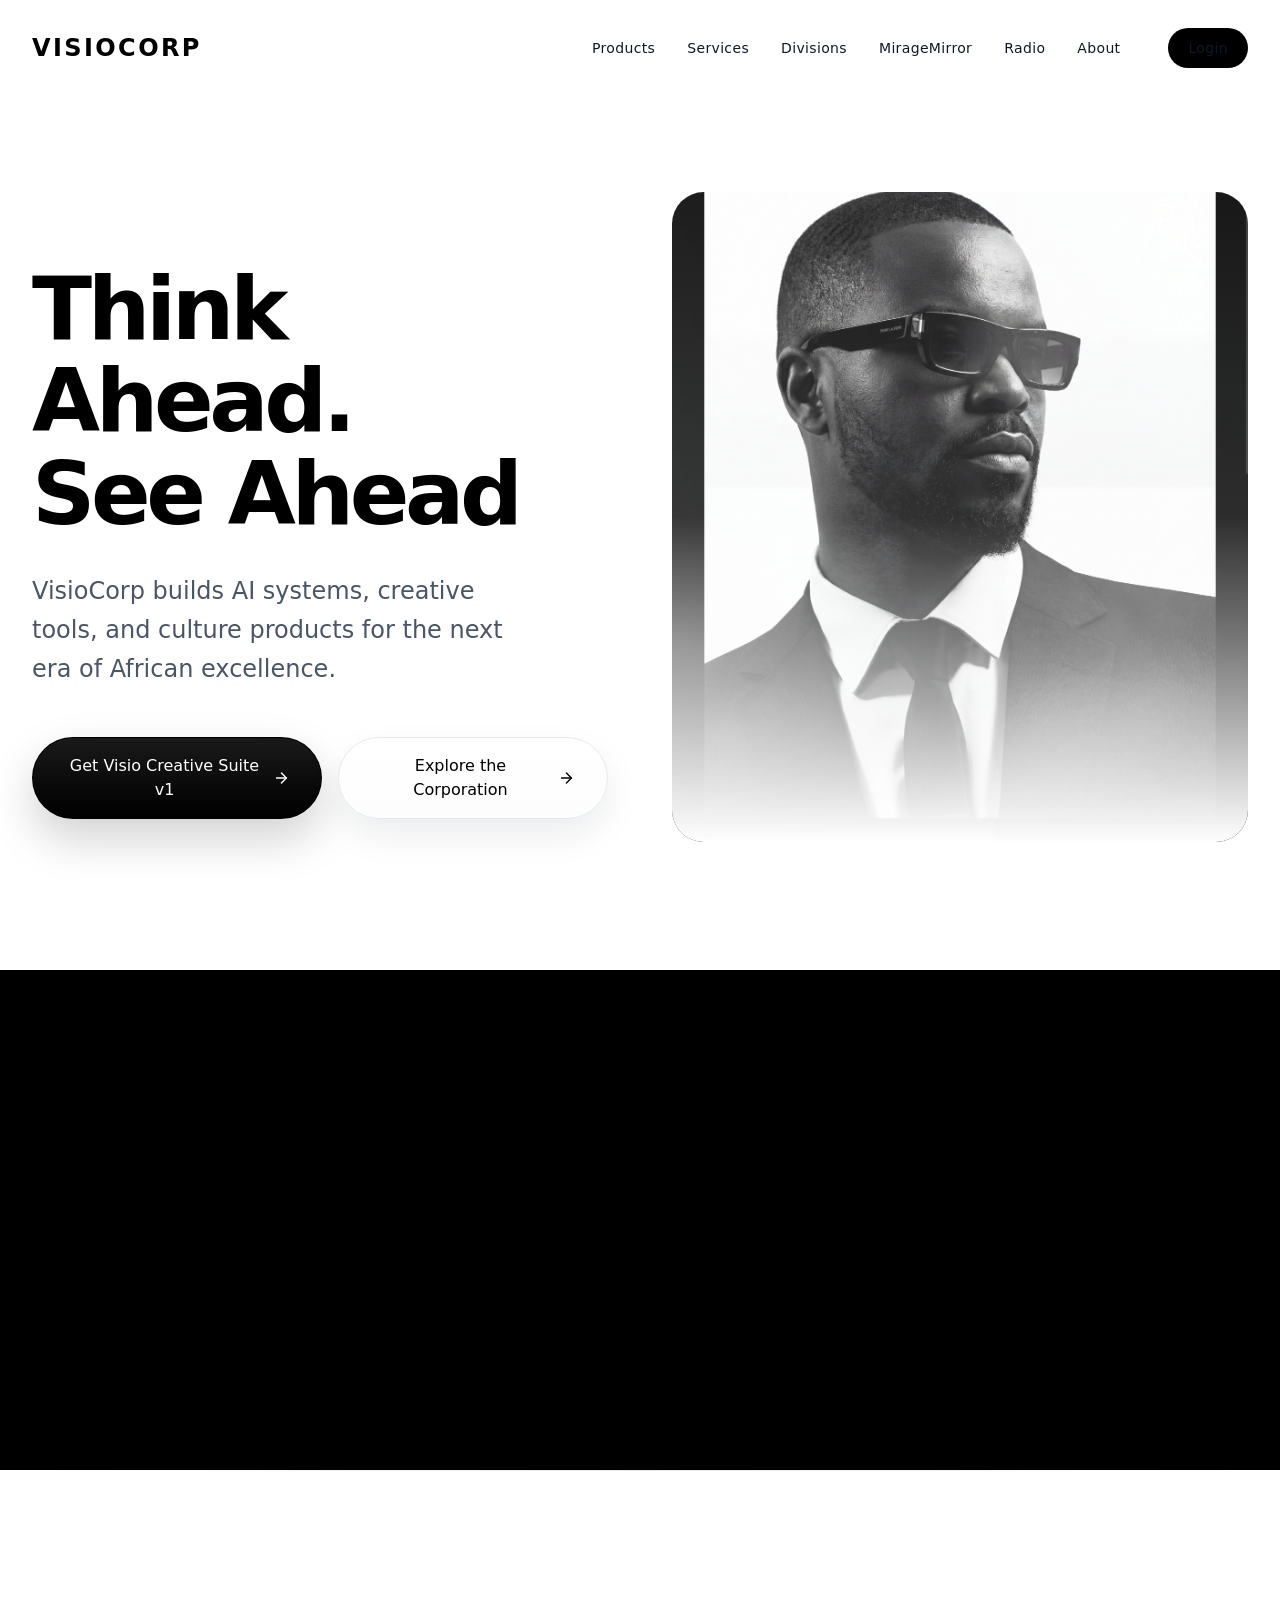
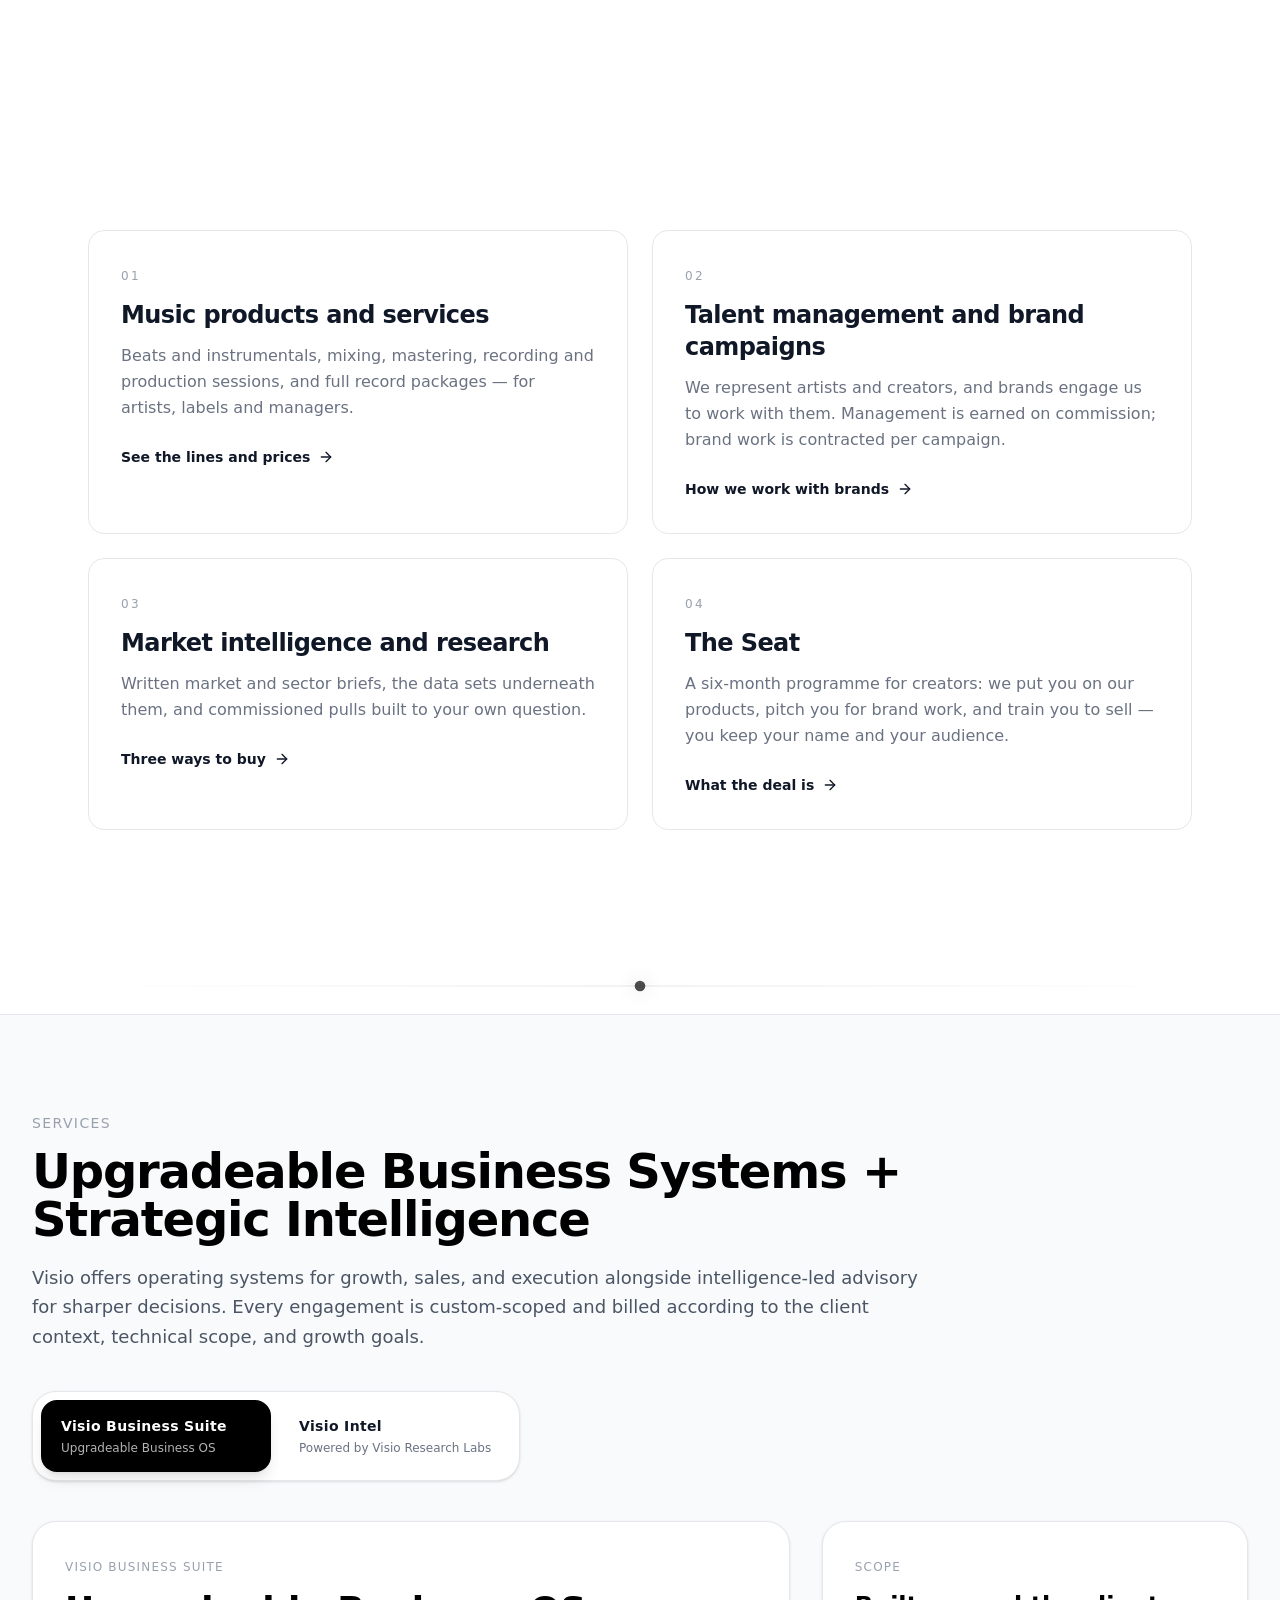
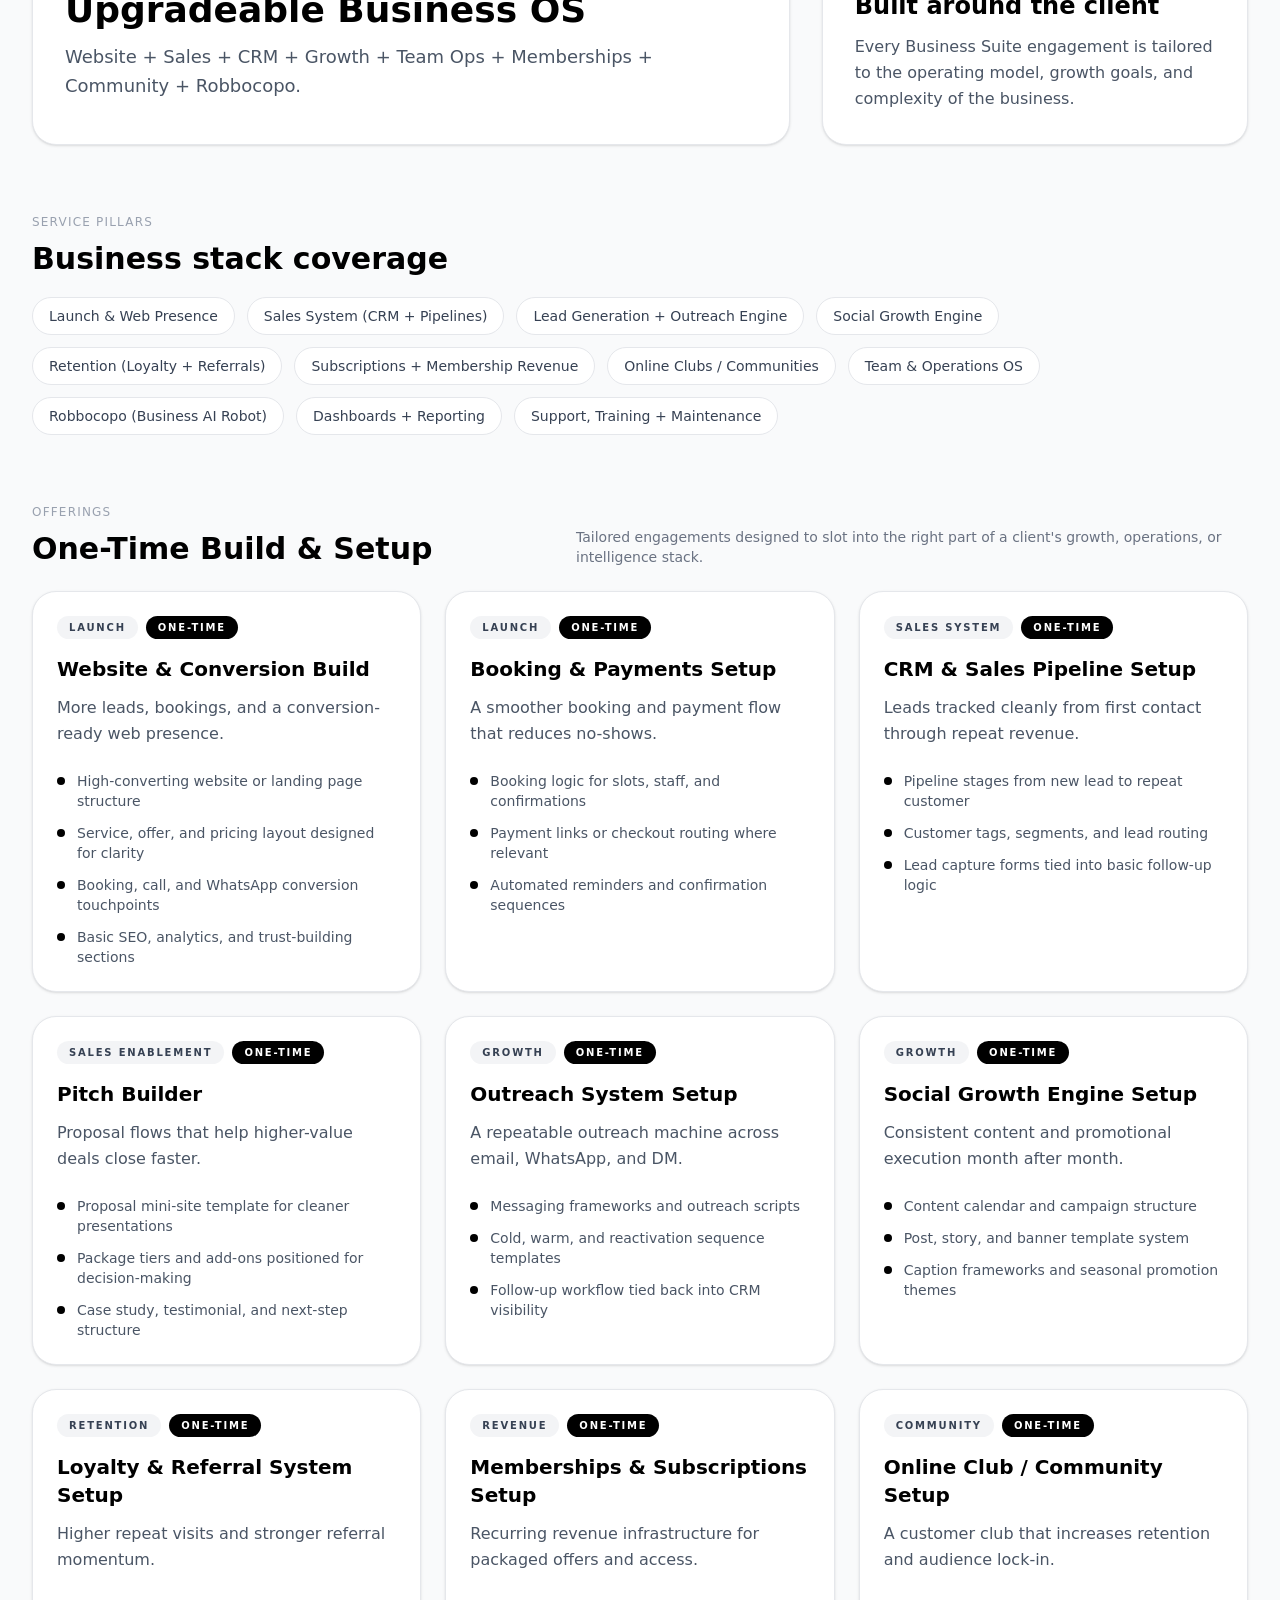
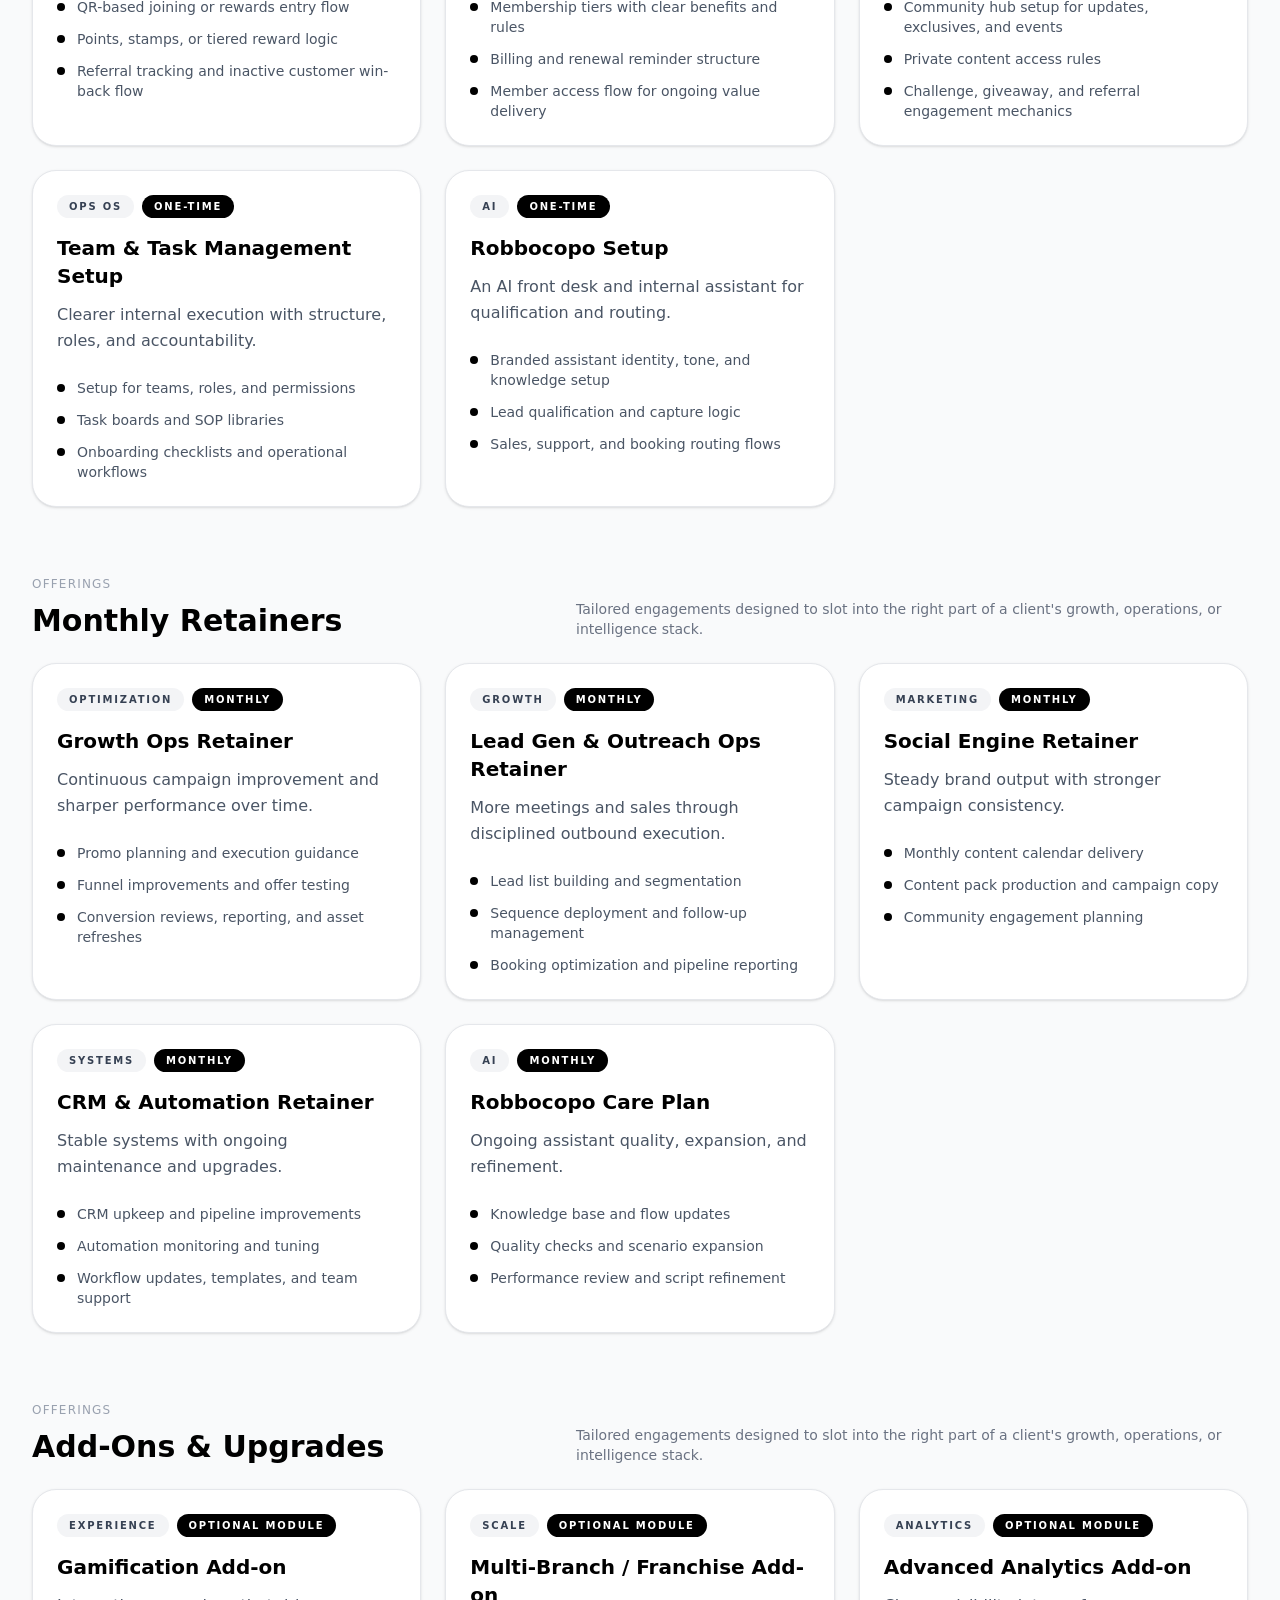
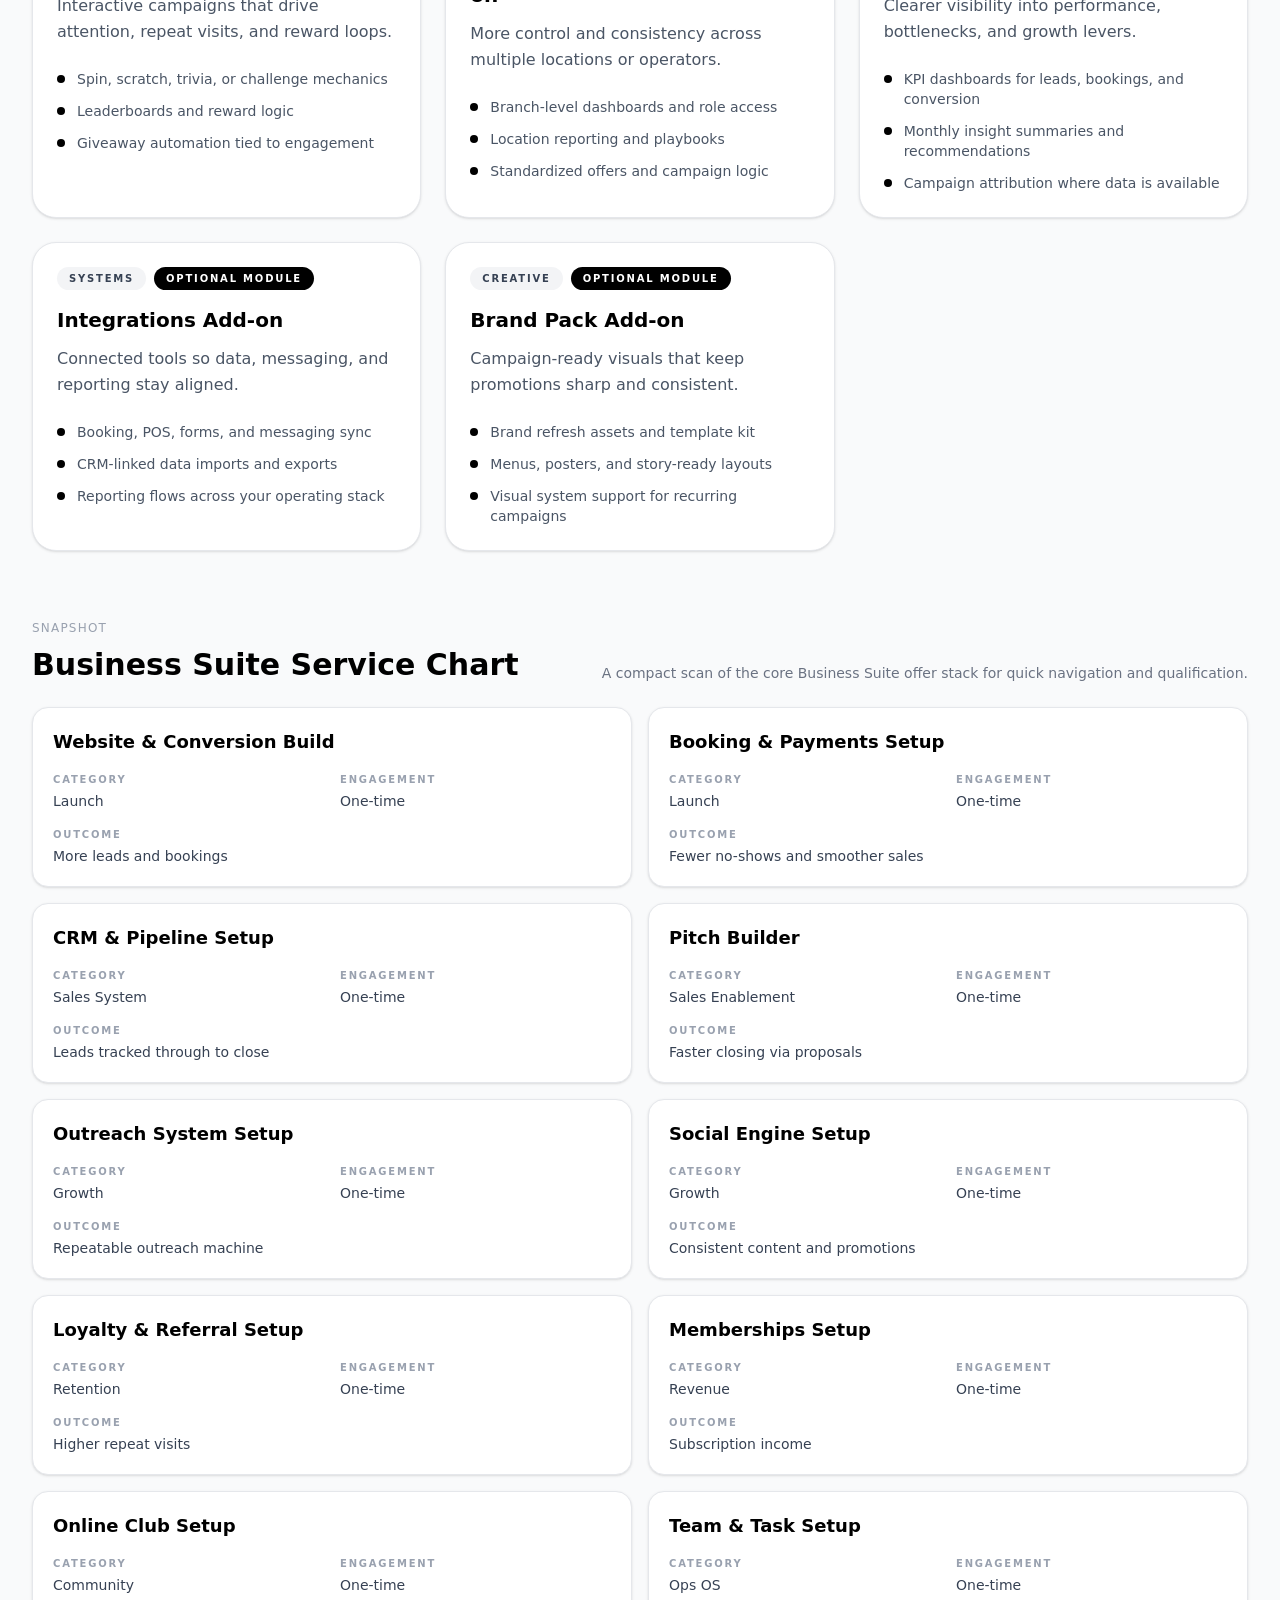
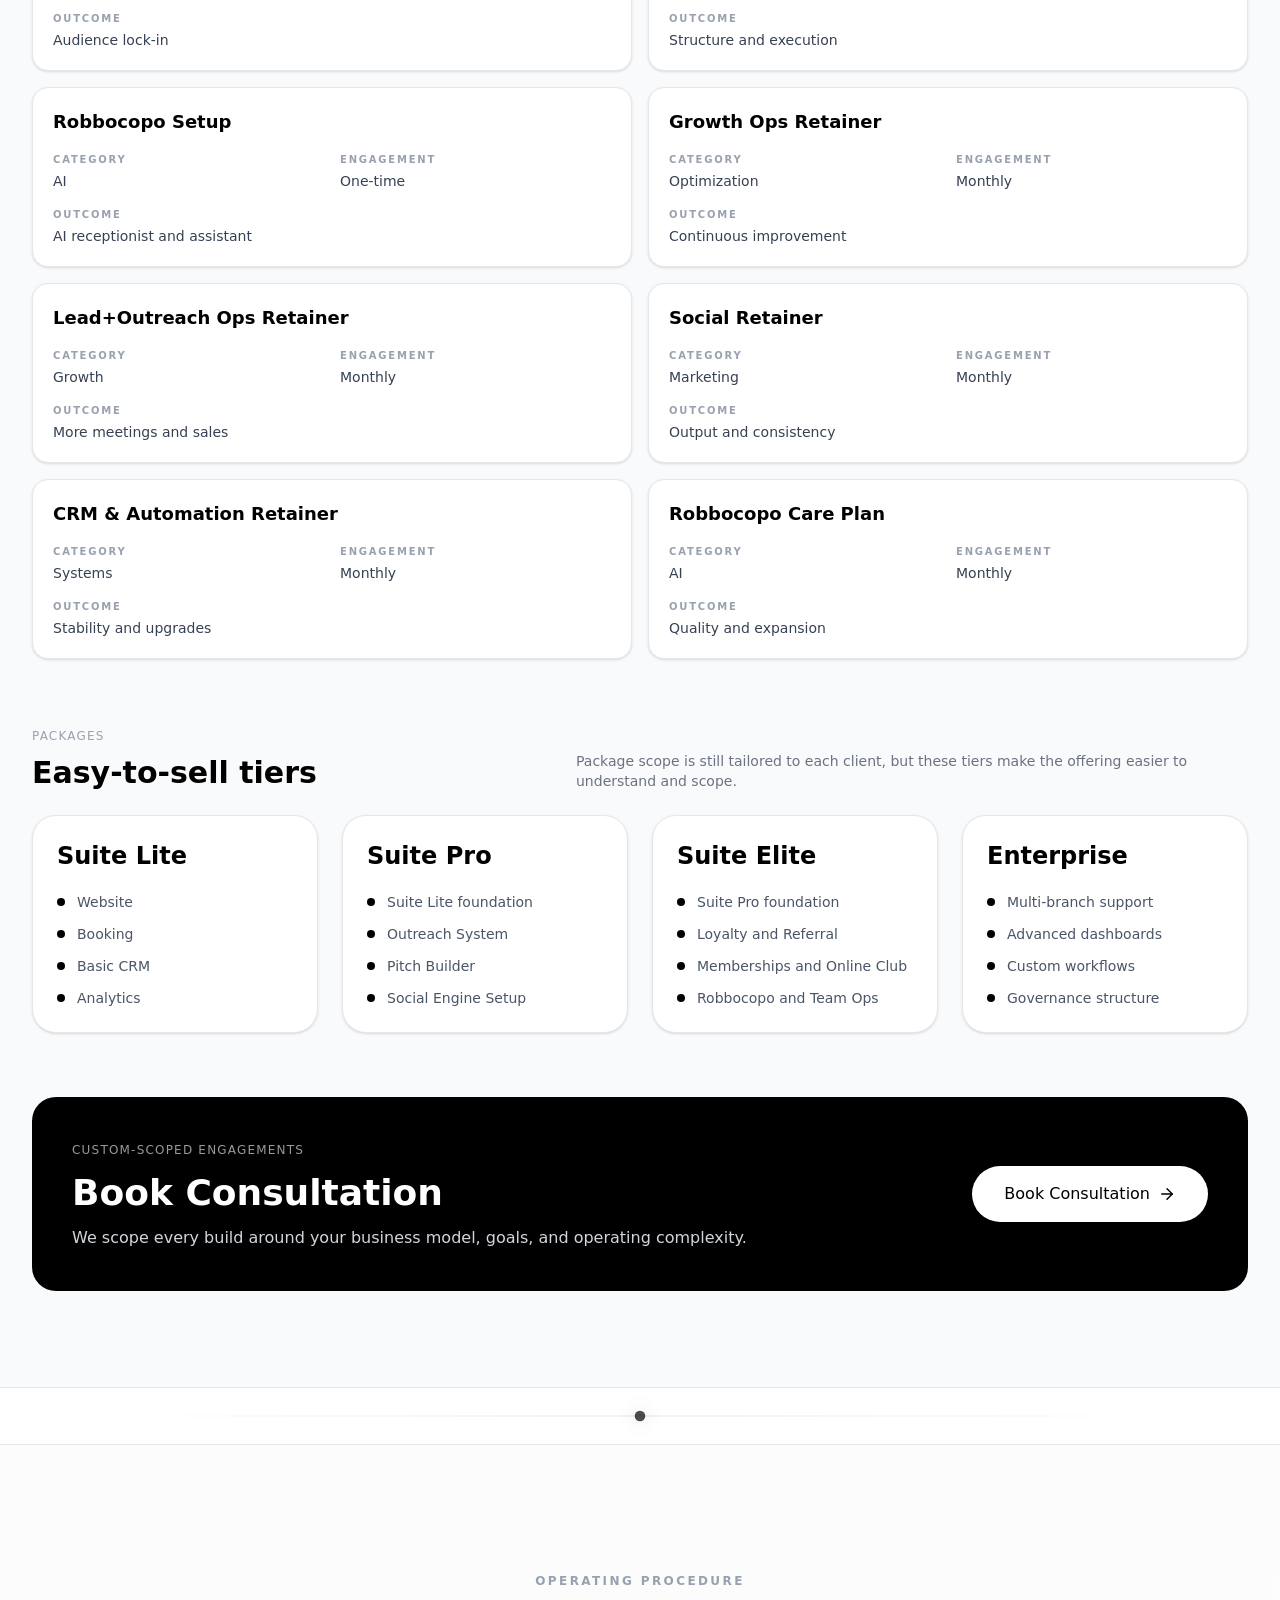
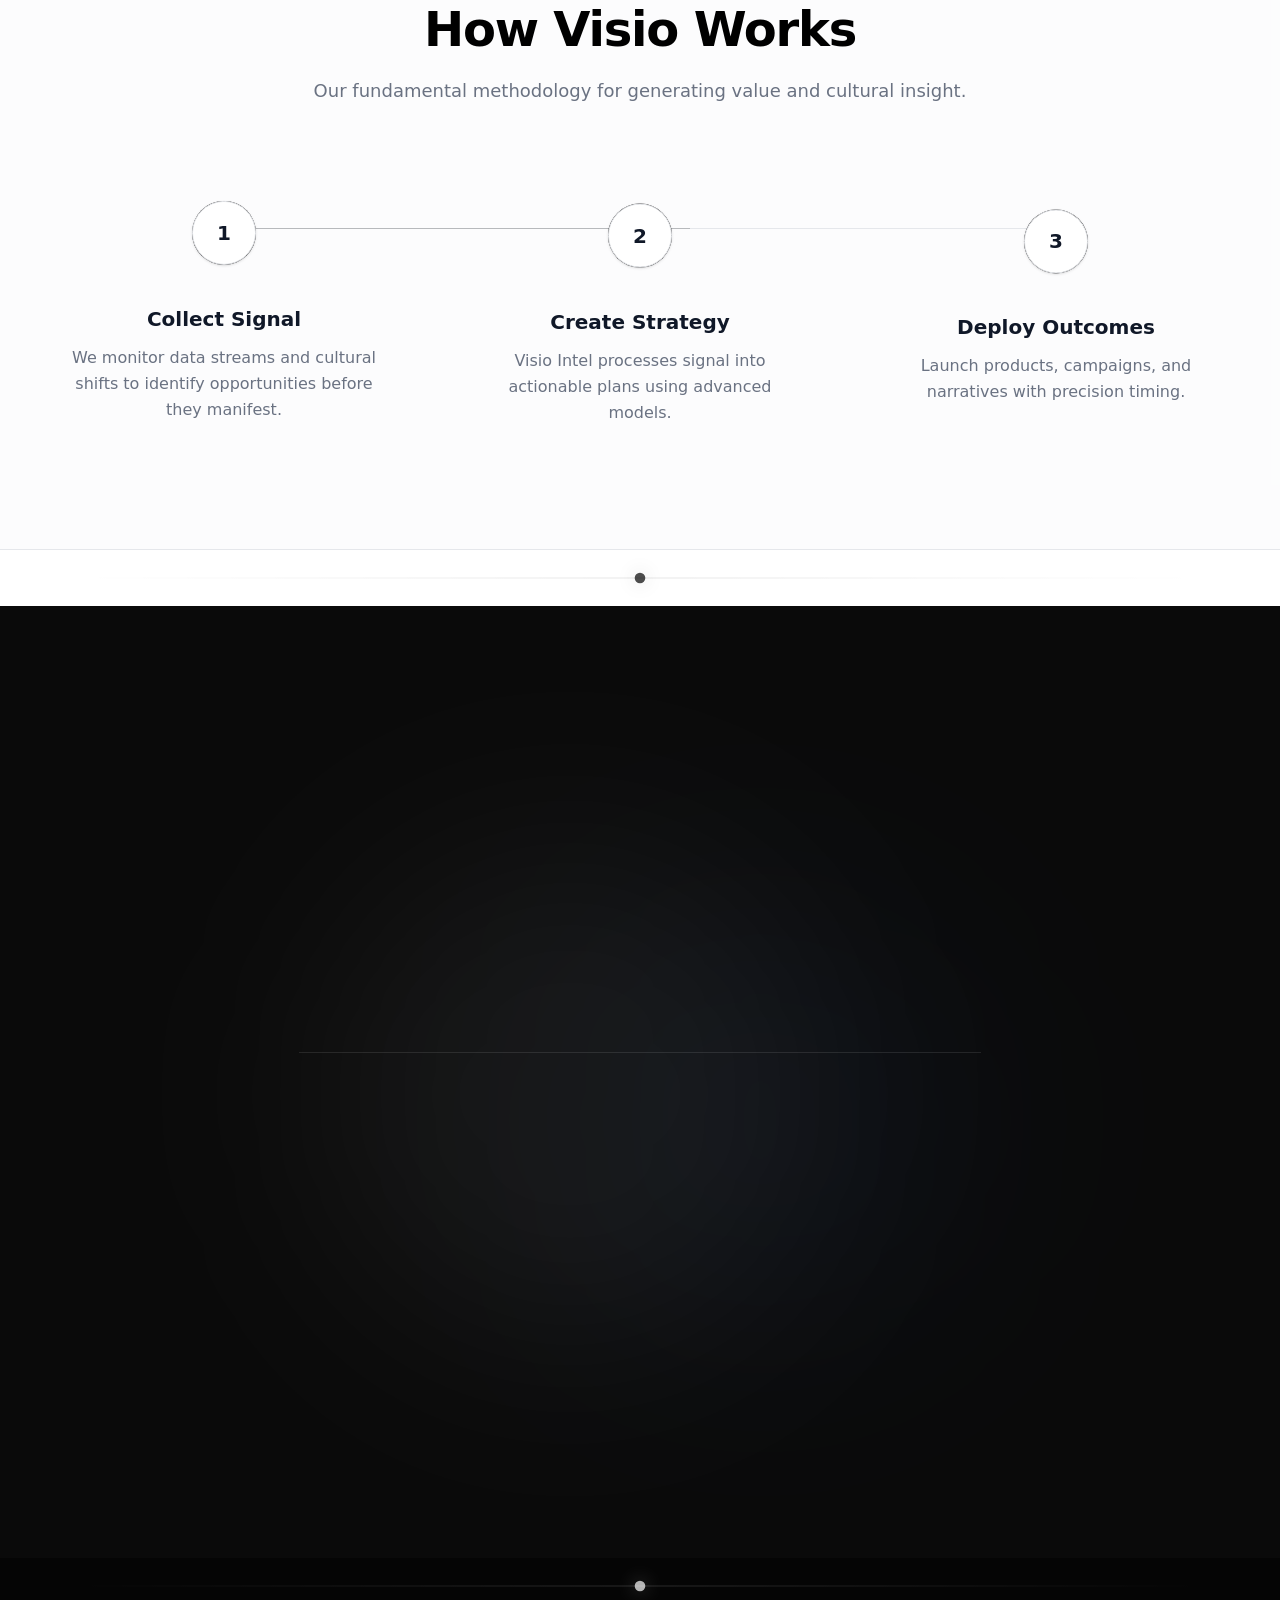
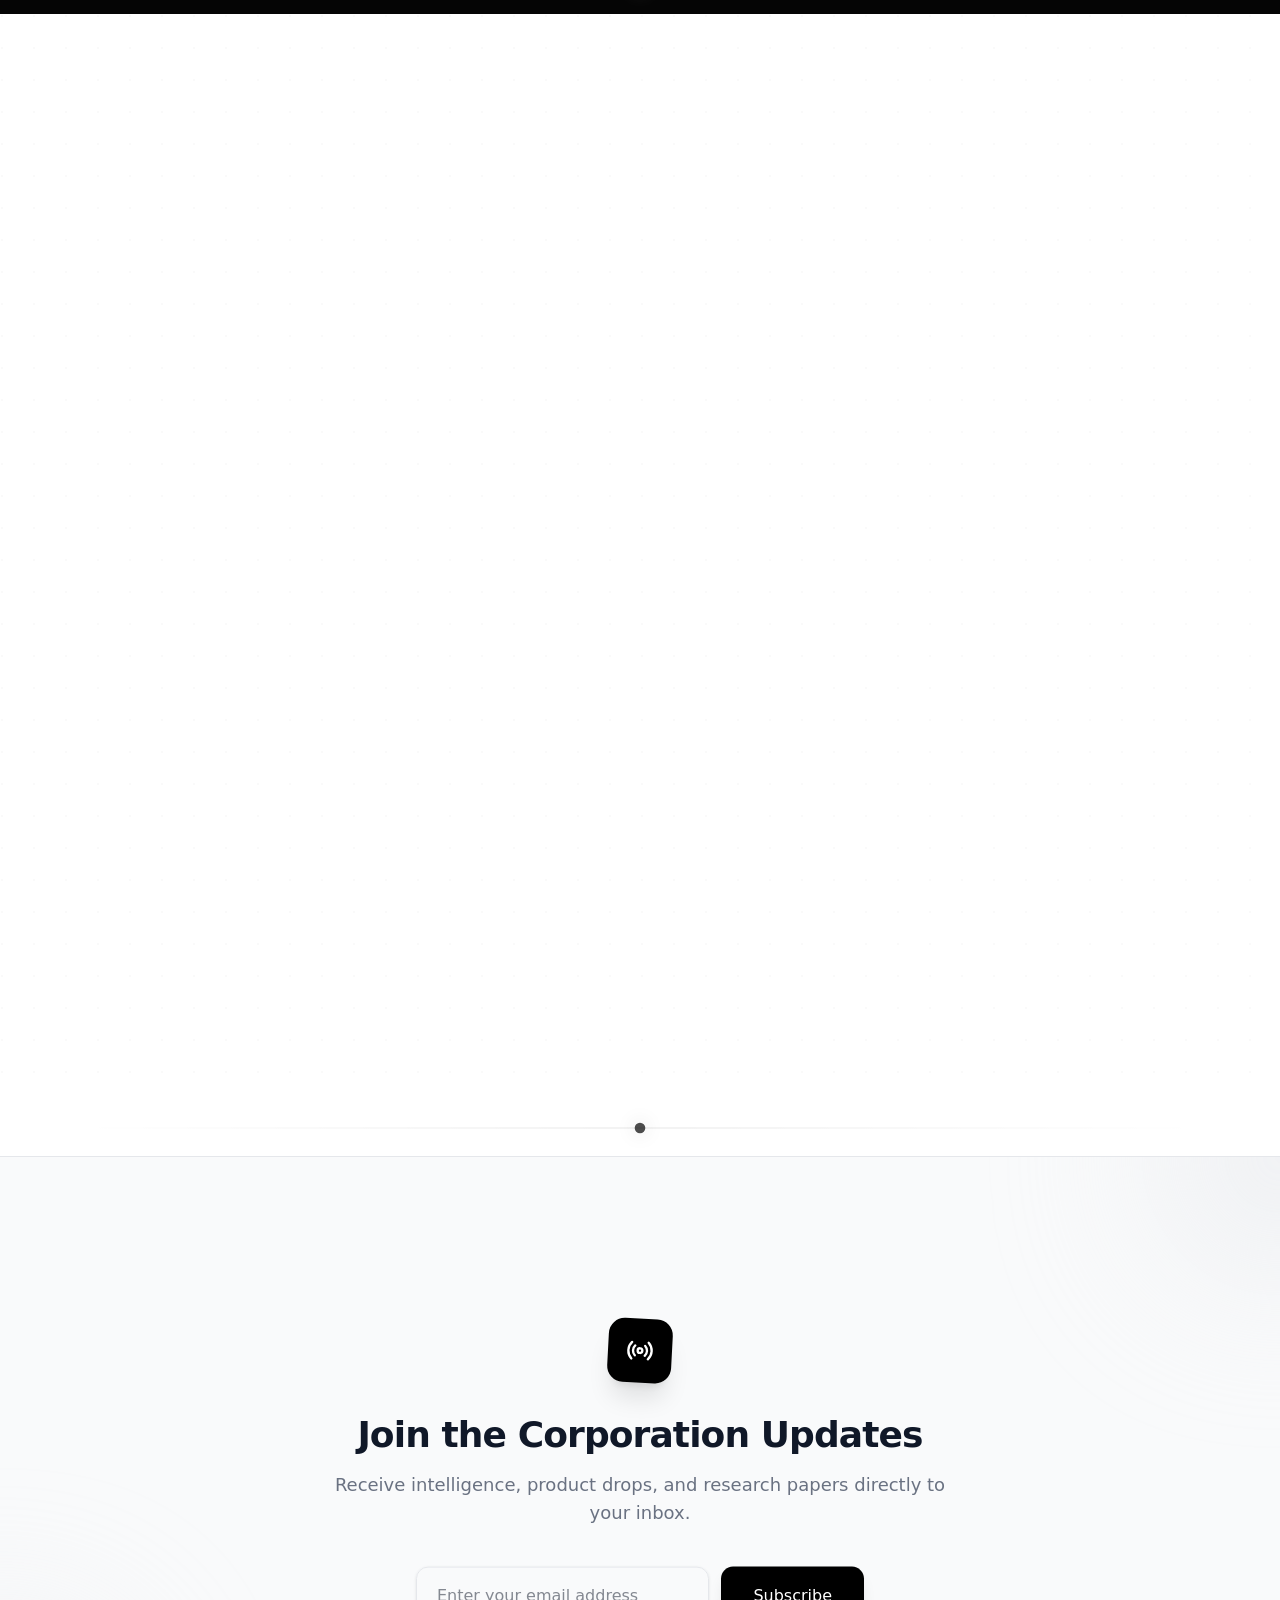
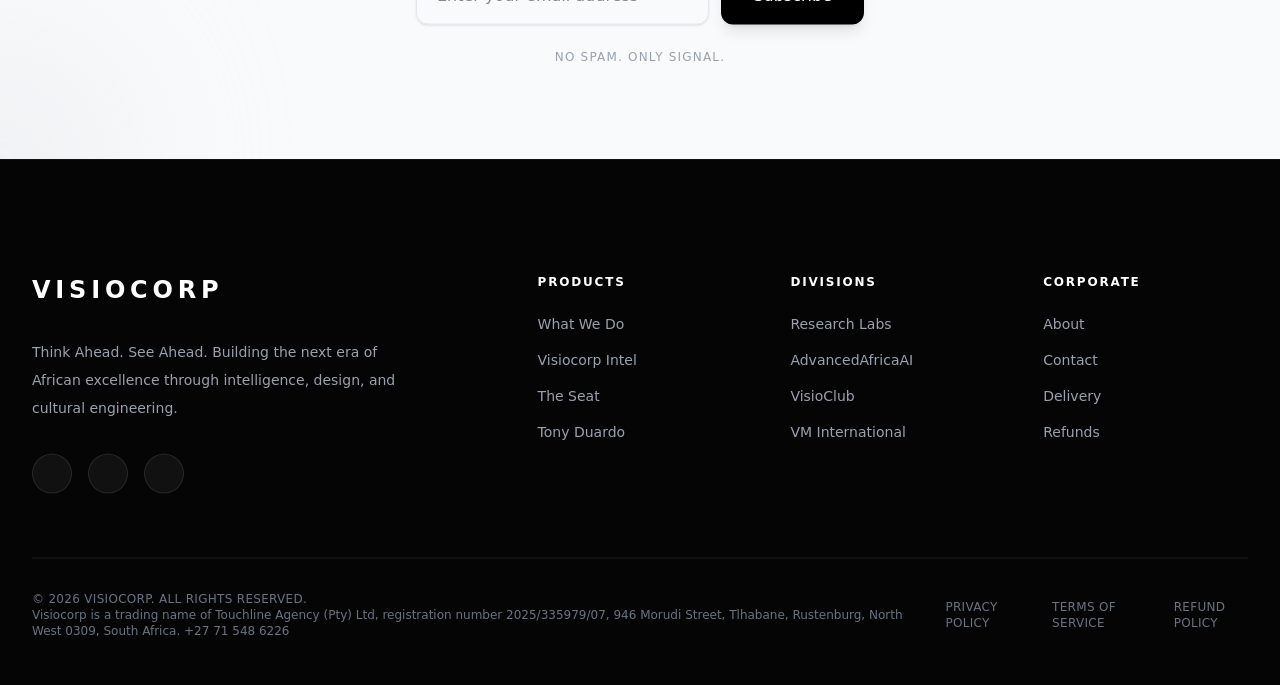
<file: index.html>
<!doctype html>
<html lang="en">
  <head>
    <meta charset="UTF-8" />
    <meta name="viewport" content="width=device-width, initial-scale=1.0" />
    <title>VisioCorp | The Future Corporation</title>
    <meta
      name="description"
      content="VisioCorp builds tools, systems, and culture infrastructure for the next era of African excellence."
    />
    <script type="module" crossorigin src="/assets/index-BpSuCCaU.js"></script>
    <link rel="stylesheet" crossorigin href="/assets/index-R7AMgwIC.css">
  <link rel="icon" href="/favicon.svg" type="image/svg+xml">
<meta property="og:site_name" content="Visiocorp">
<meta property="og:type" content="website">
<meta property="og:title" content="Visiocorp — talent, music and market intelligence">
<meta property="og:description" content="Touchline Agency (Pty) Ltd, trading as Visiocorp. Artist and talent management, music production, release campaigns, and written market intelligence.">
<meta property="og:url" content="https://visiocorp.co/">
<meta name="twitter:card" content="summary">
<link rel="canonical" href="https://visiocorp.co/">
</head>
  <body>
    <div id="root"></div>
  </body>
</html>
</file>
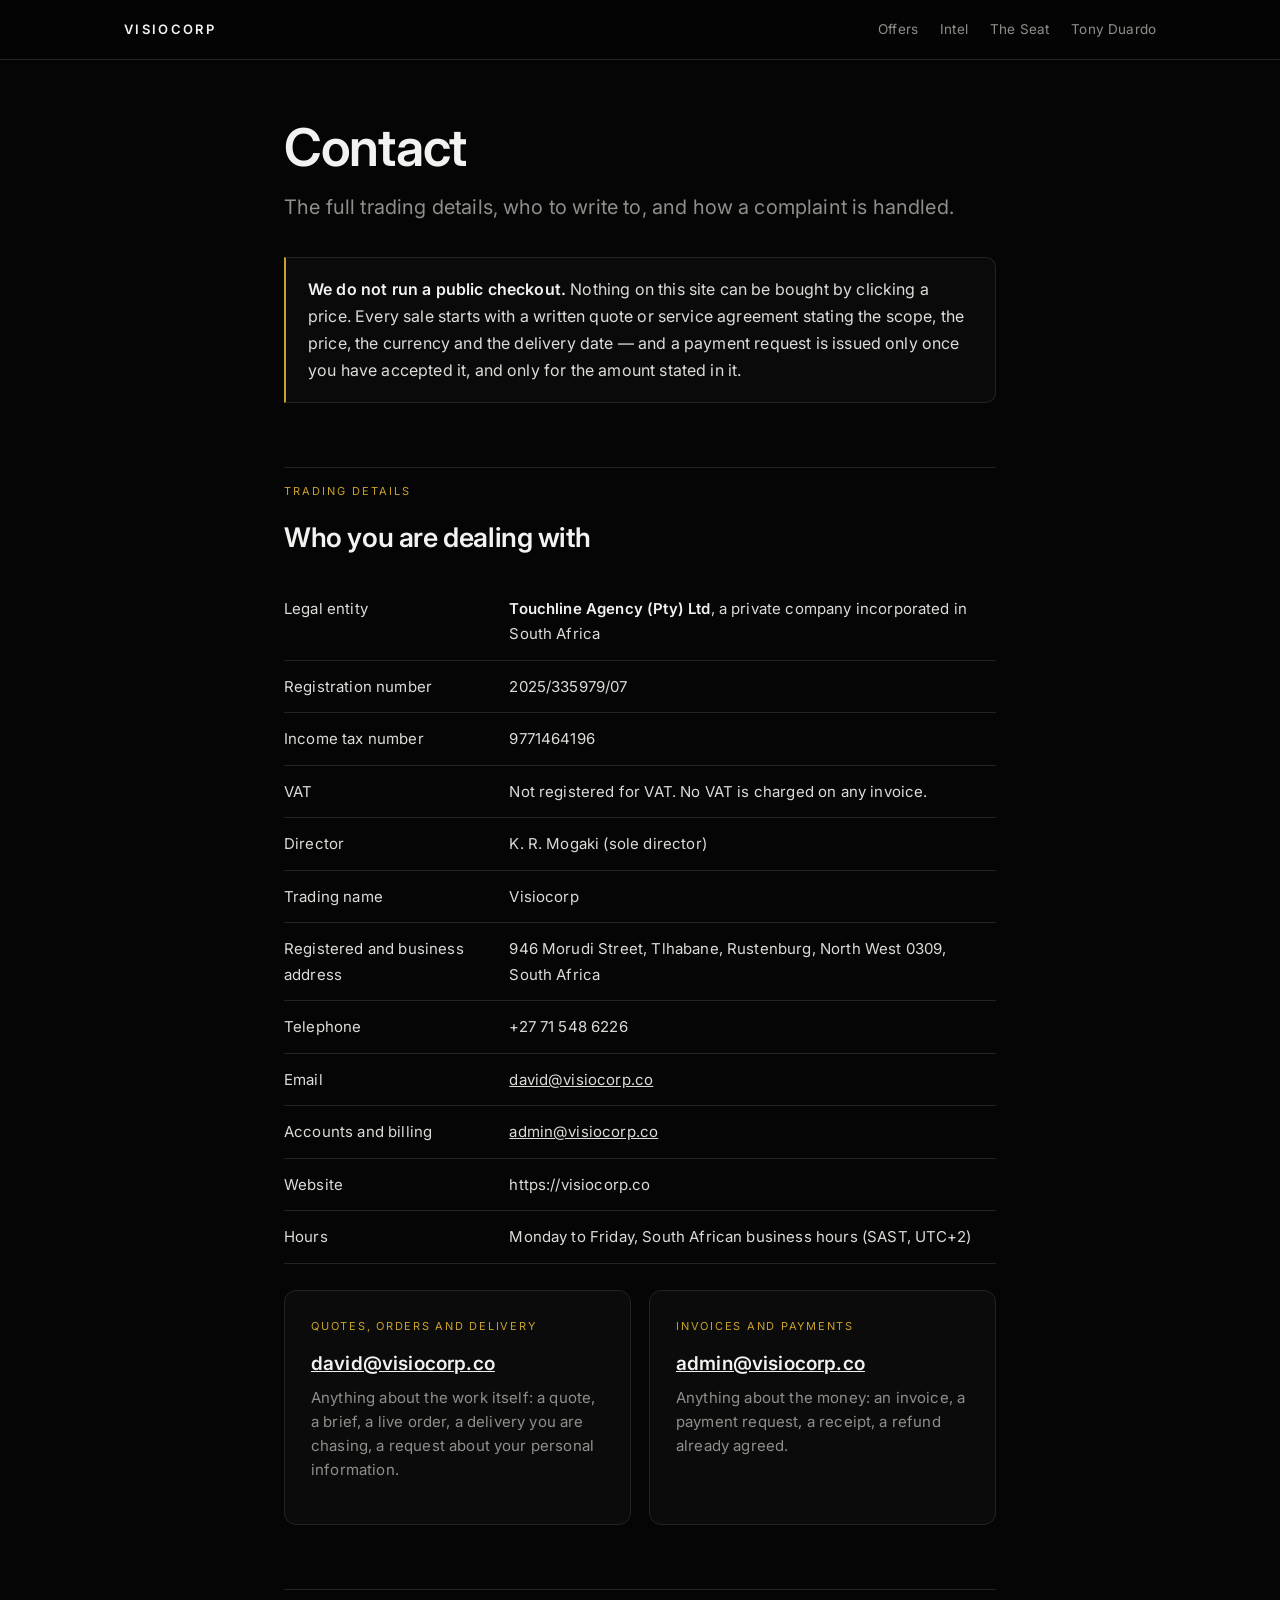
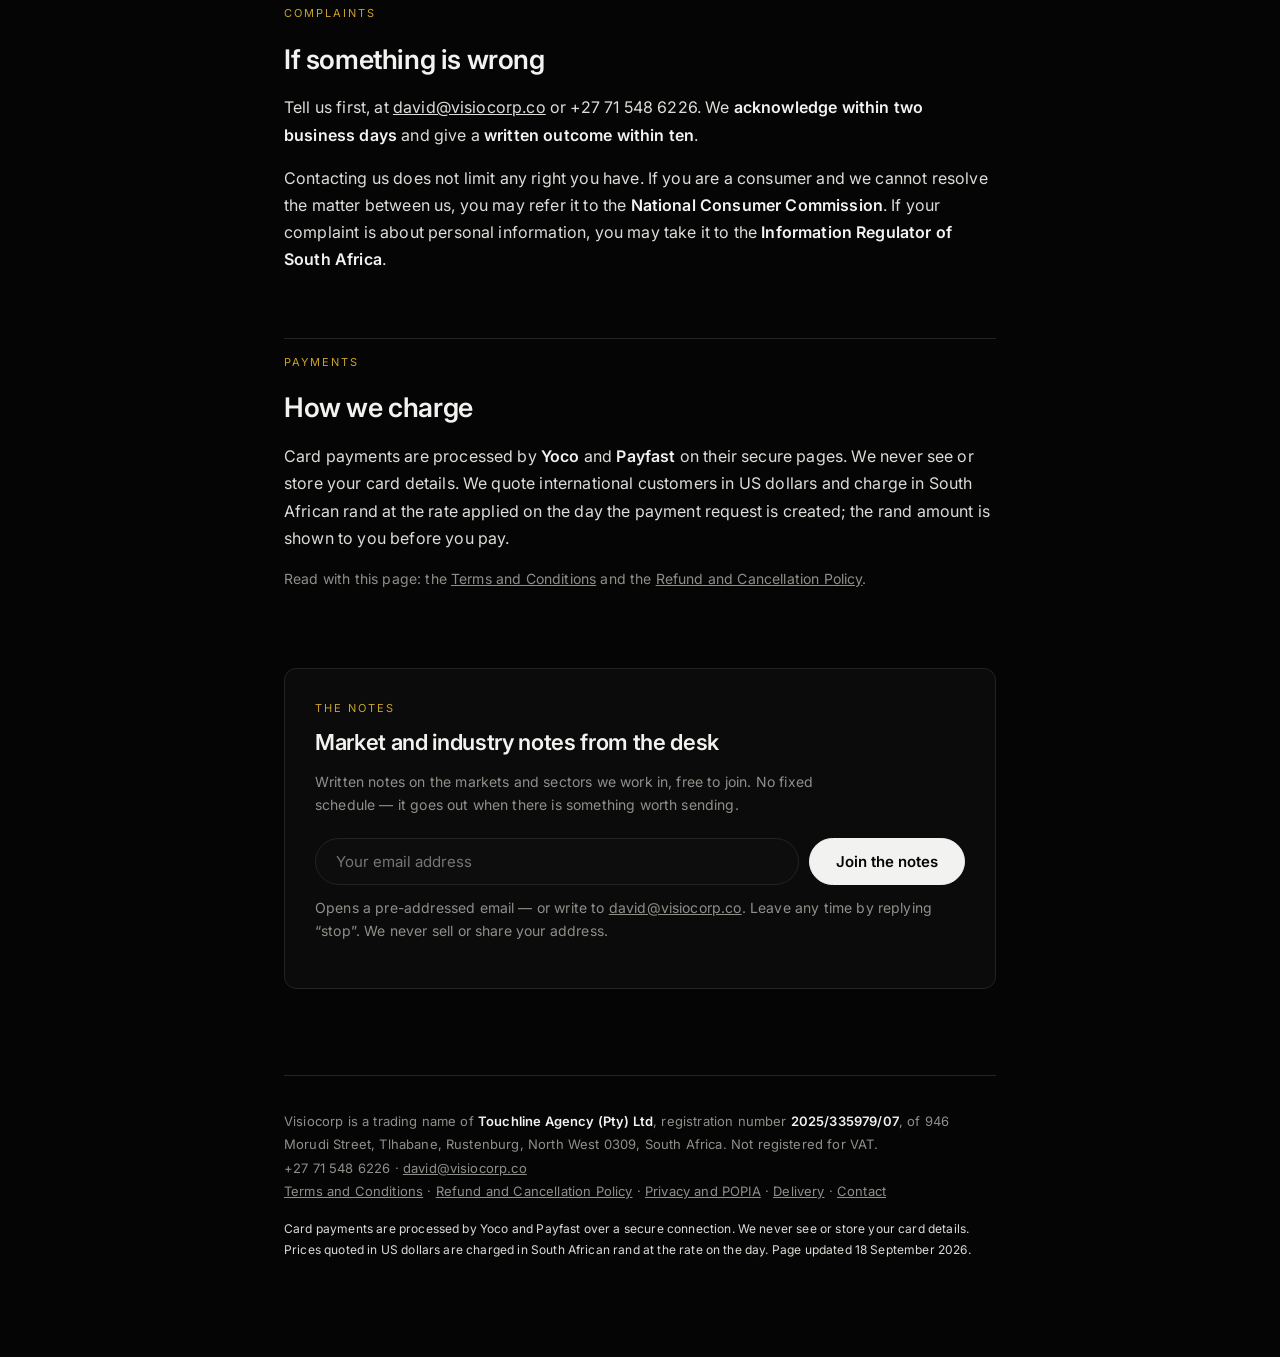
<file: contact/index.html>
<!doctype html>
<html lang="en"><head>
<meta charset="utf-8">
<meta name="viewport" content="width=device-width, initial-scale=1">
<title>Contact — Visiocorp</title>
<meta name="description" content="Trading details, contact addresses, business hours and complaints procedure for Touchline Agency (Pty) Ltd, trading as Visiocorp.">
<link rel="canonical" href="https://visiocorp.co/contact/">
<link rel="icon" href="/favicon.svg" type="image/svg+xml">
<meta property="og:site_name" content="Visiocorp">
<meta property="og:type" content="website">
<meta property="og:title" content="Contact — Visiocorp">
<meta property="og:description" content="Trading details, contact addresses, business hours and complaints procedure for Touchline Agency (Pty) Ltd, trading as Visiocorp.">
<meta property="og:url" content="https://visiocorp.co/contact/">
<meta name="twitter:card" content="summary">
<link rel="preconnect" href="https://fonts.googleapis.com">
<link rel="preconnect" href="https://fonts.gstatic.com" crossorigin>
<link href="https://fonts.googleapis.com/css2?family=Inter:wght@400;600&display=swap" rel="stylesheet">
<style>
:root{--bg:#050505;--fg:#f2f2f0;--mut:#8f8f8a;--line:#232323;--acc:#c9a227;--card:#0b0b0b;
--sans:Inter,'Helvetica Neue',Helvetica,Arial,sans-serif}
*{box-sizing:border-box}
html{scroll-behavior:smooth;-webkit-text-size-adjust:100%}
body{margin:0;background:var(--bg);color:var(--fg);font-family:var(--sans);font-size:16px;
line-height:1.7;letter-spacing:.01em;-webkit-font-smoothing:antialiased}
a{color:inherit}
.wrap{max-width:760px;margin:0 auto;padding:0 24px 96px}
.wrap.wide{max-width:1080px}
header.top{border-bottom:1px solid var(--line);position:sticky;top:0;background:rgba(5,5,5,.93);
backdrop-filter:blur(10px);z-index:20}
header.top .bar{max-width:1080px;margin:0 auto;padding:18px 24px;display:flex;align-items:center;
justify-content:space-between;gap:20px;flex-wrap:wrap}
.brand{font-weight:600;letter-spacing:.18em;text-transform:uppercase;font-size:13px;text-decoration:none;white-space:nowrap}
nav.main{display:flex;gap:22px;flex-wrap:wrap}
nav.main a{font-size:13.5px;color:var(--mut);text-decoration:none}
nav.main a:hover,nav.main a[aria-current]{color:var(--fg)}
h1{font-size:clamp(32px,6vw,52px);line-height:1.07;font-weight:600;letter-spacing:-.025em;margin:60px 0 16px}
.sub{color:var(--mut);font-size:clamp(17px,2.2vw,20px);line-height:1.55;margin:0 0 34px;max-width:60ch}
h2{font-size:clamp(21px,3vw,27px);font-weight:600;letter-spacing:-.015em;margin:56px 0 12px;scroll-margin-top:80px}
h3{font-size:17px;font-weight:600;margin:28px 0 6px}
p{margin:0 0 16px;color:#dcdcd8}
ul,ol{margin:0 0 16px;padding-left:22px;color:#dcdcd8}
li{margin:0 0 9px}
strong,b{color:var(--fg);font-weight:600}
.eyebrow{font-size:11px;letter-spacing:.18em;text-transform:uppercase;color:var(--acc);
border-top:1px solid var(--line);padding-top:14px;margin:64px 0 14px}
.eyebrow+h2{margin-top:0}
.small{font-size:14px;color:var(--mut);line-height:1.6}
.grid{display:grid;gap:18px;margin:26px 0 0}
.grid.c2{grid-template-columns:repeat(auto-fit,minmax(260px,1fr))}
.grid.c3{grid-template-columns:repeat(auto-fit,minmax(240px,1fr))}
.card{border:1px solid var(--line);border-radius:12px;padding:26px;background:var(--card);
display:flex;flex-direction:column}
.card.feat{border-color:var(--acc)}
.card .k{font-size:11px;letter-spacing:.16em;text-transform:uppercase;color:var(--acc);margin-bottom:12px}
.card h3{margin:0 0 6px;font-size:19px}
.card p{font-size:15px;line-height:1.6}
.price{font-size:38px;line-height:1;font-weight:600;letter-spacing:-.03em;margin:6px 0 2px}
.price span{font-size:13px;font-weight:400;color:var(--mut);letter-spacing:.06em;margin-left:6px}
.zar{font-size:13px;color:var(--mut);margin:0 0 16px}
.btn{display:inline-block;padding:13px 26px;border-radius:999px;text-decoration:none;font-size:15px;
font-weight:600;border:1px solid var(--fg);color:var(--bg);background:var(--fg);transition:.15s;margin-top:auto}
.btn:hover{opacity:.86}
.btn.ghost{background:transparent;color:var(--fg)}
.btn.gold{background:var(--acc);border-color:var(--acc);color:#161200}
.btn.wide{display:block;text-align:center}
table{width:100%;border-collapse:collapse;margin:22px 0;font-size:15px}
th{text-align:left;font-size:11px;letter-spacing:.14em;text-transform:uppercase;color:var(--mut);
border-bottom:1px solid var(--line);padding:0 14px 10px 0;font-weight:600}
td{border-bottom:1px solid var(--line);padding:13px 14px 13px 0;vertical-align:top;color:#dcdcd8}
td.r,th.r{text-align:right;padding-right:0;white-space:nowrap}
.note{border:1px solid var(--line);border-left:2px solid var(--acc);border-radius:0 10px 10px 0;
padding:18px 22px;margin:28px 0;background:#0a0a0a}
.note p:last-child{margin:0}
form.sub-form{display:flex;gap:10px;flex-wrap:wrap;margin:22px 0 0}
form.sub-form input{flex:1 1 240px;background:#0d0d0d;border:1px solid var(--line);border-radius:999px;
padding:13px 20px;color:var(--fg);font-family:inherit;font-size:15px}
form.sub-form input:focus{outline:none;border-color:var(--acc)}
form.sub-form button{padding:13px 26px;border-radius:999px;border:1px solid var(--fg);background:var(--fg);
color:var(--bg);font-family:inherit;font-size:15px;font-weight:600;cursor:pointer}
.nl{border:1px solid var(--line);border-radius:12px;padding:30px;margin:78px 0 0;background:var(--card)}
.nl .k{font-size:11px;letter-spacing:.18em;text-transform:uppercase;color:var(--acc)}
.nl h2{margin:6px 0 10px!important;font-size:22px}
footer.site{border-top:1px solid var(--line);margin-top:86px;padding:34px 0 0;color:var(--mut);
font-size:13px;line-height:1.8}
footer.site a{color:var(--mut)}
footer.site .pay{margin:14px 0 0;font-size:12px}
@media(max-width:600px){h1{margin-top:40px}.card{padding:22px}}
@media print{body{background:#fff;color:#111}header.top{display:none}p,td,li{color:#222}}
</style>
</head><body>
<header class=top><div class=bar>
  <a class=brand href="/">Visiocorp</a>
  <nav class=main><a href="/offers/">Offers</a><a href="/intel/">Intel</a><a href="/the-seat/">The Seat</a><a href="/tony-duardo/">Tony Duardo</a></nav>
</div></header>
<main class="wrap">
  <h1>Contact</h1>
  <p class=sub>The full trading details, who to write to, and how a complaint is handled.</p>
<div class=note>
  <p><strong>We do not run a public checkout.</strong> Nothing on this site can be bought
  by clicking a price. Every sale starts with a written quote or service agreement stating
  the scope, the price, the currency and the delivery date — and a payment request is
  issued only once you have accepted it, and only for the amount stated in it.</p>
</div>

<p class=eyebrow>Trading details</p>
<h2>Who you are dealing with</h2>
<table>
  <tr><td>Legal entity</td><td><strong>Touchline Agency (Pty) Ltd</strong>, a private company incorporated in South Africa</td></tr>
  <tr><td>Registration number</td><td>2025/335979/07</td></tr>
  <tr><td>Income tax number</td><td>9771464196</td></tr>
  <tr><td>VAT</td><td>Not registered for VAT. No VAT is charged on any invoice.</td></tr>
  <tr><td>Director</td><td>K. R. Mogaki (sole director)</td></tr>
  <tr><td>Trading name</td><td>Visiocorp</td></tr>
  <tr><td>Registered and business address</td><td>946 Morudi Street, Tlhabane, Rustenburg, North West 0309, South Africa</td></tr>
  <tr><td>Telephone</td><td>+27 71 548 6226</td></tr>
  <tr><td>Email</td><td><a href="mailto:david@visiocorp.co">david@visiocorp.co</a></td></tr>
  <tr><td>Accounts and billing</td><td><a href="mailto:admin@visiocorp.co">admin@visiocorp.co</a></td></tr>
  <tr><td>Website</td><td>https://visiocorp.co</td></tr>
  <tr><td>Hours</td><td>Monday to Friday, South African business hours (SAST, UTC+2)</td></tr>
</table>

<div class="grid c2">
  <div class=card>
    <div class=k>Quotes, orders and delivery</div>
    <h3><a href="mailto:david@visiocorp.co">david@visiocorp.co</a></h3>
    <p class=small>Anything about the work itself: a quote, a brief, a live order, a
    delivery you are chasing, a request about your personal information.</p>
  </div>
  <div class=card>
    <div class=k>Invoices and payments</div>
    <h3><a href="mailto:admin@visiocorp.co">admin@visiocorp.co</a></h3>
    <p class=small>Anything about the money: an invoice, a payment request, a receipt,
    a refund already agreed.</p>
  </div>
</div>

<p class=eyebrow>Complaints</p>
<h2>If something is wrong</h2>
<p>Tell us first, at <a href="mailto:david@visiocorp.co">david@visiocorp.co</a> or +27 71 548 6226. We <strong>acknowledge within two
business days</strong> and give a <strong>written outcome within ten</strong>.</p>
<p>Contacting us does not limit any right you have. If you are a consumer and we cannot
resolve the matter between us, you may refer it to the <strong>National Consumer
Commission</strong>. If your complaint is about personal information, you may take it to
the <strong>Information Regulator of South Africa</strong>.</p>

<p class=eyebrow>Payments</p>
<h2>How we charge</h2>
<p>Card payments are processed by <strong>Yoco</strong> and <strong>Payfast</strong> on
their secure pages. We never see or store your card details. We quote international
customers in US dollars and charge in South African rand at the rate applied on the day
the payment request is created; the rand amount is shown to you before you pay.</p>

<p class=small>Read with this page: the <a href="/terms/">Terms and Conditions</a> and the <a href="/refund-policy/">Refund and Cancellation Policy</a>.</p>
  
  <section class=nl>
    <div class=k>The notes</div>
    <h2 style="margin-top:6px">Market and industry notes from the desk</h2>
    <p class=small style="max-width:56ch">Written notes on the markets and sectors we work in, free to join.
    No fixed schedule &mdash; it goes out when there is something worth sending.</p>
    <form class=sub-form onsubmit="var a=this.email.value.trim();if(!a)return false;
      window.location.href='mailto:david@visiocorp.co?subject='+encodeURIComponent('Subscribe — the notes')
      +'&amp;body='+encodeURIComponent('Please add '+a+' to the notes list.');return false;">
      <input type=email name=email required placeholder="Your email address" aria-label="Your email address">
      <button type=submit>Join the notes</button>
    </form>
    <p class=small style="margin-top:12px">Opens a pre-addressed email &mdash; or write to
    <a href="mailto:david@visiocorp.co?subject=Subscribe%20%E2%80%94%20the%20notes">david@visiocorp.co</a>.
    Leave any time by replying &ldquo;stop&rdquo;. We never sell or share your address.</p>
  </section>
  <footer class=site>
    Visiocorp is a trading name of <strong>Touchline Agency (Pty) Ltd</strong>, registration number <strong>2025/335979/07</strong>, of 946 Morudi Street, Tlhabane, Rustenburg, North West 0309, South Africa. Not registered for VAT.<br>
    +27 71 548 6226 &middot; <a href="mailto:david@visiocorp.co">david@visiocorp.co</a><br>
    <a href="/terms/">Terms and Conditions</a> &middot; <a href="/refund-policy/">Refund and Cancellation Policy</a> &middot; <a href="/privacy/">Privacy and POPIA</a> &middot; <a href="/delivery/">Delivery</a> &middot; <a href="/contact/">Contact</a>
    <p class=pay>Card payments are processed by Yoco and Payfast over a secure connection.
    We never see or store your card details. Prices quoted in US dollars are charged in South
    African rand at the rate on the day. Page updated 18 September 2026.</p>
  </footer>
</main>
</body></html>
</file>
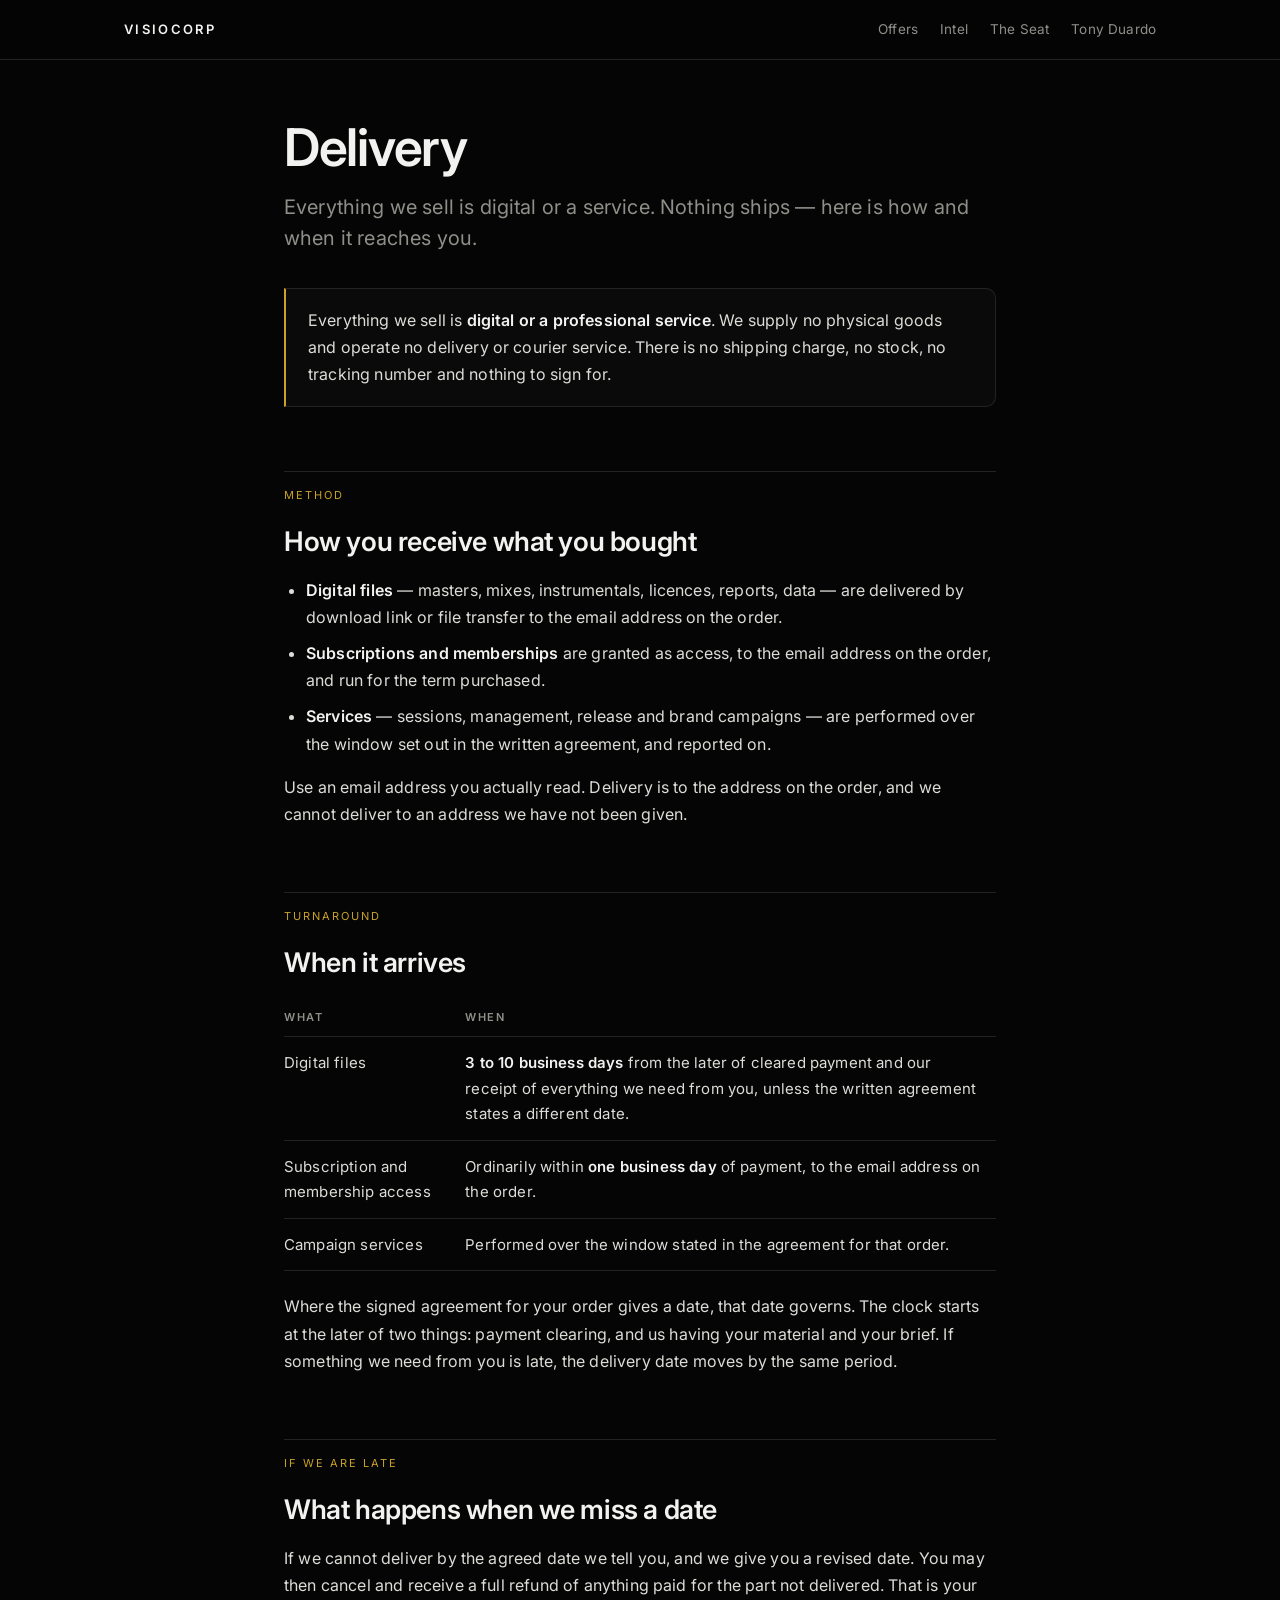
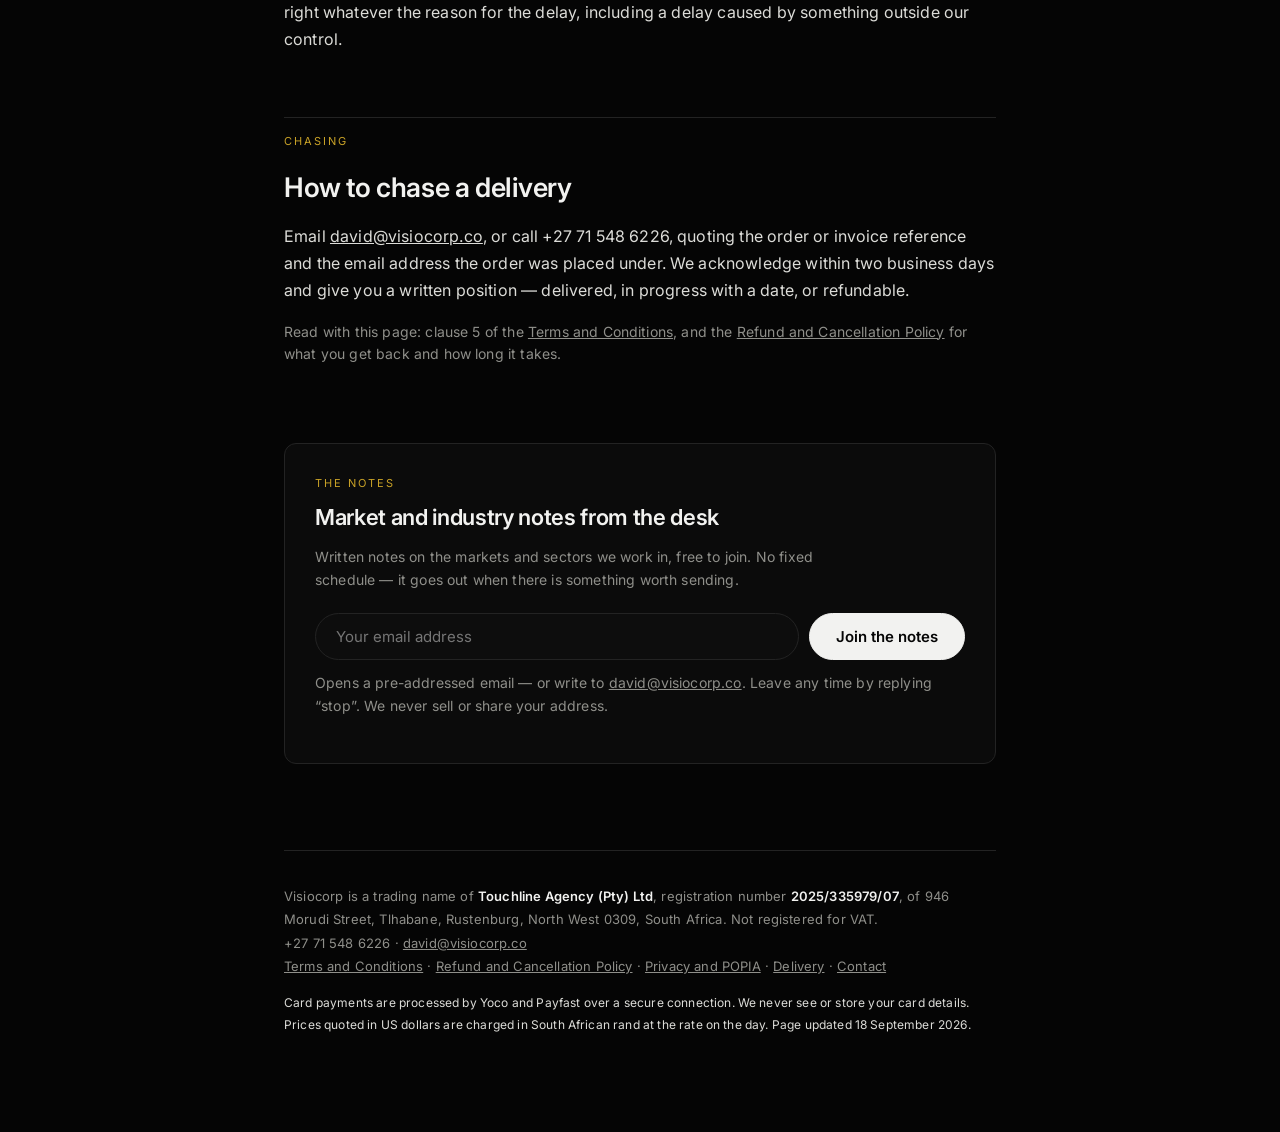
<file: delivery/index.html>
<!doctype html>
<html lang="en"><head>
<meta charset="utf-8">
<meta name="viewport" content="width=device-width, initial-scale=1">
<title>Delivery — Visiocorp</title>
<meta name="description" content="Digital delivery and service turnaround times for Visiocorp orders. No physical goods, no courier.">
<link rel="canonical" href="https://visiocorp.co/delivery/">
<link rel="icon" href="/favicon.svg" type="image/svg+xml">
<meta property="og:site_name" content="Visiocorp">
<meta property="og:type" content="website">
<meta property="og:title" content="Delivery — Visiocorp">
<meta property="og:description" content="Digital delivery and service turnaround times for Visiocorp orders. No physical goods, no courier.">
<meta property="og:url" content="https://visiocorp.co/delivery/">
<meta name="twitter:card" content="summary">
<link rel="preconnect" href="https://fonts.googleapis.com">
<link rel="preconnect" href="https://fonts.gstatic.com" crossorigin>
<link href="https://fonts.googleapis.com/css2?family=Inter:wght@400;600&display=swap" rel="stylesheet">
<style>
:root{--bg:#050505;--fg:#f2f2f0;--mut:#8f8f8a;--line:#232323;--acc:#c9a227;--card:#0b0b0b;
--sans:Inter,'Helvetica Neue',Helvetica,Arial,sans-serif}
*{box-sizing:border-box}
html{scroll-behavior:smooth;-webkit-text-size-adjust:100%}
body{margin:0;background:var(--bg);color:var(--fg);font-family:var(--sans);font-size:16px;
line-height:1.7;letter-spacing:.01em;-webkit-font-smoothing:antialiased}
a{color:inherit}
.wrap{max-width:760px;margin:0 auto;padding:0 24px 96px}
.wrap.wide{max-width:1080px}
header.top{border-bottom:1px solid var(--line);position:sticky;top:0;background:rgba(5,5,5,.93);
backdrop-filter:blur(10px);z-index:20}
header.top .bar{max-width:1080px;margin:0 auto;padding:18px 24px;display:flex;align-items:center;
justify-content:space-between;gap:20px;flex-wrap:wrap}
.brand{font-weight:600;letter-spacing:.18em;text-transform:uppercase;font-size:13px;text-decoration:none;white-space:nowrap}
nav.main{display:flex;gap:22px;flex-wrap:wrap}
nav.main a{font-size:13.5px;color:var(--mut);text-decoration:none}
nav.main a:hover,nav.main a[aria-current]{color:var(--fg)}
h1{font-size:clamp(32px,6vw,52px);line-height:1.07;font-weight:600;letter-spacing:-.025em;margin:60px 0 16px}
.sub{color:var(--mut);font-size:clamp(17px,2.2vw,20px);line-height:1.55;margin:0 0 34px;max-width:60ch}
h2{font-size:clamp(21px,3vw,27px);font-weight:600;letter-spacing:-.015em;margin:56px 0 12px;scroll-margin-top:80px}
h3{font-size:17px;font-weight:600;margin:28px 0 6px}
p{margin:0 0 16px;color:#dcdcd8}
ul,ol{margin:0 0 16px;padding-left:22px;color:#dcdcd8}
li{margin:0 0 9px}
strong,b{color:var(--fg);font-weight:600}
.eyebrow{font-size:11px;letter-spacing:.18em;text-transform:uppercase;color:var(--acc);
border-top:1px solid var(--line);padding-top:14px;margin:64px 0 14px}
.eyebrow+h2{margin-top:0}
.small{font-size:14px;color:var(--mut);line-height:1.6}
.grid{display:grid;gap:18px;margin:26px 0 0}
.grid.c2{grid-template-columns:repeat(auto-fit,minmax(260px,1fr))}
.grid.c3{grid-template-columns:repeat(auto-fit,minmax(240px,1fr))}
.card{border:1px solid var(--line);border-radius:12px;padding:26px;background:var(--card);
display:flex;flex-direction:column}
.card.feat{border-color:var(--acc)}
.card .k{font-size:11px;letter-spacing:.16em;text-transform:uppercase;color:var(--acc);margin-bottom:12px}
.card h3{margin:0 0 6px;font-size:19px}
.card p{font-size:15px;line-height:1.6}
.price{font-size:38px;line-height:1;font-weight:600;letter-spacing:-.03em;margin:6px 0 2px}
.price span{font-size:13px;font-weight:400;color:var(--mut);letter-spacing:.06em;margin-left:6px}
.zar{font-size:13px;color:var(--mut);margin:0 0 16px}
.btn{display:inline-block;padding:13px 26px;border-radius:999px;text-decoration:none;font-size:15px;
font-weight:600;border:1px solid var(--fg);color:var(--bg);background:var(--fg);transition:.15s;margin-top:auto}
.btn:hover{opacity:.86}
.btn.ghost{background:transparent;color:var(--fg)}
.btn.gold{background:var(--acc);border-color:var(--acc);color:#161200}
.btn.wide{display:block;text-align:center}
table{width:100%;border-collapse:collapse;margin:22px 0;font-size:15px}
th{text-align:left;font-size:11px;letter-spacing:.14em;text-transform:uppercase;color:var(--mut);
border-bottom:1px solid var(--line);padding:0 14px 10px 0;font-weight:600}
td{border-bottom:1px solid var(--line);padding:13px 14px 13px 0;vertical-align:top;color:#dcdcd8}
td.r,th.r{text-align:right;padding-right:0;white-space:nowrap}
.note{border:1px solid var(--line);border-left:2px solid var(--acc);border-radius:0 10px 10px 0;
padding:18px 22px;margin:28px 0;background:#0a0a0a}
.note p:last-child{margin:0}
form.sub-form{display:flex;gap:10px;flex-wrap:wrap;margin:22px 0 0}
form.sub-form input{flex:1 1 240px;background:#0d0d0d;border:1px solid var(--line);border-radius:999px;
padding:13px 20px;color:var(--fg);font-family:inherit;font-size:15px}
form.sub-form input:focus{outline:none;border-color:var(--acc)}
form.sub-form button{padding:13px 26px;border-radius:999px;border:1px solid var(--fg);background:var(--fg);
color:var(--bg);font-family:inherit;font-size:15px;font-weight:600;cursor:pointer}
.nl{border:1px solid var(--line);border-radius:12px;padding:30px;margin:78px 0 0;background:var(--card)}
.nl .k{font-size:11px;letter-spacing:.18em;text-transform:uppercase;color:var(--acc)}
.nl h2{margin:6px 0 10px!important;font-size:22px}
footer.site{border-top:1px solid var(--line);margin-top:86px;padding:34px 0 0;color:var(--mut);
font-size:13px;line-height:1.8}
footer.site a{color:var(--mut)}
footer.site .pay{margin:14px 0 0;font-size:12px}
@media(max-width:600px){h1{margin-top:40px}.card{padding:22px}}
@media print{body{background:#fff;color:#111}header.top{display:none}p,td,li{color:#222}}
</style>
</head><body>
<header class=top><div class=bar>
  <a class=brand href="/">Visiocorp</a>
  <nav class=main><a href="/offers/">Offers</a><a href="/intel/">Intel</a><a href="/the-seat/">The Seat</a><a href="/tony-duardo/">Tony Duardo</a></nav>
</div></header>
<main class="wrap">
  <h1>Delivery</h1>
  <p class=sub>Everything we sell is digital or a service. Nothing ships — here is how and when it reaches you.</p>
<div class=note>
  <p>Everything we sell is <strong>digital or a professional service</strong>. We supply
  no physical goods and operate no delivery or courier service. There is no shipping
  charge, no stock, no tracking number and nothing to sign for.</p>
</div>

<p class=eyebrow>Method</p>
<h2>How you receive what you bought</h2>
<ul>
  <li><strong>Digital files</strong> — masters, mixes, instrumentals, licences, reports,
  data — are delivered by download link or file transfer to the email address on the
  order.</li>
  <li><strong>Subscriptions and memberships</strong> are granted as access, to the email
  address on the order, and run for the term purchased.</li>
  <li><strong>Services</strong> — sessions, management, release and brand campaigns — are
  performed over the window set out in the written agreement, and reported on.</li>
</ul>
<p>Use an email address you actually read. Delivery is to the address on the order, and
we cannot deliver to an address we have not been given.</p>

<p class=eyebrow>Turnaround</p>
<h2>When it arrives</h2>
<table>
  <tr><th>What</th><th>When</th></tr>
  <tr><td>Digital files</td>
      <td><strong>3 to 10 business days</strong> from the later of cleared payment and
      our receipt of everything we need from you, unless the written agreement states a
      different date.</td></tr>
  <tr><td>Subscription and membership access</td>
      <td>Ordinarily within <strong>one business day</strong> of payment, to the email
      address on the order.</td></tr>
  <tr><td>Campaign services</td>
      <td>Performed over the window stated in the agreement for that order.</td></tr>
</table>
<p>Where the signed agreement for your order gives a date, that date governs. The clock
starts at the later of two things: payment clearing, and us having your material and
your brief. If something we need from you is late, the delivery date moves by the same
period.</p>

<p class=eyebrow>If we are late</p>
<h2>What happens when we miss a date</h2>
<p>If we cannot deliver by the agreed date we tell you, and we give you a revised date.
You may then cancel and receive a full refund of anything paid for the part not
delivered. That is your right whatever the reason for the delay, including a delay
caused by something outside our control.</p>

<p class=eyebrow>Chasing</p>
<h2>How to chase a delivery</h2>
<p>Email <a href="mailto:david@visiocorp.co">david@visiocorp.co</a>, or call +27 71 548 6226, quoting the order or invoice reference and
the email address the order was placed under. We acknowledge within two business days
and give you a written position — delivered, in progress with a date, or refundable.</p>

<p class=small>Read with this page: clause 5 of the <a href="/terms/">Terms and Conditions</a>, and the <a href="/refund-policy/">Refund and Cancellation Policy</a> for what
you get back and how long it takes.</p>
  
  <section class=nl>
    <div class=k>The notes</div>
    <h2 style="margin-top:6px">Market and industry notes from the desk</h2>
    <p class=small style="max-width:56ch">Written notes on the markets and sectors we work in, free to join.
    No fixed schedule &mdash; it goes out when there is something worth sending.</p>
    <form class=sub-form onsubmit="var a=this.email.value.trim();if(!a)return false;
      window.location.href='mailto:david@visiocorp.co?subject='+encodeURIComponent('Subscribe — the notes')
      +'&amp;body='+encodeURIComponent('Please add '+a+' to the notes list.');return false;">
      <input type=email name=email required placeholder="Your email address" aria-label="Your email address">
      <button type=submit>Join the notes</button>
    </form>
    <p class=small style="margin-top:12px">Opens a pre-addressed email &mdash; or write to
    <a href="mailto:david@visiocorp.co?subject=Subscribe%20%E2%80%94%20the%20notes">david@visiocorp.co</a>.
    Leave any time by replying &ldquo;stop&rdquo;. We never sell or share your address.</p>
  </section>
  <footer class=site>
    Visiocorp is a trading name of <strong>Touchline Agency (Pty) Ltd</strong>, registration number <strong>2025/335979/07</strong>, of 946 Morudi Street, Tlhabane, Rustenburg, North West 0309, South Africa. Not registered for VAT.<br>
    +27 71 548 6226 &middot; <a href="mailto:david@visiocorp.co">david@visiocorp.co</a><br>
    <a href="/terms/">Terms and Conditions</a> &middot; <a href="/refund-policy/">Refund and Cancellation Policy</a> &middot; <a href="/privacy/">Privacy and POPIA</a> &middot; <a href="/delivery/">Delivery</a> &middot; <a href="/contact/">Contact</a>
    <p class=pay>Card payments are processed by Yoco and Payfast over a secure connection.
    We never see or store your card details. Prices quoted in US dollars are charged in South
    African rand at the rate on the day. Page updated 18 September 2026.</p>
  </footer>
</main>
</body></html>
</file>
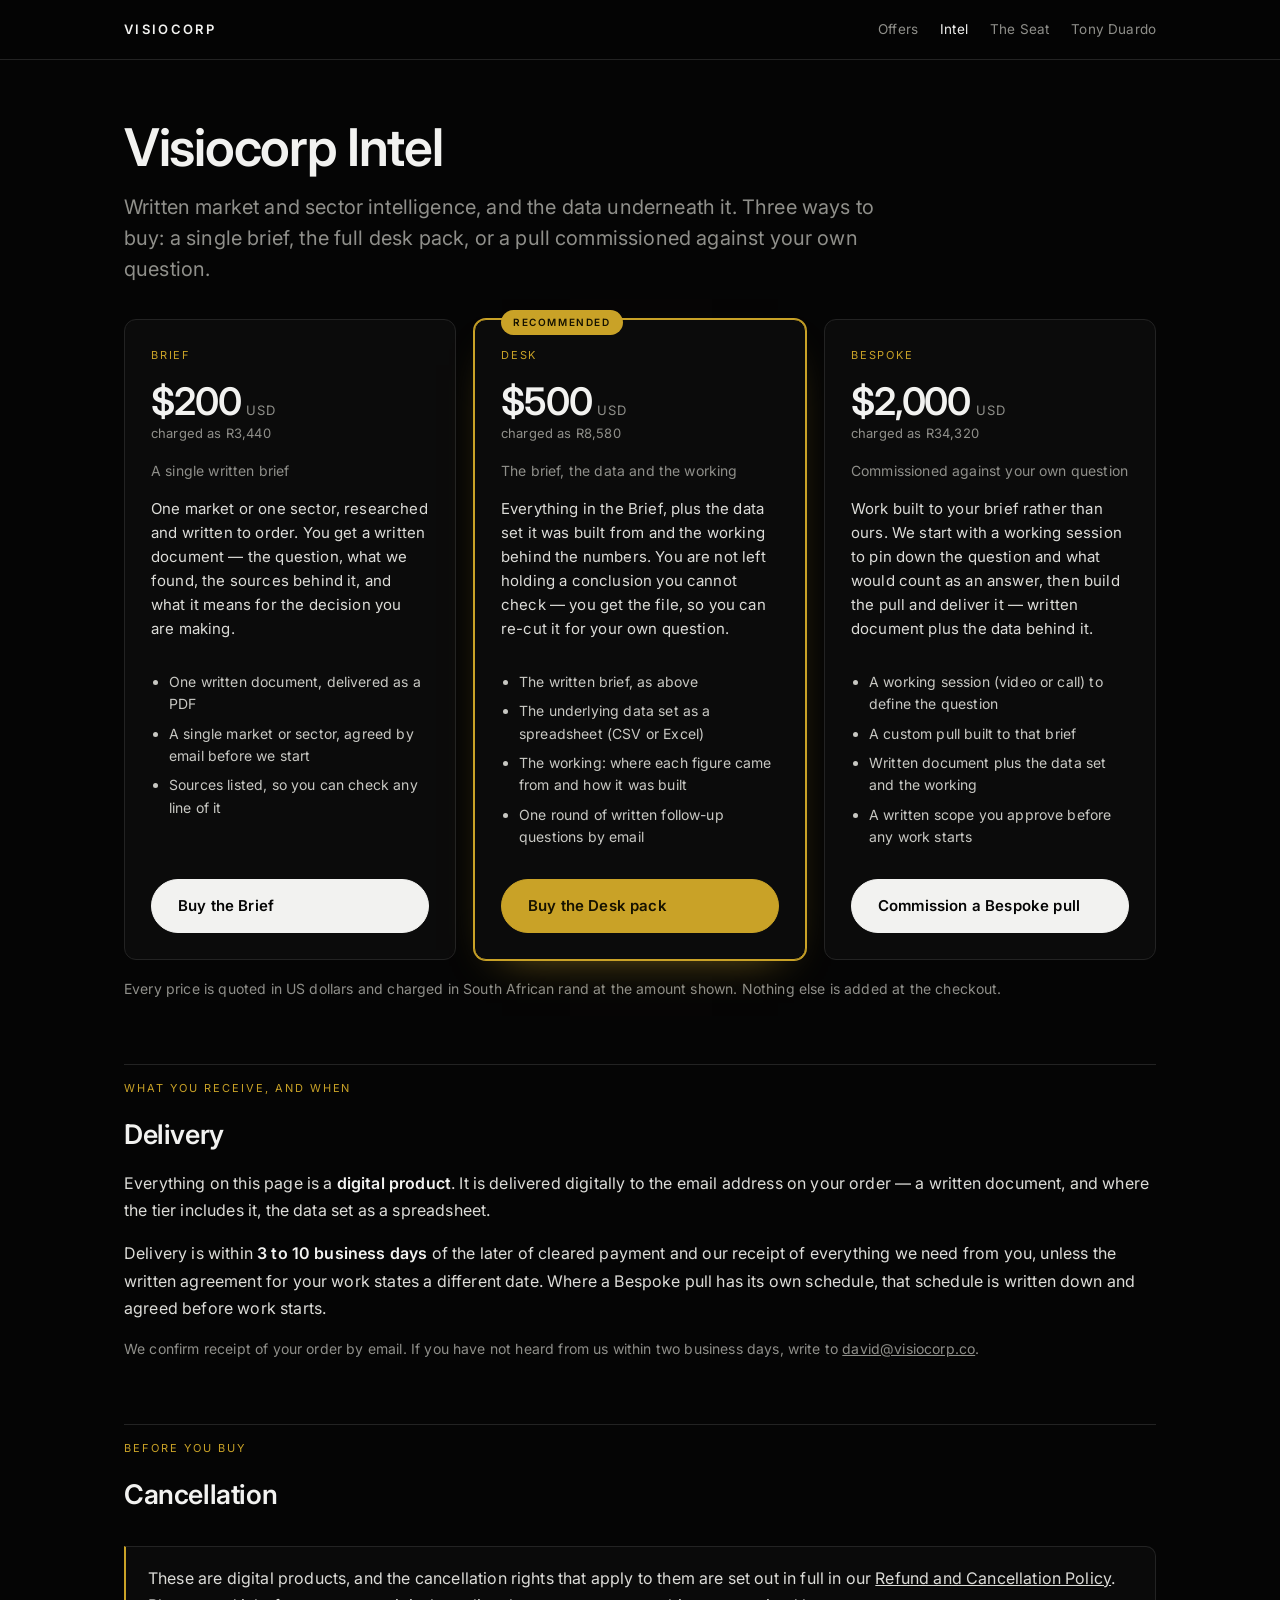
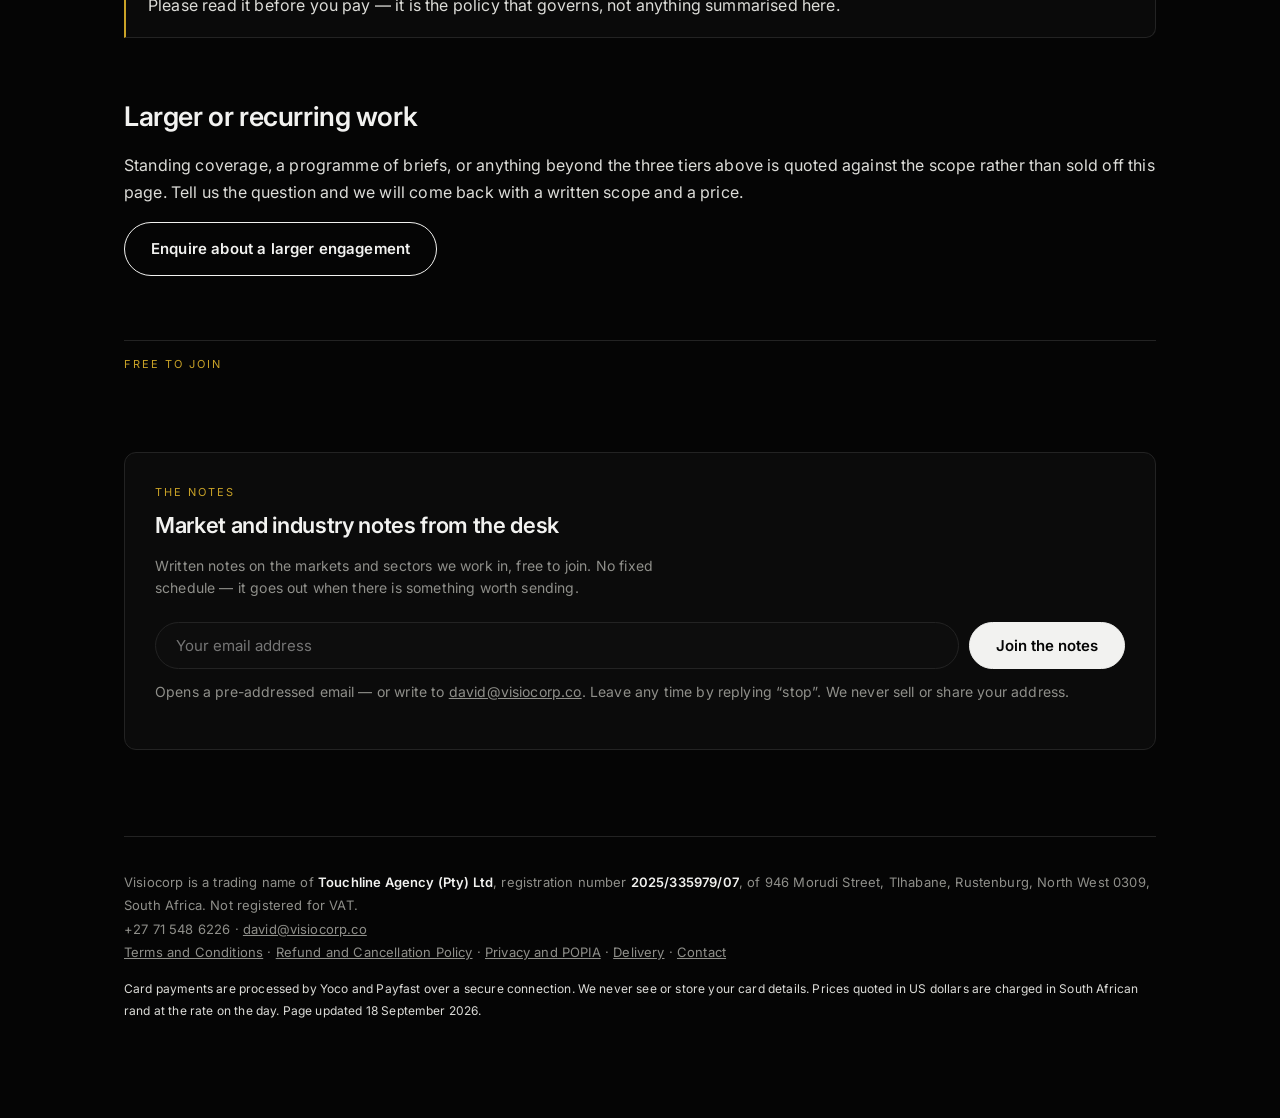
<file: intel/index.html>
<!doctype html>
<html lang="en"><head>
<meta charset="utf-8">
<meta name="viewport" content="width=device-width, initial-scale=1">
<title>Visiocorp Intel — Visiocorp</title>
<meta name="description" content="Visiocorp Intel — written market and sector briefs, the underlying data sets, and bespoke research commissioned to your brief. Digital delivery, 3 to 10 business days.">
<link rel="canonical" href="https://visiocorp.co/intel/">
<link rel="icon" href="/favicon.svg" type="image/svg+xml">
<meta property="og:site_name" content="Visiocorp">
<meta property="og:type" content="website">
<meta property="og:title" content="Visiocorp Intel — Visiocorp">
<meta property="og:description" content="Visiocorp Intel — written market and sector briefs, the underlying data sets, and bespoke research commissioned to your brief. Digital delivery, 3 to 10 business days.">
<meta property="og:url" content="https://visiocorp.co/intel/">
<meta name="twitter:card" content="summary">
<link rel="preconnect" href="https://fonts.googleapis.com">
<link rel="preconnect" href="https://fonts.gstatic.com" crossorigin>
<link href="https://fonts.googleapis.com/css2?family=Inter:wght@400;600&display=swap" rel="stylesheet">
<style>
:root{--bg:#050505;--fg:#f2f2f0;--mut:#8f8f8a;--line:#232323;--acc:#c9a227;--card:#0b0b0b;
--sans:Inter,'Helvetica Neue',Helvetica,Arial,sans-serif}
*{box-sizing:border-box}
html{scroll-behavior:smooth;-webkit-text-size-adjust:100%}
body{margin:0;background:var(--bg);color:var(--fg);font-family:var(--sans);font-size:16px;
line-height:1.7;letter-spacing:.01em;-webkit-font-smoothing:antialiased}
a{color:inherit}
.wrap{max-width:760px;margin:0 auto;padding:0 24px 96px}
.wrap.wide{max-width:1080px}
header.top{border-bottom:1px solid var(--line);position:sticky;top:0;background:rgba(5,5,5,.93);
backdrop-filter:blur(10px);z-index:20}
header.top .bar{max-width:1080px;margin:0 auto;padding:18px 24px;display:flex;align-items:center;
justify-content:space-between;gap:20px;flex-wrap:wrap}
.brand{font-weight:600;letter-spacing:.18em;text-transform:uppercase;font-size:13px;text-decoration:none;white-space:nowrap}
nav.main{display:flex;gap:22px;flex-wrap:wrap}
nav.main a{font-size:13.5px;color:var(--mut);text-decoration:none}
nav.main a:hover,nav.main a[aria-current]{color:var(--fg)}
h1{font-size:clamp(32px,6vw,52px);line-height:1.07;font-weight:600;letter-spacing:-.025em;margin:60px 0 16px}
.sub{color:var(--mut);font-size:clamp(17px,2.2vw,20px);line-height:1.55;margin:0 0 34px;max-width:60ch}
h2{font-size:clamp(21px,3vw,27px);font-weight:600;letter-spacing:-.015em;margin:56px 0 12px;scroll-margin-top:80px}
h3{font-size:17px;font-weight:600;margin:28px 0 6px}
p{margin:0 0 16px;color:#dcdcd8}
ul,ol{margin:0 0 16px;padding-left:22px;color:#dcdcd8}
li{margin:0 0 9px}
strong,b{color:var(--fg);font-weight:600}
.eyebrow{font-size:11px;letter-spacing:.18em;text-transform:uppercase;color:var(--acc);
border-top:1px solid var(--line);padding-top:14px;margin:64px 0 14px}
.eyebrow+h2{margin-top:0}
.small{font-size:14px;color:var(--mut);line-height:1.6}
.grid{display:grid;gap:18px;margin:26px 0 0}
.grid.c2{grid-template-columns:repeat(auto-fit,minmax(260px,1fr))}
.grid.c3{grid-template-columns:repeat(auto-fit,minmax(240px,1fr))}
.card{border:1px solid var(--line);border-radius:12px;padding:26px;background:var(--card);
display:flex;flex-direction:column}
.card.feat{border-color:var(--acc)}
.card .k{font-size:11px;letter-spacing:.16em;text-transform:uppercase;color:var(--acc);margin-bottom:12px}
.card h3{margin:0 0 6px;font-size:19px}
.card p{font-size:15px;line-height:1.6}
.price{font-size:38px;line-height:1;font-weight:600;letter-spacing:-.03em;margin:6px 0 2px}
.price span{font-size:13px;font-weight:400;color:var(--mut);letter-spacing:.06em;margin-left:6px}
.zar{font-size:13px;color:var(--mut);margin:0 0 16px}
.btn{display:inline-block;padding:13px 26px;border-radius:999px;text-decoration:none;font-size:15px;
font-weight:600;border:1px solid var(--fg);color:var(--bg);background:var(--fg);transition:.15s;margin-top:auto}
.btn:hover{opacity:.86}
.btn.ghost{background:transparent;color:var(--fg)}
.btn.gold{background:var(--acc);border-color:var(--acc);color:#161200}
.btn.wide{display:block;text-align:center}
table{width:100%;border-collapse:collapse;margin:22px 0;font-size:15px}
th{text-align:left;font-size:11px;letter-spacing:.14em;text-transform:uppercase;color:var(--mut);
border-bottom:1px solid var(--line);padding:0 14px 10px 0;font-weight:600}
td{border-bottom:1px solid var(--line);padding:13px 14px 13px 0;vertical-align:top;color:#dcdcd8}
td.r,th.r{text-align:right;padding-right:0;white-space:nowrap}
.note{border:1px solid var(--line);border-left:2px solid var(--acc);border-radius:0 10px 10px 0;
padding:18px 22px;margin:28px 0;background:#0a0a0a}
.note p:last-child{margin:0}
form.sub-form{display:flex;gap:10px;flex-wrap:wrap;margin:22px 0 0}
form.sub-form input{flex:1 1 240px;background:#0d0d0d;border:1px solid var(--line);border-radius:999px;
padding:13px 20px;color:var(--fg);font-family:inherit;font-size:15px}
form.sub-form input:focus{outline:none;border-color:var(--acc)}
form.sub-form button{padding:13px 26px;border-radius:999px;border:1px solid var(--fg);background:var(--fg);
color:var(--bg);font-family:inherit;font-size:15px;font-weight:600;cursor:pointer}
.nl{border:1px solid var(--line);border-radius:12px;padding:30px;margin:78px 0 0;background:var(--card)}
.nl .k{font-size:11px;letter-spacing:.18em;text-transform:uppercase;color:var(--acc)}
.nl h2{margin:6px 0 10px!important;font-size:22px}
footer.site{border-top:1px solid var(--line);margin-top:86px;padding:34px 0 0;color:var(--mut);
font-size:13px;line-height:1.8}
footer.site a{color:var(--mut)}
footer.site .pay{margin:14px 0 0;font-size:12px}
@media(max-width:600px){h1{margin-top:40px}.card{padding:22px}}
@media print{body{background:#fff;color:#111}header.top{display:none}p,td,li{color:#222}}
</style>
<style>
.card .badge{position:absolute;top:-10px;left:26px;background:var(--acc);color:#161200;
font-size:10px;font-weight:600;letter-spacing:.16em;text-transform:uppercase;
padding:4px 12px;border-radius:999px}
.card{position:relative}
.card.feat{box-shadow:0 0 0 1px var(--acc),0 18px 44px -28px rgba(201,162,39,.75)}
.card ul{font-size:14px;line-height:1.6;margin:14px 0 24px;padding-left:18px;color:#c8c8c3}
.card ul li{margin:0 0 7px}
.card .head{font-size:14px;color:var(--mut);margin:0 0 14px}
</style>

</head><body>
<header class=top><div class=bar>
  <a class=brand href="/">Visiocorp</a>
  <nav class=main><a href="/offers/">Offers</a><a href="/intel/" aria-current=page>Intel</a><a href="/the-seat/">The Seat</a><a href="/tony-duardo/">Tony Duardo</a></nav>
</div></header>
<main class="wrap wide">
  <h1>Visiocorp Intel</h1>
  <p class=sub>Written market and sector intelligence, and the data underneath it. Three ways to buy: a single brief, the full desk pack, or a pull commissioned against your own question.</p>
  <div class="grid c3">
    <div class="card">
      
      <div class=k>Brief</div>
      <div class=price>$200<span>USD</span></div><div class=zar>charged as R3,440</div>
      <p class=head>A single written brief</p>
      <p>One market or one sector, researched and written to order. You get a written document — the question, what we found, the sources behind it, and what it means for the decision you are making.</p>
      <ul><li>One written document, delivered as a PDF</li><li>A single market or sector, agreed by email before we start</li><li>Sources listed, so you can check any line of it</li></ul>
      <a class="btn" href="https://c.yoco.com/checkout/ch_rLQQppMPrbyh6J3SryOtoPqL">Buy the Brief</a>
    </div>
    <div class="card feat">
      <div class=badge>Recommended</div>
      <div class=k>Desk</div>
      <div class=price>$500<span>USD</span></div><div class=zar>charged as R8,580</div>
      <p class=head>The brief, the data and the working</p>
      <p>Everything in the Brief, plus the data set it was built from and the working behind the numbers. You are not left holding a conclusion you cannot check — you get the file, so you can re-cut it for your own question.</p>
      <ul><li>The written brief, as above</li><li>The underlying data set as a spreadsheet (CSV or Excel)</li><li>The working: where each figure came from and how it was built</li><li>One round of written follow-up questions by email</li></ul>
      <a class="btn gold" href="https://c.yoco.com/checkout/ch_agJkDDa2zkRCV4dfXNWhXjAx">Buy the Desk pack</a>
    </div>
    <div class="card">
      
      <div class=k>Bespoke</div>
      <div class=price>$2,000<span>USD</span></div><div class=zar>charged as R34,320</div>
      <p class=head>Commissioned against your own question</p>
      <p>Work built to your brief rather than ours. We start with a working session to pin down the question and what would count as an answer, then build the pull and deliver it — written document plus the data behind it.</p>
      <ul><li>A working session (video or call) to define the question</li><li>A custom pull built to that brief</li><li>Written document plus the data set and the working</li><li>A written scope you approve before any work starts</li></ul>
      <a class="btn" href="https://c.yoco.com/checkout/ch_agJkDDa2zZ5TploFXZGIQ7vx">Commission a Bespoke pull</a>
    </div>
  </div>

  <p class=small style="margin-top:18px">Every price is quoted in US dollars and charged in
  South African rand at the amount shown. Nothing else is added at the checkout.</p>

  <div class=eyebrow>What you receive, and when</div>
  <h2>Delivery</h2>
  <p>Everything on this page is a <strong>digital product</strong>. It is delivered digitally to
  the email address on your order — a written document, and where the tier includes it, the data
  set as a spreadsheet.</p>
  <p>Delivery is within <strong>3 to 10 business days</strong> of the later of cleared payment and
  our receipt of everything we need from you, unless the written agreement for your work states a
  different date. Where a Bespoke pull has its own schedule, that schedule is written down and
  agreed before work starts.</p>
  <p class=small>We confirm receipt of your order by email. If you have not heard from us within
  two business days, write to <a href="mailto:david@visiocorp.co">david@visiocorp.co</a>.</p>

  <div class=eyebrow>Before you buy</div>
  <h2>Cancellation</h2>
  <div class=note>
    <p>These are digital products, and the cancellation rights that apply to them are set out in
    full in our <a href="/refund-policy/">Refund and Cancellation Policy</a>. Please read it
    before you pay — it is the policy that governs, not anything summarised here.</p>
  </div>

  <h2>Larger or recurring work</h2>
  <p>Standing coverage, a programme of briefs, or anything beyond the three tiers above is quoted
  against the scope rather than sold off this page. Tell us the question and we will come back
  with a written scope and a price.</p>
  <p><a class="btn ghost" href="mailto:david@visiocorp.co?subject=Visiocorp%20Intel%20%E2%80%94%20enquiry">Enquire about a larger engagement</a></p>

  <div class=eyebrow>Free to join</div>


  
  <section class=nl>
    <div class=k>The notes</div>
    <h2 style="margin-top:6px">Market and industry notes from the desk</h2>
    <p class=small style="max-width:56ch">Written notes on the markets and sectors we work in, free to join.
    No fixed schedule &mdash; it goes out when there is something worth sending.</p>
    <form class=sub-form onsubmit="var a=this.email.value.trim();if(!a)return false;
      window.location.href='mailto:david@visiocorp.co?subject='+encodeURIComponent('Subscribe — the notes')
      +'&amp;body='+encodeURIComponent('Please add '+a+' to the notes list.');return false;">
      <input type=email name=email required placeholder="Your email address" aria-label="Your email address">
      <button type=submit>Join the notes</button>
    </form>
    <p class=small style="margin-top:12px">Opens a pre-addressed email &mdash; or write to
    <a href="mailto:david@visiocorp.co?subject=Subscribe%20%E2%80%94%20the%20notes">david@visiocorp.co</a>.
    Leave any time by replying &ldquo;stop&rdquo;. We never sell or share your address.</p>
  </section>
  <footer class=site>
    Visiocorp is a trading name of <strong>Touchline Agency (Pty) Ltd</strong>, registration number <strong>2025/335979/07</strong>, of 946 Morudi Street, Tlhabane, Rustenburg, North West 0309, South Africa. Not registered for VAT.<br>
    +27 71 548 6226 &middot; <a href="mailto:david@visiocorp.co">david@visiocorp.co</a><br>
    <a href="/terms/">Terms and Conditions</a> &middot; <a href="/refund-policy/">Refund and Cancellation Policy</a> &middot; <a href="/privacy/">Privacy and POPIA</a> &middot; <a href="/delivery/">Delivery</a> &middot; <a href="/contact/">Contact</a>
    <p class=pay>Card payments are processed by Yoco and Payfast over a secure connection.
    We never see or store your card details. Prices quoted in US dollars are charged in South
    African rand at the rate on the day. Page updated 18 September 2026.</p>
  </footer>
</main>
</body></html>
</file>
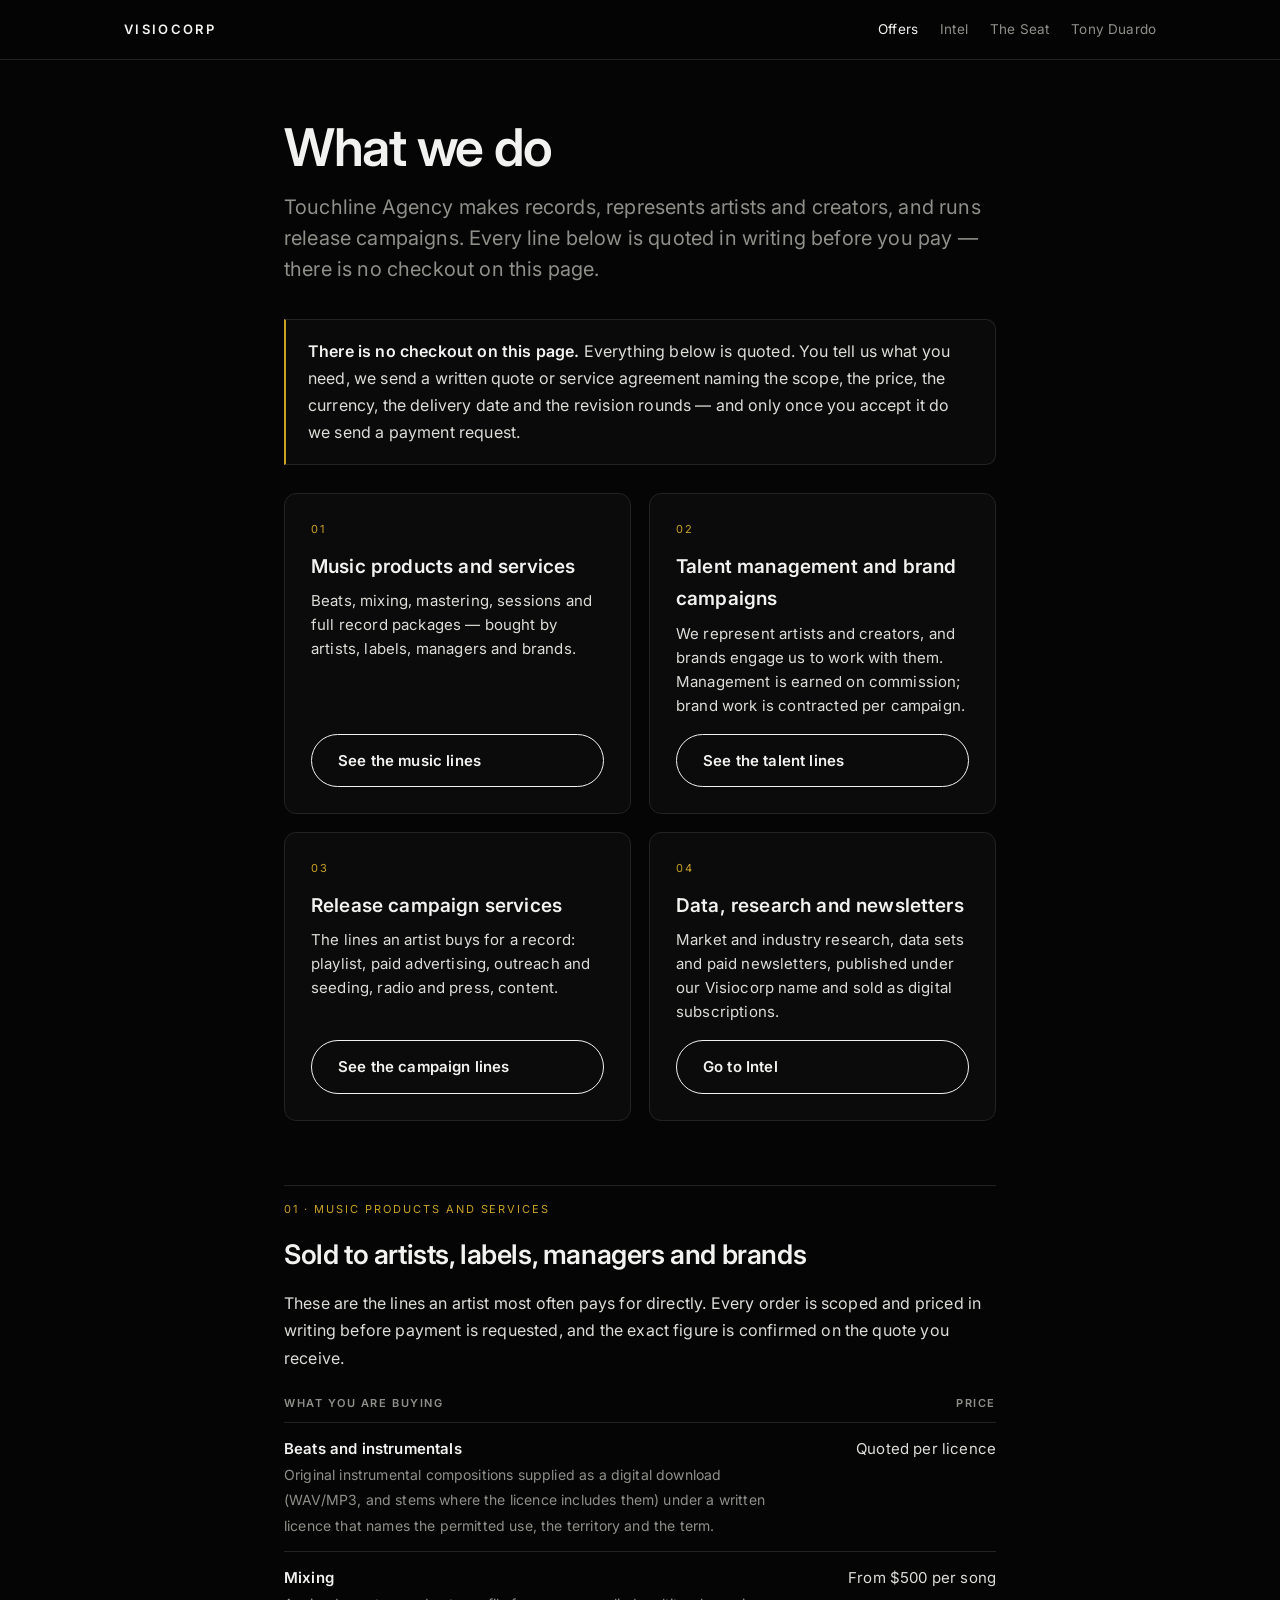
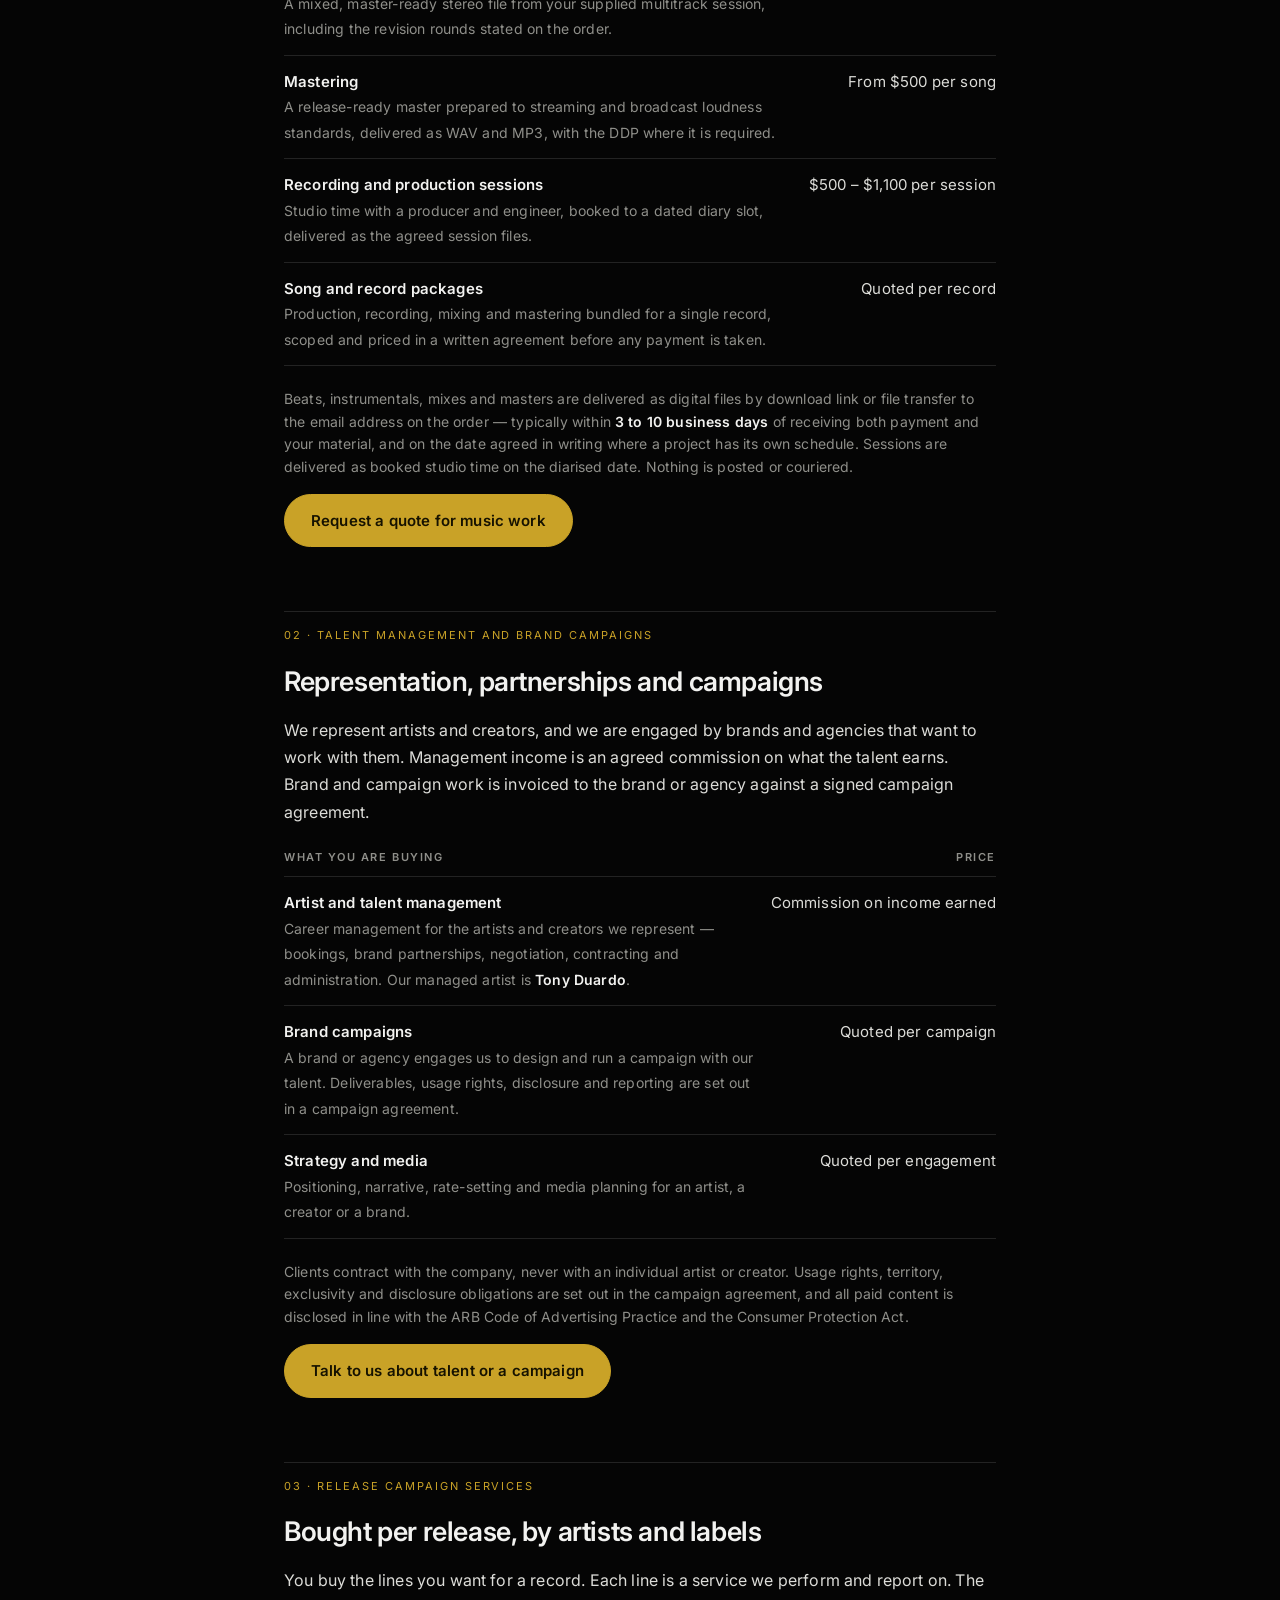
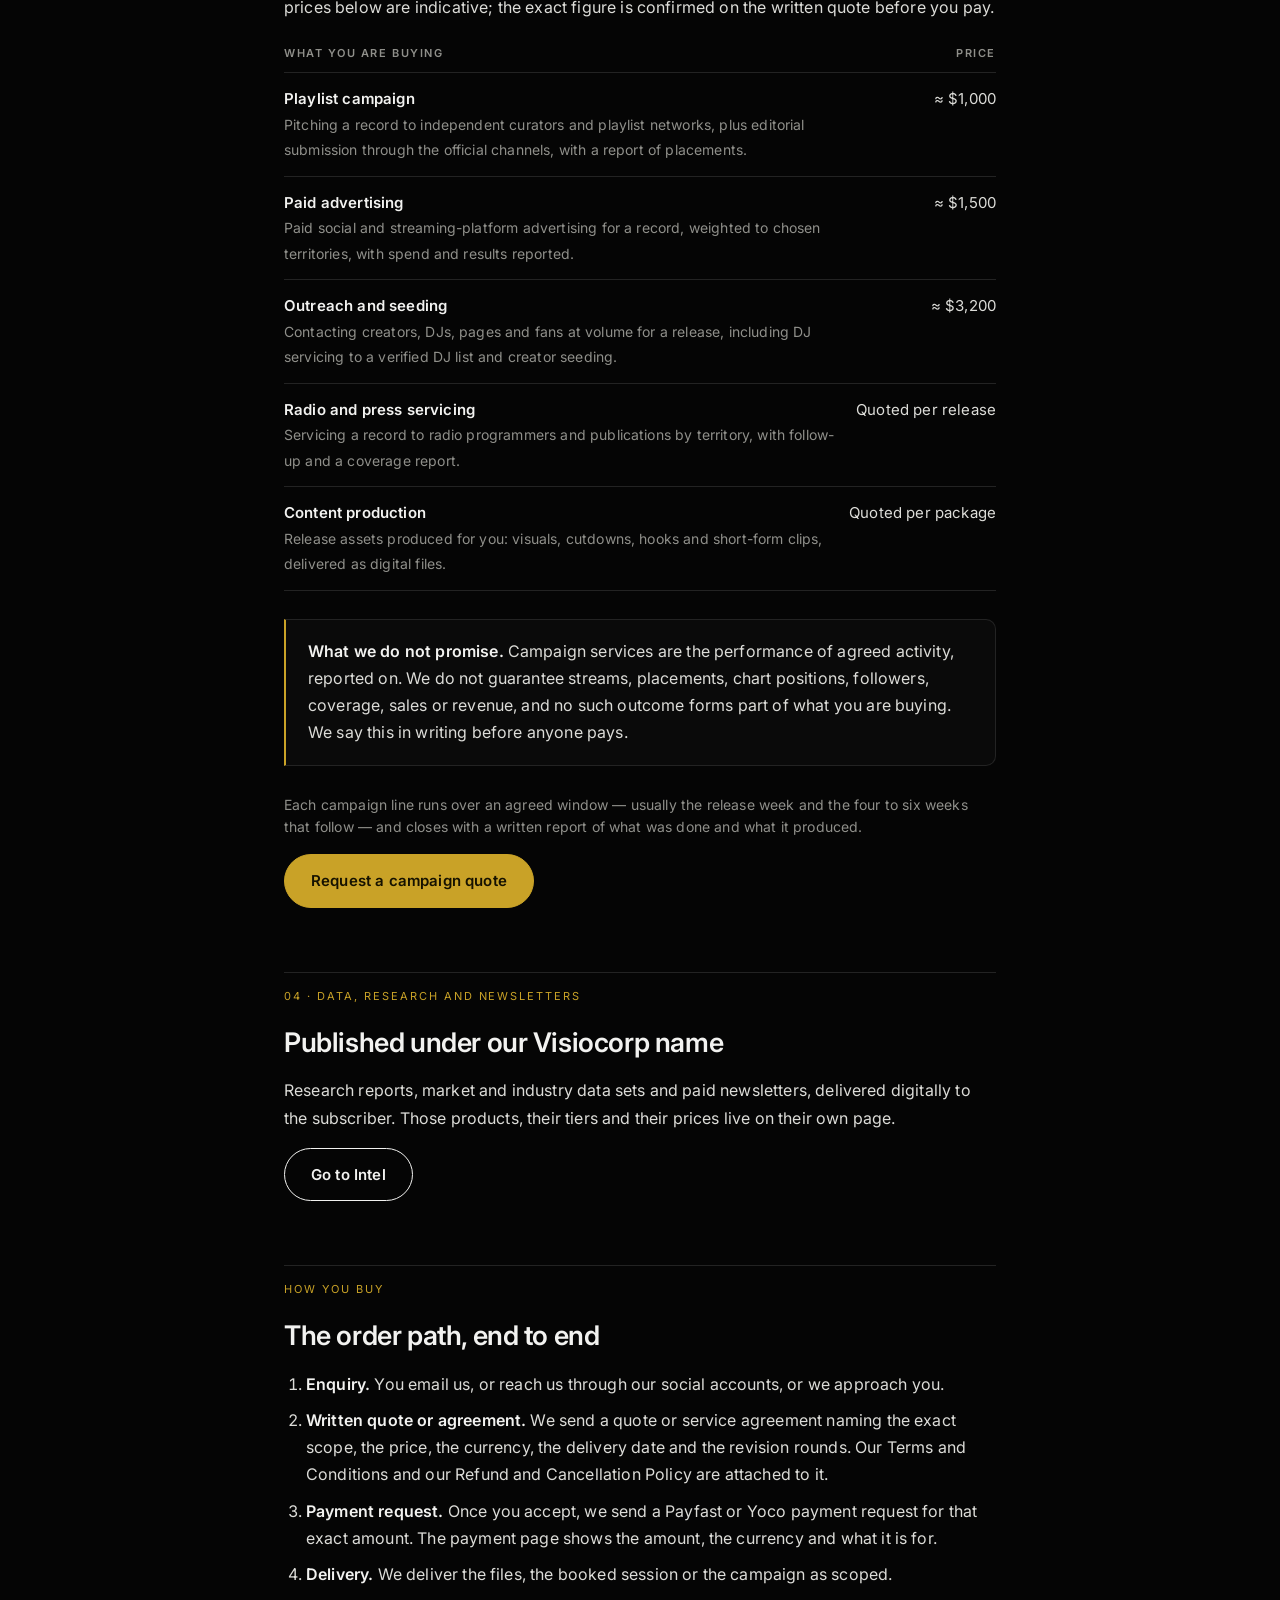
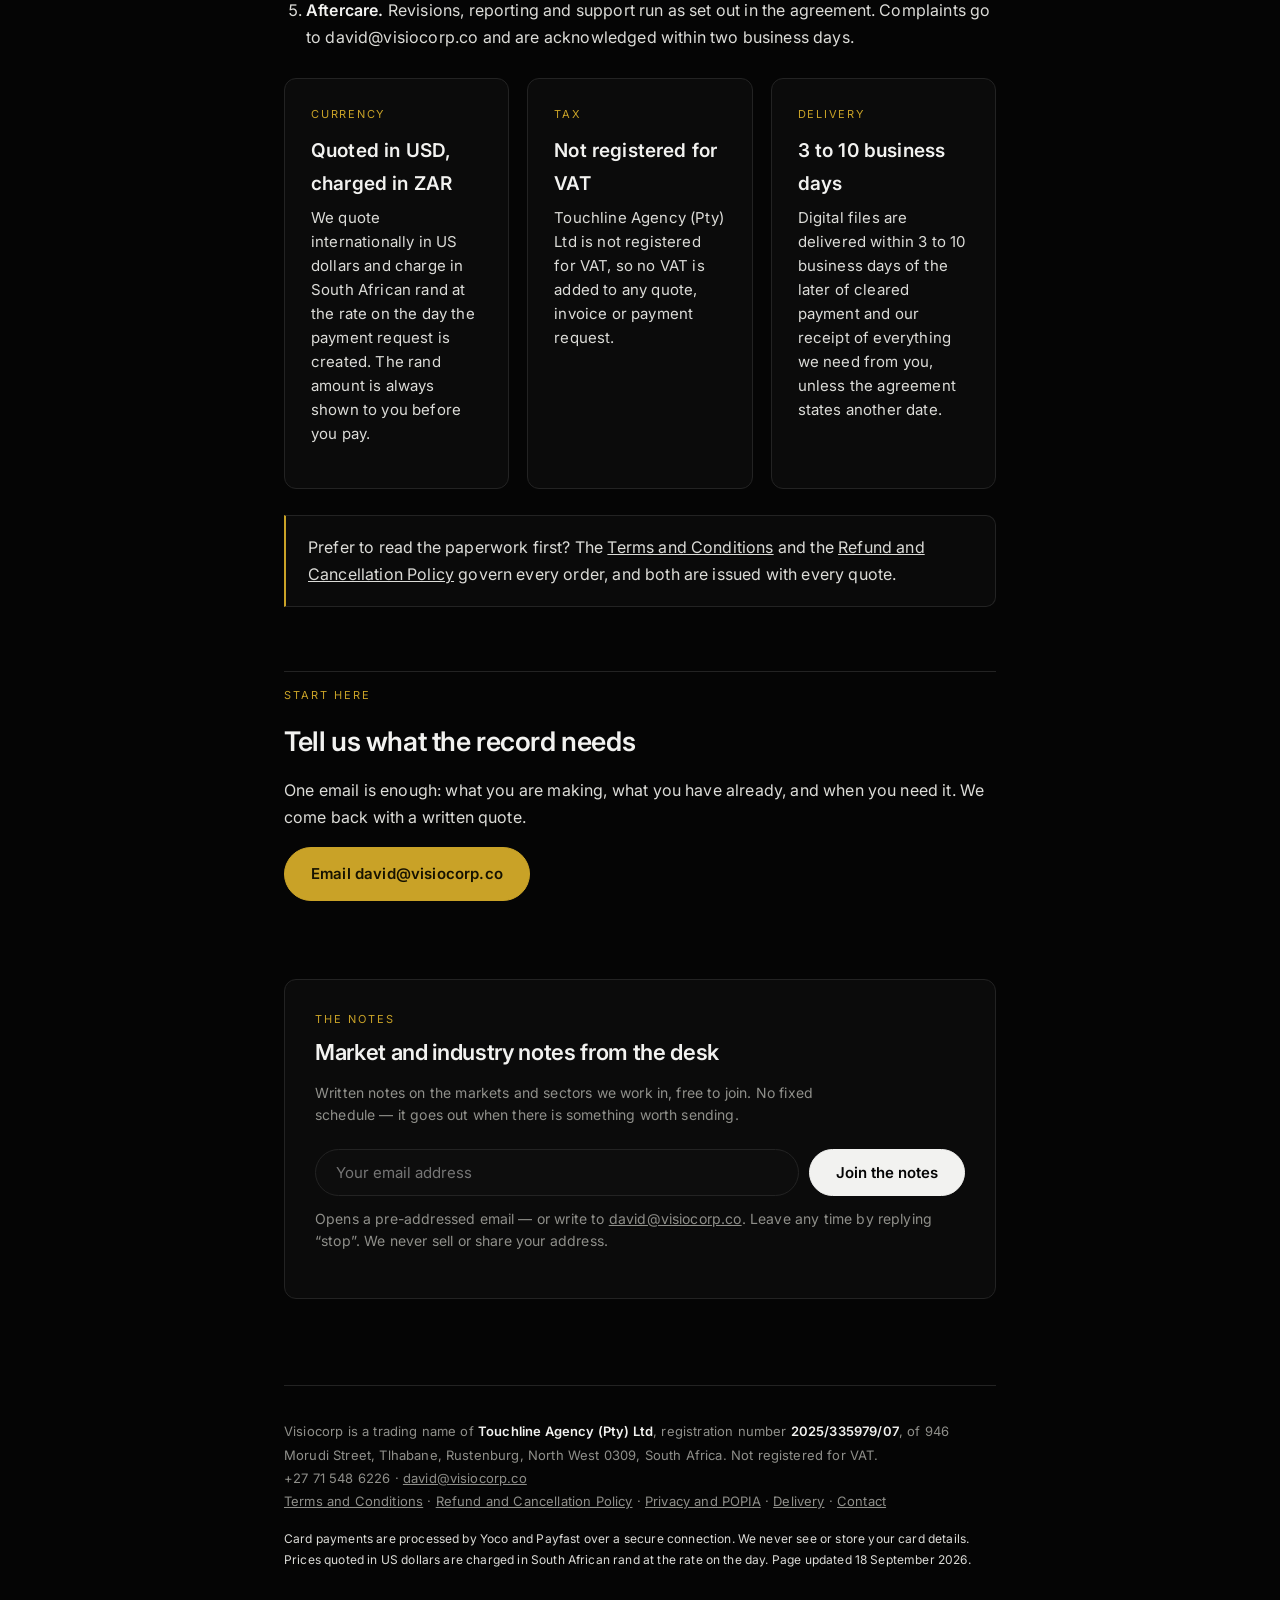
<file: offers/index.html>
<!doctype html>
<html lang="en"><head>
<meta charset="utf-8">
<meta name="viewport" content="width=device-width, initial-scale=1">
<title>What we do — Visiocorp</title>
<meta name="description" content="The Touchline Agency service menu: music products and services, talent management and brand campaigns, release campaign services, and where to find our data and research.">
<link rel="canonical" href="https://visiocorp.co/offers/">
<link rel="icon" href="/favicon.svg" type="image/svg+xml">
<meta property="og:site_name" content="Visiocorp">
<meta property="og:type" content="website">
<meta property="og:title" content="What we do — Visiocorp">
<meta property="og:description" content="The Touchline Agency service menu: music products and services, talent management and brand campaigns, release campaign services, and where to find our data and research.">
<meta property="og:url" content="https://visiocorp.co/offers/">
<meta name="twitter:card" content="summary">
<link rel="preconnect" href="https://fonts.googleapis.com">
<link rel="preconnect" href="https://fonts.gstatic.com" crossorigin>
<link href="https://fonts.googleapis.com/css2?family=Inter:wght@400;600&display=swap" rel="stylesheet">
<style>
:root{--bg:#050505;--fg:#f2f2f0;--mut:#8f8f8a;--line:#232323;--acc:#c9a227;--card:#0b0b0b;
--sans:Inter,'Helvetica Neue',Helvetica,Arial,sans-serif}
*{box-sizing:border-box}
html{scroll-behavior:smooth;-webkit-text-size-adjust:100%}
body{margin:0;background:var(--bg);color:var(--fg);font-family:var(--sans);font-size:16px;
line-height:1.7;letter-spacing:.01em;-webkit-font-smoothing:antialiased}
a{color:inherit}
.wrap{max-width:760px;margin:0 auto;padding:0 24px 96px}
.wrap.wide{max-width:1080px}
header.top{border-bottom:1px solid var(--line);position:sticky;top:0;background:rgba(5,5,5,.93);
backdrop-filter:blur(10px);z-index:20}
header.top .bar{max-width:1080px;margin:0 auto;padding:18px 24px;display:flex;align-items:center;
justify-content:space-between;gap:20px;flex-wrap:wrap}
.brand{font-weight:600;letter-spacing:.18em;text-transform:uppercase;font-size:13px;text-decoration:none;white-space:nowrap}
nav.main{display:flex;gap:22px;flex-wrap:wrap}
nav.main a{font-size:13.5px;color:var(--mut);text-decoration:none}
nav.main a:hover,nav.main a[aria-current]{color:var(--fg)}
h1{font-size:clamp(32px,6vw,52px);line-height:1.07;font-weight:600;letter-spacing:-.025em;margin:60px 0 16px}
.sub{color:var(--mut);font-size:clamp(17px,2.2vw,20px);line-height:1.55;margin:0 0 34px;max-width:60ch}
h2{font-size:clamp(21px,3vw,27px);font-weight:600;letter-spacing:-.015em;margin:56px 0 12px;scroll-margin-top:80px}
h3{font-size:17px;font-weight:600;margin:28px 0 6px}
p{margin:0 0 16px;color:#dcdcd8}
ul,ol{margin:0 0 16px;padding-left:22px;color:#dcdcd8}
li{margin:0 0 9px}
strong,b{color:var(--fg);font-weight:600}
.eyebrow{font-size:11px;letter-spacing:.18em;text-transform:uppercase;color:var(--acc);
border-top:1px solid var(--line);padding-top:14px;margin:64px 0 14px}
.eyebrow+h2{margin-top:0}
.small{font-size:14px;color:var(--mut);line-height:1.6}
.grid{display:grid;gap:18px;margin:26px 0 0}
.grid.c2{grid-template-columns:repeat(auto-fit,minmax(260px,1fr))}
.grid.c3{grid-template-columns:repeat(auto-fit,minmax(240px,1fr))}
.card{border:1px solid var(--line);border-radius:12px;padding:26px;background:var(--card);
display:flex;flex-direction:column}
.card.feat{border-color:var(--acc)}
.card .k{font-size:11px;letter-spacing:.16em;text-transform:uppercase;color:var(--acc);margin-bottom:12px}
.card h3{margin:0 0 6px;font-size:19px}
.card p{font-size:15px;line-height:1.6}
.price{font-size:38px;line-height:1;font-weight:600;letter-spacing:-.03em;margin:6px 0 2px}
.price span{font-size:13px;font-weight:400;color:var(--mut);letter-spacing:.06em;margin-left:6px}
.zar{font-size:13px;color:var(--mut);margin:0 0 16px}
.btn{display:inline-block;padding:13px 26px;border-radius:999px;text-decoration:none;font-size:15px;
font-weight:600;border:1px solid var(--fg);color:var(--bg);background:var(--fg);transition:.15s;margin-top:auto}
.btn:hover{opacity:.86}
.btn.ghost{background:transparent;color:var(--fg)}
.btn.gold{background:var(--acc);border-color:var(--acc);color:#161200}
.btn.wide{display:block;text-align:center}
table{width:100%;border-collapse:collapse;margin:22px 0;font-size:15px}
th{text-align:left;font-size:11px;letter-spacing:.14em;text-transform:uppercase;color:var(--mut);
border-bottom:1px solid var(--line);padding:0 14px 10px 0;font-weight:600}
td{border-bottom:1px solid var(--line);padding:13px 14px 13px 0;vertical-align:top;color:#dcdcd8}
td.r,th.r{text-align:right;padding-right:0;white-space:nowrap}
.note{border:1px solid var(--line);border-left:2px solid var(--acc);border-radius:0 10px 10px 0;
padding:18px 22px;margin:28px 0;background:#0a0a0a}
.note p:last-child{margin:0}
form.sub-form{display:flex;gap:10px;flex-wrap:wrap;margin:22px 0 0}
form.sub-form input{flex:1 1 240px;background:#0d0d0d;border:1px solid var(--line);border-radius:999px;
padding:13px 20px;color:var(--fg);font-family:inherit;font-size:15px}
form.sub-form input:focus{outline:none;border-color:var(--acc)}
form.sub-form button{padding:13px 26px;border-radius:999px;border:1px solid var(--fg);background:var(--fg);
color:var(--bg);font-family:inherit;font-size:15px;font-weight:600;cursor:pointer}
.nl{border:1px solid var(--line);border-radius:12px;padding:30px;margin:78px 0 0;background:var(--card)}
.nl .k{font-size:11px;letter-spacing:.18em;text-transform:uppercase;color:var(--acc)}
.nl h2{margin:6px 0 10px!important;font-size:22px}
footer.site{border-top:1px solid var(--line);margin-top:86px;padding:34px 0 0;color:var(--mut);
font-size:13px;line-height:1.8}
footer.site a{color:var(--mut)}
footer.site .pay{margin:14px 0 0;font-size:12px}
@media(max-width:600px){h1{margin-top:40px}.card{padding:22px}}
@media print{body{background:#fff;color:#111}header.top{display:none}p,td,li{color:#222}}
</style>
<style>
.eyebrow{scroll-margin-top:96px}
.grid + p,.grid + .note{margin-top:26px}
@media(min-width:700px){.grid.trio{grid-template-columns:repeat(3,1fr)}}
.lines td.r{width:1%}
@media(max-width:640px){
  .lines thead{display:none}
  .lines tr{display:block;padding:18px 0;border-bottom:1px solid var(--line)}
  .lines tr:last-child{border-bottom:0}
  .lines td{display:block;width:auto;border:0;padding:0}
  .lines td.r{width:auto;text-align:left;white-space:normal;color:var(--acc);
    font-weight:600;margin-top:10px}
}
</style>
</head><body>
<header class=top><div class=bar>
  <a class=brand href="/">Visiocorp</a>
  <nav class=main><a href="/offers/" aria-current=page>Offers</a><a href="/intel/">Intel</a><a href="/the-seat/">The Seat</a><a href="/tony-duardo/">Tony Duardo</a></nav>
</div></header>
<main class="wrap">
  <h1>What we do</h1>
  <p class=sub>Touchline Agency makes records, represents artists and creators, and runs release campaigns. Every line below is quoted in writing before you pay &mdash; there is no checkout on this page.</p>

  <div class=note>
    <p><strong>There is no checkout on this page.</strong> Everything below is quoted. You tell us
    what you need, we send a written quote or service agreement naming the scope, the price, the
    currency, the delivery date and the revision rounds &mdash; and only once you accept it do we
    send a payment request.</p>
  </div>

  <div class="grid c2"><div class=card><div class=k>01</div><h3>Music products and services</h3><p>Beats, mixing, mastering, sessions and full record packages &mdash; bought by artists, labels, managers and brands.</p><a class="btn ghost" href="#music">See the music lines</a></div><div class=card><div class=k>02</div><h3>Talent management and brand campaigns</h3><p>We represent artists and creators, and brands engage us to work with them. Management is earned on commission; brand work is contracted per campaign.</p><a class="btn ghost" href="#talent">See the talent lines</a></div><div class=card><div class=k>03</div><h3>Release campaign services</h3><p>The lines an artist buys for a record: playlist, paid advertising, outreach and seeding, radio and press, content.</p><a class="btn ghost" href="#campaign">See the campaign lines</a></div><div class=card><div class=k>04</div><h3>Data, research and newsletters</h3><p>Market and industry research, data sets and paid newsletters, published under our Visiocorp name and sold as digital subscriptions.</p><a class="btn ghost" href="/intel/">Go to Intel</a></div></div>

  <div class=eyebrow id=music>01 &middot; Music products and services</div>
  <h2>Sold to artists, labels, managers and brands</h2>
  <p>These are the lines an artist most often pays for directly. Every order is scoped and priced
  in writing before payment is requested, and the exact figure is confirmed on the quote you
  receive.</p>
  <table class=lines><thead><tr><th>What you are buying</th><th class=r>Price</th></tr></thead><tbody><tr><td><strong>Beats and instrumentals</strong><br><span class=small>Original instrumental compositions supplied as a digital download (WAV/MP3, and stems where the licence includes them) under a written licence that names the permitted use, the territory and the term.</span></td><td class=r>Quoted per licence</td></tr><tr><td><strong>Mixing</strong><br><span class=small>A mixed, master-ready stereo file from your supplied multitrack session, including the revision rounds stated on the order.</span></td><td class=r>From $500 per song</td></tr><tr><td><strong>Mastering</strong><br><span class=small>A release-ready master prepared to streaming and broadcast loudness standards, delivered as WAV and MP3, with the DDP where it is required.</span></td><td class=r>From $500 per song</td></tr><tr><td><strong>Recording and production sessions</strong><br><span class=small>Studio time with a producer and engineer, booked to a dated diary slot, delivered as the agreed session files.</span></td><td class=r>$500 &ndash; $1,100 per session</td></tr><tr><td><strong>Song and record packages</strong><br><span class=small>Production, recording, mixing and mastering bundled for a single record, scoped and priced in a written agreement before any payment is taken.</span></td><td class=r>Quoted per record</td></tr></tbody></table>
  <p class=small>Beats, instrumentals, mixes and masters are delivered as digital files by download
  link or file transfer to the email address on the order &mdash; typically within
  <strong>3 to 10 business days</strong> of receiving both payment and your material, and on the
  date agreed in writing where a project has its own schedule. Sessions are delivered as booked
  studio time on the diarised date. Nothing is posted or couriered.</p>
  <p><a class="btn gold" href="mailto:david@visiocorp.co?subject=Quote%20request%20%E2%80%94%20music%20services">Request a quote for music work</a></p>

  <div class=eyebrow id=talent>02 &middot; Talent management and brand campaigns</div>
  <h2>Representation, partnerships and campaigns</h2>
  <p>We represent artists and creators, and we are engaged by brands and agencies that want to work
  with them. Management income is an agreed commission on what the talent earns. Brand and campaign
  work is invoiced to the brand or agency against a signed campaign agreement.</p>
  <table class=lines><thead><tr><th>What you are buying</th><th class=r>Price</th></tr></thead><tbody><tr><td><strong>Artist and talent management</strong><br><span class=small>Career management for the artists and creators we represent &mdash; bookings, brand partnerships, negotiation, contracting and administration. Our managed artist is <strong>Tony Duardo</strong>.</span></td><td class=r>Commission on income earned</td></tr><tr><td><strong>Brand campaigns</strong><br><span class=small>A brand or agency engages us to design and run a campaign with our talent. Deliverables, usage rights, disclosure and reporting are set out in a campaign agreement.</span></td><td class=r>Quoted per campaign</td></tr><tr><td><strong>Strategy and media</strong><br><span class=small>Positioning, narrative, rate-setting and media planning for an artist, a creator or a brand.</span></td><td class=r>Quoted per engagement</td></tr></tbody></table>
  <p class=small>Clients contract with the company, never with an individual artist or creator.
  Usage rights, territory, exclusivity and disclosure obligations are set out in the campaign
  agreement, and all paid content is disclosed in line with the ARB Code of Advertising Practice
  and the Consumer Protection Act.</p>
  <p><a class="btn gold" href="mailto:david@visiocorp.co?subject=Enquiry%20%E2%80%94%20talent%20management%20or%20brand%20campaign">Talk to us about talent or a campaign</a></p>

  <div class=eyebrow id=campaign>03 &middot; Release campaign services</div>
  <h2>Bought per release, by artists and labels</h2>
  <p>You buy the lines you want for a record. Each line is a service we perform and report on. The
  prices below are indicative; the exact figure is confirmed on the written quote before you pay.</p>
  <table class=lines><thead><tr><th>What you are buying</th><th class=r>Price</th></tr></thead><tbody><tr><td><strong>Playlist campaign</strong><br><span class=small>Pitching a record to independent curators and playlist networks, plus editorial submission through the official channels, with a report of placements.</span></td><td class=r>&asymp; $1,000</td></tr><tr><td><strong>Paid advertising</strong><br><span class=small>Paid social and streaming-platform advertising for a record, weighted to chosen territories, with spend and results reported.</span></td><td class=r>&asymp; $1,500</td></tr><tr><td><strong>Outreach and seeding</strong><br><span class=small>Contacting creators, DJs, pages and fans at volume for a release, including DJ servicing to a verified DJ list and creator seeding.</span></td><td class=r>&asymp; $3,200</td></tr><tr><td><strong>Radio and press servicing</strong><br><span class=small>Servicing a record to radio programmers and publications by territory, with follow-up and a coverage report.</span></td><td class=r>Quoted per release</td></tr><tr><td><strong>Content production</strong><br><span class=small>Release assets produced for you: visuals, cutdowns, hooks and short-form clips, delivered as digital files.</span></td><td class=r>Quoted per package</td></tr></tbody></table>
  <div class=note>
    <p><strong>What we do not promise.</strong> Campaign services are the performance of agreed
    activity, reported on. We do not guarantee streams, placements, chart positions, followers,
    coverage, sales or revenue, and no such outcome forms part of what you are buying. We say this
    in writing before anyone pays.</p>
  </div>
  <p class=small>Each campaign line runs over an agreed window &mdash; usually the release week and
  the four to six weeks that follow &mdash; and closes with a written report of what was done and
  what it produced.</p>
  <p><a class="btn gold" href="mailto:david@visiocorp.co?subject=Quote%20request%20%E2%80%94%20release%20campaign">Request a campaign quote</a></p>

  <div class=eyebrow id=intel>04 &middot; Data, research and newsletters</div>
  <h2>Published under our Visiocorp name</h2>
  <p>Research reports, market and industry data sets and paid newsletters, delivered digitally to
  the subscriber. Those products, their tiers and their prices live on their own page.</p>
  <p><a class="btn ghost" href="/intel/">Go to Intel</a></p>

  <div class=eyebrow id=buying>How you buy</div>
  <h2>The order path, end to end</h2>
  <ol>
    <li><strong>Enquiry.</strong> You email us, or reach us through our social accounts, or we
    approach you.</li>
    <li><strong>Written quote or agreement.</strong> We send a quote or service agreement naming the
    exact scope, the price, the currency, the delivery date and the revision rounds. Our Terms and
    Conditions and our Refund and Cancellation Policy are attached to it.</li>
    <li><strong>Payment request.</strong> Once you accept, we send a Payfast or Yoco payment request
    for that exact amount. The payment page shows the amount, the currency and what it is for.</li>
    <li><strong>Delivery.</strong> We deliver the files, the booked session or the campaign as
    scoped.</li>
    <li><strong>Aftercare.</strong> Revisions, reporting and support run as set out in the
    agreement. Complaints go to david@visiocorp.co and are acknowledged within two business
    days.</li>
  </ol>

  <div class="grid c3 trio">
    <div class=card>
      <div class=k>Currency</div>
      <h3>Quoted in USD, charged in ZAR</h3>
      <p>We quote internationally in US dollars and charge in South African rand at the rate on the
      day the payment request is created. The rand amount is always shown to you before you pay.</p>
    </div>
    <div class=card>
      <div class=k>Tax</div>
      <h3>Not registered for VAT</h3>
      <p>Touchline Agency (Pty) Ltd is not registered for VAT, so no VAT is added to any quote,
      invoice or payment request.</p>
    </div>
    <div class=card>
      <div class=k>Delivery</div>
      <h3>3 to 10 business days</h3>
      <p>Digital files are delivered within 3 to 10 business days of the later of cleared payment
      and our receipt of everything we need from you, unless the agreement states another date.</p>
    </div>
  </div>

  <div class=note>
    <p>Prefer to read the paperwork first? The <a href="/terms/">Terms and Conditions</a> and the
    <a href="/refund-policy/">Refund and Cancellation Policy</a> govern every order, and both are
    issued with every quote.</p>
  </div>

  <div class=eyebrow>Start here</div>
  <h2>Tell us what the record needs</h2>
  <p>One email is enough: what you are making, what you have already, and when you need it. We come
  back with a written quote.</p>
  <p><a class="btn gold" href="mailto:david@visiocorp.co?subject=Enquiry%20%E2%80%94%20Touchline%20Agency">Email
  david@visiocorp.co</a></p>

  
  <section class=nl>
    <div class=k>The notes</div>
    <h2 style="margin-top:6px">Market and industry notes from the desk</h2>
    <p class=small style="max-width:56ch">Written notes on the markets and sectors we work in, free to join.
    No fixed schedule &mdash; it goes out when there is something worth sending.</p>
    <form class=sub-form onsubmit="var a=this.email.value.trim();if(!a)return false;
      window.location.href='mailto:david@visiocorp.co?subject='+encodeURIComponent('Subscribe — the notes')
      +'&amp;body='+encodeURIComponent('Please add '+a+' to the notes list.');return false;">
      <input type=email name=email required placeholder="Your email address" aria-label="Your email address">
      <button type=submit>Join the notes</button>
    </form>
    <p class=small style="margin-top:12px">Opens a pre-addressed email &mdash; or write to
    <a href="mailto:david@visiocorp.co?subject=Subscribe%20%E2%80%94%20the%20notes">david@visiocorp.co</a>.
    Leave any time by replying &ldquo;stop&rdquo;. We never sell or share your address.</p>
  </section>
  <footer class=site>
    Visiocorp is a trading name of <strong>Touchline Agency (Pty) Ltd</strong>, registration number <strong>2025/335979/07</strong>, of 946 Morudi Street, Tlhabane, Rustenburg, North West 0309, South Africa. Not registered for VAT.<br>
    +27 71 548 6226 &middot; <a href="mailto:david@visiocorp.co">david@visiocorp.co</a><br>
    <a href="/terms/">Terms and Conditions</a> &middot; <a href="/refund-policy/">Refund and Cancellation Policy</a> &middot; <a href="/privacy/">Privacy and POPIA</a> &middot; <a href="/delivery/">Delivery</a> &middot; <a href="/contact/">Contact</a>
    <p class=pay>Card payments are processed by Yoco and Payfast over a secure connection.
    We never see or store your card details. Prices quoted in US dollars are charged in South
    African rand at the rate on the day. Page updated 18 September 2026.</p>
  </footer>
</main>
</body></html>
</file>
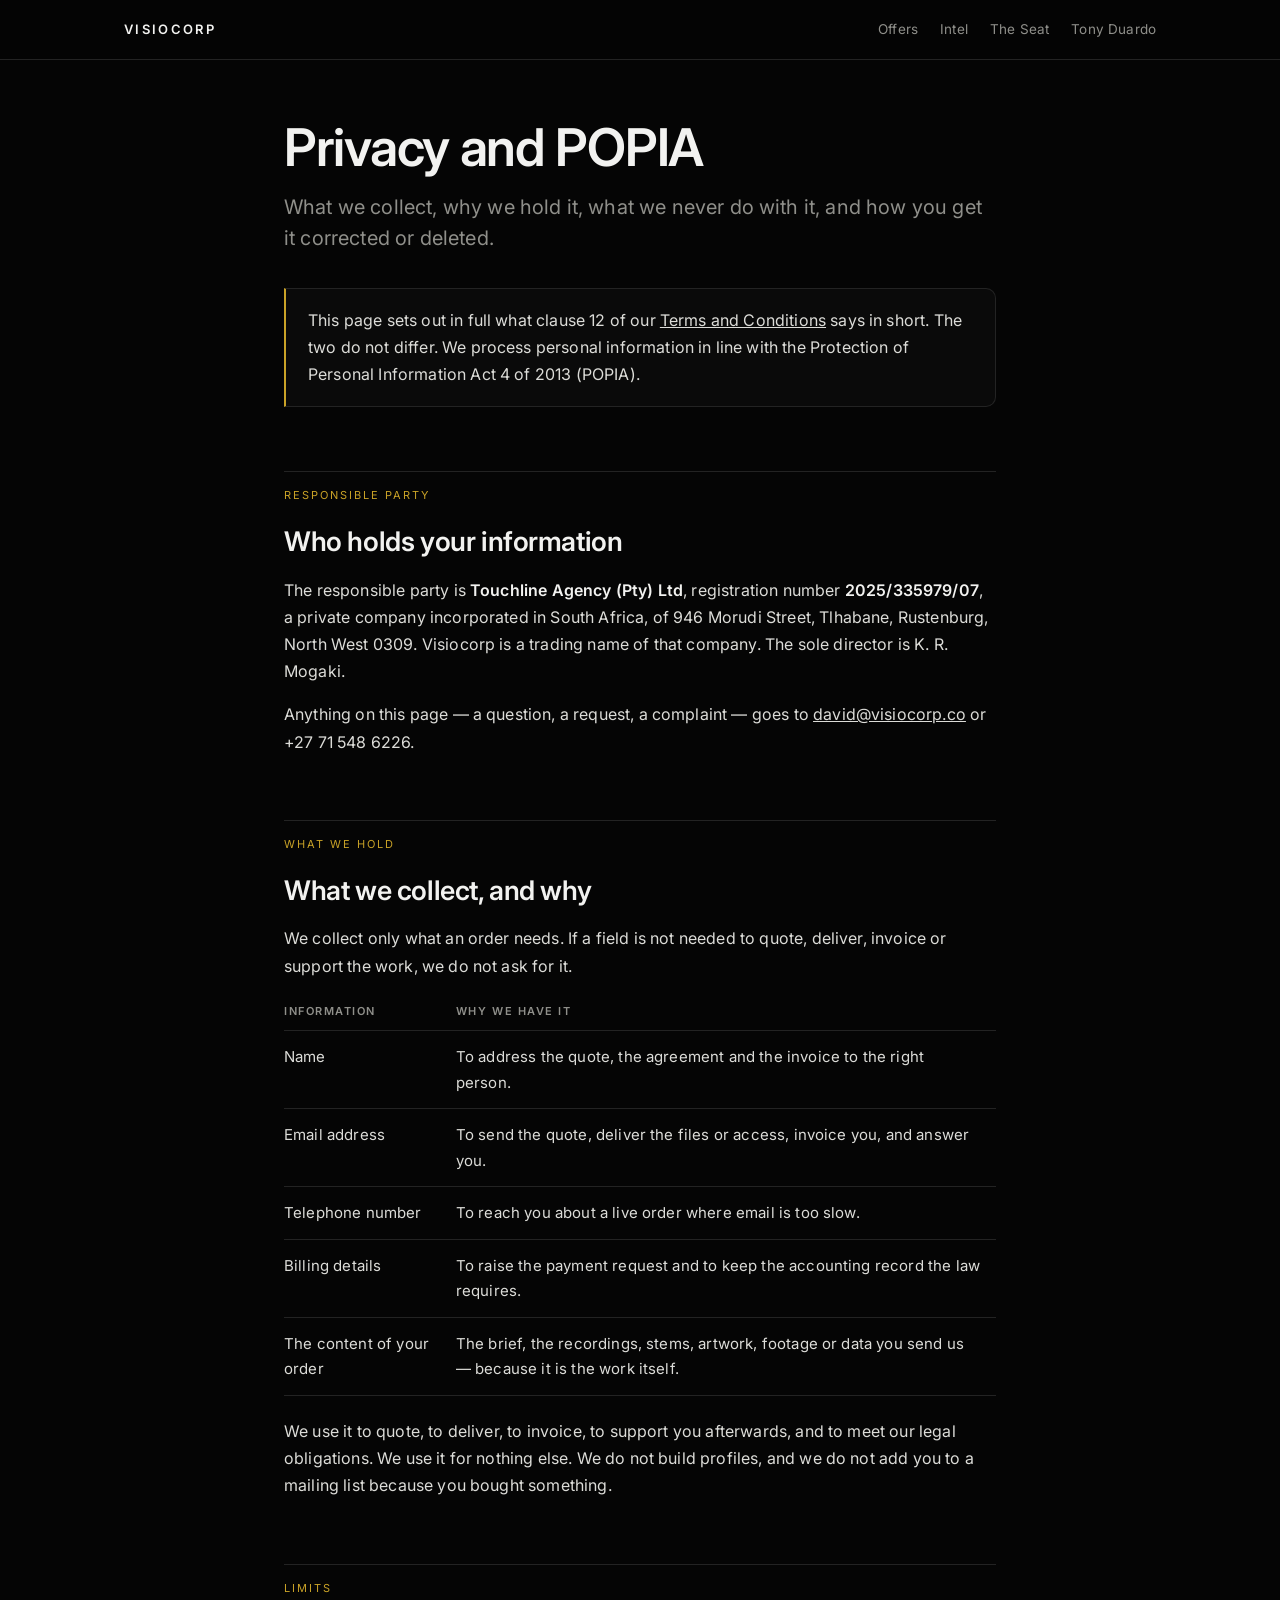
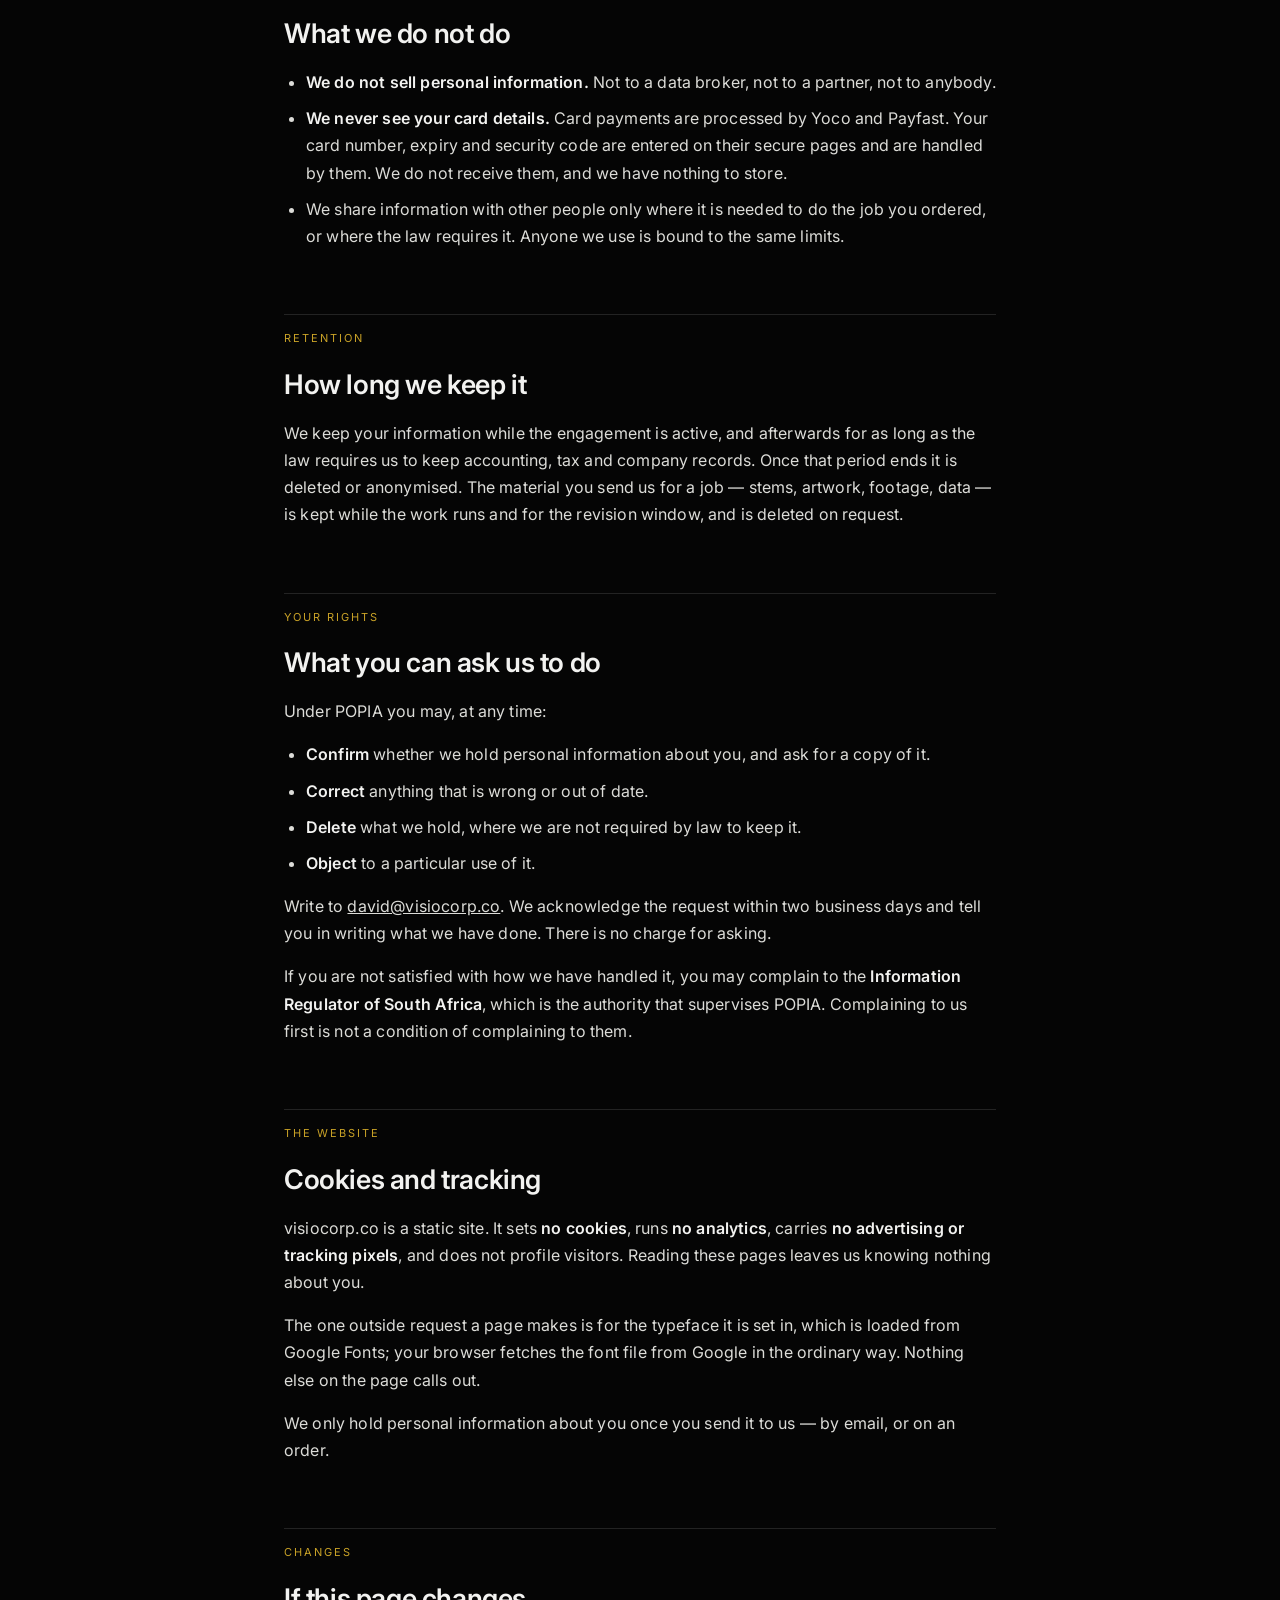
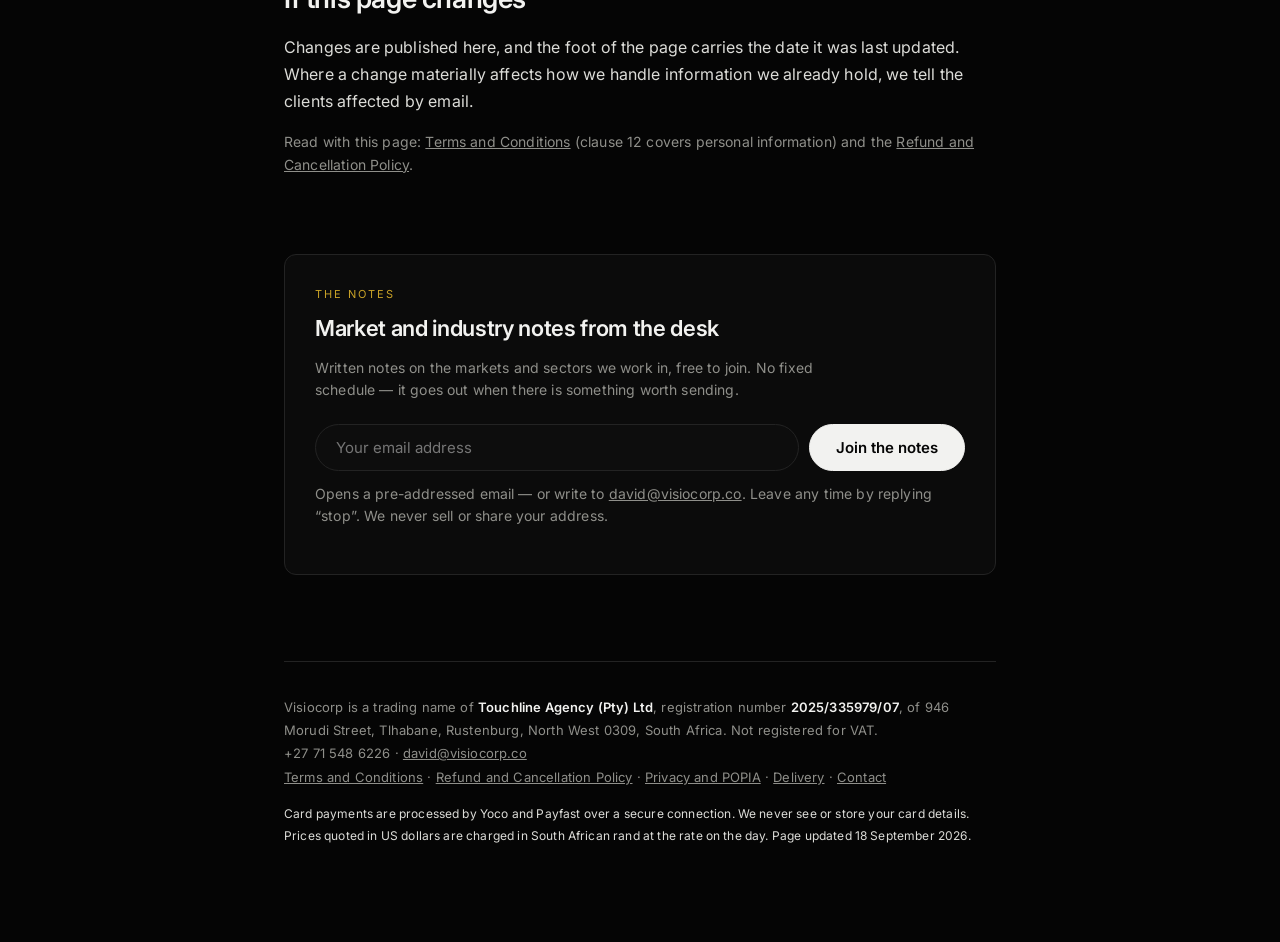
<file: privacy/index.html>
<!doctype html>
<html lang="en"><head>
<meta charset="utf-8">
<meta name="viewport" content="width=device-width, initial-scale=1">
<title>Privacy and POPIA — Visiocorp</title>
<meta name="description" content="How Touchline Agency (Pty) Ltd, trading as Visiocorp, handles personal information under POPIA.">
<link rel="canonical" href="https://visiocorp.co/privacy/">
<link rel="icon" href="/favicon.svg" type="image/svg+xml">
<meta property="og:site_name" content="Visiocorp">
<meta property="og:type" content="website">
<meta property="og:title" content="Privacy and POPIA — Visiocorp">
<meta property="og:description" content="How Touchline Agency (Pty) Ltd, trading as Visiocorp, handles personal information under POPIA.">
<meta property="og:url" content="https://visiocorp.co/privacy/">
<meta name="twitter:card" content="summary">
<link rel="preconnect" href="https://fonts.googleapis.com">
<link rel="preconnect" href="https://fonts.gstatic.com" crossorigin>
<link href="https://fonts.googleapis.com/css2?family=Inter:wght@400;600&display=swap" rel="stylesheet">
<style>
:root{--bg:#050505;--fg:#f2f2f0;--mut:#8f8f8a;--line:#232323;--acc:#c9a227;--card:#0b0b0b;
--sans:Inter,'Helvetica Neue',Helvetica,Arial,sans-serif}
*{box-sizing:border-box}
html{scroll-behavior:smooth;-webkit-text-size-adjust:100%}
body{margin:0;background:var(--bg);color:var(--fg);font-family:var(--sans);font-size:16px;
line-height:1.7;letter-spacing:.01em;-webkit-font-smoothing:antialiased}
a{color:inherit}
.wrap{max-width:760px;margin:0 auto;padding:0 24px 96px}
.wrap.wide{max-width:1080px}
header.top{border-bottom:1px solid var(--line);position:sticky;top:0;background:rgba(5,5,5,.93);
backdrop-filter:blur(10px);z-index:20}
header.top .bar{max-width:1080px;margin:0 auto;padding:18px 24px;display:flex;align-items:center;
justify-content:space-between;gap:20px;flex-wrap:wrap}
.brand{font-weight:600;letter-spacing:.18em;text-transform:uppercase;font-size:13px;text-decoration:none;white-space:nowrap}
nav.main{display:flex;gap:22px;flex-wrap:wrap}
nav.main a{font-size:13.5px;color:var(--mut);text-decoration:none}
nav.main a:hover,nav.main a[aria-current]{color:var(--fg)}
h1{font-size:clamp(32px,6vw,52px);line-height:1.07;font-weight:600;letter-spacing:-.025em;margin:60px 0 16px}
.sub{color:var(--mut);font-size:clamp(17px,2.2vw,20px);line-height:1.55;margin:0 0 34px;max-width:60ch}
h2{font-size:clamp(21px,3vw,27px);font-weight:600;letter-spacing:-.015em;margin:56px 0 12px;scroll-margin-top:80px}
h3{font-size:17px;font-weight:600;margin:28px 0 6px}
p{margin:0 0 16px;color:#dcdcd8}
ul,ol{margin:0 0 16px;padding-left:22px;color:#dcdcd8}
li{margin:0 0 9px}
strong,b{color:var(--fg);font-weight:600}
.eyebrow{font-size:11px;letter-spacing:.18em;text-transform:uppercase;color:var(--acc);
border-top:1px solid var(--line);padding-top:14px;margin:64px 0 14px}
.eyebrow+h2{margin-top:0}
.small{font-size:14px;color:var(--mut);line-height:1.6}
.grid{display:grid;gap:18px;margin:26px 0 0}
.grid.c2{grid-template-columns:repeat(auto-fit,minmax(260px,1fr))}
.grid.c3{grid-template-columns:repeat(auto-fit,minmax(240px,1fr))}
.card{border:1px solid var(--line);border-radius:12px;padding:26px;background:var(--card);
display:flex;flex-direction:column}
.card.feat{border-color:var(--acc)}
.card .k{font-size:11px;letter-spacing:.16em;text-transform:uppercase;color:var(--acc);margin-bottom:12px}
.card h3{margin:0 0 6px;font-size:19px}
.card p{font-size:15px;line-height:1.6}
.price{font-size:38px;line-height:1;font-weight:600;letter-spacing:-.03em;margin:6px 0 2px}
.price span{font-size:13px;font-weight:400;color:var(--mut);letter-spacing:.06em;margin-left:6px}
.zar{font-size:13px;color:var(--mut);margin:0 0 16px}
.btn{display:inline-block;padding:13px 26px;border-radius:999px;text-decoration:none;font-size:15px;
font-weight:600;border:1px solid var(--fg);color:var(--bg);background:var(--fg);transition:.15s;margin-top:auto}
.btn:hover{opacity:.86}
.btn.ghost{background:transparent;color:var(--fg)}
.btn.gold{background:var(--acc);border-color:var(--acc);color:#161200}
.btn.wide{display:block;text-align:center}
table{width:100%;border-collapse:collapse;margin:22px 0;font-size:15px}
th{text-align:left;font-size:11px;letter-spacing:.14em;text-transform:uppercase;color:var(--mut);
border-bottom:1px solid var(--line);padding:0 14px 10px 0;font-weight:600}
td{border-bottom:1px solid var(--line);padding:13px 14px 13px 0;vertical-align:top;color:#dcdcd8}
td.r,th.r{text-align:right;padding-right:0;white-space:nowrap}
.note{border:1px solid var(--line);border-left:2px solid var(--acc);border-radius:0 10px 10px 0;
padding:18px 22px;margin:28px 0;background:#0a0a0a}
.note p:last-child{margin:0}
form.sub-form{display:flex;gap:10px;flex-wrap:wrap;margin:22px 0 0}
form.sub-form input{flex:1 1 240px;background:#0d0d0d;border:1px solid var(--line);border-radius:999px;
padding:13px 20px;color:var(--fg);font-family:inherit;font-size:15px}
form.sub-form input:focus{outline:none;border-color:var(--acc)}
form.sub-form button{padding:13px 26px;border-radius:999px;border:1px solid var(--fg);background:var(--fg);
color:var(--bg);font-family:inherit;font-size:15px;font-weight:600;cursor:pointer}
.nl{border:1px solid var(--line);border-radius:12px;padding:30px;margin:78px 0 0;background:var(--card)}
.nl .k{font-size:11px;letter-spacing:.18em;text-transform:uppercase;color:var(--acc)}
.nl h2{margin:6px 0 10px!important;font-size:22px}
footer.site{border-top:1px solid var(--line);margin-top:86px;padding:34px 0 0;color:var(--mut);
font-size:13px;line-height:1.8}
footer.site a{color:var(--mut)}
footer.site .pay{margin:14px 0 0;font-size:12px}
@media(max-width:600px){h1{margin-top:40px}.card{padding:22px}}
@media print{body{background:#fff;color:#111}header.top{display:none}p,td,li{color:#222}}
</style>
</head><body>
<header class=top><div class=bar>
  <a class=brand href="/">Visiocorp</a>
  <nav class=main><a href="/offers/">Offers</a><a href="/intel/">Intel</a><a href="/the-seat/">The Seat</a><a href="/tony-duardo/">Tony Duardo</a></nav>
</div></header>
<main class="wrap">
  <h1>Privacy and POPIA</h1>
  <p class=sub>What we collect, why we hold it, what we never do with it, and how you get it corrected or deleted.</p>
<div class=note>
  <p>This page sets out in full what clause 12 of our <a href="/terms/">Terms and Conditions</a> says in short. The two
  do not differ. We process personal information in line with the Protection of
  Personal Information Act 4 of 2013 (POPIA).</p>
</div>

<p class=eyebrow>Responsible party</p>
<h2>Who holds your information</h2>
<p>The responsible party is <strong>Touchline Agency (Pty) Ltd</strong>, registration
number <strong>2025/335979/07</strong>, a private company incorporated in South Africa,
of 946 Morudi Street, Tlhabane, Rustenburg, North West 0309. Visiocorp is a trading
name of that company. The sole director is K. R. Mogaki.</p>
<p>Anything on this page — a question, a request, a complaint — goes to <a href="mailto:david@visiocorp.co">david@visiocorp.co</a> or
+27 71 548 6226.</p>

<p class=eyebrow>What we hold</p>
<h2>What we collect, and why</h2>
<p>We collect only what an order needs. If a field is not needed to quote, deliver,
invoice or support the work, we do not ask for it.</p>
<table>
  <tr><th>Information</th><th>Why we have it</th></tr>
  <tr><td>Name</td><td>To address the quote, the agreement and the invoice to the right person.</td></tr>
  <tr><td>Email address</td><td>To send the quote, deliver the files or access, invoice you, and answer you.</td></tr>
  <tr><td>Telephone number</td><td>To reach you about a live order where email is too slow.</td></tr>
  <tr><td>Billing details</td><td>To raise the payment request and to keep the accounting record the law requires.</td></tr>
  <tr><td>The content of your order</td><td>The brief, the recordings, stems, artwork, footage or data you send us — because it is the work itself.</td></tr>
</table>
<p>We use it to quote, to deliver, to invoice, to support you afterwards, and to meet
our legal obligations. We use it for nothing else. We do not build profiles, and we do
not add you to a mailing list because you bought something.</p>

<p class=eyebrow>Limits</p>
<h2>What we do not do</h2>
<ul>
  <li><strong>We do not sell personal information.</strong> Not to a data broker, not to
  a partner, not to anybody.</li>
  <li><strong>We never see your card details.</strong> Card payments are processed by
  Yoco and Payfast. Your card number, expiry and security code are entered on their
  secure pages and are handled by them. We do not receive them, and we have nothing to
  store.</li>
  <li>We share information with other people only where it is needed to do the job you
  ordered, or where the law requires it. Anyone we use is bound to the same limits.</li>
</ul>

<p class=eyebrow>Retention</p>
<h2>How long we keep it</h2>
<p>We keep your information while the engagement is active, and afterwards for as long
as the law requires us to keep accounting, tax and company records. Once that period
ends it is deleted or anonymised. The material you send us for a job — stems, artwork,
footage, data — is kept while the work runs and for the revision window, and is deleted
on request.</p>

<p class=eyebrow>Your rights</p>
<h2>What you can ask us to do</h2>
<p>Under POPIA you may, at any time:</p>
<ul>
  <li><strong>Confirm</strong> whether we hold personal information about you, and ask for a copy of it.</li>
  <li><strong>Correct</strong> anything that is wrong or out of date.</li>
  <li><strong>Delete</strong> what we hold, where we are not required by law to keep it.</li>
  <li><strong>Object</strong> to a particular use of it.</li>
</ul>
<p>Write to <a href="mailto:david@visiocorp.co">david@visiocorp.co</a>. We acknowledge the request within two business days and tell you in
writing what we have done. There is no charge for asking.</p>
<p>If you are not satisfied with how we have handled it, you may complain to the
<strong>Information Regulator of South Africa</strong>, which is the authority that
supervises POPIA. Complaining to us first is not a condition of complaining to them.</p>

<p class=eyebrow>The website</p>
<h2>Cookies and tracking</h2>
<p>visiocorp.co is a static site. It sets <strong>no cookies</strong>, runs
<strong>no analytics</strong>, carries <strong>no advertising or tracking pixels</strong>,
and does not profile visitors. Reading these pages leaves us knowing nothing about you.</p>
<p>The one outside request a page makes is for the typeface it is set in, which is
loaded from Google Fonts; your browser fetches the font file from Google in the ordinary
way. Nothing else on the page calls out.</p>
<p>We only hold personal information about you once you send it to us — by email, or on
an order.</p>

<p class=eyebrow>Changes</p>
<h2>If this page changes</h2>
<p>Changes are published here, and the foot of the page carries the date it was last
updated. Where a change materially affects how we handle information we already hold,
we tell the clients affected by email.</p>

<p class=small>Read with this page: <a href="/terms/">Terms and Conditions</a> (clause 12 covers personal information) and
the <a href="/refund-policy/">Refund and Cancellation Policy</a>.</p>
  
  <section class=nl>
    <div class=k>The notes</div>
    <h2 style="margin-top:6px">Market and industry notes from the desk</h2>
    <p class=small style="max-width:56ch">Written notes on the markets and sectors we work in, free to join.
    No fixed schedule &mdash; it goes out when there is something worth sending.</p>
    <form class=sub-form onsubmit="var a=this.email.value.trim();if(!a)return false;
      window.location.href='mailto:david@visiocorp.co?subject='+encodeURIComponent('Subscribe — the notes')
      +'&amp;body='+encodeURIComponent('Please add '+a+' to the notes list.');return false;">
      <input type=email name=email required placeholder="Your email address" aria-label="Your email address">
      <button type=submit>Join the notes</button>
    </form>
    <p class=small style="margin-top:12px">Opens a pre-addressed email &mdash; or write to
    <a href="mailto:david@visiocorp.co?subject=Subscribe%20%E2%80%94%20the%20notes">david@visiocorp.co</a>.
    Leave any time by replying &ldquo;stop&rdquo;. We never sell or share your address.</p>
  </section>
  <footer class=site>
    Visiocorp is a trading name of <strong>Touchline Agency (Pty) Ltd</strong>, registration number <strong>2025/335979/07</strong>, of 946 Morudi Street, Tlhabane, Rustenburg, North West 0309, South Africa. Not registered for VAT.<br>
    +27 71 548 6226 &middot; <a href="mailto:david@visiocorp.co">david@visiocorp.co</a><br>
    <a href="/terms/">Terms and Conditions</a> &middot; <a href="/refund-policy/">Refund and Cancellation Policy</a> &middot; <a href="/privacy/">Privacy and POPIA</a> &middot; <a href="/delivery/">Delivery</a> &middot; <a href="/contact/">Contact</a>
    <p class=pay>Card payments are processed by Yoco and Payfast over a secure connection.
    We never see or store your card details. Prices quoted in US dollars are charged in South
    African rand at the rate on the day. Page updated 18 September 2026.</p>
  </footer>
</main>
</body></html>
</file>
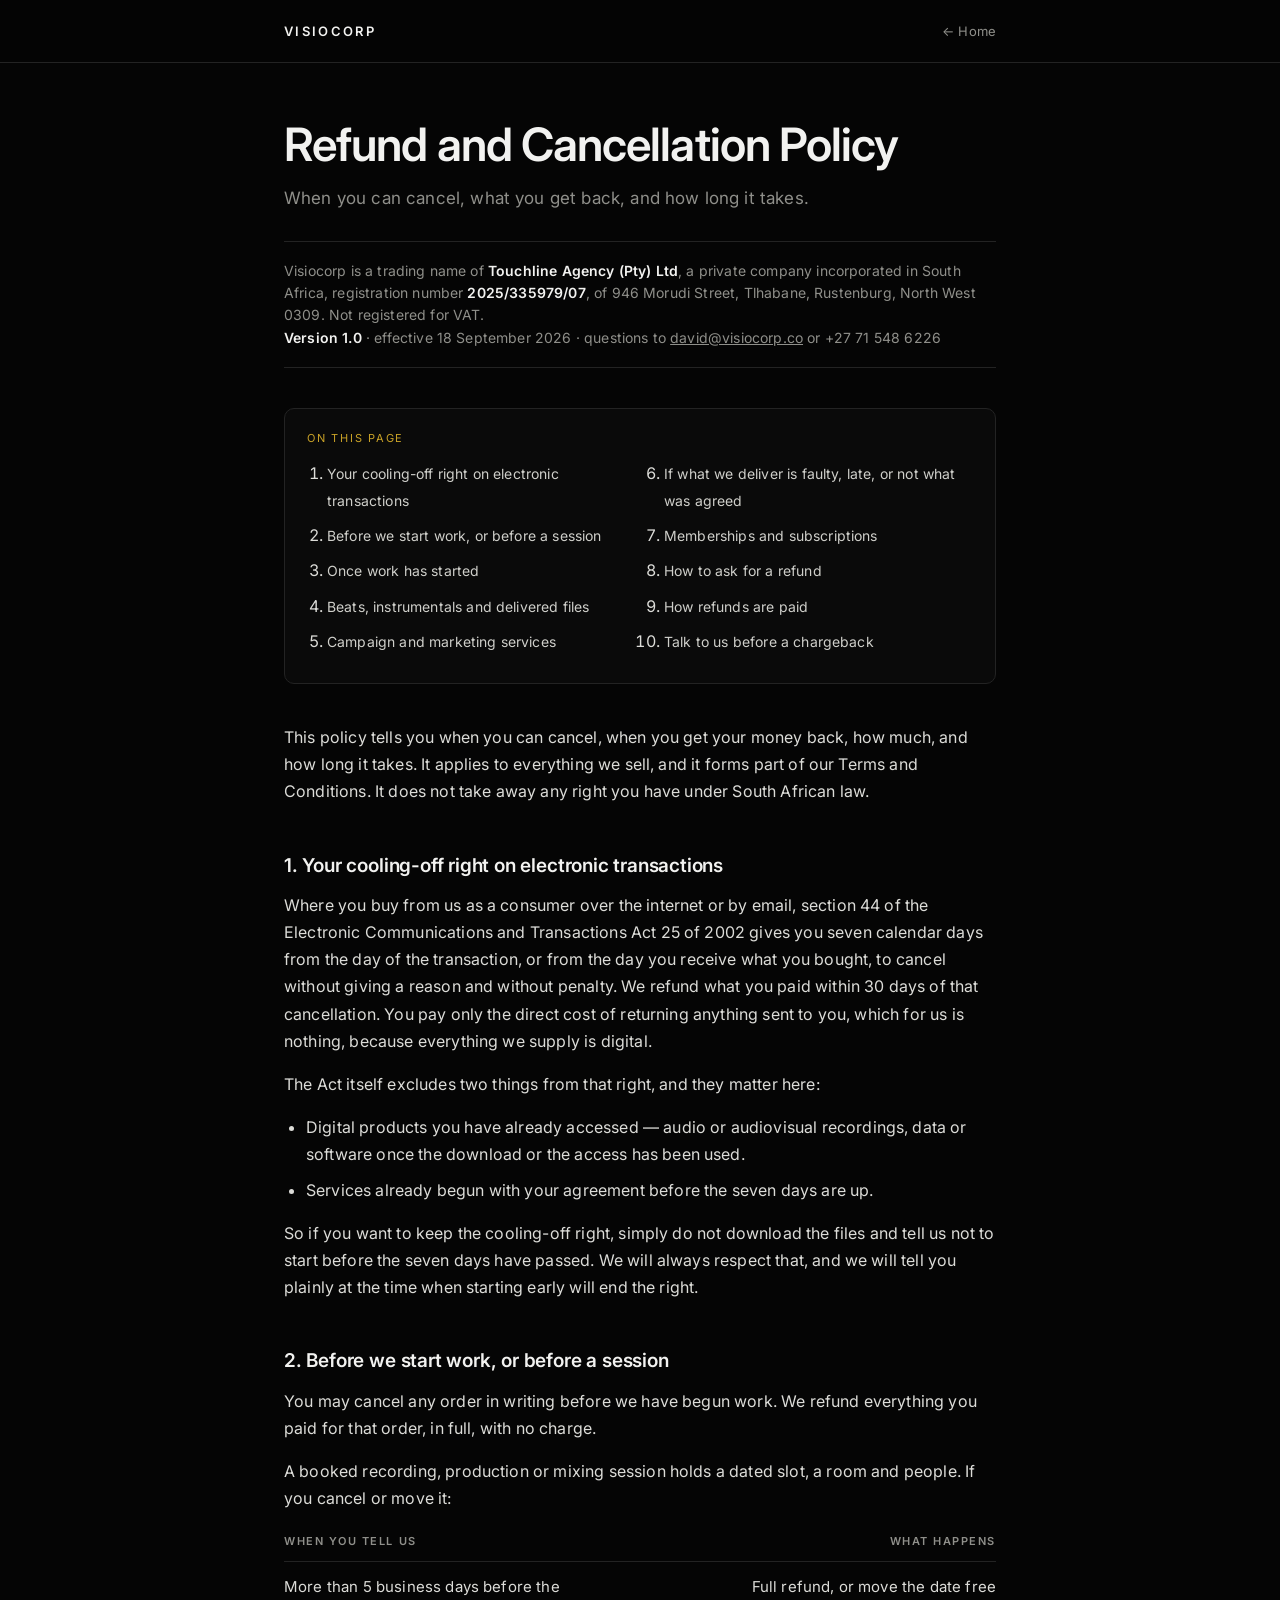
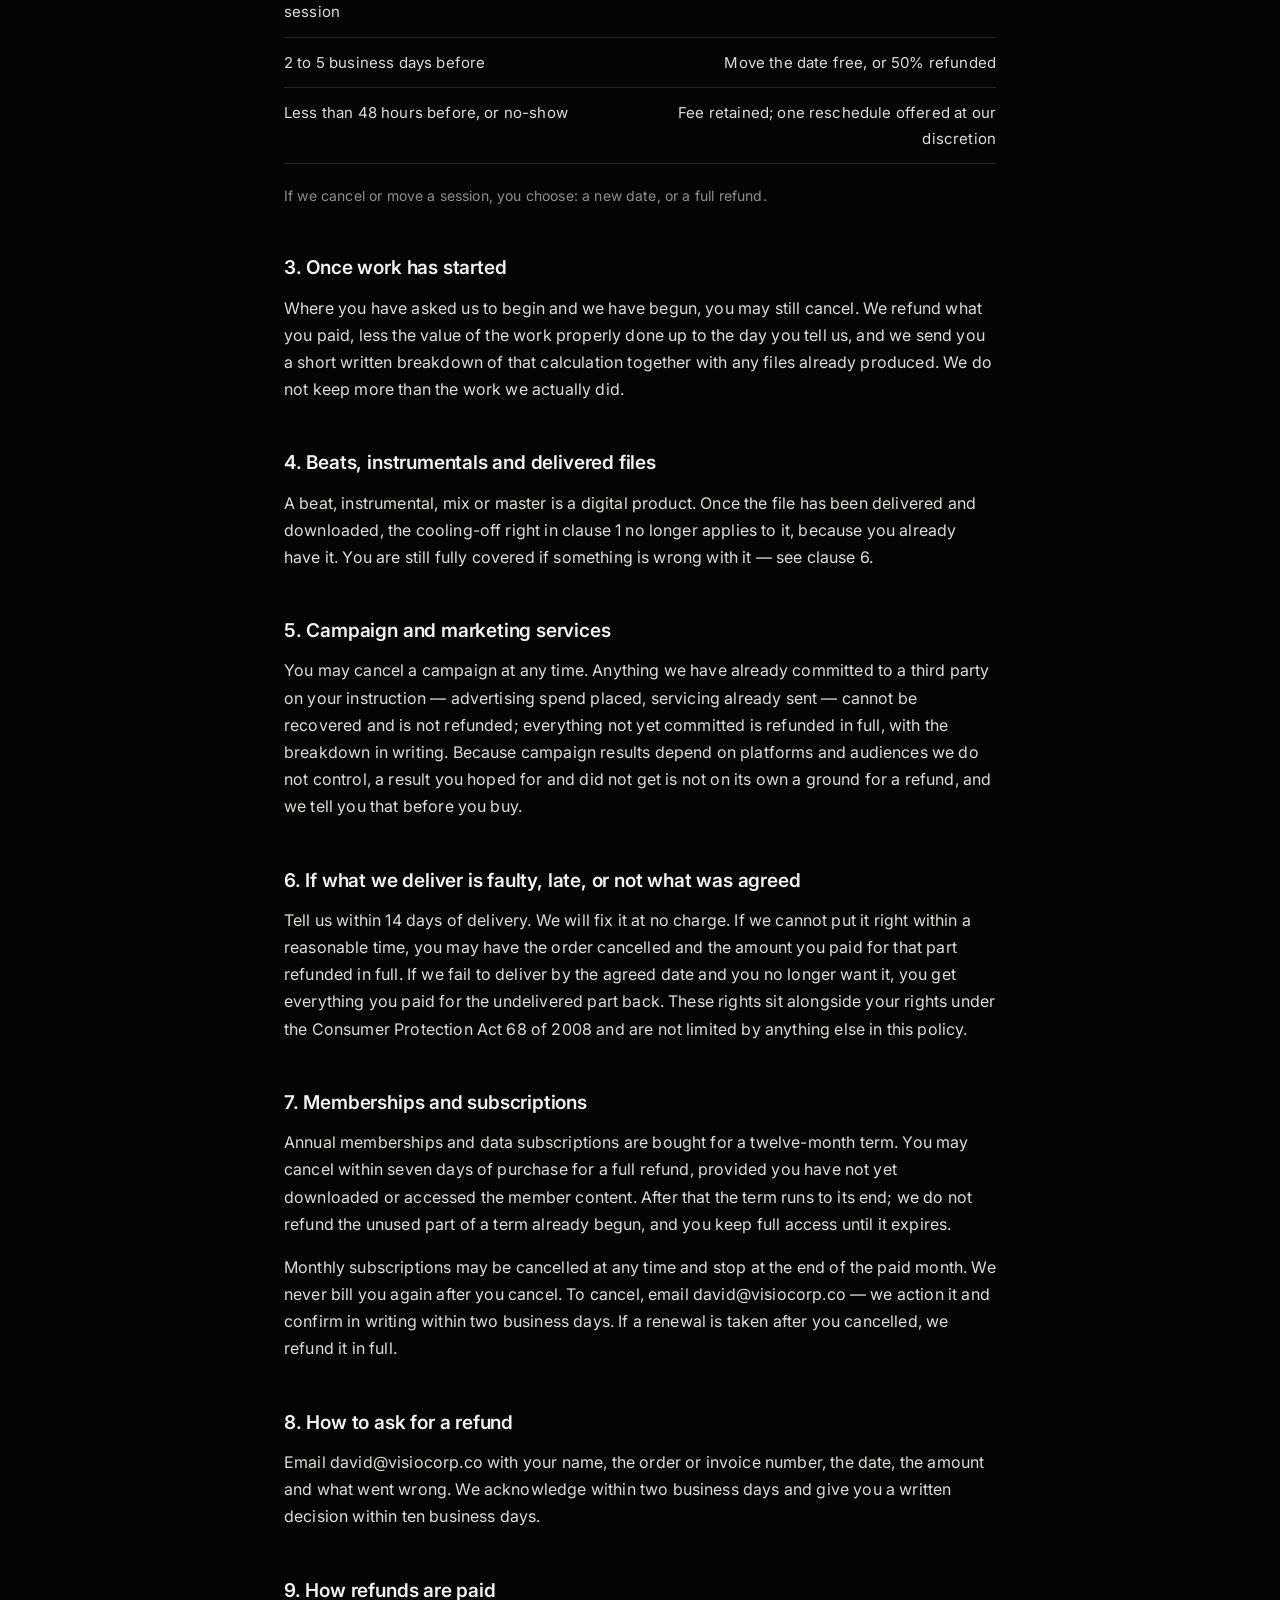
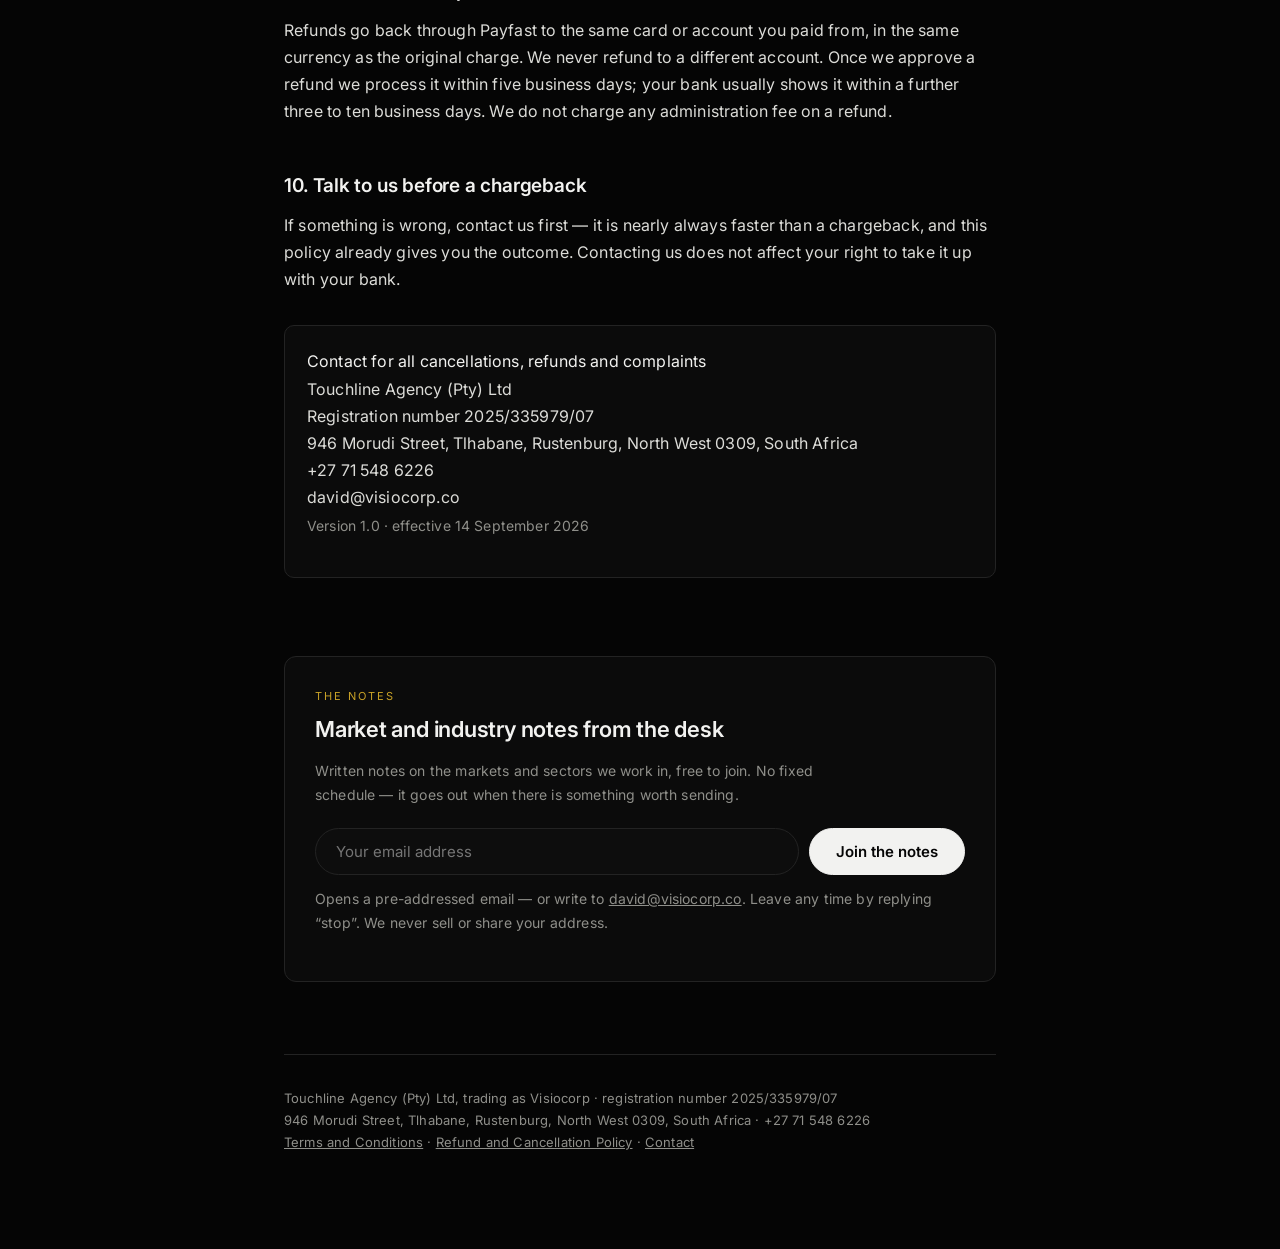
<file: refund-policy/index.html>
<!doctype html>
<html lang="en"><head>
<meta charset="utf-8">
<meta name="viewport" content="width=device-width, initial-scale=1">
<title>Refund and Cancellation Policy — Visiocorp</title>
<meta name="description" content="When you can cancel, what you get back, and how long it takes.">
<link rel="canonical" href="https://visiocorp.co/refund-policy/">
<link rel="icon" href="/favicon.svg" type="image/svg+xml">
<meta name="robots" content="index,follow">
<link rel="preconnect" href="https://fonts.googleapis.com">
<link rel="preconnect" href="https://fonts.gstatic.com" crossorigin>
<link href="https://fonts.googleapis.com/css2?family=Inter:wght@400;600&display=swap" rel="stylesheet">
<style>
:root{--bg:#050505;--fg:#f2f2f0;--mut:#8f8f8a;--line:#232323;--acc:#c9a227;
--sans:Inter,'Helvetica Neue',Helvetica,Arial,sans-serif}
*{box-sizing:border-box}
html{scroll-behavior:smooth;-webkit-text-size-adjust:100%}
body{margin:0;background:var(--bg);color:var(--fg);font-family:var(--sans);
font-size:16px;line-height:1.7;letter-spacing:.01em}
a{color:inherit}
.wrap{max-width:760px;margin:0 auto;padding:0 24px 96px}
header.top{border-bottom:1px solid var(--line);position:sticky;top:0;background:rgba(5,5,5,.92);
backdrop-filter:blur(8px);z-index:5}
header.top .wrap{padding:20px 24px;display:flex;align-items:center;justify-content:space-between;gap:16px}
.brand{font-weight:600;letter-spacing:.18em;text-transform:uppercase;font-size:13px;text-decoration:none}
.back{font-size:13px;color:var(--mut);text-decoration:none}
.back:hover{color:var(--fg)}
h1{font-size:clamp(30px,6vw,46px);line-height:1.1;font-weight:600;letter-spacing:-.02em;margin:56px 0 14px}
.sub{color:var(--mut);font-size:17px;margin:0 0 28px}
.meta{border-top:1px solid var(--line);border-bottom:1px solid var(--line);padding:18px 0;
color:var(--mut);font-size:14px;line-height:1.6;margin-bottom:40px}
.meta strong{color:var(--fg);font-weight:600}
h2{font-size:19px;font-weight:600;letter-spacing:-.01em;margin:44px 0 10px;scroll-margin-top:80px}
h3{font-size:16px;font-weight:600;margin:26px 0 6px}
p{margin:0 0 16px;color:#dcdcd8}
ul,ol{margin:0 0 16px;padding-left:22px;color:#dcdcd8}
li{margin:0 0 8px}
strong,b{color:var(--fg);font-weight:600}
table{width:100%;border-collapse:collapse;margin:20px 0;font-size:15px}
th{text-align:left;font-size:11px;letter-spacing:.14em;text-transform:uppercase;color:var(--mut);
border-bottom:1px solid var(--line);padding:0 12px 10px 0;font-weight:600}
td{border-bottom:1px solid var(--line);padding:12px 12px 12px 0;vertical-align:top;color:#dcdcd8}
td.r,th.r{text-align:right;padding-right:0}
.small{font-size:14px;color:var(--mut)}
.box{border:1px solid var(--line);border-radius:10px;padding:22px;margin:32px 0 0;background:#0b0b0b}
.box .k{font-size:11px;letter-spacing:.16em;text-transform:uppercase;color:var(--acc);margin-bottom:10px}
.toc{border:1px solid var(--line);border-radius:10px;padding:20px 22px;margin:0 0 40px;background:#0a0a0a}
.toc .k{font-size:11px;letter-spacing:.16em;text-transform:uppercase;color:var(--acc);margin-bottom:12px}
.toc ol{margin:0;padding-left:20px;columns:2;column-gap:28px}
.toc a{color:#cfcfca;text-decoration:none;font-size:14px}
.toc a:hover{color:#fff;text-decoration:underline}
.nl{border:1px solid var(--line);border-radius:12px;padding:30px;margin:78px 0 0;background:#0b0b0b}
.nl .k{font-size:11px;letter-spacing:.18em;text-transform:uppercase;color:var(--acc)}
.nl h2{margin:6px 0 10px!important;font-size:22px}
form.sub-form{display:flex;gap:10px;flex-wrap:wrap;margin:22px 0 0}
form.sub-form input{flex:1 1 240px;background:#0d0d0d;border:1px solid var(--line);border-radius:999px;padding:13px 20px;color:var(--fg);font-family:inherit;font-size:15px}
form.sub-form input:focus{outline:none;border-color:var(--acc)}
form.sub-form button{padding:13px 26px;border-radius:999px;border:1px solid var(--fg);background:var(--fg);color:var(--bg);font-family:inherit;font-size:15px;font-weight:600;cursor:pointer}
footer.site{border-top:1px solid var(--line);margin-top:72px;padding:32px 0 0;color:var(--mut);font-size:13px;line-height:1.7}
footer.site a{color:var(--mut)}
@media(max-width:640px){.toc ol{columns:1}}
@media print{body{background:#fff;color:#111}.toc,header.top{display:none}p,td,li{color:#222}}
</style>
</head><body>
<header class=top><div class=wrap>
  <a class=brand href="/">Visiocorp</a>
  <a class=back href="/">&larr; Home</a>
</div></header>
<main class=wrap>
  <h1>Refund and Cancellation Policy</h1>
  <p class=sub>When you can cancel, what you get back, and how long it takes.</p>
  <div class=meta>
    Visiocorp is a trading name of <strong>Touchline Agency (Pty) Ltd</strong>, a private company incorporated in South Africa, registration number <strong>2025/335979/07</strong>, of 946 Morudi Street, Tlhabane, Rustenburg, North West 0309. Not registered for VAT.<br>
    <strong>Version 1.0</strong> &middot; effective 18 September 2026 &middot;
    questions to <a href="mailto:david@visiocorp.co">david@visiocorp.co</a> or +27 71 548 6226
  </div>
  <nav class=toc><div class=k>On this page</div><ol><li><a href="#c1">Your cooling-off right on electronic transactions</a></li><li><a href="#c2">Before we start work, or before a session</a></li><li><a href="#c3">Once work has started</a></li><li><a href="#c4">Beats, instrumentals and delivered files</a></li><li><a href="#c5">Campaign and marketing services</a></li><li><a href="#c6">If what we deliver is faulty, late, or not what was agreed</a></li><li><a href="#c7">Memberships and subscriptions</a></li><li><a href="#c8">How to ask for a refund</a></li><li><a href="#c9">How refunds are paid</a></li><li><a href="#c10">Talk to us before a chargeback</a></li></ol></nav>
  <p>This policy tells you when you can cancel, when you get your money back, how much, and how long it takes. It applies to everything we sell, and it forms part of our Terms and Conditions. It does not take away any right you have under South African law.</p>

      <h2 id="c1">1. Your cooling-off right on electronic transactions</h2>
      <p>Where you buy from us as a consumer over the internet or by email, section 44 of the Electronic Communications and Transactions Act 25 of 2002 gives you <span class=b>seven calendar days</span> from the day of the transaction, or from the day you receive what you bought, to cancel without giving a reason and without penalty. We refund what you paid within <span class=b>30 days</span> of that cancellation. You pay only the direct cost of returning anything sent to you, which for us is nothing, because everything we supply is digital.</p>
      <p>The Act itself excludes two things from that right, and they matter here:</p>
      <ul>
        <li><span class=b>Digital products you have already accessed</span> — audio or audiovisual recordings, data or software once the download or the access has been used.</li>
        <li><span class=b>Services already begun with your agreement</span> before the seven days are up.</li>
      </ul>
      <p>So if you want to keep the cooling-off right, simply do not download the files and tell us not to start before the seven days have passed. We will always respect that, and we will tell you plainly at the time when starting early will end the right.</p>

      <h2 id="c2">2. Before we start work, or before a session</h2>
      <p>You may cancel any order in writing before we have begun work. We refund everything you paid for that order, in full, with no charge.</p>
      <p>A booked recording, production or mixing session holds a dated slot, a room and people. If you cancel or move it:</p>
      <table>
        <tr><th>When you tell us</th><th class=r>What happens</th></tr>
        <tr><td>More than 5 business days before the session</td><td class=r>Full refund, or move the date free</td></tr>
        <tr><td>2 to 5 business days before</td><td class=r>Move the date free, or 50% refunded</td></tr>
        <tr><td>Less than 48 hours before, or no-show</td><td class=r>Fee retained; one reschedule offered at our discretion</td></tr>
      </table>
      <p class=small>If <span class=b>we</span> cancel or move a session, you choose: a new date, or a full refund.</p>

      <h2 id="c3">3. Once work has started</h2>
      <p>Where you have asked us to begin and we have begun, you may still cancel. We refund what you paid, less the value of the work properly done up to the day you tell us, and we send you a short written breakdown of that calculation together with any files already produced. We do not keep more than the work we actually did.</p>
      
    

    
      <h2 id="c4">4. Beats, instrumentals and delivered files</h2>
      <p>A beat, instrumental, mix or master is a digital product. Once the file has been delivered and downloaded, the cooling-off right in clause 1 no longer applies to it, because you already have it. You are still fully covered if something is wrong with it — see clause 6.</p>

      <h2 id="c5">5. Campaign and marketing services</h2>
      <p>You may cancel a campaign at any time. Anything we have already committed to a third party on your instruction — advertising spend placed, servicing already sent — cannot be recovered and is not refunded; everything not yet committed is refunded in full, with the breakdown in writing. Because campaign results depend on platforms and audiences we do not control, a result you hoped for and did not get is not on its own a ground for a refund, and we tell you that before you buy.</p>

      <h2 id="c6">6. If what we deliver is faulty, late, or not what was agreed</h2>
      <p>Tell us within <span class=b>14 days</span> of delivery. We will fix it at no charge. If we cannot put it right within a reasonable time, you may have the order cancelled and the amount you paid for that part refunded in full. If we fail to deliver by the agreed date and you no longer want it, you get everything you paid for the undelivered part back. These rights sit alongside your rights under the Consumer Protection Act 68 of 2008 and are not limited by anything else in this policy.</p>

      <h2 id="c7">7. Memberships and subscriptions</h2>
      <p>Annual memberships and data subscriptions are bought for a twelve-month term. You may cancel within <span class=b>seven days</span> of purchase for a full refund, provided you have not yet downloaded or accessed the member content. After that the term runs to its end; we do not refund the unused part of a term already begun, and you keep full access until it expires.</p>
      <p>Monthly subscriptions may be cancelled at any time and stop at the end of the paid month. <span class=b>We never bill you again after you cancel.</span> To cancel, email david@visiocorp.co — we action it and confirm in writing within two business days. If a renewal is taken after you cancelled, we refund it in full.</p>

      <h2 id="c8">8. How to ask for a refund</h2>
      <p>Email david@visiocorp.co with your name, the order or invoice number, the date, the amount and what went wrong. We acknowledge within <span class=b>two business days</span> and give you a written decision within <span class=b>ten business days</span>.</p>

      <h2 id="c9">9. How refunds are paid</h2>
      <p>Refunds go back through Payfast to the <span class=b>same card or account you paid from</span>, in the same currency as the original charge. We never refund to a different account. Once we approve a refund we process it within <span class=b>five business days</span>; your bank usually shows it within a further three to ten business days. We do not charge any administration fee on a refund.</p>

      <h2 id="c10">10. Talk to us before a chargeback</h2>
      <p>If something is wrong, contact us first — it is nearly always faster than a chargeback, and this policy already gives you the outcome. Contacting us does not affect your right to take it up with your bank.</p>

      <div class=box>
        <div class=num>Contact for all cancellations, refunds and complaints</div>
        <p>Touchline Agency (Pty) Ltd<br>Registration number 2025/335979/07<br>946 Morudi Street, Tlhabane, Rustenburg, North West 0309, South Africa<br>+27 71 548 6226<br>david@visiocorp.co<br><span class=small>Version 1.0 &middot; effective 14 September 2026</span></p>
      </div>
  
  <section class=nl>
    <div class=k>The notes</div>
    <h2 style="margin-top:6px">Market and industry notes from the desk</h2>
    <p class=small style="max-width:56ch">Written notes on the markets and sectors we work in, free to join.
    No fixed schedule &mdash; it goes out when there is something worth sending.</p>
    <form class=sub-form onsubmit="var a=this.email.value.trim();if(!a)return false;
      window.location.href='mailto:david@visiocorp.co?subject='+encodeURIComponent('Subscribe — the notes')
      +'&amp;body='+encodeURIComponent('Please add '+a+' to the notes list.');return false;">
      <input type=email name=email required placeholder="Your email address" aria-label="Your email address">
      <button type=submit>Join the notes</button>
    </form>
    <p class=small style="margin-top:12px">Opens a pre-addressed email &mdash; or write to
    <a href="mailto:david@visiocorp.co?subject=Subscribe%20%E2%80%94%20the%20notes">david@visiocorp.co</a>.
    Leave any time by replying &ldquo;stop&rdquo;. We never sell or share your address.</p>
  </section>
  <footer class=site>
    Touchline Agency (Pty) Ltd, trading as Visiocorp &middot; registration number 2025/335979/07<br>
    946 Morudi Street, Tlhabane, Rustenburg, North West 0309, South Africa &middot; +27 71 548 6226<br>
    <a href="/terms/">Terms and Conditions</a> &middot;
    <a href="/refund-policy/">Refund and Cancellation Policy</a> &middot;
    <a href="mailto:david@visiocorp.co">Contact</a>
  </footer>
</main>
</body></html>
</file>
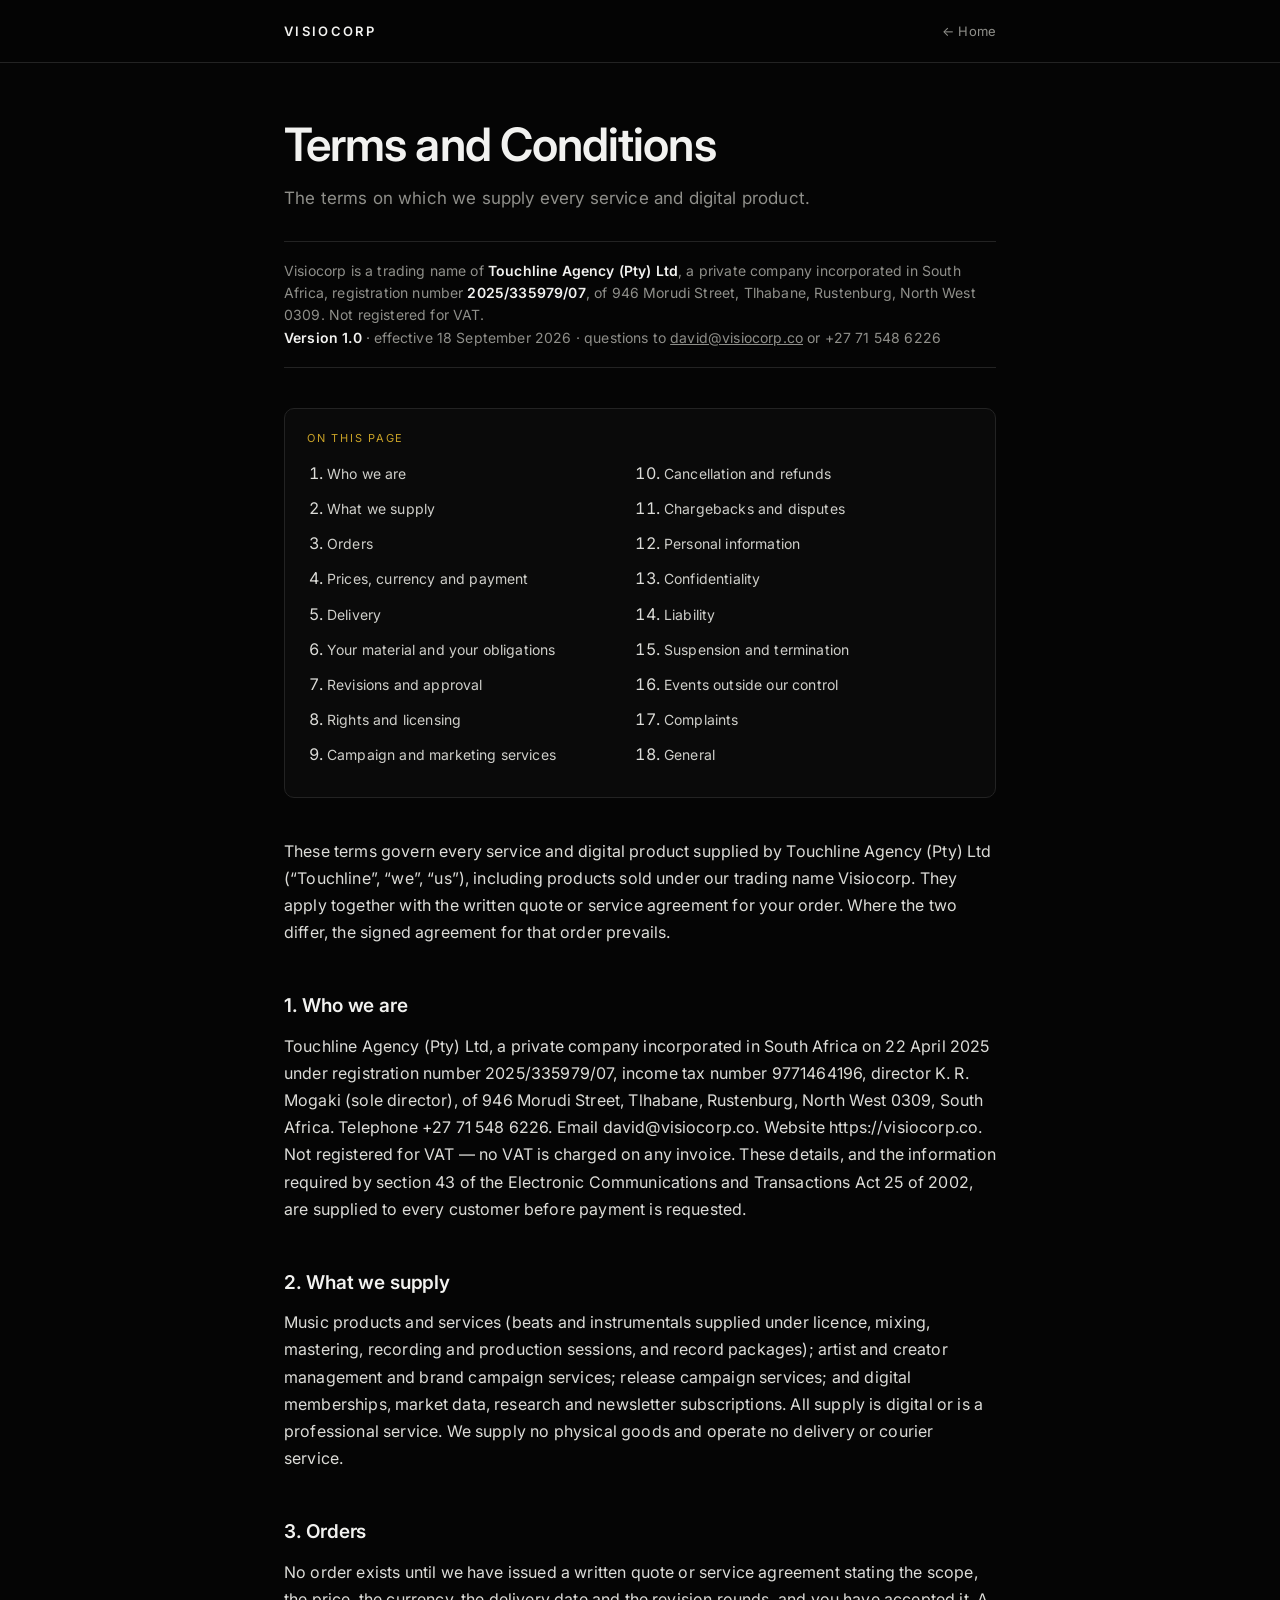
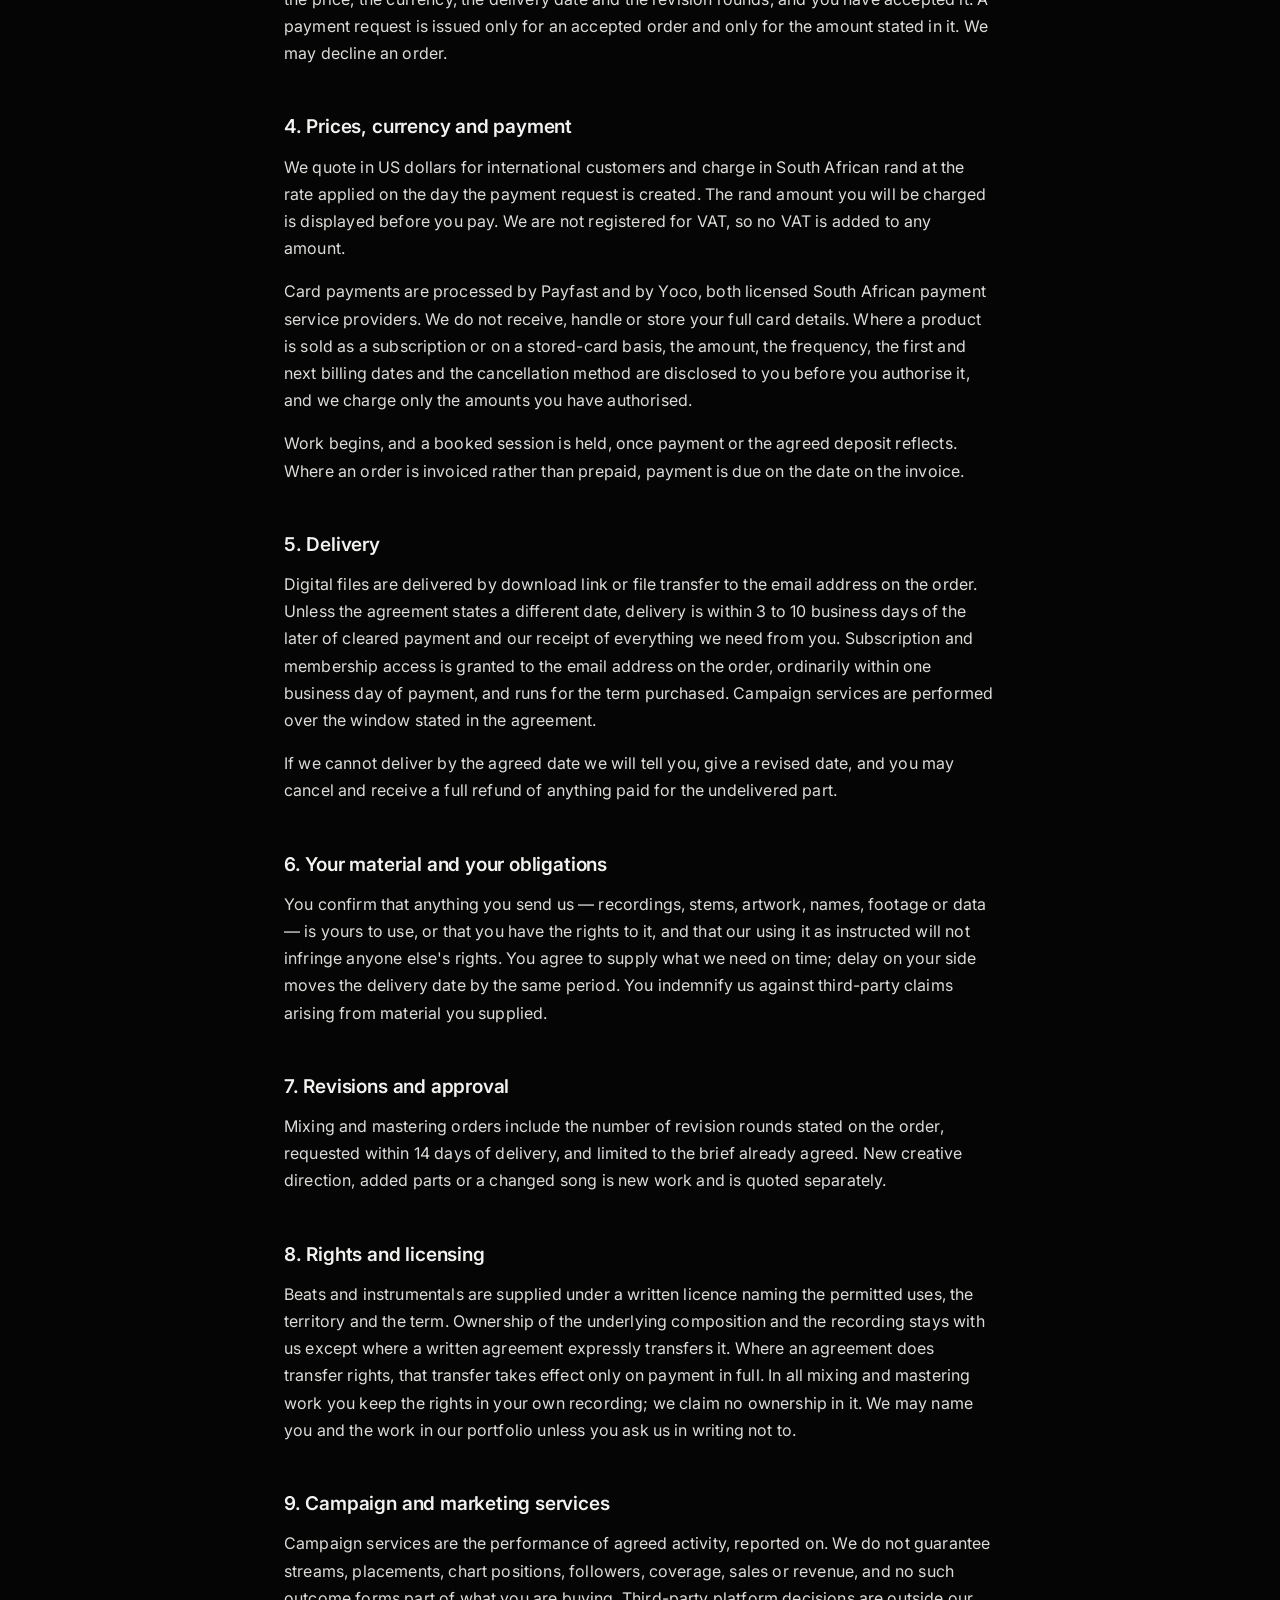
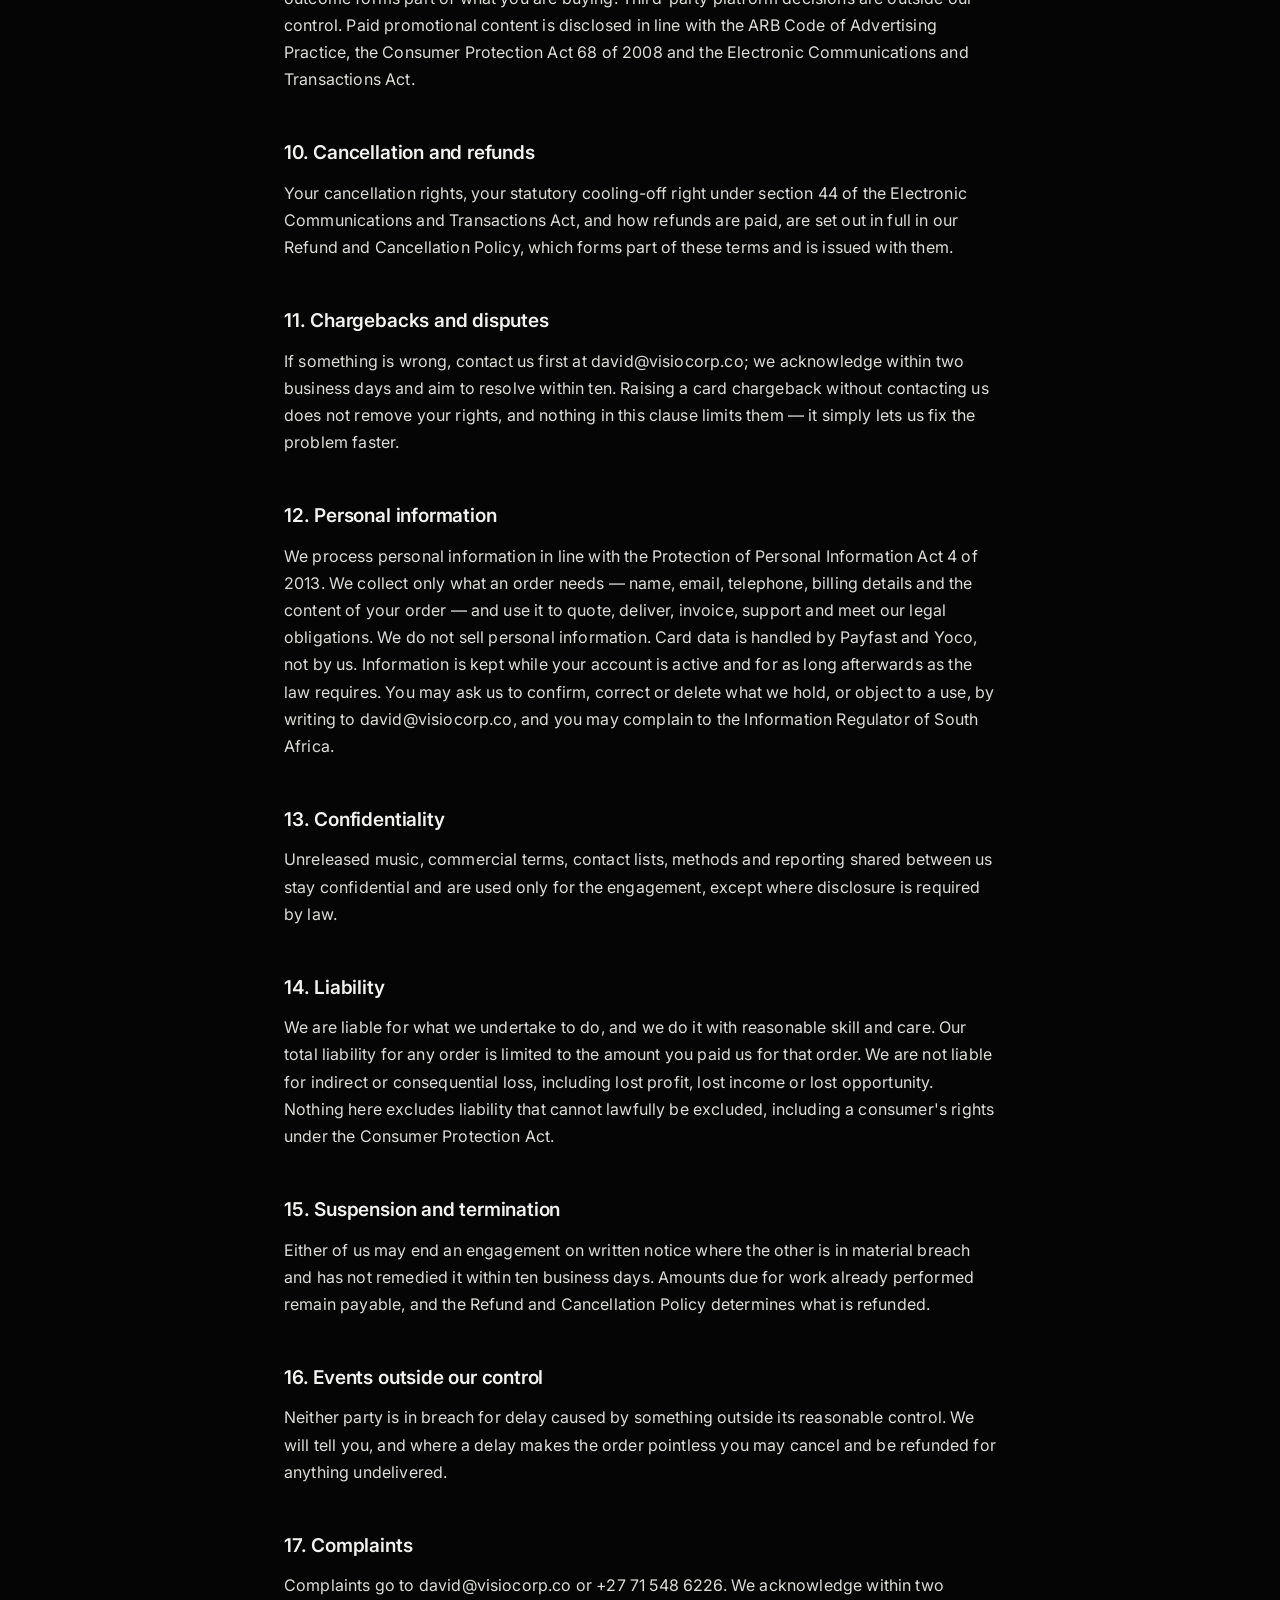
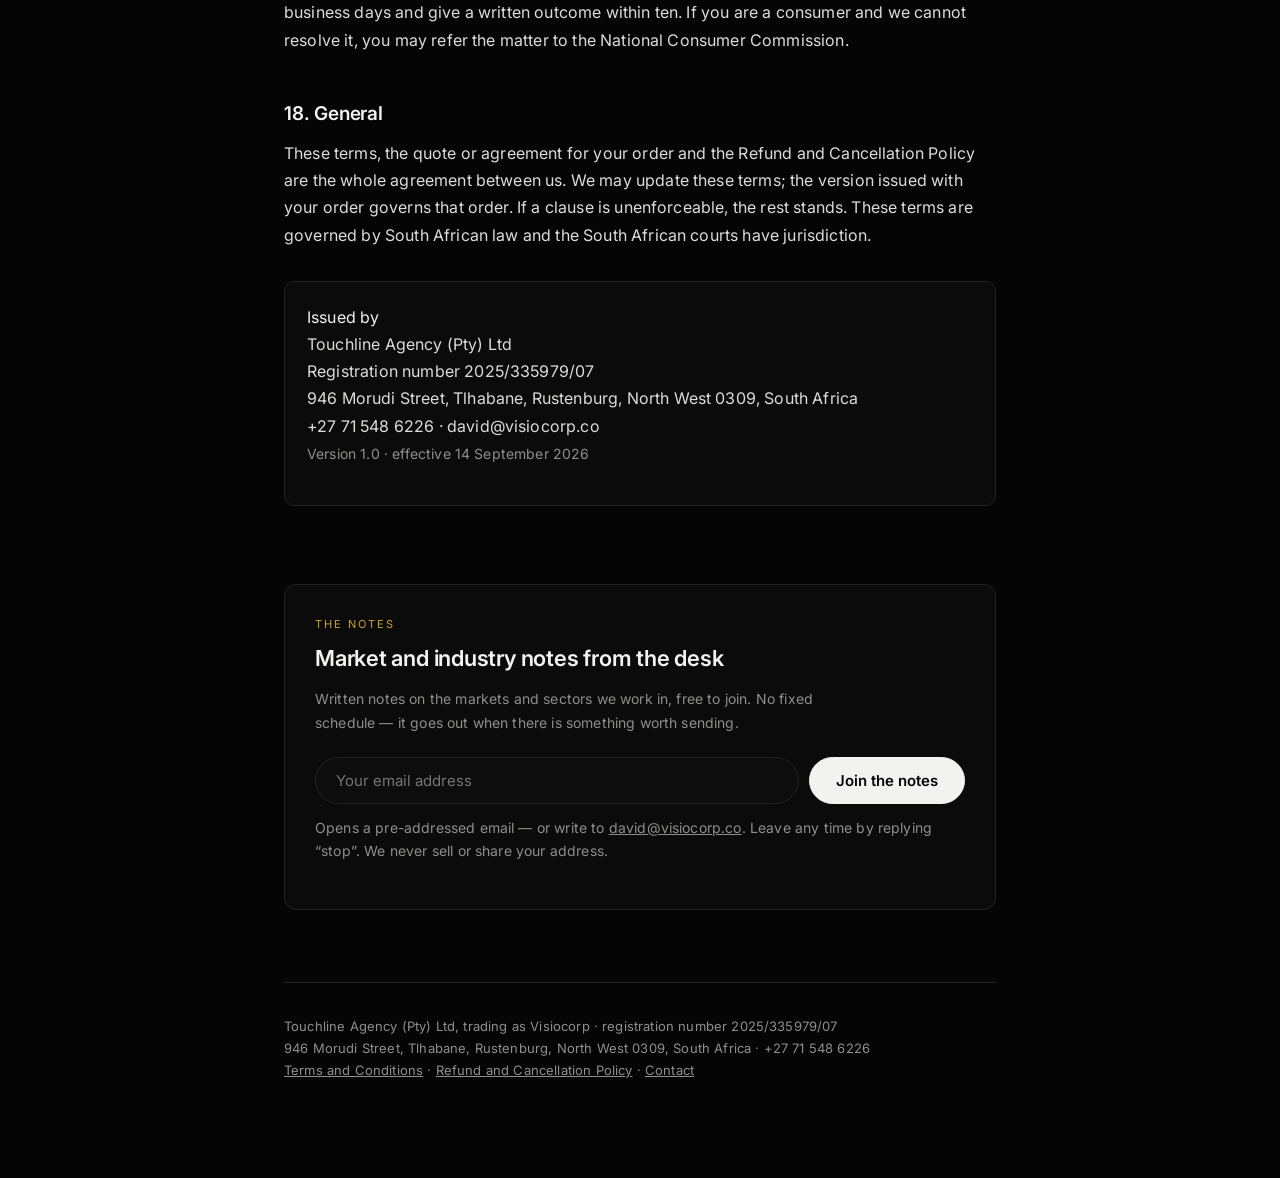
<file: terms/index.html>
<!doctype html>
<html lang="en"><head>
<meta charset="utf-8">
<meta name="viewport" content="width=device-width, initial-scale=1">
<title>Terms and Conditions — Visiocorp</title>
<meta name="description" content="The terms on which we supply every service and digital product.">
<link rel="canonical" href="https://visiocorp.co/terms/">
<link rel="icon" href="/favicon.svg" type="image/svg+xml">
<meta name="robots" content="index,follow">
<link rel="preconnect" href="https://fonts.googleapis.com">
<link rel="preconnect" href="https://fonts.gstatic.com" crossorigin>
<link href="https://fonts.googleapis.com/css2?family=Inter:wght@400;600&display=swap" rel="stylesheet">
<style>
:root{--bg:#050505;--fg:#f2f2f0;--mut:#8f8f8a;--line:#232323;--acc:#c9a227;
--sans:Inter,'Helvetica Neue',Helvetica,Arial,sans-serif}
*{box-sizing:border-box}
html{scroll-behavior:smooth;-webkit-text-size-adjust:100%}
body{margin:0;background:var(--bg);color:var(--fg);font-family:var(--sans);
font-size:16px;line-height:1.7;letter-spacing:.01em}
a{color:inherit}
.wrap{max-width:760px;margin:0 auto;padding:0 24px 96px}
header.top{border-bottom:1px solid var(--line);position:sticky;top:0;background:rgba(5,5,5,.92);
backdrop-filter:blur(8px);z-index:5}
header.top .wrap{padding:20px 24px;display:flex;align-items:center;justify-content:space-between;gap:16px}
.brand{font-weight:600;letter-spacing:.18em;text-transform:uppercase;font-size:13px;text-decoration:none}
.back{font-size:13px;color:var(--mut);text-decoration:none}
.back:hover{color:var(--fg)}
h1{font-size:clamp(30px,6vw,46px);line-height:1.1;font-weight:600;letter-spacing:-.02em;margin:56px 0 14px}
.sub{color:var(--mut);font-size:17px;margin:0 0 28px}
.meta{border-top:1px solid var(--line);border-bottom:1px solid var(--line);padding:18px 0;
color:var(--mut);font-size:14px;line-height:1.6;margin-bottom:40px}
.meta strong{color:var(--fg);font-weight:600}
h2{font-size:19px;font-weight:600;letter-spacing:-.01em;margin:44px 0 10px;scroll-margin-top:80px}
h3{font-size:16px;font-weight:600;margin:26px 0 6px}
p{margin:0 0 16px;color:#dcdcd8}
ul,ol{margin:0 0 16px;padding-left:22px;color:#dcdcd8}
li{margin:0 0 8px}
strong,b{color:var(--fg);font-weight:600}
table{width:100%;border-collapse:collapse;margin:20px 0;font-size:15px}
th{text-align:left;font-size:11px;letter-spacing:.14em;text-transform:uppercase;color:var(--mut);
border-bottom:1px solid var(--line);padding:0 12px 10px 0;font-weight:600}
td{border-bottom:1px solid var(--line);padding:12px 12px 12px 0;vertical-align:top;color:#dcdcd8}
td.r,th.r{text-align:right;padding-right:0}
.small{font-size:14px;color:var(--mut)}
.box{border:1px solid var(--line);border-radius:10px;padding:22px;margin:32px 0 0;background:#0b0b0b}
.box .k{font-size:11px;letter-spacing:.16em;text-transform:uppercase;color:var(--acc);margin-bottom:10px}
.toc{border:1px solid var(--line);border-radius:10px;padding:20px 22px;margin:0 0 40px;background:#0a0a0a}
.toc .k{font-size:11px;letter-spacing:.16em;text-transform:uppercase;color:var(--acc);margin-bottom:12px}
.toc ol{margin:0;padding-left:20px;columns:2;column-gap:28px}
.toc a{color:#cfcfca;text-decoration:none;font-size:14px}
.toc a:hover{color:#fff;text-decoration:underline}
.nl{border:1px solid var(--line);border-radius:12px;padding:30px;margin:78px 0 0;background:#0b0b0b}
.nl .k{font-size:11px;letter-spacing:.18em;text-transform:uppercase;color:var(--acc)}
.nl h2{margin:6px 0 10px!important;font-size:22px}
form.sub-form{display:flex;gap:10px;flex-wrap:wrap;margin:22px 0 0}
form.sub-form input{flex:1 1 240px;background:#0d0d0d;border:1px solid var(--line);border-radius:999px;padding:13px 20px;color:var(--fg);font-family:inherit;font-size:15px}
form.sub-form input:focus{outline:none;border-color:var(--acc)}
form.sub-form button{padding:13px 26px;border-radius:999px;border:1px solid var(--fg);background:var(--fg);color:var(--bg);font-family:inherit;font-size:15px;font-weight:600;cursor:pointer}
footer.site{border-top:1px solid var(--line);margin-top:72px;padding:32px 0 0;color:var(--mut);font-size:13px;line-height:1.7}
footer.site a{color:var(--mut)}
@media(max-width:640px){.toc ol{columns:1}}
@media print{body{background:#fff;color:#111}.toc,header.top{display:none}p,td,li{color:#222}}
</style>
</head><body>
<header class=top><div class=wrap>
  <a class=brand href="/">Visiocorp</a>
  <a class=back href="/">&larr; Home</a>
</div></header>
<main class=wrap>
  <h1>Terms and Conditions</h1>
  <p class=sub>The terms on which we supply every service and digital product.</p>
  <div class=meta>
    Visiocorp is a trading name of <strong>Touchline Agency (Pty) Ltd</strong>, a private company incorporated in South Africa, registration number <strong>2025/335979/07</strong>, of 946 Morudi Street, Tlhabane, Rustenburg, North West 0309. Not registered for VAT.<br>
    <strong>Version 1.0</strong> &middot; effective 18 September 2026 &middot;
    questions to <a href="mailto:david@visiocorp.co">david@visiocorp.co</a> or +27 71 548 6226
  </div>
  <nav class=toc><div class=k>On this page</div><ol><li><a href="#c1">Who we are</a></li><li><a href="#c2">What we supply</a></li><li><a href="#c3">Orders</a></li><li><a href="#c4">Prices, currency and payment</a></li><li><a href="#c5">Delivery</a></li><li><a href="#c6">Your material and your obligations</a></li><li><a href="#c7">Revisions and approval</a></li><li><a href="#c8">Rights and licensing</a></li><li><a href="#c9">Campaign and marketing services</a></li><li><a href="#c10">Cancellation and refunds</a></li><li><a href="#c11">Chargebacks and disputes</a></li><li><a href="#c12">Personal information</a></li><li><a href="#c13">Confidentiality</a></li><li><a href="#c14">Liability</a></li><li><a href="#c15">Suspension and termination</a></li><li><a href="#c16">Events outside our control</a></li><li><a href="#c17">Complaints</a></li><li><a href="#c18">General</a></li></ol></nav>
  <p>These terms govern every service and digital product supplied by Touchline Agency (Pty) Ltd (&ldquo;Touchline&rdquo;, &ldquo;we&rdquo;, &ldquo;us&rdquo;), including products sold under our trading name Visiocorp. They apply together with the written quote or service agreement for your order. Where the two differ, the signed agreement for that order prevails.</p>

      <h2 id="c1">1. Who we are</h2>
      <p>Touchline Agency (Pty) Ltd, a private company incorporated in South Africa on 22 April 2025 under registration number <span class=b>2025/335979/07</span>, income tax number 9771464196, director K. R. Mogaki (sole director), of 946 Morudi Street, Tlhabane, Rustenburg, North West 0309, South Africa. Telephone +27 71 548 6226. Email david@visiocorp.co. Website https://visiocorp.co. Not registered for VAT — no VAT is charged on any invoice. These details, and the information required by section 43 of the Electronic Communications and Transactions Act 25 of 2002, are supplied to every customer before payment is requested.</p>

      <h2 id="c2">2. What we supply</h2>
      <p>Music products and services (beats and instrumentals supplied under licence, mixing, mastering, recording and production sessions, and record packages); artist and creator management and brand campaign services; release campaign services; and digital memberships, market data, research and newsletter subscriptions. All supply is digital or is a professional service. We supply no physical goods and operate no delivery or courier service.</p>

      <h2 id="c3">3. Orders</h2>
      <p>No order exists until we have issued a written quote or service agreement stating the scope, the price, the currency, the delivery date and the revision rounds, and you have accepted it. A payment request is issued only for an accepted order and only for the amount stated in it. We may decline an order.</p>

      <h2 id="c4">4. Prices, currency and payment</h2>
      <p>We quote in US dollars for international customers and charge in South African rand at the rate applied on the day the payment request is created. The rand amount you will be charged is displayed before you pay. We are not registered for VAT, so no VAT is added to any amount.</p>
      <p>Card payments are processed by Payfast and by Yoco, both licensed South African payment service providers. We do not receive, handle or store your full card details. Where a product is sold as a subscription or on a stored-card basis, the amount, the frequency, the first and next billing dates and the cancellation method are disclosed to you before you authorise it, and we charge only the amounts you have authorised.</p>
      <p>Work begins, and a booked session is held, once payment or the agreed deposit reflects. Where an order is invoiced rather than prepaid, payment is due on the date on the invoice.</p>

      <h2 id="c5">5. Delivery</h2>
      <p>Digital files are delivered by download link or file transfer to the email address on the order. Unless the agreement states a different date, delivery is within <span class=b>3 to 10 business days</span> of the later of cleared payment and our receipt of everything we need from you. Subscription and membership access is granted to the email address on the order, ordinarily within one business day of payment, and runs for the term purchased. Campaign services are performed over the window stated in the agreement.</p>
      <p>If we cannot deliver by the agreed date we will tell you, give a revised date, and you may cancel and receive a full refund of anything paid for the undelivered part.</p>
      
    

    
      <h2 id="c6">6. Your material and your obligations</h2>
      <p>You confirm that anything you send us — recordings, stems, artwork, names, footage or data — is yours to use, or that you have the rights to it, and that our using it as instructed will not infringe anyone else's rights. You agree to supply what we need on time; delay on your side moves the delivery date by the same period. You indemnify us against third-party claims arising from material you supplied.</p>

      <h2 id="c7">7. Revisions and approval</h2>
      <p>Mixing and mastering orders include the number of revision rounds stated on the order, requested within 14 days of delivery, and limited to the brief already agreed. New creative direction, added parts or a changed song is new work and is quoted separately.</p>

      <h2 id="c8">8. Rights and licensing</h2>
      <p>Beats and instrumentals are supplied under a written licence naming the permitted uses, the territory and the term. Ownership of the underlying composition and the recording stays with us except where a written agreement expressly transfers it. Where an agreement does transfer rights, that transfer takes effect only on payment in full. In all mixing and mastering work you keep the rights in your own recording; we claim no ownership in it. We may name you and the work in our portfolio unless you ask us in writing not to.</p>

      <h2 id="c9">9. Campaign and marketing services</h2>
      <p>Campaign services are the performance of agreed activity, reported on. We do not guarantee streams, placements, chart positions, followers, coverage, sales or revenue, and no such outcome forms part of what you are buying. Third-party platform decisions are outside our control. Paid promotional content is disclosed in line with the ARB Code of Advertising Practice, the Consumer Protection Act 68 of 2008 and the Electronic Communications and Transactions Act.</p>

      <h2 id="c10">10. Cancellation and refunds</h2>
      <p>Your cancellation rights, your statutory cooling-off right under section 44 of the Electronic Communications and Transactions Act, and how refunds are paid, are set out in full in our <span class=b>Refund and Cancellation Policy</span>, which forms part of these terms and is issued with them.</p>

      <h2 id="c11">11. Chargebacks and disputes</h2>
      <p>If something is wrong, contact us first at david@visiocorp.co; we acknowledge within two business days and aim to resolve within ten. Raising a card chargeback without contacting us does not remove your rights, and nothing in this clause limits them — it simply lets us fix the problem faster.</p>

      <h2 id="c12">12. Personal information</h2>
      <p>We process personal information in line with the Protection of Personal Information Act 4 of 2013. We collect only what an order needs — name, email, telephone, billing details and the content of your order — and use it to quote, deliver, invoice, support and meet our legal obligations. We do not sell personal information. Card data is handled by Payfast and Yoco, not by us. Information is kept while your account is active and for as long afterwards as the law requires. You may ask us to confirm, correct or delete what we hold, or object to a use, by writing to david@visiocorp.co, and you may complain to the Information Regulator of South Africa.</p>
      
    

    
      <h2 id="c13">13. Confidentiality</h2>
      <p>Unreleased music, commercial terms, contact lists, methods and reporting shared between us stay confidential and are used only for the engagement, except where disclosure is required by law.</p>

      <h2 id="c14">14. Liability</h2>
      <p>We are liable for what we undertake to do, and we do it with reasonable skill and care. Our total liability for any order is limited to the amount you paid us for that order. We are not liable for indirect or consequential loss, including lost profit, lost income or lost opportunity. Nothing here excludes liability that cannot lawfully be excluded, including a consumer's rights under the Consumer Protection Act.</p>

      <h2 id="c15">15. Suspension and termination</h2>
      <p>Either of us may end an engagement on written notice where the other is in material breach and has not remedied it within ten business days. Amounts due for work already performed remain payable, and the Refund and Cancellation Policy determines what is refunded.</p>

      <h2 id="c16">16. Events outside our control</h2>
      <p>Neither party is in breach for delay caused by something outside its reasonable control. We will tell you, and where a delay makes the order pointless you may cancel and be refunded for anything undelivered.</p>

      <h2 id="c17">17. Complaints</h2>
      <p>Complaints go to david@visiocorp.co or +27 71 548 6226. We acknowledge within two business days and give a written outcome within ten. If you are a consumer and we cannot resolve it, you may refer the matter to the National Consumer Commission.</p>

      <h2 id="c18">18. General</h2>
      <p>These terms, the quote or agreement for your order and the Refund and Cancellation Policy are the whole agreement between us. We may update these terms; the version issued with your order governs that order. If a clause is unenforceable, the rest stands. These terms are governed by South African law and the South African courts have jurisdiction.</p>

      <div class=box>
        <div class=num>Issued by</div>
        <p>Touchline Agency (Pty) Ltd<br>Registration number 2025/335979/07<br>946 Morudi Street, Tlhabane, Rustenburg, North West 0309, South Africa<br>+27 71 548 6226 &middot; david@visiocorp.co<br><span class=small>Version 1.0 &middot; effective 14 September 2026</span></p>
      </div>
  
  <section class=nl>
    <div class=k>The notes</div>
    <h2 style="margin-top:6px">Market and industry notes from the desk</h2>
    <p class=small style="max-width:56ch">Written notes on the markets and sectors we work in, free to join.
    No fixed schedule &mdash; it goes out when there is something worth sending.</p>
    <form class=sub-form onsubmit="var a=this.email.value.trim();if(!a)return false;
      window.location.href='mailto:david@visiocorp.co?subject='+encodeURIComponent('Subscribe — the notes')
      +'&amp;body='+encodeURIComponent('Please add '+a+' to the notes list.');return false;">
      <input type=email name=email required placeholder="Your email address" aria-label="Your email address">
      <button type=submit>Join the notes</button>
    </form>
    <p class=small style="margin-top:12px">Opens a pre-addressed email &mdash; or write to
    <a href="mailto:david@visiocorp.co?subject=Subscribe%20%E2%80%94%20the%20notes">david@visiocorp.co</a>.
    Leave any time by replying &ldquo;stop&rdquo;. We never sell or share your address.</p>
  </section>
  <footer class=site>
    Touchline Agency (Pty) Ltd, trading as Visiocorp &middot; registration number 2025/335979/07<br>
    946 Morudi Street, Tlhabane, Rustenburg, North West 0309, South Africa &middot; +27 71 548 6226<br>
    <a href="/terms/">Terms and Conditions</a> &middot;
    <a href="/refund-policy/">Refund and Cancellation Policy</a> &middot;
    <a href="mailto:david@visiocorp.co">Contact</a>
  </footer>
</main>
</body></html>
</file>
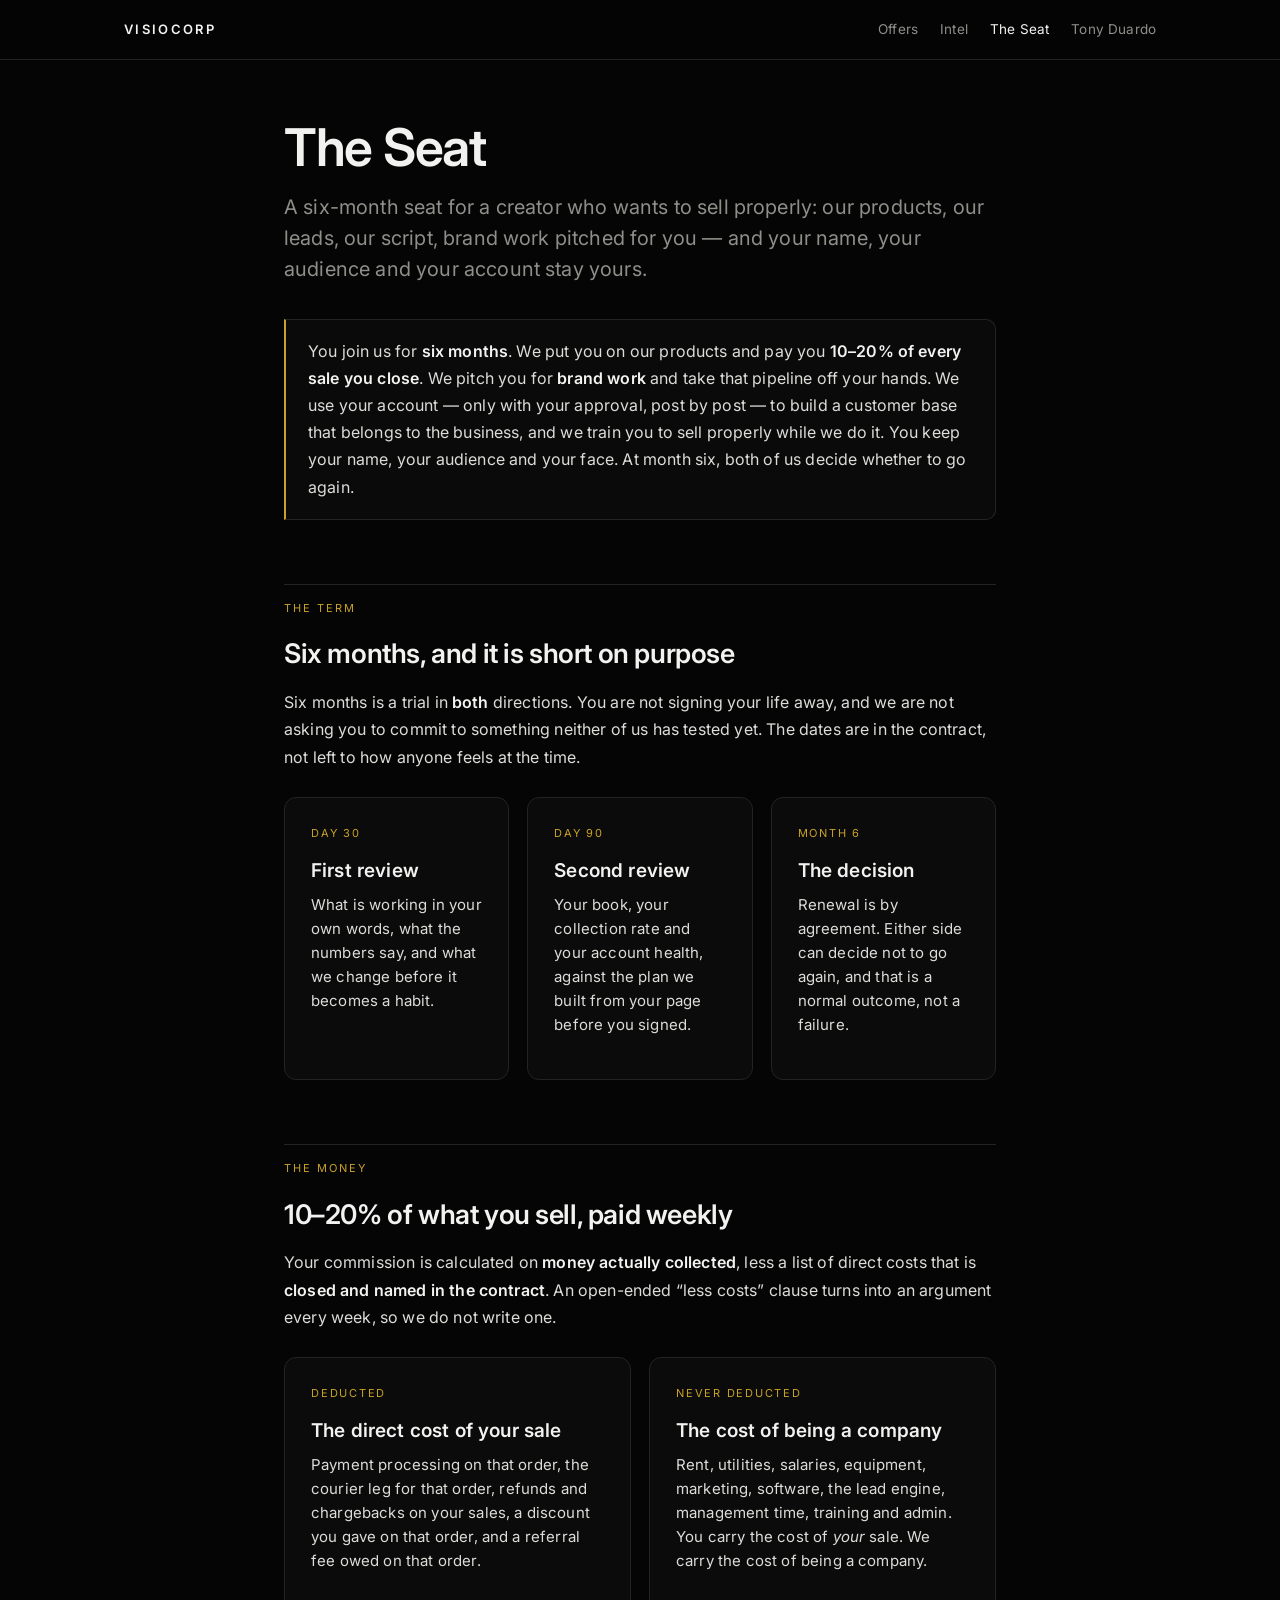
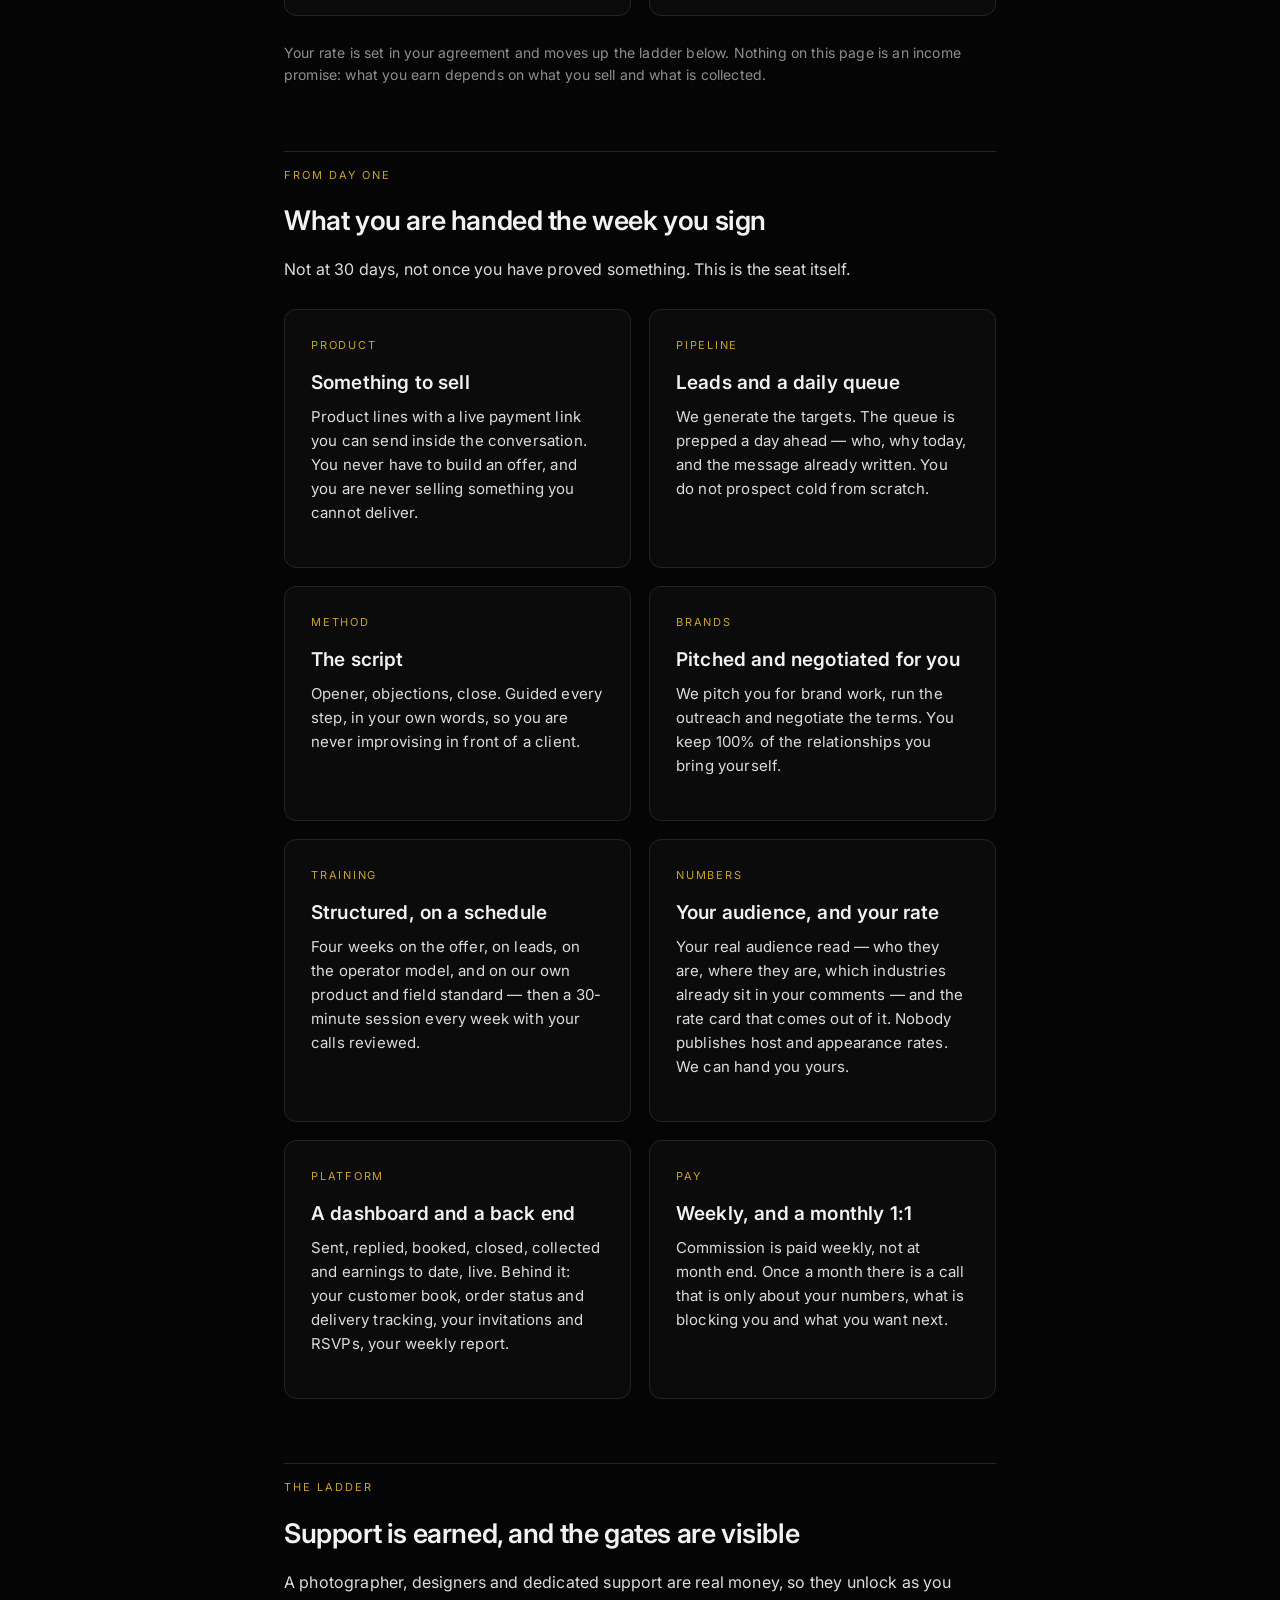
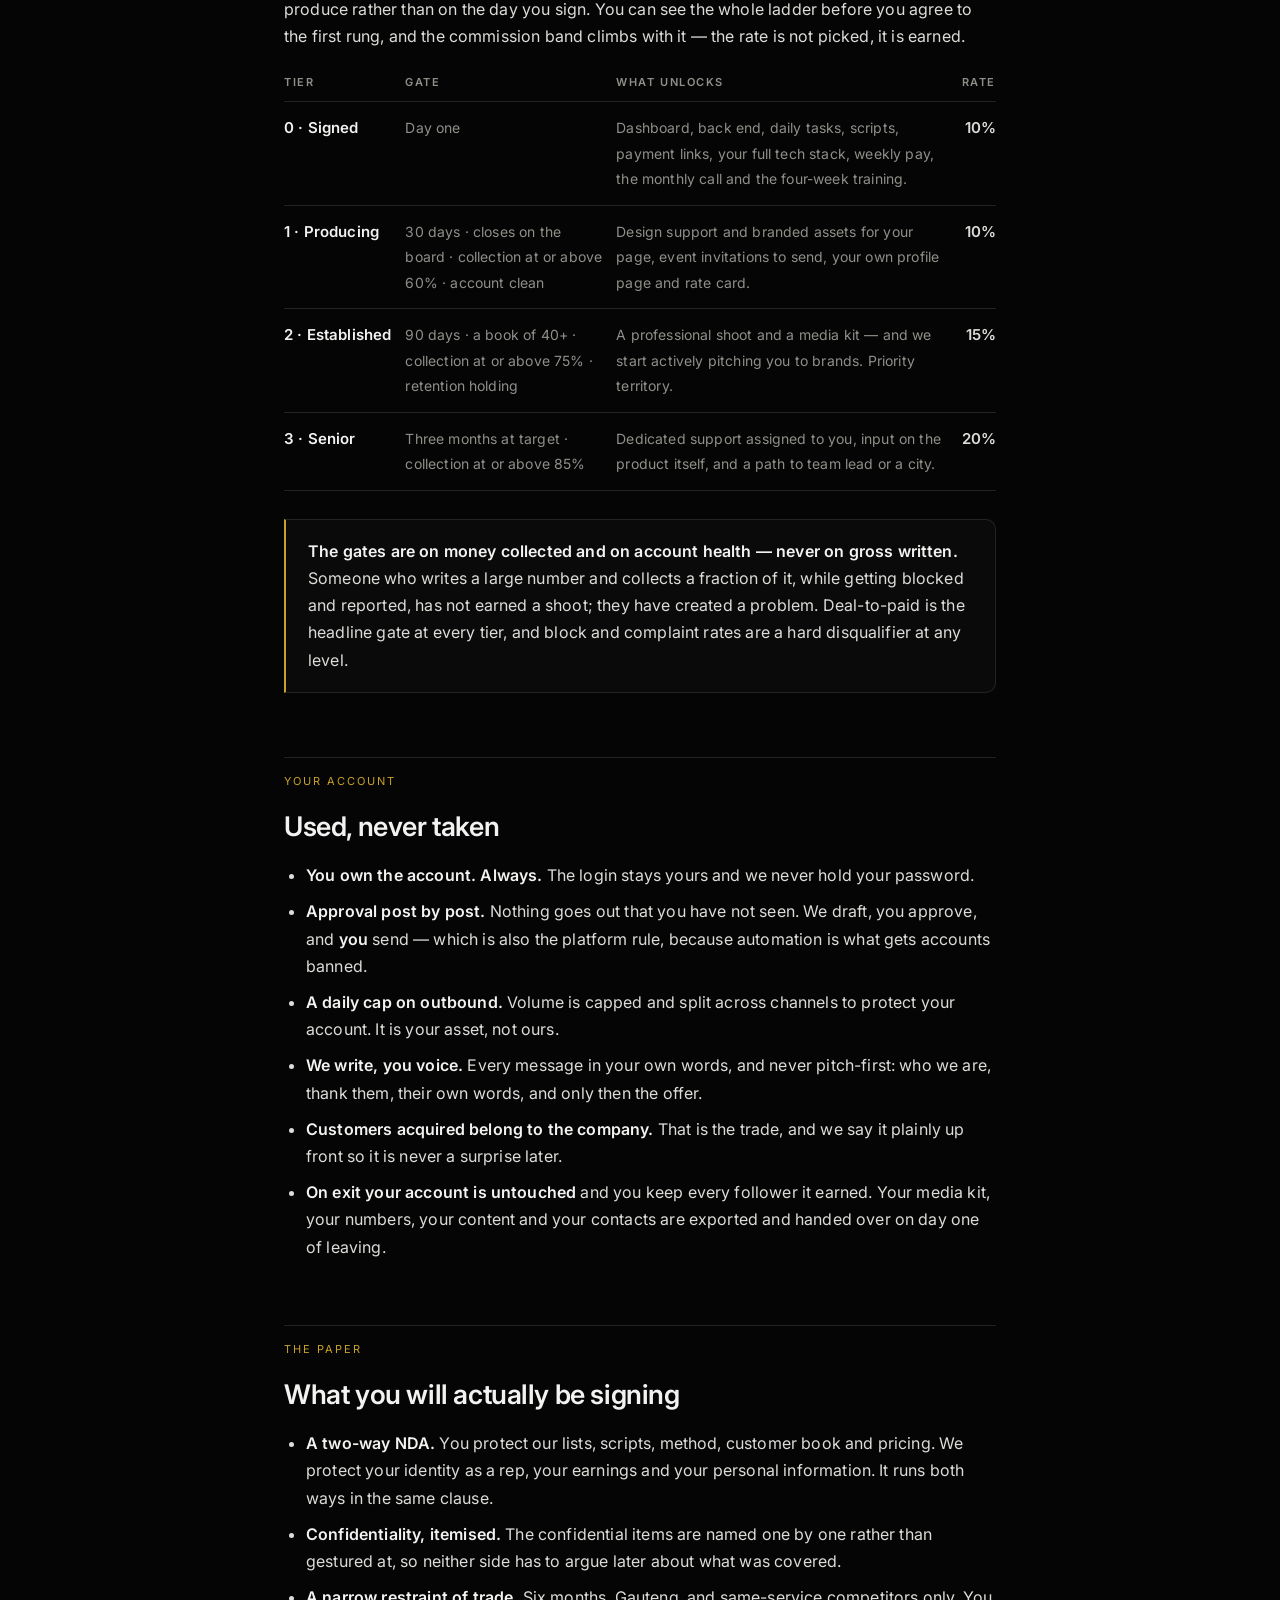
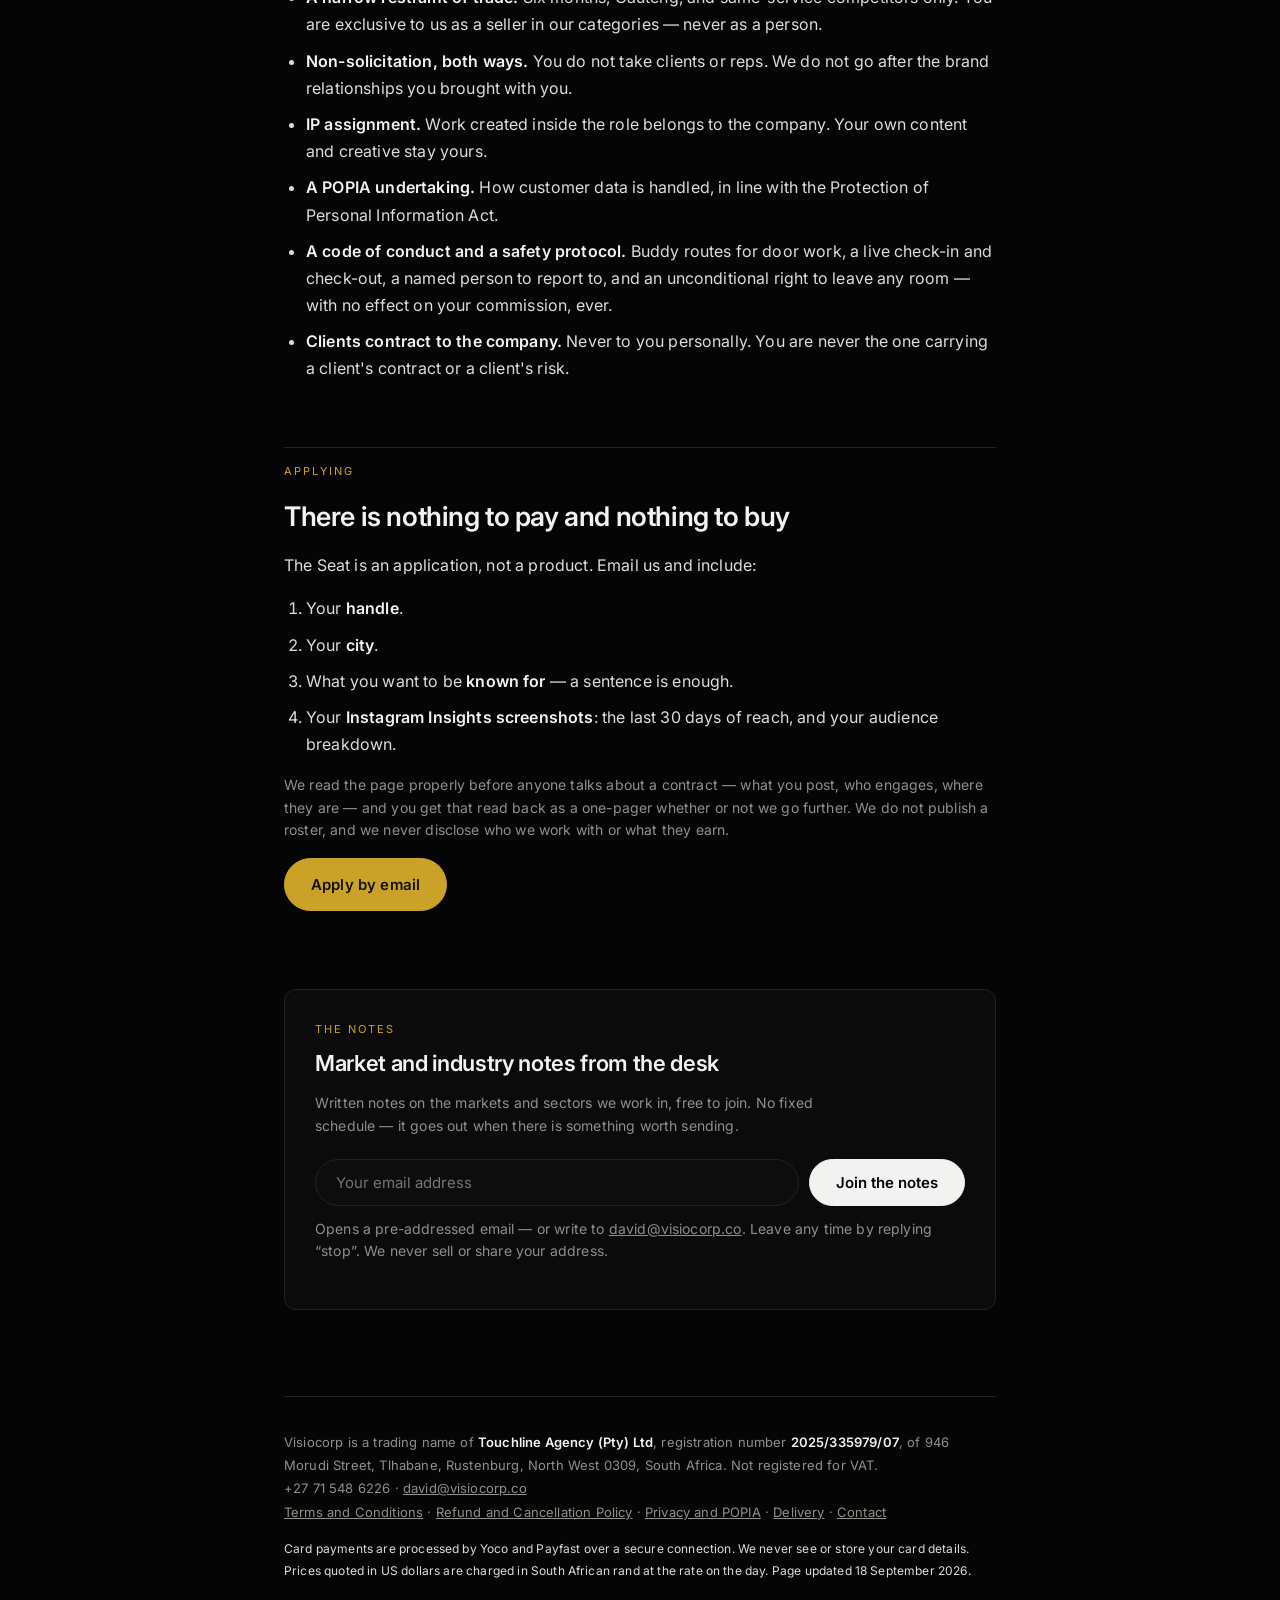
<file: the-seat/index.html>
<!doctype html>
<html lang="en"><head>
<meta charset="utf-8">
<meta name="viewport" content="width=device-width, initial-scale=1">
<title>The Seat — Visiocorp</title>
<meta name="description" content="The Seat is Touchline Agency's six-month creator programme: 10-20% of what you sell, paid weekly, with leads, scripts, training, a platform and brand deals pitched for you.">
<link rel="canonical" href="https://visiocorp.co/the-seat/">
<link rel="icon" href="/favicon.svg" type="image/svg+xml">
<meta property="og:site_name" content="Visiocorp">
<meta property="og:type" content="website">
<meta property="og:title" content="The Seat — Visiocorp">
<meta property="og:description" content="The Seat is Touchline Agency's six-month creator programme: 10-20% of what you sell, paid weekly, with leads, scripts, training, a platform and brand deals pitched for you.">
<meta property="og:url" content="https://visiocorp.co/the-seat/">
<meta name="twitter:card" content="summary">
<link rel="preconnect" href="https://fonts.googleapis.com">
<link rel="preconnect" href="https://fonts.gstatic.com" crossorigin>
<link href="https://fonts.googleapis.com/css2?family=Inter:wght@400;600&display=swap" rel="stylesheet">
<style>
:root{--bg:#050505;--fg:#f2f2f0;--mut:#8f8f8a;--line:#232323;--acc:#c9a227;--card:#0b0b0b;
--sans:Inter,'Helvetica Neue',Helvetica,Arial,sans-serif}
*{box-sizing:border-box}
html{scroll-behavior:smooth;-webkit-text-size-adjust:100%}
body{margin:0;background:var(--bg);color:var(--fg);font-family:var(--sans);font-size:16px;
line-height:1.7;letter-spacing:.01em;-webkit-font-smoothing:antialiased}
a{color:inherit}
.wrap{max-width:760px;margin:0 auto;padding:0 24px 96px}
.wrap.wide{max-width:1080px}
header.top{border-bottom:1px solid var(--line);position:sticky;top:0;background:rgba(5,5,5,.93);
backdrop-filter:blur(10px);z-index:20}
header.top .bar{max-width:1080px;margin:0 auto;padding:18px 24px;display:flex;align-items:center;
justify-content:space-between;gap:20px;flex-wrap:wrap}
.brand{font-weight:600;letter-spacing:.18em;text-transform:uppercase;font-size:13px;text-decoration:none;white-space:nowrap}
nav.main{display:flex;gap:22px;flex-wrap:wrap}
nav.main a{font-size:13.5px;color:var(--mut);text-decoration:none}
nav.main a:hover,nav.main a[aria-current]{color:var(--fg)}
h1{font-size:clamp(32px,6vw,52px);line-height:1.07;font-weight:600;letter-spacing:-.025em;margin:60px 0 16px}
.sub{color:var(--mut);font-size:clamp(17px,2.2vw,20px);line-height:1.55;margin:0 0 34px;max-width:60ch}
h2{font-size:clamp(21px,3vw,27px);font-weight:600;letter-spacing:-.015em;margin:56px 0 12px;scroll-margin-top:80px}
h3{font-size:17px;font-weight:600;margin:28px 0 6px}
p{margin:0 0 16px;color:#dcdcd8}
ul,ol{margin:0 0 16px;padding-left:22px;color:#dcdcd8}
li{margin:0 0 9px}
strong,b{color:var(--fg);font-weight:600}
.eyebrow{font-size:11px;letter-spacing:.18em;text-transform:uppercase;color:var(--acc);
border-top:1px solid var(--line);padding-top:14px;margin:64px 0 14px}
.eyebrow+h2{margin-top:0}
.small{font-size:14px;color:var(--mut);line-height:1.6}
.grid{display:grid;gap:18px;margin:26px 0 0}
.grid.c2{grid-template-columns:repeat(auto-fit,minmax(260px,1fr))}
.grid.c3{grid-template-columns:repeat(auto-fit,minmax(240px,1fr))}
.card{border:1px solid var(--line);border-radius:12px;padding:26px;background:var(--card);
display:flex;flex-direction:column}
.card.feat{border-color:var(--acc)}
.card .k{font-size:11px;letter-spacing:.16em;text-transform:uppercase;color:var(--acc);margin-bottom:12px}
.card h3{margin:0 0 6px;font-size:19px}
.card p{font-size:15px;line-height:1.6}
.price{font-size:38px;line-height:1;font-weight:600;letter-spacing:-.03em;margin:6px 0 2px}
.price span{font-size:13px;font-weight:400;color:var(--mut);letter-spacing:.06em;margin-left:6px}
.zar{font-size:13px;color:var(--mut);margin:0 0 16px}
.btn{display:inline-block;padding:13px 26px;border-radius:999px;text-decoration:none;font-size:15px;
font-weight:600;border:1px solid var(--fg);color:var(--bg);background:var(--fg);transition:.15s;margin-top:auto}
.btn:hover{opacity:.86}
.btn.ghost{background:transparent;color:var(--fg)}
.btn.gold{background:var(--acc);border-color:var(--acc);color:#161200}
.btn.wide{display:block;text-align:center}
table{width:100%;border-collapse:collapse;margin:22px 0;font-size:15px}
th{text-align:left;font-size:11px;letter-spacing:.14em;text-transform:uppercase;color:var(--mut);
border-bottom:1px solid var(--line);padding:0 14px 10px 0;font-weight:600}
td{border-bottom:1px solid var(--line);padding:13px 14px 13px 0;vertical-align:top;color:#dcdcd8}
td.r,th.r{text-align:right;padding-right:0;white-space:nowrap}
.note{border:1px solid var(--line);border-left:2px solid var(--acc);border-radius:0 10px 10px 0;
padding:18px 22px;margin:28px 0;background:#0a0a0a}
.note p:last-child{margin:0}
form.sub-form{display:flex;gap:10px;flex-wrap:wrap;margin:22px 0 0}
form.sub-form input{flex:1 1 240px;background:#0d0d0d;border:1px solid var(--line);border-radius:999px;
padding:13px 20px;color:var(--fg);font-family:inherit;font-size:15px}
form.sub-form input:focus{outline:none;border-color:var(--acc)}
form.sub-form button{padding:13px 26px;border-radius:999px;border:1px solid var(--fg);background:var(--fg);
color:var(--bg);font-family:inherit;font-size:15px;font-weight:600;cursor:pointer}
.nl{border:1px solid var(--line);border-radius:12px;padding:30px;margin:78px 0 0;background:var(--card)}
.nl .k{font-size:11px;letter-spacing:.18em;text-transform:uppercase;color:var(--acc)}
.nl h2{margin:6px 0 10px!important;font-size:22px}
footer.site{border-top:1px solid var(--line);margin-top:86px;padding:34px 0 0;color:var(--mut);
font-size:13px;line-height:1.8}
footer.site a{color:var(--mut)}
footer.site .pay{margin:14px 0 0;font-size:12px}
@media(max-width:600px){h1{margin-top:40px}.card{padding:22px}}
@media print{body{background:#fff;color:#111}header.top{display:none}p,td,li{color:#222}}
</style>
<style>
.eyebrow{scroll-margin-top:96px}
.grid + p,.grid + .note{margin-top:26px}
@media(min-width:700px){.grid.trio{grid-template-columns:repeat(3,1fr)}}
.ladder td:first-child{white-space:nowrap}
.ladder td.r{width:1%;font-weight:600}
@media(max-width:640px){
  .ladder thead{display:none}
  .ladder tr{display:block;padding:20px 0;border-bottom:1px solid var(--line)}
  .ladder tr:last-child{border-bottom:0}
  .ladder td{display:block;width:auto;border:0;padding:0;white-space:normal}
  .ladder td[data-l]::before{content:attr(data-l);display:block;font-size:11px;
    letter-spacing:.14em;text-transform:uppercase;color:var(--mut);margin:14px 0 4px}
  .ladder td.r{width:auto;text-align:left;color:var(--acc);margin-top:14px}
}
</style>
</head><body>
<header class=top><div class=bar>
  <a class=brand href="/">Visiocorp</a>
  <nav class=main><a href="/offers/">Offers</a><a href="/intel/">Intel</a><a href="/the-seat/" aria-current=page>The Seat</a><a href="/tony-duardo/">Tony Duardo</a></nav>
</div></header>
<main class="wrap">
  <h1>The Seat</h1>
  <p class=sub>A six-month seat for a creator who wants to sell properly: our products, our leads, our script, brand work pitched for you &mdash; and your name, your audience and your account stay yours.</p>

  <div class=note>
    <p>You join us for <strong>six months</strong>. We put you on our products and pay you
    <strong>10&ndash;20% of every sale you close</strong>. We pitch you for <strong>brand
    work</strong> and take that pipeline off your hands. We use your account &mdash; only with your
    approval, post by post &mdash; to build a customer base that belongs to the business, and we
    train you to sell properly while we do it. You keep your name, your audience and your face. At
    month six, both of us decide whether to go again.</p>
  </div>

  <div class=eyebrow>The term</div>
  <h2>Six months, and it is short on purpose</h2>
  <p>Six months is a trial in <strong>both</strong> directions. You are not signing your life away,
  and we are not asking you to commit to something neither of us has tested yet. The dates are in
  the contract, not left to how anyone feels at the time.</p>
  <div class="grid c3 trio">
    <div class=card><div class=k>Day 30</div><h3>First review</h3>
      <p>What is working in your own words, what the numbers say, and what we change before it
      becomes a habit.</p></div>
    <div class=card><div class=k>Day 90</div><h3>Second review</h3>
      <p>Your book, your collection rate and your account health, against the plan we built from
      your page before you signed.</p></div>
    <div class=card><div class=k>Month 6</div><h3>The decision</h3>
      <p>Renewal is by agreement. Either side can decide not to go again, and that is a normal
      outcome, not a failure.</p></div>
  </div>

  <div class=eyebrow>The money</div>
  <h2>10&ndash;20% of what you sell, paid weekly</h2>
  <p>Your commission is calculated on <strong>money actually collected</strong>, less a list of
  direct costs that is <strong>closed and named in the contract</strong>. An open-ended
  &ldquo;less costs&rdquo; clause turns into an argument every week, so we do not write one.</p>
  <div class="grid c2">
    <div class=card>
      <div class=k>Deducted</div>
      <h3>The direct cost of your sale</h3>
      <p>Payment processing on that order, the courier leg for that order, refunds and chargebacks
      on your sales, a discount you gave on that order, and a referral fee owed on that order.</p>
    </div>
    <div class=card>
      <div class=k>Never deducted</div>
      <h3>The cost of being a company</h3>
      <p>Rent, utilities, salaries, equipment, marketing, software, the lead engine, management
      time, training and admin. You carry the cost of <em>your</em> sale. We carry the cost of
      being a company.</p>
    </div>
  </div>
  <p class=small>Your rate is set in your agreement and moves up the ladder below. Nothing on this
  page is an income promise: what you earn depends on what you sell and what is collected.</p>

  <div class=eyebrow>From day one</div>
  <h2>What you are handed the week you sign</h2>
  <p>Not at 30 days, not once you have proved something. This is the seat itself.</p>
  <div class="grid c2"><div class=card><div class=k>Product</div><h3>Something to sell</h3><p>Product lines with a live payment link you can send inside the conversation. You never have to build an offer, and you are never selling something you cannot deliver.</p></div><div class=card><div class=k>Pipeline</div><h3>Leads and a daily queue</h3><p>We generate the targets. The queue is prepped a day ahead &mdash; who, why today, and the message already written. You do not prospect cold from scratch.</p></div><div class=card><div class=k>Method</div><h3>The script</h3><p>Opener, objections, close. Guided every step, in your own words, so you are never improvising in front of a client.</p></div><div class=card><div class=k>Brands</div><h3>Pitched and negotiated for you</h3><p>We pitch you for brand work, run the outreach and negotiate the terms. You keep 100% of the relationships you bring yourself.</p></div><div class=card><div class=k>Training</div><h3>Structured, on a schedule</h3><p>Four weeks on the offer, on leads, on the operator model, and on our own product and field standard &mdash; then a 30-minute session every week with your calls reviewed.</p></div><div class=card><div class=k>Numbers</div><h3>Your audience, and your rate</h3><p>Your real audience read &mdash; who they are, where they are, which industries already sit in your comments &mdash; and the rate card that comes out of it. Nobody publishes host and appearance rates. We can hand you yours.</p></div><div class=card><div class=k>Platform</div><h3>A dashboard and a back end</h3><p>Sent, replied, booked, closed, collected and earnings to date, live. Behind it: your customer book, order status and delivery tracking, your invitations and RSVPs, your weekly report.</p></div><div class=card><div class=k>Pay</div><h3>Weekly, and a monthly 1:1</h3><p>Commission is paid weekly, not at month end. Once a month there is a call that is only about your numbers, what is blocking you and what you want next.</p></div></div>

  <div class=eyebrow>The ladder</div>
  <h2>Support is earned, and the gates are visible</h2>
  <p>A photographer, designers and dedicated support are real money, so they unlock as you produce
  rather than on the day you sign. You can see the whole ladder before you agree to the first
  rung, and the commission band climbs with it &mdash; the rate is not picked, it is earned.</p>
  <table class=ladder>
    <thead><tr><th>Tier</th><th>Gate</th><th>What unlocks</th><th class=r>Rate</th></tr></thead>
    <tbody><tr><td><strong>0 &middot; Signed</strong></td><td data-l="Gate"><span class=small>Day one</span></td><td data-l="What unlocks"><span class=small>Dashboard, back end, daily tasks, scripts, payment links, your full tech stack, weekly pay, the monthly call and the four-week training.</span></td><td class=r data-l="Rate">10%</td></tr><tr><td><strong>1 &middot; Producing</strong></td><td data-l="Gate"><span class=small>30 days &middot; closes on the board &middot; collection at or above 60% &middot; account clean</span></td><td data-l="What unlocks"><span class=small>Design support and branded assets for your page, event invitations to send, your own profile page and rate card.</span></td><td class=r data-l="Rate">10%</td></tr><tr><td><strong>2 &middot; Established</strong></td><td data-l="Gate"><span class=small>90 days &middot; a book of 40+ &middot; collection at or above 75% &middot; retention holding</span></td><td data-l="What unlocks"><span class=small>A professional shoot and a media kit &mdash; and we start actively pitching you to brands. Priority territory.</span></td><td class=r data-l="Rate">15%</td></tr><tr><td><strong>3 &middot; Senior</strong></td><td data-l="Gate"><span class=small>Three months at target &middot; collection at or above 85%</span></td><td data-l="What unlocks"><span class=small>Dedicated support assigned to you, input on the product itself, and a path to team lead or a city.</span></td><td class=r data-l="Rate">20%</td></tr></tbody>
  </table>
  <div class=note>
    <p><strong>The gates are on money collected and on account health &mdash; never on gross
    written.</strong> Someone who writes a large number and collects a fraction of it, while
    getting blocked and reported, has not earned a shoot; they have created a problem. Deal-to-paid
    is the headline gate at every tier, and block and complaint rates are a hard disqualifier at
    any level.</p>
  </div>

  <div class=eyebrow>Your account</div>
  <h2>Used, never taken</h2>
  <ul>
    <li><strong>You own the account. Always.</strong> The login stays yours and we never hold your
    password.</li>
    <li><strong>Approval post by post.</strong> Nothing goes out that you have not seen. We draft,
    you approve, and <strong>you</strong> send &mdash; which is also the platform rule, because
    automation is what gets accounts banned.</li>
    <li><strong>A daily cap on outbound.</strong> Volume is capped and split across channels to
    protect your account. It is your asset, not ours.</li>
    <li><strong>We write, you voice.</strong> Every message in your own words, and never
    pitch-first: who we are, thank them, their own words, and only then the offer.</li>
    <li><strong>Customers acquired belong to the company.</strong> That is the trade, and we say it
    plainly up front so it is never a surprise later.</li>
    <li><strong>On exit your account is untouched</strong> and you keep every follower it earned.
    Your media kit, your numbers, your content and your contacts are exported and handed over on
    day one of leaving.</li>
  </ul>

  <div class=eyebrow>The paper</div>
  <h2>What you will actually be signing</h2>
  <ul><li><strong>A two-way NDA.</strong> You protect our lists, scripts, method, customer book and pricing. We protect your identity as a rep, your earnings and your personal information. It runs both ways in the same clause.</li><li><strong>Confidentiality, itemised.</strong> The confidential items are named one by one rather than gestured at, so neither side has to argue later about what was covered.</li><li><strong>A narrow restraint of trade.</strong> Six months, Gauteng, and same-service competitors only. You are exclusive to us as a seller in our categories &mdash; never as a person.</li><li><strong>Non-solicitation, both ways.</strong> You do not take clients or reps. We do not go after the brand relationships you brought with you.</li><li><strong>IP assignment.</strong> Work created inside the role belongs to the company. Your own content and creative stay yours.</li><li><strong>A POPIA undertaking.</strong> How customer data is handled, in line with the Protection of Personal Information Act.</li><li><strong>A code of conduct and a safety protocol.</strong> Buddy routes for door work, a live check-in and check-out, a named person to report to, and an unconditional right to leave any room &mdash; with no effect on your commission, ever.</li><li><strong>Clients contract to the company.</strong> Never to you personally. You are never the one carrying a client's contract or a client's risk.</li></ul>

  <div class=eyebrow>Applying</div>
  <h2>There is nothing to pay and nothing to buy</h2>
  <p>The Seat is an application, not a product. Email us and include:</p>
  <ol>
    <li>Your <strong>handle</strong>.</li>
    <li>Your <strong>city</strong>.</li>
    <li>What you want to be <strong>known for</strong> &mdash; a sentence is enough.</li>
    <li>Your <strong>Instagram Insights screenshots</strong>: the last 30 days of reach, and your
    audience breakdown.</li>
  </ol>
  <p class=small>We read the page properly before anyone talks about a contract &mdash; what you
  post, who engages, where they are &mdash; and you get that read back as a one-pager whether or
  not we go further. We do not publish a roster, and we never disclose who we work with or what
  they earn.</p>
  <p><a class="btn gold" href="mailto:david@visiocorp.co?subject=The%20Seat%20%E2%80%94%20application">Apply by email</a></p>

  
  <section class=nl>
    <div class=k>The notes</div>
    <h2 style="margin-top:6px">Market and industry notes from the desk</h2>
    <p class=small style="max-width:56ch">Written notes on the markets and sectors we work in, free to join.
    No fixed schedule &mdash; it goes out when there is something worth sending.</p>
    <form class=sub-form onsubmit="var a=this.email.value.trim();if(!a)return false;
      window.location.href='mailto:david@visiocorp.co?subject='+encodeURIComponent('Subscribe — the notes')
      +'&amp;body='+encodeURIComponent('Please add '+a+' to the notes list.');return false;">
      <input type=email name=email required placeholder="Your email address" aria-label="Your email address">
      <button type=submit>Join the notes</button>
    </form>
    <p class=small style="margin-top:12px">Opens a pre-addressed email &mdash; or write to
    <a href="mailto:david@visiocorp.co?subject=Subscribe%20%E2%80%94%20the%20notes">david@visiocorp.co</a>.
    Leave any time by replying &ldquo;stop&rdquo;. We never sell or share your address.</p>
  </section>
  <footer class=site>
    Visiocorp is a trading name of <strong>Touchline Agency (Pty) Ltd</strong>, registration number <strong>2025/335979/07</strong>, of 946 Morudi Street, Tlhabane, Rustenburg, North West 0309, South Africa. Not registered for VAT.<br>
    +27 71 548 6226 &middot; <a href="mailto:david@visiocorp.co">david@visiocorp.co</a><br>
    <a href="/terms/">Terms and Conditions</a> &middot; <a href="/refund-policy/">Refund and Cancellation Policy</a> &middot; <a href="/privacy/">Privacy and POPIA</a> &middot; <a href="/delivery/">Delivery</a> &middot; <a href="/contact/">Contact</a>
    <p class=pay>Card payments are processed by Yoco and Payfast over a secure connection.
    We never see or store your card details. Prices quoted in US dollars are charged in South
    African rand at the rate on the day. Page updated 18 September 2026.</p>
  </footer>
</main>
</body></html>
</file>
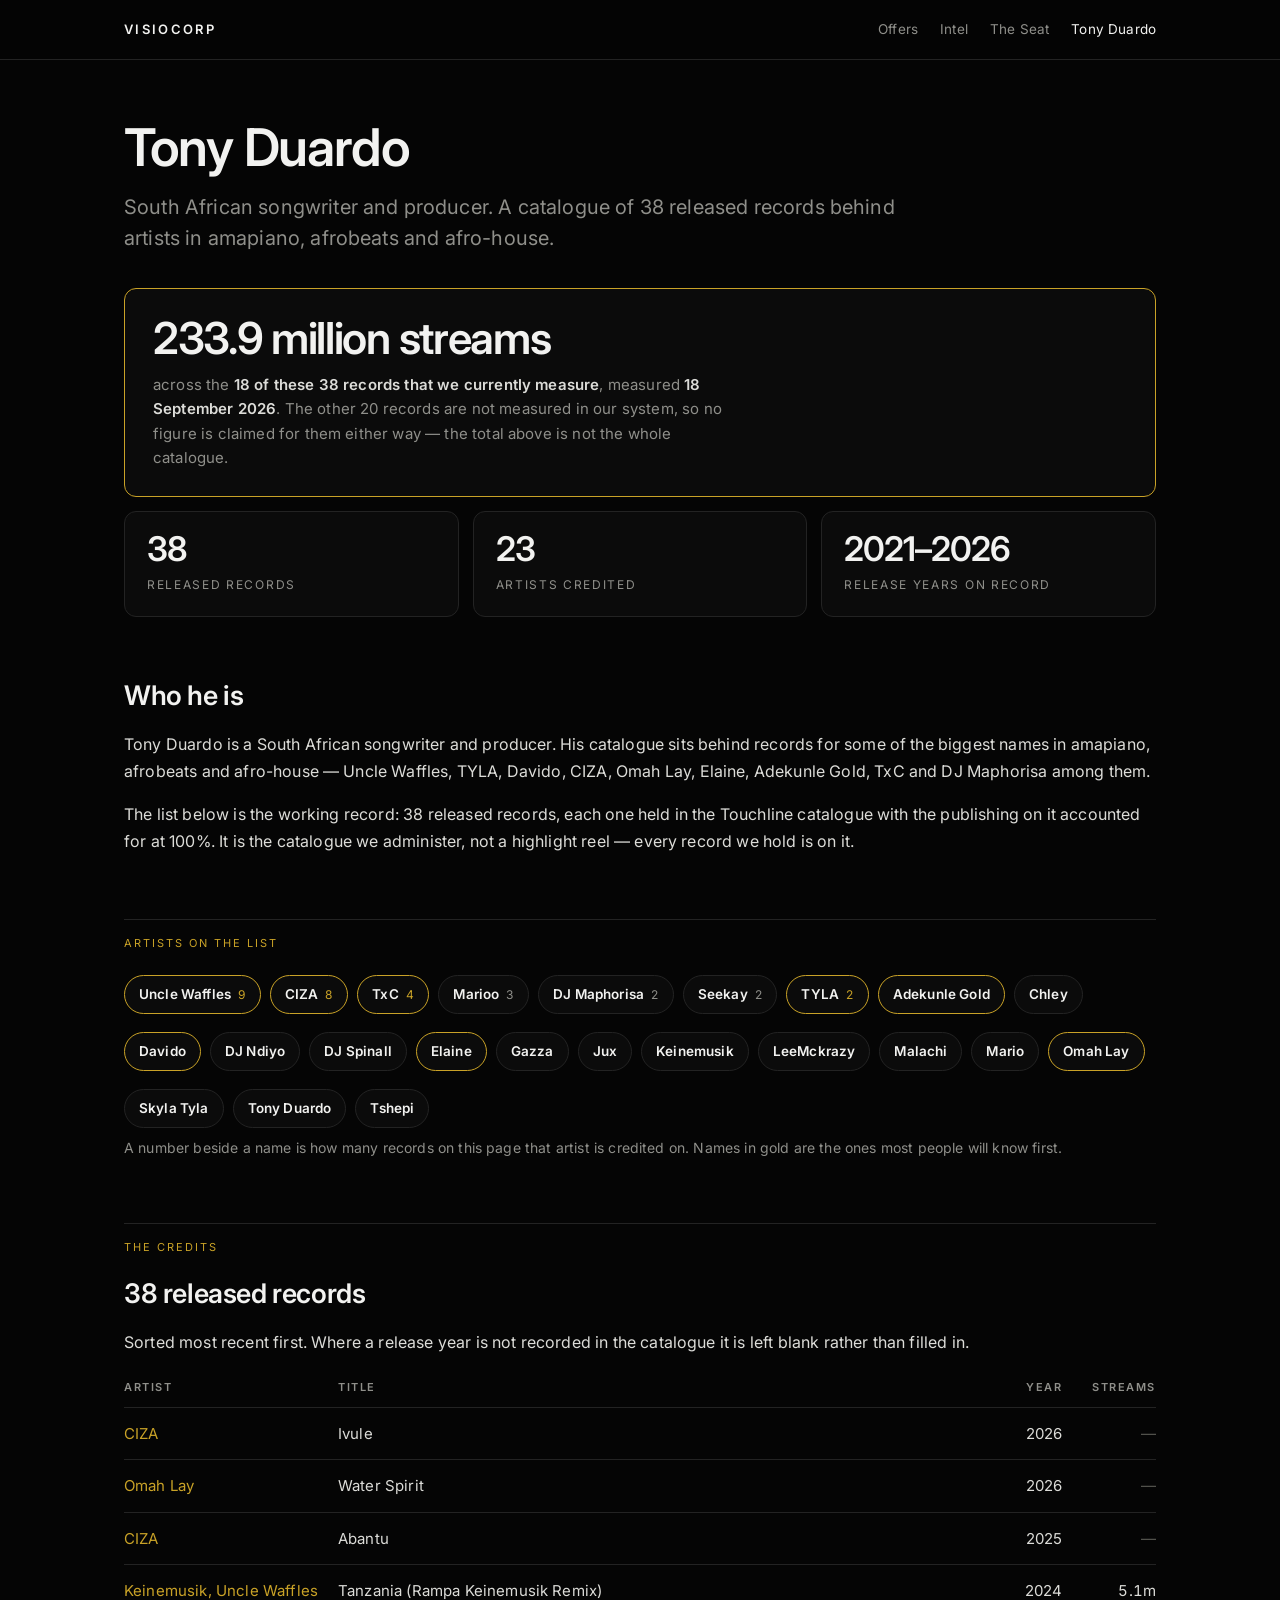
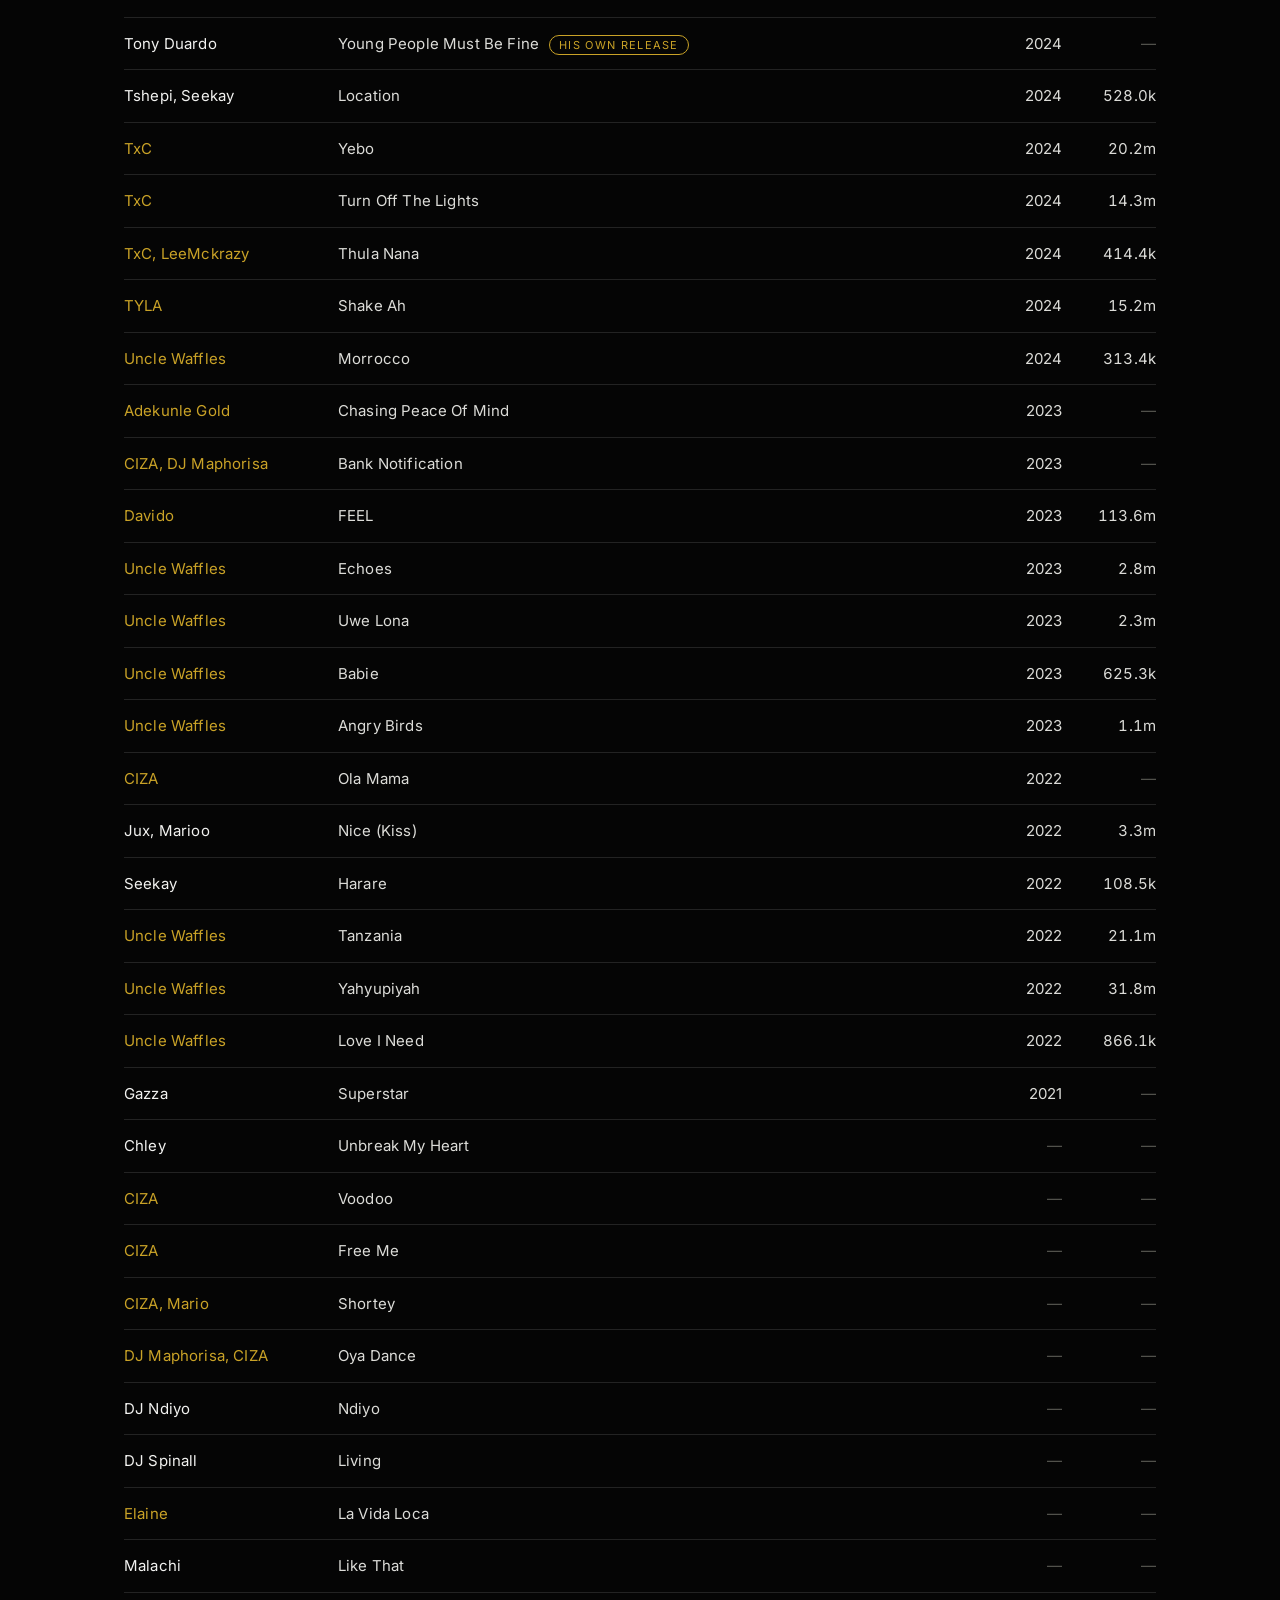
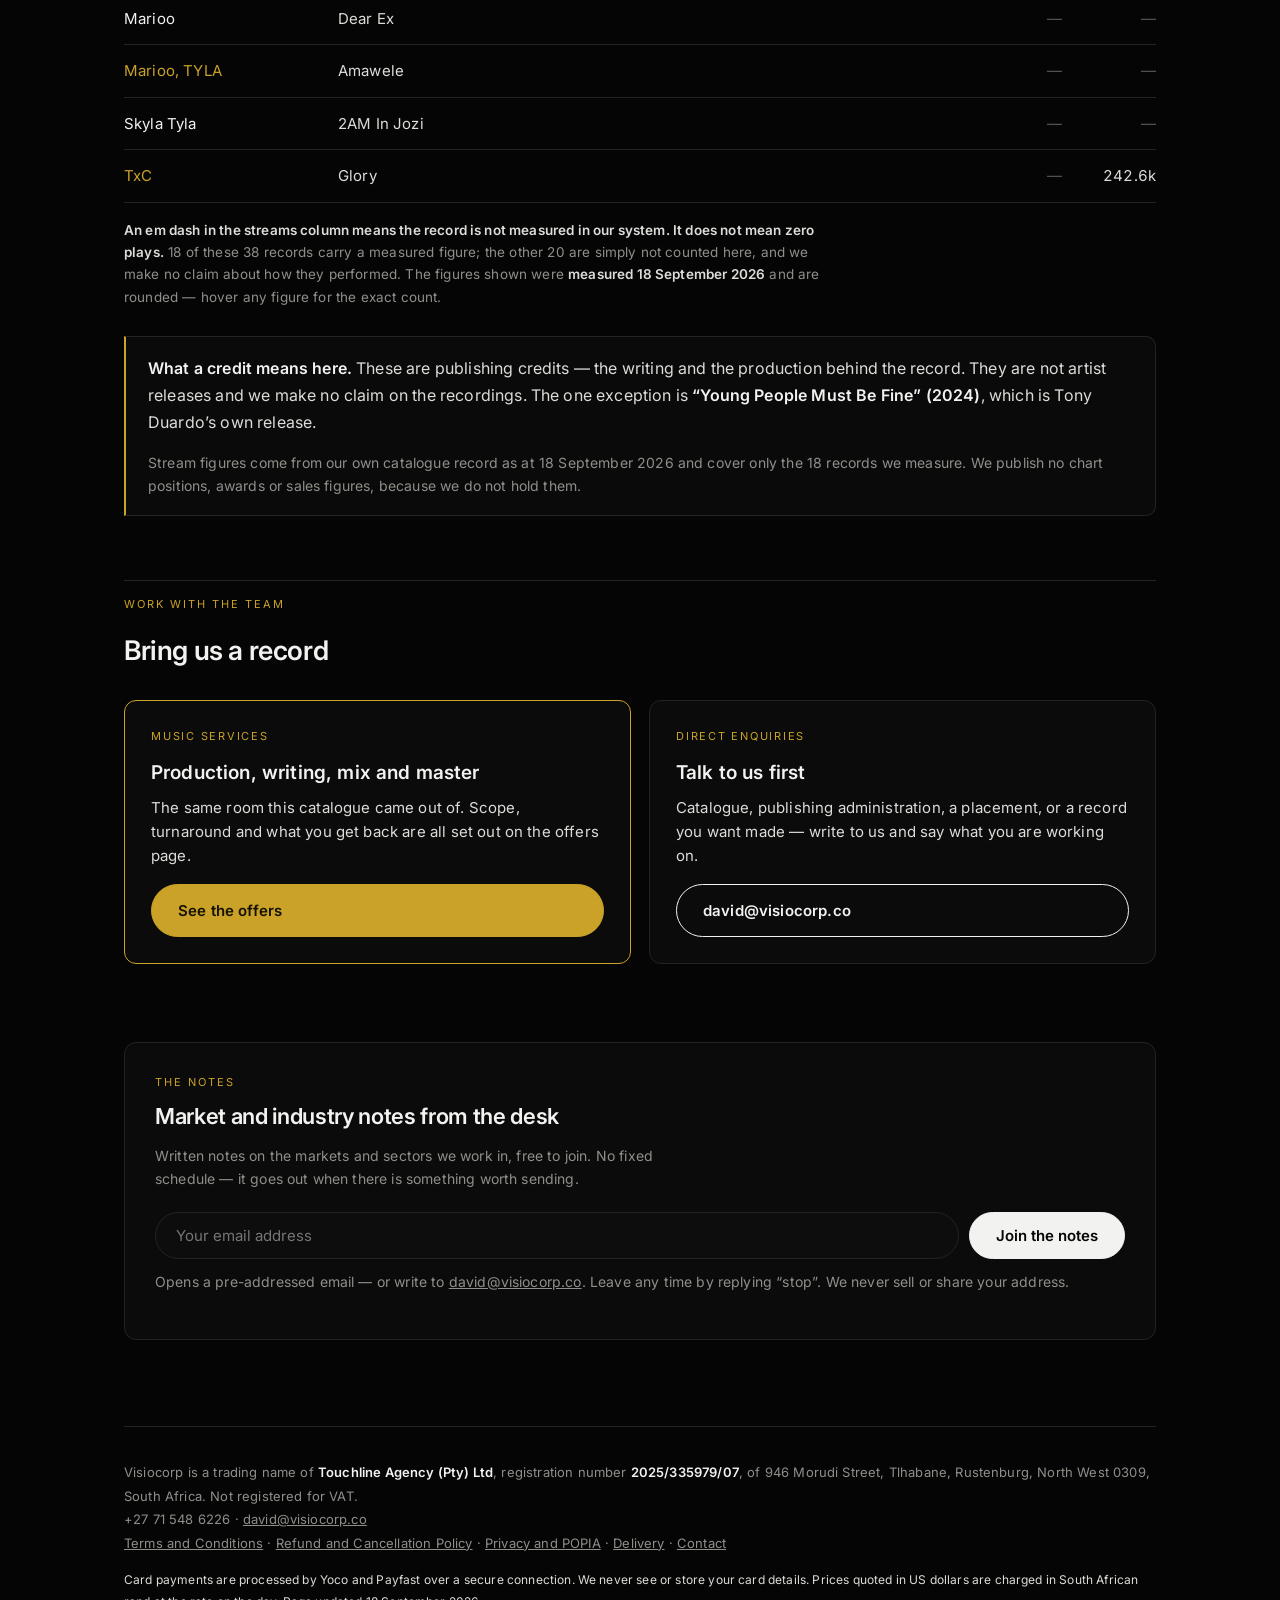
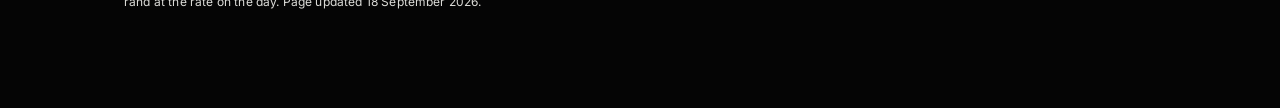
<file: tony-duardo/index.html>
<!doctype html>
<html lang="en"><head>
<meta charset="utf-8">
<meta name="viewport" content="width=device-width, initial-scale=1">
<title>Tony Duardo — Visiocorp</title>
<meta name="description" content="Tony Duardo — songwriter and producer. 38 released publishing credits including Uncle Waffles, TYLA, Davido, CIZA, Omah Lay, Elaine and Adekunle Gold.">
<link rel="canonical" href="https://visiocorp.co/tony-duardo/">
<link rel="icon" href="/favicon.svg" type="image/svg+xml">
<meta property="og:site_name" content="Visiocorp">
<meta property="og:type" content="website">
<meta property="og:title" content="Tony Duardo — Visiocorp">
<meta property="og:description" content="Tony Duardo — songwriter and producer. 38 released publishing credits including Uncle Waffles, TYLA, Davido, CIZA, Omah Lay, Elaine and Adekunle Gold.">
<meta property="og:url" content="https://visiocorp.co/tony-duardo/">
<meta name="twitter:card" content="summary">
<link rel="preconnect" href="https://fonts.googleapis.com">
<link rel="preconnect" href="https://fonts.gstatic.com" crossorigin>
<link href="https://fonts.googleapis.com/css2?family=Inter:wght@400;600&display=swap" rel="stylesheet">
<style>
:root{--bg:#050505;--fg:#f2f2f0;--mut:#8f8f8a;--line:#232323;--acc:#c9a227;--card:#0b0b0b;
--sans:Inter,'Helvetica Neue',Helvetica,Arial,sans-serif}
*{box-sizing:border-box}
html{scroll-behavior:smooth;-webkit-text-size-adjust:100%}
body{margin:0;background:var(--bg);color:var(--fg);font-family:var(--sans);font-size:16px;
line-height:1.7;letter-spacing:.01em;-webkit-font-smoothing:antialiased}
a{color:inherit}
.wrap{max-width:760px;margin:0 auto;padding:0 24px 96px}
.wrap.wide{max-width:1080px}
header.top{border-bottom:1px solid var(--line);position:sticky;top:0;background:rgba(5,5,5,.93);
backdrop-filter:blur(10px);z-index:20}
header.top .bar{max-width:1080px;margin:0 auto;padding:18px 24px;display:flex;align-items:center;
justify-content:space-between;gap:20px;flex-wrap:wrap}
.brand{font-weight:600;letter-spacing:.18em;text-transform:uppercase;font-size:13px;text-decoration:none;white-space:nowrap}
nav.main{display:flex;gap:22px;flex-wrap:wrap}
nav.main a{font-size:13.5px;color:var(--mut);text-decoration:none}
nav.main a:hover,nav.main a[aria-current]{color:var(--fg)}
h1{font-size:clamp(32px,6vw,52px);line-height:1.07;font-weight:600;letter-spacing:-.025em;margin:60px 0 16px}
.sub{color:var(--mut);font-size:clamp(17px,2.2vw,20px);line-height:1.55;margin:0 0 34px;max-width:60ch}
h2{font-size:clamp(21px,3vw,27px);font-weight:600;letter-spacing:-.015em;margin:56px 0 12px;scroll-margin-top:80px}
h3{font-size:17px;font-weight:600;margin:28px 0 6px}
p{margin:0 0 16px;color:#dcdcd8}
ul,ol{margin:0 0 16px;padding-left:22px;color:#dcdcd8}
li{margin:0 0 9px}
strong,b{color:var(--fg);font-weight:600}
.eyebrow{font-size:11px;letter-spacing:.18em;text-transform:uppercase;color:var(--acc);
border-top:1px solid var(--line);padding-top:14px;margin:64px 0 14px}
.eyebrow+h2{margin-top:0}
.small{font-size:14px;color:var(--mut);line-height:1.6}
.grid{display:grid;gap:18px;margin:26px 0 0}
.grid.c2{grid-template-columns:repeat(auto-fit,minmax(260px,1fr))}
.grid.c3{grid-template-columns:repeat(auto-fit,minmax(240px,1fr))}
.card{border:1px solid var(--line);border-radius:12px;padding:26px;background:var(--card);
display:flex;flex-direction:column}
.card.feat{border-color:var(--acc)}
.card .k{font-size:11px;letter-spacing:.16em;text-transform:uppercase;color:var(--acc);margin-bottom:12px}
.card h3{margin:0 0 6px;font-size:19px}
.card p{font-size:15px;line-height:1.6}
.price{font-size:38px;line-height:1;font-weight:600;letter-spacing:-.03em;margin:6px 0 2px}
.price span{font-size:13px;font-weight:400;color:var(--mut);letter-spacing:.06em;margin-left:6px}
.zar{font-size:13px;color:var(--mut);margin:0 0 16px}
.btn{display:inline-block;padding:13px 26px;border-radius:999px;text-decoration:none;font-size:15px;
font-weight:600;border:1px solid var(--fg);color:var(--bg);background:var(--fg);transition:.15s;margin-top:auto}
.btn:hover{opacity:.86}
.btn.ghost{background:transparent;color:var(--fg)}
.btn.gold{background:var(--acc);border-color:var(--acc);color:#161200}
.btn.wide{display:block;text-align:center}
table{width:100%;border-collapse:collapse;margin:22px 0;font-size:15px}
th{text-align:left;font-size:11px;letter-spacing:.14em;text-transform:uppercase;color:var(--mut);
border-bottom:1px solid var(--line);padding:0 14px 10px 0;font-weight:600}
td{border-bottom:1px solid var(--line);padding:13px 14px 13px 0;vertical-align:top;color:#dcdcd8}
td.r,th.r{text-align:right;padding-right:0;white-space:nowrap}
.note{border:1px solid var(--line);border-left:2px solid var(--acc);border-radius:0 10px 10px 0;
padding:18px 22px;margin:28px 0;background:#0a0a0a}
.note p:last-child{margin:0}
form.sub-form{display:flex;gap:10px;flex-wrap:wrap;margin:22px 0 0}
form.sub-form input{flex:1 1 240px;background:#0d0d0d;border:1px solid var(--line);border-radius:999px;
padding:13px 20px;color:var(--fg);font-family:inherit;font-size:15px}
form.sub-form input:focus{outline:none;border-color:var(--acc)}
form.sub-form button{padding:13px 26px;border-radius:999px;border:1px solid var(--fg);background:var(--fg);
color:var(--bg);font-family:inherit;font-size:15px;font-weight:600;cursor:pointer}
.nl{border:1px solid var(--line);border-radius:12px;padding:30px;margin:78px 0 0;background:var(--card)}
.nl .k{font-size:11px;letter-spacing:.18em;text-transform:uppercase;color:var(--acc)}
.nl h2{margin:6px 0 10px!important;font-size:22px}
footer.site{border-top:1px solid var(--line);margin-top:86px;padding:34px 0 0;color:var(--mut);
font-size:13px;line-height:1.8}
footer.site a{color:var(--mut)}
footer.site .pay{margin:14px 0 0;font-size:12px}
@media(max-width:600px){h1{margin-top:40px}.card{padding:22px}}
@media print{body{background:#fff;color:#111}header.top{display:none}p,td,li{color:#222}}
</style>
<style>
.headline{border:1px solid var(--acc);border-radius:12px;padding:26px 28px;background:var(--card);
margin:30px 0 0}
.headline .n{font-size:clamp(30px,5.2vw,44px);line-height:1.06;font-weight:600;letter-spacing:-.03em}
.headline .q{color:var(--mut);font-size:15px;line-height:1.62;margin:12px 0 0;max-width:64ch}
.headline .q b{color:#dcdcd8;font-weight:600}
.stats{display:grid;gap:14px;grid-template-columns:repeat(auto-fit,minmax(190px,1fr));margin:14px 0 0}
.stat{border:1px solid var(--line);border-radius:12px;padding:20px 22px;background:var(--card)}
.stat .n{font-size:34px;line-height:1;font-weight:600;letter-spacing:-.03em}
.stat .l{font-size:12px;letter-spacing:.14em;text-transform:uppercase;color:var(--mut);margin-top:9px}
.chips{display:flex;flex-wrap:wrap;gap:9px;margin:22px 0 0;padding:0;list-style:none}
.chips li{border:1px solid var(--line);border-radius:999px;padding:7px 14px;font-size:13.5px;
color:#dcdcd8;background:var(--card);white-space:nowrap}
.chips li.mq{border-color:var(--acc);color:var(--fg)}
.chips li b{font-weight:600}
.chips li i{font-style:normal;color:var(--mut);font-size:12px;margin-left:7px;letter-spacing:.06em}
.chips li.mq i{color:var(--acc)}
.tablewrap{overflow-x:auto;-webkit-overflow-scrolling:touch;margin:22px 0 0}
.tablewrap table{min-width:520px;margin:0}
.credits th.yr,.credits td.yr{text-align:right;white-space:nowrap;width:1%;padding-right:0}
.credits th.str,.credits td.str{text-align:right;white-space:nowrap;width:1%;padding-right:0;
padding-left:30px}
.credits td.str{font-variant-numeric:tabular-nums}
.credits td.art{color:var(--fg);white-space:nowrap;padding-right:20px}
.credits tr.mq td.art{color:var(--acc)}
.credits td.ttl{width:99%}
.credits .na{color:#55554f}
.credits .lbl{display:none}
.own{font-size:11px;letter-spacing:.12em;text-transform:uppercase;color:var(--acc);
border:1px solid var(--acc);border-radius:999px;padding:2px 9px;margin-left:10px;white-space:nowrap}
.legend{font-size:13.5px;color:var(--mut);line-height:1.65;margin:16px 0 0;max-width:78ch}
.legend b{color:#dcdcd8;font-weight:600}
@media(max-width:620px){
  /* Restack every row as its own block: artist, title, then year and streams on one meta line. */
  .tablewrap table{min-width:0}
  .credits thead{display:none}
  .credits,.credits tbody,.credits tr,.credits td{display:block;width:auto}
  .credits tr{border-bottom:1px solid var(--line);padding:15px 0}
  .credits td{border:0;padding:0;white-space:normal}
  .credits td.art{font-size:12px;letter-spacing:.13em;text-transform:uppercase;color:var(--mut)}
  .credits tr.mq td.art{color:var(--acc)}
  .credits td.ttl{font-size:16.5px;color:var(--fg);margin:4px 0 0}
  .credits td.yr,.credits td.str{display:inline-block;width:auto;text-align:left;
  font-size:13.5px;color:var(--mut);padding:0;margin:4px 0 0}
  .credits td.str::before{content:"\00b7";color:#55554f;margin:0 8px}
  /* No year recorded: the bare dash says nothing without its column header, so drop it. */
  .credits td.yr.none{display:none}
  .credits td.yr.none+td.str::before{content:none}
  .credits .lbl{display:inline}
  .own{display:inline-block;margin:4px 0 0 8px}
  .stat .n{font-size:28px}
}
</style>
</head><body>
<header class=top><div class=bar>
  <a class=brand href="/">Visiocorp</a>
  <nav class=main><a href="/offers/">Offers</a><a href="/intel/">Intel</a><a href="/the-seat/">The Seat</a><a href="/tony-duardo/" aria-current=page>Tony Duardo</a></nav>
</div></header>
<main class="wrap wide">
  <h1>Tony Duardo</h1>
  <p class=sub>South African songwriter and producer. A catalogue of 38 released records behind artists in amapiano, afrobeats and afro-house.</p>

  <div class=headline>
    <div class=n>233.9 million streams</div>
    <p class=q>across the <b>18 of these 38 records that we currently
    measure</b>, measured <b>18 September 2026</b>. The other 20 records are not measured
    in our system, so no figure is claimed for them either way &mdash; the total above is not the
    whole catalogue.</p>
  </div>
  <div class=stats>
    <div class=stat><div class=n>38</div><div class=l>Released records</div></div>
    <div class=stat><div class=n>23</div><div class=l>Artists credited</div></div>
    <div class=stat><div class=n>2021&ndash;2026</div><div class=l>Release years on record</div></div>
  </div>

  <h2 id=who>Who he is</h2>
  <p>Tony Duardo is a South African songwriter and producer. His catalogue sits behind records
  for some of the biggest names in amapiano, afrobeats and afro-house &mdash; Uncle Waffles, TYLA,
  Davido, CIZA, Omah Lay, Elaine, Adekunle Gold, TxC and DJ Maphorisa among them.</p>
  <p>The list below is the working record: 38 released records, each one held in the
  Touchline catalogue with the publishing on it accounted for at 100%. It is the catalogue we
  administer, not a highlight reel &mdash; every record we hold is on it.</p>

  <p class=eyebrow>Artists on the list</p>
  <ul class=chips><li class="mq"><b>Uncle Waffles</b><i>9</i></li><li class="mq"><b>CIZA</b><i>8</i></li><li class="mq"><b>TxC</b><i>4</i></li><li class=""><b>Marioo</b><i>3</i></li><li class=""><b>DJ Maphorisa</b><i>2</i></li><li class=""><b>Seekay</b><i>2</i></li><li class="mq"><b>TYLA</b><i>2</i></li><li class="mq"><b>Adekunle Gold</b></li><li class=""><b>Chley</b></li><li class="mq"><b>Davido</b></li><li class=""><b>DJ Ndiyo</b></li><li class=""><b>DJ Spinall</b></li><li class="mq"><b>Elaine</b></li><li class=""><b>Gazza</b></li><li class=""><b>Jux</b></li><li class=""><b>Keinemusik</b></li><li class=""><b>LeeMckrazy</b></li><li class=""><b>Malachi</b></li><li class=""><b>Mario</b></li><li class="mq"><b>Omah Lay</b></li><li class=""><b>Skyla Tyla</b></li><li class=""><b>Tony Duardo</b></li><li class=""><b>Tshepi</b></li></ul>
  <p class=small>A number beside a name is how many records on this page that artist is credited
  on. Names in gold are the ones most people will know first.</p>

  <p class=eyebrow>The credits</p>
  <h2 id=credits>38 released records</h2>
  <p>Sorted most recent first. Where a release year is not recorded in the catalogue it is left
  blank rather than filled in.</p>
  <div class=tablewrap>
    <table class=credits>
      <thead><tr><th>Artist</th><th>Title</th><th class=yr>Year</th><th class=str>Streams</th></tr></thead>
      <tbody><tr class=mq><td class=art>CIZA</td><td class=ttl>Ivule</td><td class="yr">2026</td><td class=str><span class=na title="not measured in our system — this is not zero plays">&mdash;<span class=lbl> not measured</span></span></td></tr><tr class=mq><td class=art>Omah Lay</td><td class=ttl>Water Spirit</td><td class="yr">2026</td><td class=str><span class=na title="not measured in our system — this is not zero plays">&mdash;<span class=lbl> not measured</span></span></td></tr><tr class=mq><td class=art>CIZA</td><td class=ttl>Abantu</td><td class="yr">2025</td><td class=str><span class=na title="not measured in our system — this is not zero plays">&mdash;<span class=lbl> not measured</span></span></td></tr><tr class=mq><td class=art>Keinemusik, Uncle Waffles</td><td class=ttl>Tanzania (Rampa Keinemusik Remix)</td><td class="yr">2024</td><td class=str><span title="5,096,518 streams, measured 18 September 2026">5.1m<span class=lbl> streams</span></span></td></tr><tr><td class=art>Tony Duardo</td><td class=ttl>Young People Must Be Fine<span class=own>his own release</span></td><td class="yr">2024</td><td class=str><span class=na title="not measured in our system — this is not zero plays">&mdash;<span class=lbl> not measured</span></span></td></tr><tr><td class=art>Tshepi, Seekay</td><td class=ttl>Location</td><td class="yr">2024</td><td class=str><span title="528,000 streams, measured 18 September 2026">528.0k<span class=lbl> streams</span></span></td></tr><tr class=mq><td class=art>TxC</td><td class=ttl>Yebo</td><td class="yr">2024</td><td class=str><span title="20,187,126 streams, measured 18 September 2026">20.2m<span class=lbl> streams</span></span></td></tr><tr class=mq><td class=art>TxC</td><td class=ttl>Turn Off The Lights</td><td class="yr">2024</td><td class=str><span title="14,260,606 streams, measured 18 September 2026">14.3m<span class=lbl> streams</span></span></td></tr><tr class=mq><td class=art>TxC, LeeMckrazy</td><td class=ttl>Thula Nana</td><td class="yr">2024</td><td class=str><span title="414,397 streams, measured 18 September 2026">414.4k<span class=lbl> streams</span></span></td></tr><tr class=mq><td class=art>TYLA</td><td class=ttl>Shake Ah</td><td class="yr">2024</td><td class=str><span title="15,196,362 streams, measured 18 September 2026">15.2m<span class=lbl> streams</span></span></td></tr><tr class=mq><td class=art>Uncle Waffles</td><td class=ttl>Morrocco</td><td class="yr">2024</td><td class=str><span title="313,371 streams, measured 18 September 2026">313.4k<span class=lbl> streams</span></span></td></tr><tr class=mq><td class=art>Adekunle Gold</td><td class=ttl>Chasing Peace Of Mind</td><td class="yr">2023</td><td class=str><span class=na title="not measured in our system — this is not zero plays">&mdash;<span class=lbl> not measured</span></span></td></tr><tr class=mq><td class=art>CIZA, DJ Maphorisa</td><td class=ttl>Bank Notification</td><td class="yr">2023</td><td class=str><span class=na title="not measured in our system — this is not zero plays">&mdash;<span class=lbl> not measured</span></span></td></tr><tr class=mq><td class=art>Davido</td><td class=ttl>FEEL</td><td class="yr">2023</td><td class=str><span title="113,600,000 streams, measured 18 September 2026">113.6m<span class=lbl> streams</span></span></td></tr><tr class=mq><td class=art>Uncle Waffles</td><td class=ttl>Echoes</td><td class="yr">2023</td><td class=str><span title="2,764,824 streams, measured 18 September 2026">2.8m<span class=lbl> streams</span></span></td></tr><tr class=mq><td class=art>Uncle Waffles</td><td class=ttl>Uwe Lona</td><td class="yr">2023</td><td class=str><span title="2,313,081 streams, measured 18 September 2026">2.3m<span class=lbl> streams</span></span></td></tr><tr class=mq><td class=art>Uncle Waffles</td><td class=ttl>Babie</td><td class="yr">2023</td><td class=str><span title="625,321 streams, measured 18 September 2026">625.3k<span class=lbl> streams</span></span></td></tr><tr class=mq><td class=art>Uncle Waffles</td><td class=ttl>Angry Birds</td><td class="yr">2023</td><td class=str><span title="1,147,364 streams, measured 18 September 2026">1.1m<span class=lbl> streams</span></span></td></tr><tr class=mq><td class=art>CIZA</td><td class=ttl>Ola Mama</td><td class="yr">2022</td><td class=str><span class=na title="not measured in our system — this is not zero plays">&mdash;<span class=lbl> not measured</span></span></td></tr><tr><td class=art>Jux, Marioo</td><td class=ttl>Nice (Kiss)</td><td class="yr">2022</td><td class=str><span title="3,303,597 streams, measured 18 September 2026">3.3m<span class=lbl> streams</span></span></td></tr><tr><td class=art>Seekay</td><td class=ttl>Harare</td><td class="yr">2022</td><td class=str><span title="108,461 streams, measured 18 September 2026">108.5k<span class=lbl> streams</span></span></td></tr><tr class=mq><td class=art>Uncle Waffles</td><td class=ttl>Tanzania</td><td class="yr">2022</td><td class=str><span title="21,117,374 streams, measured 18 September 2026">21.1m<span class=lbl> streams</span></span></td></tr><tr class=mq><td class=art>Uncle Waffles</td><td class=ttl>Yahyupiyah</td><td class="yr">2022</td><td class=str><span title="31,800,633 streams, measured 18 September 2026">31.8m<span class=lbl> streams</span></span></td></tr><tr class=mq><td class=art>Uncle Waffles</td><td class=ttl>Love I Need</td><td class="yr">2022</td><td class=str><span title="866,134 streams, measured 18 September 2026">866.1k<span class=lbl> streams</span></span></td></tr><tr><td class=art>Gazza</td><td class=ttl>Superstar</td><td class="yr">2021</td><td class=str><span class=na title="not measured in our system — this is not zero plays">&mdash;<span class=lbl> not measured</span></span></td></tr><tr><td class=art>Chley</td><td class=ttl>Unbreak My Heart</td><td class="yr none"><span class=na>&mdash;</span></td><td class=str><span class=na title="not measured in our system — this is not zero plays">&mdash;<span class=lbl> not measured</span></span></td></tr><tr class=mq><td class=art>CIZA</td><td class=ttl>Voodoo</td><td class="yr none"><span class=na>&mdash;</span></td><td class=str><span class=na title="not measured in our system — this is not zero plays">&mdash;<span class=lbl> not measured</span></span></td></tr><tr class=mq><td class=art>CIZA</td><td class=ttl>Free Me</td><td class="yr none"><span class=na>&mdash;</span></td><td class=str><span class=na title="not measured in our system — this is not zero plays">&mdash;<span class=lbl> not measured</span></span></td></tr><tr class=mq><td class=art>CIZA, Mario</td><td class=ttl>Shortey</td><td class="yr none"><span class=na>&mdash;</span></td><td class=str><span class=na title="not measured in our system — this is not zero plays">&mdash;<span class=lbl> not measured</span></span></td></tr><tr class=mq><td class=art>DJ Maphorisa, CIZA</td><td class=ttl>Oya Dance</td><td class="yr none"><span class=na>&mdash;</span></td><td class=str><span class=na title="not measured in our system — this is not zero plays">&mdash;<span class=lbl> not measured</span></span></td></tr><tr><td class=art>DJ Ndiyo</td><td class=ttl>Ndiyo</td><td class="yr none"><span class=na>&mdash;</span></td><td class=str><span class=na title="not measured in our system — this is not zero plays">&mdash;<span class=lbl> not measured</span></span></td></tr><tr><td class=art>DJ Spinall</td><td class=ttl>Living</td><td class="yr none"><span class=na>&mdash;</span></td><td class=str><span class=na title="not measured in our system — this is not zero plays">&mdash;<span class=lbl> not measured</span></span></td></tr><tr class=mq><td class=art>Elaine</td><td class=ttl>La Vida Loca</td><td class="yr none"><span class=na>&mdash;</span></td><td class=str><span class=na title="not measured in our system — this is not zero plays">&mdash;<span class=lbl> not measured</span></span></td></tr><tr><td class=art>Malachi</td><td class=ttl>Like That</td><td class="yr none"><span class=na>&mdash;</span></td><td class=str><span class=na title="not measured in our system — this is not zero plays">&mdash;<span class=lbl> not measured</span></span></td></tr><tr><td class=art>Marioo</td><td class=ttl>Dear Ex</td><td class="yr none"><span class=na>&mdash;</span></td><td class=str><span class=na title="not measured in our system — this is not zero plays">&mdash;<span class=lbl> not measured</span></span></td></tr><tr class=mq><td class=art>Marioo, TYLA</td><td class=ttl>Amawele</td><td class="yr none"><span class=na>&mdash;</span></td><td class=str><span class=na title="not measured in our system — this is not zero plays">&mdash;<span class=lbl> not measured</span></span></td></tr><tr><td class=art>Skyla Tyla</td><td class=ttl>2AM In Jozi</td><td class="yr none"><span class=na>&mdash;</span></td><td class=str><span class=na title="not measured in our system — this is not zero plays">&mdash;<span class=lbl> not measured</span></span></td></tr><tr class=mq><td class=art>TxC</td><td class=ttl>Glory</td><td class="yr none"><span class=na>&mdash;</span></td><td class=str><span title="242,634 streams, measured 18 September 2026">242.6k<span class=lbl> streams</span></span></td></tr></tbody>
    </table>
  </div>
  <p class=legend><b>An em dash in the streams column means the record is not measured in our
  system. It does not mean zero plays.</b> 18 of these 38 records carry a
  measured figure; the other 20 are simply not counted here, and we make no claim
  about how they performed. The figures shown were <b>measured 18 September 2026</b> and are rounded
  &mdash; hover any figure for the exact count.</p>

  <div class=note>
    <p><strong>What a credit means here.</strong> These are publishing credits &mdash; the writing
    and the production behind the record. They are not artist releases and we make no claim on the
    recordings. The one exception is <strong>&ldquo;Young People Must Be Fine&rdquo; (2024)</strong>,
    which is Tony Duardo&rsquo;s own release.</p>
    <p class=small>Stream figures come from our own catalogue record as at 18 September 2026 and cover
    only the 18 records we measure. We publish no chart positions, awards or sales
    figures, because we do not hold them.</p>
  </div>

  <p class=eyebrow>Work with the team</p>
  <h2 id=work>Bring us a record</h2>
  <div class="grid c2">
    <div class="card feat">
      <div class=k>Music services</div>
      <h3>Production, writing, mix and master</h3>
      <p>The same room this catalogue came out of. Scope, turnaround and what you get back are
      all set out on the offers page.</p>
      <a class="btn gold" href="/offers/">See the offers</a>
    </div>
    <div class=card>
      <div class=k>Direct enquiries</div>
      <h3>Talk to us first</h3>
      <p>Catalogue, publishing administration, a placement, or a record you want made &mdash;
      write to us and say what you are working on.</p>
      <a class="btn ghost" href="mailto:david@visiocorp.co">david@visiocorp.co</a>
    </div>
  </div>

  
  <section class=nl>
    <div class=k>The notes</div>
    <h2 style="margin-top:6px">Market and industry notes from the desk</h2>
    <p class=small style="max-width:56ch">Written notes on the markets and sectors we work in, free to join.
    No fixed schedule &mdash; it goes out when there is something worth sending.</p>
    <form class=sub-form onsubmit="var a=this.email.value.trim();if(!a)return false;
      window.location.href='mailto:david@visiocorp.co?subject='+encodeURIComponent('Subscribe — the notes')
      +'&amp;body='+encodeURIComponent('Please add '+a+' to the notes list.');return false;">
      <input type=email name=email required placeholder="Your email address" aria-label="Your email address">
      <button type=submit>Join the notes</button>
    </form>
    <p class=small style="margin-top:12px">Opens a pre-addressed email &mdash; or write to
    <a href="mailto:david@visiocorp.co?subject=Subscribe%20%E2%80%94%20the%20notes">david@visiocorp.co</a>.
    Leave any time by replying &ldquo;stop&rdquo;. We never sell or share your address.</p>
  </section>
  <footer class=site>
    Visiocorp is a trading name of <strong>Touchline Agency (Pty) Ltd</strong>, registration number <strong>2025/335979/07</strong>, of 946 Morudi Street, Tlhabane, Rustenburg, North West 0309, South Africa. Not registered for VAT.<br>
    +27 71 548 6226 &middot; <a href="mailto:david@visiocorp.co">david@visiocorp.co</a><br>
    <a href="/terms/">Terms and Conditions</a> &middot; <a href="/refund-policy/">Refund and Cancellation Policy</a> &middot; <a href="/privacy/">Privacy and POPIA</a> &middot; <a href="/delivery/">Delivery</a> &middot; <a href="/contact/">Contact</a>
    <p class=pay>Card payments are processed by Yoco and Payfast over a secure connection.
    We never see or store your card details. Prices quoted in US dollars are charged in South
    African rand at the rate on the day. Page updated 18 September 2026.</p>
  </footer>
</main>
</body></html>
</file>
<file: assets/index-R7AMgwIC.css>
@layer properties{@supports (((-webkit-hyphens:none)) and (not (margin-trim:inline))) or ((-moz-orient:inline) and (not (color:rgb(from red r g b)))){*,:before,:after,::backdrop{--tw-translate-x:0;--tw-translate-y:0;--tw-translate-z:0;--tw-rotate-x:initial;--tw-rotate-y:initial;--tw-rotate-z:initial;--tw-skew-x:initial;--tw-skew-y:initial;--tw-space-y-reverse:0;--tw-space-x-reverse:0;--tw-border-style:solid;--tw-gradient-position:initial;--tw-gradient-from:#0000;--tw-gradient-via:#0000;--tw-gradient-to:#0000;--tw-gradient-stops:initial;--tw-gradient-via-stops:initial;--tw-gradient-from-position:0%;--tw-gradient-via-position:50%;--tw-gradient-to-position:100%;--tw-leading:initial;--tw-font-weight:initial;--tw-tracking:initial;--tw-shadow:0 0 #0000;--tw-shadow-color:initial;--tw-shadow-alpha:100%;--tw-inset-shadow:0 0 #0000;--tw-inset-shadow-color:initial;--tw-inset-shadow-alpha:100%;--tw-ring-color:initial;--tw-ring-shadow:0 0 #0000;--tw-inset-ring-color:initial;--tw-inset-ring-shadow:0 0 #0000;--tw-ring-inset:initial;--tw-ring-offset-width:0px;--tw-ring-offset-color:#fff;--tw-ring-offset-shadow:0 0 #0000;--tw-blur:initial;--tw-brightness:initial;--tw-contrast:initial;--tw-grayscale:initial;--tw-hue-rotate:initial;--tw-invert:initial;--tw-opacity:initial;--tw-saturate:initial;--tw-sepia:initial;--tw-drop-shadow:initial;--tw-drop-shadow-color:initial;--tw-drop-shadow-alpha:100%;--tw-drop-shadow-size:initial;--tw-backdrop-blur:initial;--tw-backdrop-brightness:initial;--tw-backdrop-contrast:initial;--tw-backdrop-grayscale:initial;--tw-backdrop-hue-rotate:initial;--tw-backdrop-invert:initial;--tw-backdrop-opacity:initial;--tw-backdrop-saturate:initial;--tw-backdrop-sepia:initial;--tw-duration:initial;--tw-ease:initial;--tw-scale-x:1;--tw-scale-y:1;--tw-scale-z:1}}}@layer theme{:root,:host{--font-sans:ui-sans-serif, system-ui, sans-serif, "Apple Color Emoji", "Segoe UI Emoji", "Segoe UI Symbol", "Noto Color Emoji";--font-mono:ui-monospace, SFMono-Regular, Menlo, Monaco, Consolas, "Liberation Mono", "Courier New", monospace;--color-blue-400:oklch(70.7% .165 254.624);--color-blue-500:oklch(62.3% .214 259.815);--color-purple-400:oklch(71.4% .203 305.504);--color-purple-500:oklch(62.7% .265 303.9);--color-pink-400:oklch(71.8% .202 349.761);--color-pink-500:oklch(65.6% .241 354.308);--color-gray-50:oklch(98.5% .002 247.839);--color-gray-100:oklch(96.7% .003 264.542);--color-gray-200:oklch(92.8% .006 264.531);--color-gray-300:oklch(87.2% .01 258.338);--color-gray-400:oklch(70.7% .022 261.325);--color-gray-500:oklch(55.1% .027 264.364);--color-gray-600:oklch(44.6% .03 256.802);--color-gray-700:oklch(37.3% .034 259.733);--color-gray-800:oklch(27.8% .033 256.848);--color-gray-900:oklch(21% .034 264.665);--color-black:#000;--color-white:#fff;--spacing:.25rem;--container-xs:20rem;--container-sm:24rem;--container-md:28rem;--container-lg:32rem;--container-2xl:42rem;--container-3xl:48rem;--container-4xl:56rem;--container-5xl:64rem;--container-6xl:72rem;--container-7xl:80rem;--text-xs:.75rem;--text-xs--line-height:calc(1 / .75);--text-sm:.875rem;--text-sm--line-height:calc(1.25 / .875);--text-lg:1.125rem;--text-lg--line-height:calc(1.75 / 1.125);--text-xl:1.25rem;--text-xl--line-height:calc(1.75 / 1.25);--text-2xl:1.5rem;--text-2xl--line-height:calc(2 / 1.5);--text-3xl:1.875rem;--text-3xl--line-height: 1.2 ;--text-4xl:2.25rem;--text-4xl--line-height:calc(2.5 / 2.25);--text-5xl:3rem;--text-5xl--line-height:1;--text-6xl:3.75rem;--text-6xl--line-height:1;--text-7xl:4.5rem;--text-7xl--line-height:1;--font-weight-light:300;--font-weight-medium:500;--font-weight-semibold:600;--font-weight-bold:700;--font-weight-extrabold:800;--tracking-tighter:-.05em;--tracking-tight:-.025em;--tracking-normal:0em;--tracking-wide:.025em;--tracking-widest:.1em;--leading-relaxed:1.625;--leading-loose:2;--radius-md:.375rem;--radius-xl:.75rem;--radius-2xl:1rem;--radius-3xl:1.5rem;--ease-out:cubic-bezier(0, 0, .2, 1);--blur-sm:8px;--blur-md:12px;--blur-xl:24px;--blur-2xl:40px;--blur-3xl:64px;--default-transition-duration:.15s;--default-transition-timing-function:cubic-bezier(.4, 0, .2, 1);--default-font-family:var(--font-sans);--default-mono-font-family:var(--font-mono)}}@layer base{*,:after,:before,::backdrop{box-sizing:border-box;border:0 solid;margin:0;padding:0}::file-selector-button{box-sizing:border-box;border:0 solid;margin:0;padding:0}html,:host{-webkit-text-size-adjust:100%;tab-size:4;line-height:1.5;font-family:var(--default-font-family,ui-sans-serif, system-ui, sans-serif, "Apple Color Emoji", "Segoe UI Emoji", "Segoe UI Symbol", "Noto Color Emoji");font-feature-settings:var(--default-font-feature-settings,normal);font-variation-settings:var(--default-font-variation-settings,normal);-webkit-tap-highlight-color:transparent}hr{height:0;color:inherit;border-top-width:1px}abbr:where([title]){-webkit-text-decoration:underline dotted;text-decoration:underline dotted}h1,h2,h3,h4,h5,h6{font-size:inherit;font-weight:inherit}a{color:inherit;-webkit-text-decoration:inherit;text-decoration:inherit}b,strong{font-weight:bolder}code,kbd,samp,pre{font-family:var(--default-mono-font-family,ui-monospace, SFMono-Regular, Menlo, Monaco, Consolas, "Liberation Mono", "Courier New", monospace);font-feature-settings:var(--default-mono-font-feature-settings,normal);font-variation-settings:var(--default-mono-font-variation-settings,normal);font-size:1em}small{font-size:80%}sub,sup{vertical-align:baseline;font-size:75%;line-height:0;position:relative}sub{bottom:-.25em}sup{top:-.5em}table{text-indent:0;border-color:inherit;border-collapse:collapse}:-moz-focusring{outline:auto}progress{vertical-align:baseline}summary{display:list-item}ol,ul,menu{list-style:none}img,svg,video,canvas,audio,iframe,embed,object{vertical-align:middle;display:block}img,video{max-width:100%;height:auto}button,input,select,optgroup,textarea{font:inherit;font-feature-settings:inherit;font-variation-settings:inherit;letter-spacing:inherit;color:inherit;opacity:1;background-color:#0000;border-radius:0}::file-selector-button{font:inherit;font-feature-settings:inherit;font-variation-settings:inherit;letter-spacing:inherit;color:inherit;opacity:1;background-color:#0000;border-radius:0}:where(select:is([multiple],[size])) optgroup{font-weight:bolder}:where(select:is([multiple],[size])) optgroup option{padding-inline-start:20px}::file-selector-button{margin-inline-end:4px}::placeholder{opacity:1}@supports (not ((-webkit-appearance:-apple-pay-button))) or (contain-intrinsic-size:1px){::placeholder{color:currentColor}@supports (color:color-mix(in lab,red,red)){::placeholder{color:color-mix(in oklab,currentcolor 50%,transparent)}}}textarea{resize:vertical}::-webkit-search-decoration{-webkit-appearance:none}::-webkit-date-and-time-value{min-height:1lh;text-align:inherit}::-webkit-datetime-edit{display:inline-flex}::-webkit-datetime-edit-fields-wrapper{padding:0}::-webkit-datetime-edit{padding-block:0}::-webkit-datetime-edit-year-field{padding-block:0}::-webkit-datetime-edit-month-field{padding-block:0}::-webkit-datetime-edit-day-field{padding-block:0}::-webkit-datetime-edit-hour-field{padding-block:0}::-webkit-datetime-edit-minute-field{padding-block:0}::-webkit-datetime-edit-second-field{padding-block:0}::-webkit-datetime-edit-millisecond-field{padding-block:0}::-webkit-datetime-edit-meridiem-field{padding-block:0}::-webkit-calendar-picker-indicator{line-height:1}:-moz-ui-invalid{box-shadow:none}button,input:where([type=button],[type=reset],[type=submit]){appearance:button}::file-selector-button{appearance:button}::-webkit-inner-spin-button{height:auto}::-webkit-outer-spin-button{height:auto}[hidden]:where(:not([hidden=until-found])){display:none!important}}@layer components;@layer utilities{.pointer-events-none{pointer-events:none}.absolute{position:absolute}.fixed{position:fixed}.relative{position:relative}.inset-0{inset:calc(var(--spacing) * 0)}.inset-3{inset:calc(var(--spacing) * 3)}.inset-5{inset:calc(var(--spacing) * 5)}.inset-8{inset:calc(var(--spacing) * 8)}.inset-\[1px\]{inset:1px}.inset-\[2\.25rem\]{inset:2.25rem}.inset-x-6{inset-inline:calc(var(--spacing) * 6)}.inset-x-10{inset-inline:calc(var(--spacing) * 10)}.inset-y-0{inset-block:calc(var(--spacing) * 0)}.start{inset-inline-start:var(--spacing)}.-top-\[30\%\]{top:-30%}.top-0{top:calc(var(--spacing) * 0)}.top-1\/2{top:50%}.top-1\/4{top:25%}.top-4{top:calc(var(--spacing) * 4)}.top-7{top:calc(var(--spacing) * 7)}.top-20{top:calc(var(--spacing) * 20)}.top-\[3\%\]{top:3%}.top-\[8\%\]{top:8%}.top-\[18\%\]{top:18%}.top-\[31\%\]{top:31%}.top-\[66\%\]{top:66%}.-right-\[10\%\]{right:-10%}.right-0{right:calc(var(--spacing) * 0)}.right-1\/4{right:25%}.right-2{right:calc(var(--spacing) * 2)}.right-\[3\%\]{right:3%}.right-\[16\%\]{right:16%}.right-\[16\.66\%\]{right:16.66%}.-bottom-\[20\%\]{bottom:-20%}.bottom-0{bottom:calc(var(--spacing) * 0)}.bottom-1\/4{bottom:25%}.bottom-10{bottom:calc(var(--spacing) * 10)}.bottom-20{bottom:calc(var(--spacing) * 20)}.bottom-\[12\%\]{bottom:12%}.-left-\[10\%\]{left:-10%}.left-0{left:calc(var(--spacing) * 0)}.left-1\/2{left:50%}.left-1\/4{left:25%}.left-\[3\%\]{left:3%}.left-\[16\%\]{left:16%}.left-\[16\.66\%\]{left:16.66%}.-z-10{z-index:-10}.z-10{z-index:10}.z-50{z-index:50}.z-\[-1\]{z-index:-1}.col-span-2{grid-column:span 2/span 2}.mx-auto{margin-inline:auto}.mt-1{margin-top:calc(var(--spacing) * 1)}.mt-1\.5{margin-top:calc(var(--spacing) * 1.5)}.mt-2{margin-top:calc(var(--spacing) * 2)}.mt-3{margin-top:calc(var(--spacing) * 3)}.mt-4{margin-top:calc(var(--spacing) * 4)}.mt-6{margin-top:calc(var(--spacing) * 6)}.mt-10{margin-top:calc(var(--spacing) * 10)}.mb-1{margin-bottom:calc(var(--spacing) * 1)}.mb-2{margin-bottom:calc(var(--spacing) * 2)}.mb-3{margin-bottom:calc(var(--spacing) * 3)}.mb-4{margin-bottom:calc(var(--spacing) * 4)}.mb-5{margin-bottom:calc(var(--spacing) * 5)}.mb-6{margin-bottom:calc(var(--spacing) * 6)}.mb-8{margin-bottom:calc(var(--spacing) * 8)}.mb-10{margin-bottom:calc(var(--spacing) * 10)}.mb-12{margin-bottom:calc(var(--spacing) * 12)}.mb-14{margin-bottom:calc(var(--spacing) * 14)}.mb-16{margin-bottom:calc(var(--spacing) * 16)}.mb-20{margin-bottom:calc(var(--spacing) * 20)}.mb-24{margin-bottom:calc(var(--spacing) * 24)}.ml-4{margin-left:calc(var(--spacing) * 4)}.block{display:block}.flex{display:flex}.grid{display:grid}.hidden{display:none}.inline-block{display:inline-block}.inline-flex{display:inline-flex}.h-2{height:calc(var(--spacing) * 2)}.h-2\.5{height:calc(var(--spacing) * 2.5)}.h-3{height:calc(var(--spacing) * 3)}.h-8{height:calc(var(--spacing) * 8)}.h-10{height:calc(var(--spacing) * 10)}.h-12{height:calc(var(--spacing) * 12)}.h-14{height:calc(var(--spacing) * 14)}.h-16{height:calc(var(--spacing) * 16)}.h-20{height:calc(var(--spacing) * 20)}.h-24{height:calc(var(--spacing) * 24)}.h-28{height:calc(var(--spacing) * 28)}.h-32{height:calc(var(--spacing) * 32)}.h-44{height:calc(var(--spacing) * 44)}.h-60{height:calc(var(--spacing) * 60)}.h-64{height:calc(var(--spacing) * 64)}.h-\[60vw\]{height:60vw}.h-\[74rem\]{height:74rem}.h-\[80vw\]{height:80vw}.h-\[400px\]{height:400px}.h-\[500px\]{height:500px}.h-auto{height:auto}.h-full{height:100%}.h-px{height:1px}.max-h-\[600px\]{max-height:600px}.max-h-\[800px\]{max-height:800px}.w-2{width:calc(var(--spacing) * 2)}.w-2\.5{width:calc(var(--spacing) * 2.5)}.w-3{width:calc(var(--spacing) * 3)}.w-10{width:calc(var(--spacing) * 10)}.w-14{width:calc(var(--spacing) * 14)}.w-16{width:calc(var(--spacing) * 16)}.w-24{width:calc(var(--spacing) * 24)}.w-32{width:calc(var(--spacing) * 32)}.w-44{width:calc(var(--spacing) * 44)}.w-60{width:calc(var(--spacing) * 60)}.w-64{width:calc(var(--spacing) * 64)}.w-\[60vw\]{width:60vw}.w-\[62vw\]{width:62vw}.w-\[70vw\]{width:70vw}.w-\[80vw\]{width:80vw}.w-\[400px\]{width:400px}.w-\[500px\]{width:500px}.w-\[min\(88\%\,72rem\)\]{width:min(88%,72rem)}.w-full{width:100%}.w-px{width:1px}.max-w-2xl{max-width:var(--container-2xl)}.max-w-3xl{max-width:var(--container-3xl)}.max-w-4xl{max-width:var(--container-4xl)}.max-w-5xl{max-width:var(--container-5xl)}.max-w-6xl{max-width:var(--container-6xl)}.max-w-7xl{max-width:var(--container-7xl)}.max-w-\[15\.5rem\]{max-width:15.5rem}.max-w-\[600px\]{max-width:600px}.max-w-\[800px\]{max-width:800px}.max-w-lg{max-width:var(--container-lg)}.max-w-md{max-width:var(--container-md)}.max-w-sm{max-width:var(--container-sm)}.max-w-xs{max-width:var(--container-xs)}.min-w-\[230px\]{min-width:230px}.flex-1{flex:1}.shrink-0{flex-shrink:0}.origin-center{transform-origin:50%}.-translate-x-1\/2{--tw-translate-x: -50% ;translate:var(--tw-translate-x) var(--tw-translate-y)}.-translate-x-4{--tw-translate-x:calc(var(--spacing) * -4);translate:var(--tw-translate-x) var(--tw-translate-y)}.-translate-x-\[160\%\]{--tw-translate-x: -160% ;translate:var(--tw-translate-x) var(--tw-translate-y)}.translate-x-1\/2{--tw-translate-x: 50% ;translate:var(--tw-translate-x) var(--tw-translate-y)}.-translate-y-1\/2{--tw-translate-y: -50% ;translate:var(--tw-translate-x) var(--tw-translate-y)}.translate-y-1\/2{--tw-translate-y: 50% ;translate:var(--tw-translate-x) var(--tw-translate-y)}.-rotate-3{rotate:-3deg}.rotate-3{rotate:3deg}.rotate-6{rotate:6deg}.rotate-90{rotate:90deg}.-skew-x-12{--tw-skew-x:skewX( -12deg );transform:var(--tw-rotate-x,) var(--tw-rotate-y,) var(--tw-rotate-z,) var(--tw-skew-x,) var(--tw-skew-y,)}.cursor-default{cursor:default}.cursor-pointer{cursor:pointer}.grid-cols-1{grid-template-columns:repeat(1,minmax(0,1fr))}.grid-cols-2{grid-template-columns:repeat(2,minmax(0,1fr))}.flex-col{flex-direction:column}.flex-row{flex-direction:row}.flex-wrap{flex-wrap:wrap}.items-center{align-items:center}.items-end{align-items:flex-end}.items-start{align-items:flex-start}.justify-between{justify-content:space-between}.justify-center{justify-content:center}.gap-2{gap:calc(var(--spacing) * 2)}.gap-3{gap:calc(var(--spacing) * 3)}.gap-4{gap:calc(var(--spacing) * 4)}.gap-6{gap:calc(var(--spacing) * 6)}.gap-8{gap:calc(var(--spacing) * 8)}.gap-12{gap:calc(var(--spacing) * 12)}.gap-16{gap:calc(var(--spacing) * 16)}:where(.space-y-3>:not(:last-child)){--tw-space-y-reverse:0;margin-block-start:calc(calc(var(--spacing) * 3) * var(--tw-space-y-reverse));margin-block-end:calc(calc(var(--spacing) * 3) * calc(1 - var(--tw-space-y-reverse)))}:where(.space-y-4>:not(:last-child)){--tw-space-y-reverse:0;margin-block-start:calc(calc(var(--spacing) * 4) * var(--tw-space-y-reverse));margin-block-end:calc(calc(var(--spacing) * 4) * calc(1 - var(--tw-space-y-reverse)))}:where(.space-y-5>:not(:last-child)){--tw-space-y-reverse:0;margin-block-start:calc(calc(var(--spacing) * 5) * var(--tw-space-y-reverse));margin-block-end:calc(calc(var(--spacing) * 5) * calc(1 - var(--tw-space-y-reverse)))}:where(.space-y-6>:not(:last-child)){--tw-space-y-reverse:0;margin-block-start:calc(calc(var(--spacing) * 6) * var(--tw-space-y-reverse));margin-block-end:calc(calc(var(--spacing) * 6) * calc(1 - var(--tw-space-y-reverse)))}:where(.space-y-12>:not(:last-child)){--tw-space-y-reverse:0;margin-block-start:calc(calc(var(--spacing) * 12) * var(--tw-space-y-reverse));margin-block-end:calc(calc(var(--spacing) * 12) * calc(1 - var(--tw-space-y-reverse)))}:where(.space-y-16>:not(:last-child)){--tw-space-y-reverse:0;margin-block-start:calc(calc(var(--spacing) * 16) * var(--tw-space-y-reverse));margin-block-end:calc(calc(var(--spacing) * 16) * calc(1 - var(--tw-space-y-reverse)))}:where(.space-x-8>:not(:last-child)){--tw-space-x-reverse:0;margin-inline-start:calc(calc(var(--spacing) * 8) * var(--tw-space-x-reverse));margin-inline-end:calc(calc(var(--spacing) * 8) * calc(1 - var(--tw-space-x-reverse)))}.self-center{align-self:center}.overflow-hidden{overflow:hidden}.overflow-x-hidden{overflow-x:hidden}.rounded-2xl{border-radius:var(--radius-2xl)}.rounded-3xl{border-radius:var(--radius-3xl)}.rounded-\[1\.5rem\]{border-radius:1.5rem}.rounded-\[2rem\]{border-radius:2rem}.rounded-full{border-radius:3.40282e38px}.rounded-md{border-radius:var(--radius-md)}.rounded-xl{border-radius:var(--radius-xl)}.border{border-style:var(--tw-border-style);border-width:1px}.border-y{border-block-style:var(--tw-border-style);border-block-width:1px}.border-t{border-top-style:var(--tw-border-style);border-top-width:1px}.border-b{border-bottom-style:var(--tw-border-style);border-bottom-width:1px}.border-dashed{--tw-border-style:dashed;border-style:dashed}.border-black\/5{border-color:#0000000d}@supports (color:color-mix(in lab,red,red)){.border-black\/5{border-color:color-mix(in oklab,var(--color-black) 5%,transparent)}}.border-black\/10{border-color:#0000001a}@supports (color:color-mix(in lab,red,red)){.border-black\/10{border-color:color-mix(in oklab,var(--color-black) 10%,transparent)}}.border-gray-100{border-color:var(--color-gray-100)}.border-gray-200{border-color:var(--color-gray-200)}.border-transparent{border-color:#0000}.border-white\/5{border-color:#ffffff0d}@supports (color:color-mix(in lab,red,red)){.border-white\/5{border-color:color-mix(in oklab,var(--color-white) 5%,transparent)}}.border-white\/10{border-color:#ffffff1a}@supports (color:color-mix(in lab,red,red)){.border-white\/10{border-color:color-mix(in oklab,var(--color-white) 10%,transparent)}}.border-white\/20{border-color:#fff3}@supports (color:color-mix(in lab,red,red)){.border-white\/20{border-color:color-mix(in oklab,var(--color-white) 20%,transparent)}}.bg-\[\#0a0a0a\]{background-color:#0a0a0a}.bg-\[\#050505\]{background-color:#050505}.bg-black{background-color:var(--color-black)}.bg-black\/20{background-color:#0003}@supports (color:color-mix(in lab,red,red)){.bg-black\/20{background-color:color-mix(in oklab,var(--color-black) 20%,transparent)}}.bg-black\/70{background-color:#000000b3}@supports (color:color-mix(in lab,red,red)){.bg-black\/70{background-color:color-mix(in oklab,var(--color-black) 70%,transparent)}}.bg-black\/90{background-color:#000000e6}@supports (color:color-mix(in lab,red,red)){.bg-black\/90{background-color:color-mix(in oklab,var(--color-black) 90%,transparent)}}.bg-blue-500\/5{background-color:#3080ff0d}@supports (color:color-mix(in lab,red,red)){.bg-blue-500\/5{background-color:color-mix(in oklab,var(--color-blue-500) 5%,transparent)}}.bg-blue-500\/10{background-color:#3080ff1a}@supports (color:color-mix(in lab,red,red)){.bg-blue-500\/10{background-color:color-mix(in oklab,var(--color-blue-500) 10%,transparent)}}.bg-gray-50{background-color:var(--color-gray-50)}.bg-gray-50\/50{background-color:#f9fafb80}@supports (color:color-mix(in lab,red,red)){.bg-gray-50\/50{background-color:color-mix(in oklab,var(--color-gray-50) 50%,transparent)}}.bg-gray-100{background-color:var(--color-gray-100)}.bg-gray-100\/90{background-color:#f3f4f6e6}@supports (color:color-mix(in lab,red,red)){.bg-gray-100\/90{background-color:color-mix(in oklab,var(--color-gray-100) 90%,transparent)}}.bg-gray-200{background-color:var(--color-gray-200)}.bg-pink-500\/10{background-color:#f6339a1a}@supports (color:color-mix(in lab,red,red)){.bg-pink-500\/10{background-color:color-mix(in oklab,var(--color-pink-500) 10%,transparent)}}.bg-purple-500\/10{background-color:#ac4bff1a}@supports (color:color-mix(in lab,red,red)){.bg-purple-500\/10{background-color:color-mix(in oklab,var(--color-purple-500) 10%,transparent)}}.bg-transparent{background-color:#0000}.bg-white{background-color:var(--color-white)}.bg-white\/5{background-color:#ffffff0d}@supports (color:color-mix(in lab,red,red)){.bg-white\/5{background-color:color-mix(in oklab,var(--color-white) 5%,transparent)}}.bg-white\/10{background-color:#ffffff1a}@supports (color:color-mix(in lab,red,red)){.bg-white\/10{background-color:color-mix(in oklab,var(--color-white) 10%,transparent)}}.bg-white\/30{background-color:#ffffff4d}@supports (color:color-mix(in lab,red,red)){.bg-white\/30{background-color:color-mix(in oklab,var(--color-white) 30%,transparent)}}.bg-white\/70{background-color:#ffffffb3}@supports (color:color-mix(in lab,red,red)){.bg-white\/70{background-color:color-mix(in oklab,var(--color-white) 70%,transparent)}}.bg-white\/80{background-color:#fffc}@supports (color:color-mix(in lab,red,red)){.bg-white\/80{background-color:color-mix(in oklab,var(--color-white) 80%,transparent)}}.bg-white\/85{background-color:#ffffffd9}@supports (color:color-mix(in lab,red,red)){.bg-white\/85{background-color:color-mix(in oklab,var(--color-white) 85%,transparent)}}.bg-white\/90{background-color:#ffffffe6}@supports (color:color-mix(in lab,red,red)){.bg-white\/90{background-color:color-mix(in oklab,var(--color-white) 90%,transparent)}}.bg-white\/95{background-color:#fffffff2}@supports (color:color-mix(in lab,red,red)){.bg-white\/95{background-color:color-mix(in oklab,var(--color-white) 95%,transparent)}}.bg-white\/\[0\.03\]{background-color:#ffffff08}@supports (color:color-mix(in lab,red,red)){.bg-white\/\[0\.03\]{background-color:color-mix(in oklab,var(--color-white) 3%,transparent)}}.bg-gradient-to-b{--tw-gradient-position:to bottom in oklab;background-image:linear-gradient(var(--tw-gradient-stops))}.bg-gradient-to-br{--tw-gradient-position:to bottom right in oklab;background-image:linear-gradient(var(--tw-gradient-stops))}.bg-gradient-to-r{--tw-gradient-position:to right in oklab;background-image:linear-gradient(var(--tw-gradient-stops))}.bg-gradient-to-t{--tw-gradient-position:to top in oklab;background-image:linear-gradient(var(--tw-gradient-stops))}.bg-gradient-to-tr{--tw-gradient-position:to top right in oklab;background-image:linear-gradient(var(--tw-gradient-stops))}.bg-\[radial-gradient\(circle_at_30\%_25\%\,rgba\(255\,255\,255\,0\.45\)\,transparent_38\%\)\]{background-image:radial-gradient(circle at 30% 25%,#ffffff73,#0000 38%)}.from-black\/10{--tw-gradient-from:#0000001a}@supports (color:color-mix(in lab,red,red)){.from-black\/10{--tw-gradient-from:color-mix(in oklab, var(--color-black) 10%, transparent)}}.from-black\/10{--tw-gradient-stops:var(--tw-gradient-via-stops,var(--tw-gradient-position), var(--tw-gradient-from) var(--tw-gradient-from-position), var(--tw-gradient-to) var(--tw-gradient-to-position))}.from-black\/20{--tw-gradient-from:#0003}@supports (color:color-mix(in lab,red,red)){.from-black\/20{--tw-gradient-from:color-mix(in oklab, var(--color-black) 20%, transparent)}}.from-black\/20{--tw-gradient-stops:var(--tw-gradient-via-stops,var(--tw-gradient-position), var(--tw-gradient-from) var(--tw-gradient-from-position), var(--tw-gradient-to) var(--tw-gradient-to-position))}.from-gray-100{--tw-gradient-from:var(--color-gray-100);--tw-gradient-stops:var(--tw-gradient-via-stops,var(--tw-gradient-position), var(--tw-gradient-from) var(--tw-gradient-from-position), var(--tw-gradient-to) var(--tw-gradient-to-position))}.from-gray-200{--tw-gradient-from:var(--color-gray-200);--tw-gradient-stops:var(--tw-gradient-via-stops,var(--tw-gradient-position), var(--tw-gradient-from) var(--tw-gradient-from-position), var(--tw-gradient-to) var(--tw-gradient-to-position))}.from-transparent{--tw-gradient-from:transparent;--tw-gradient-stops:var(--tw-gradient-via-stops,var(--tw-gradient-position), var(--tw-gradient-from) var(--tw-gradient-from-position), var(--tw-gradient-to) var(--tw-gradient-to-position))}.from-white{--tw-gradient-from:var(--color-white);--tw-gradient-stops:var(--tw-gradient-via-stops,var(--tw-gradient-position), var(--tw-gradient-from) var(--tw-gradient-from-position), var(--tw-gradient-to) var(--tw-gradient-to-position))}.from-white\/10{--tw-gradient-from:#ffffff1a}@supports (color:color-mix(in lab,red,red)){.from-white\/10{--tw-gradient-from:color-mix(in oklab, var(--color-white) 10%, transparent)}}.from-white\/10{--tw-gradient-stops:var(--tw-gradient-via-stops,var(--tw-gradient-position), var(--tw-gradient-from) var(--tw-gradient-from-position), var(--tw-gradient-to) var(--tw-gradient-to-position))}.from-white\/20{--tw-gradient-from:#fff3}@supports (color:color-mix(in lab,red,red)){.from-white\/20{--tw-gradient-from:color-mix(in oklab, var(--color-white) 20%, transparent)}}.from-white\/20{--tw-gradient-stops:var(--tw-gradient-via-stops,var(--tw-gradient-position), var(--tw-gradient-from) var(--tw-gradient-from-position), var(--tw-gradient-to) var(--tw-gradient-to-position))}.via-black\/10{--tw-gradient-via:#0000001a}@supports (color:color-mix(in lab,red,red)){.via-black\/10{--tw-gradient-via:color-mix(in oklab, var(--color-black) 10%, transparent)}}.via-black\/10{--tw-gradient-via-stops:var(--tw-gradient-position), var(--tw-gradient-from) var(--tw-gradient-from-position), var(--tw-gradient-via) var(--tw-gradient-via-position), var(--tw-gradient-to) var(--tw-gradient-to-position);--tw-gradient-stops:var(--tw-gradient-via-stops)}.via-black\/15{--tw-gradient-via:#00000026}@supports (color:color-mix(in lab,red,red)){.via-black\/15{--tw-gradient-via:color-mix(in oklab, var(--color-black) 15%, transparent)}}.via-black\/15{--tw-gradient-via-stops:var(--tw-gradient-position), var(--tw-gradient-from) var(--tw-gradient-from-position), var(--tw-gradient-via) var(--tw-gradient-via-position), var(--tw-gradient-to) var(--tw-gradient-to-position);--tw-gradient-stops:var(--tw-gradient-via-stops)}.via-black\/20{--tw-gradient-via:#0003}@supports (color:color-mix(in lab,red,red)){.via-black\/20{--tw-gradient-via:color-mix(in oklab, var(--color-black) 20%, transparent)}}.via-black\/20{--tw-gradient-via-stops:var(--tw-gradient-position), var(--tw-gradient-from) var(--tw-gradient-from-position), var(--tw-gradient-via) var(--tw-gradient-via-position), var(--tw-gradient-to) var(--tw-gradient-to-position);--tw-gradient-stops:var(--tw-gradient-via-stops)}.via-gray-100{--tw-gradient-via:var(--color-gray-100);--tw-gradient-via-stops:var(--tw-gradient-position), var(--tw-gradient-from) var(--tw-gradient-from-position), var(--tw-gradient-via) var(--tw-gradient-via-position), var(--tw-gradient-to) var(--tw-gradient-to-position);--tw-gradient-stops:var(--tw-gradient-via-stops)}.via-gray-200{--tw-gradient-via:var(--color-gray-200);--tw-gradient-via-stops:var(--tw-gradient-position), var(--tw-gradient-from) var(--tw-gradient-from-position), var(--tw-gradient-via) var(--tw-gradient-via-position), var(--tw-gradient-to) var(--tw-gradient-to-position);--tw-gradient-stops:var(--tw-gradient-via-stops)}.via-transparent{--tw-gradient-via:transparent;--tw-gradient-via-stops:var(--tw-gradient-position), var(--tw-gradient-from) var(--tw-gradient-from-position), var(--tw-gradient-via) var(--tw-gradient-via-position), var(--tw-gradient-to) var(--tw-gradient-to-position);--tw-gradient-stops:var(--tw-gradient-via-stops)}.via-white{--tw-gradient-via:var(--color-white);--tw-gradient-via-stops:var(--tw-gradient-position), var(--tw-gradient-from) var(--tw-gradient-from-position), var(--tw-gradient-via) var(--tw-gradient-via-position), var(--tw-gradient-to) var(--tw-gradient-to-position);--tw-gradient-stops:var(--tw-gradient-via-stops)}.via-white\/10{--tw-gradient-via:#ffffff1a}@supports (color:color-mix(in lab,red,red)){.via-white\/10{--tw-gradient-via:color-mix(in oklab, var(--color-white) 10%, transparent)}}.via-white\/10{--tw-gradient-via-stops:var(--tw-gradient-position), var(--tw-gradient-from) var(--tw-gradient-from-position), var(--tw-gradient-via) var(--tw-gradient-via-position), var(--tw-gradient-to) var(--tw-gradient-to-position);--tw-gradient-stops:var(--tw-gradient-via-stops)}.via-white\/15{--tw-gradient-via:#ffffff26}@supports (color:color-mix(in lab,red,red)){.via-white\/15{--tw-gradient-via:color-mix(in oklab, var(--color-white) 15%, transparent)}}.via-white\/15{--tw-gradient-via-stops:var(--tw-gradient-position), var(--tw-gradient-from) var(--tw-gradient-from-position), var(--tw-gradient-via) var(--tw-gradient-via-position), var(--tw-gradient-to) var(--tw-gradient-to-position);--tw-gradient-stops:var(--tw-gradient-via-stops)}.via-white\/20{--tw-gradient-via:#fff3}@supports (color:color-mix(in lab,red,red)){.via-white\/20{--tw-gradient-via:color-mix(in oklab, var(--color-white) 20%, transparent)}}.via-white\/20{--tw-gradient-via-stops:var(--tw-gradient-position), var(--tw-gradient-from) var(--tw-gradient-from-position), var(--tw-gradient-via) var(--tw-gradient-via-position), var(--tw-gradient-to) var(--tw-gradient-to-position);--tw-gradient-stops:var(--tw-gradient-via-stops)}.via-white\/50{--tw-gradient-via:#ffffff80}@supports (color:color-mix(in lab,red,red)){.via-white\/50{--tw-gradient-via:color-mix(in oklab, var(--color-white) 50%, transparent)}}.via-white\/50{--tw-gradient-via-stops:var(--tw-gradient-position), var(--tw-gradient-from) var(--tw-gradient-from-position), var(--tw-gradient-via) var(--tw-gradient-via-position), var(--tw-gradient-to) var(--tw-gradient-to-position);--tw-gradient-stops:var(--tw-gradient-via-stops)}.via-white\/90{--tw-gradient-via:#ffffffe6}@supports (color:color-mix(in lab,red,red)){.via-white\/90{--tw-gradient-via:color-mix(in oklab, var(--color-white) 90%, transparent)}}.via-white\/90{--tw-gradient-via-stops:var(--tw-gradient-position), var(--tw-gradient-from) var(--tw-gradient-from-position), var(--tw-gradient-via) var(--tw-gradient-via-position), var(--tw-gradient-to) var(--tw-gradient-to-position);--tw-gradient-stops:var(--tw-gradient-via-stops)}.to-black\/5{--tw-gradient-to:#0000000d}@supports (color:color-mix(in lab,red,red)){.to-black\/5{--tw-gradient-to:color-mix(in oklab, var(--color-black) 5%, transparent)}}.to-black\/5{--tw-gradient-stops:var(--tw-gradient-via-stops,var(--tw-gradient-position), var(--tw-gradient-from) var(--tw-gradient-from-position), var(--tw-gradient-to) var(--tw-gradient-to-position))}.to-gray-50{--tw-gradient-to:var(--color-gray-50);--tw-gradient-stops:var(--tw-gradient-via-stops,var(--tw-gradient-position), var(--tw-gradient-from) var(--tw-gradient-from-position), var(--tw-gradient-to) var(--tw-gradient-to-position))}.to-gray-50\/40{--tw-gradient-to:#f9fafb66}@supports (color:color-mix(in lab,red,red)){.to-gray-50\/40{--tw-gradient-to:color-mix(in oklab, var(--color-gray-50) 40%, transparent)}}.to-gray-50\/40{--tw-gradient-stops:var(--tw-gradient-via-stops,var(--tw-gradient-position), var(--tw-gradient-from) var(--tw-gradient-from-position), var(--tw-gradient-to) var(--tw-gradient-to-position))}.to-transparent{--tw-gradient-to:transparent;--tw-gradient-stops:var(--tw-gradient-via-stops,var(--tw-gradient-position), var(--tw-gradient-from) var(--tw-gradient-from-position), var(--tw-gradient-to) var(--tw-gradient-to-position))}.object-cover{object-fit:cover}.p-2{padding:calc(var(--spacing) * 2)}.p-5{padding:calc(var(--spacing) * 5)}.p-6{padding:calc(var(--spacing) * 6)}.p-8{padding:calc(var(--spacing) * 8)}.px-2\.5{padding-inline:calc(var(--spacing) * 2.5)}.px-3{padding-inline:calc(var(--spacing) * 3)}.px-4{padding-inline:calc(var(--spacing) * 4)}.px-5{padding-inline:calc(var(--spacing) * 5)}.px-6{padding-inline:calc(var(--spacing) * 6)}.px-8{padding-inline:calc(var(--spacing) * 8)}.px-10{padding-inline:calc(var(--spacing) * 10)}.py-0{padding-block:calc(var(--spacing) * 0)}.py-1{padding-block:calc(var(--spacing) * 1)}.py-1\.5{padding-block:calc(var(--spacing) * 1.5)}.py-2{padding-block:calc(var(--spacing) * 2)}.py-2\.5{padding-block:calc(var(--spacing) * 2.5)}.py-4{padding-block:calc(var(--spacing) * 4)}.py-5{padding-block:calc(var(--spacing) * 5)}.py-20{padding-block:calc(var(--spacing) * 20)}.py-24{padding-block:calc(var(--spacing) * 24)}.py-32{padding-block:calc(var(--spacing) * 32)}.pt-2{padding-top:calc(var(--spacing) * 2)}.pt-4{padding-top:calc(var(--spacing) * 4)}.pt-8{padding-top:calc(var(--spacing) * 8)}.pt-32{padding-top:calc(var(--spacing) * 32)}.pr-8{padding-right:calc(var(--spacing) * 8)}.pb-6{padding-bottom:calc(var(--spacing) * 6)}.pb-20{padding-bottom:calc(var(--spacing) * 20)}.text-center{text-align:center}.text-left{text-align:left}.align-middle{vertical-align:middle}.font-sans{font-family:var(--font-sans)}.text-2xl{font-size:var(--text-2xl);line-height:var(--tw-leading,var(--text-2xl--line-height))}.text-3xl{font-size:var(--text-3xl);line-height:var(--tw-leading,var(--text-3xl--line-height))}.text-4xl{font-size:var(--text-4xl);line-height:var(--tw-leading,var(--text-4xl--line-height))}.text-6xl{font-size:var(--text-6xl);line-height:var(--tw-leading,var(--text-6xl--line-height))}.text-lg{font-size:var(--text-lg);line-height:var(--tw-leading,var(--text-lg--line-height))}.text-sm{font-size:var(--text-sm);line-height:var(--tw-leading,var(--text-sm--line-height))}.text-xl{font-size:var(--text-xl);line-height:var(--tw-leading,var(--text-xl--line-height))}.text-xs{font-size:var(--text-xs);line-height:var(--tw-leading,var(--text-xs--line-height))}.text-\[10px\]{font-size:10px}.text-\[11px\]{font-size:11px}.leading-\[1\.05\]{--tw-leading:1.05;line-height:1.05}.leading-loose{--tw-leading:var(--leading-loose);line-height:var(--leading-loose)}.leading-relaxed{--tw-leading:var(--leading-relaxed);line-height:var(--leading-relaxed)}.font-bold{--tw-font-weight:var(--font-weight-bold);font-weight:var(--font-weight-bold)}.font-extrabold{--tw-font-weight:var(--font-weight-extrabold);font-weight:var(--font-weight-extrabold)}.font-light{--tw-font-weight:var(--font-weight-light);font-weight:var(--font-weight-light)}.font-medium{--tw-font-weight:var(--font-weight-medium);font-weight:var(--font-weight-medium)}.font-semibold{--tw-font-weight:var(--font-weight-semibold);font-weight:var(--font-weight-semibold)}.tracking-\[0\.2em\]{--tw-tracking:.2em;letter-spacing:.2em}.tracking-\[0\.15em\]{--tw-tracking:.15em;letter-spacing:.15em}.tracking-\[0\.18em\]{--tw-tracking:.18em;letter-spacing:.18em}.tracking-\[0\.22em\]{--tw-tracking:.22em;letter-spacing:.22em}.tracking-\[0\.35em\]{--tw-tracking:.35em;letter-spacing:.35em}.tracking-normal{--tw-tracking:var(--tracking-normal);letter-spacing:var(--tracking-normal)}.tracking-tight{--tw-tracking:var(--tracking-tight);letter-spacing:var(--tracking-tight)}.tracking-tighter{--tw-tracking:var(--tracking-tighter);letter-spacing:var(--tracking-tighter)}.tracking-wide{--tw-tracking:var(--tracking-wide);letter-spacing:var(--tracking-wide)}.tracking-widest{--tw-tracking:var(--tracking-widest);letter-spacing:var(--tracking-widest)}.whitespace-nowrap{white-space:nowrap}.text-black{color:var(--color-black)}.text-blue-400{color:var(--color-blue-400)}.text-gray-300{color:var(--color-gray-300)}.text-gray-400{color:var(--color-gray-400)}.text-gray-500{color:var(--color-gray-500)}.text-gray-600{color:var(--color-gray-600)}.text-gray-700{color:var(--color-gray-700)}.text-gray-900{color:var(--color-gray-900)}.text-pink-400{color:var(--color-pink-400)}.text-purple-400{color:var(--color-purple-400)}.text-white{color:var(--color-white)}.text-white\/60{color:#fff9}@supports (color:color-mix(in lab,red,red)){.text-white\/60{color:color-mix(in oklab,var(--color-white) 60%,transparent)}}.text-white\/65{color:#ffffffa6}@supports (color:color-mix(in lab,red,red)){.text-white\/65{color:color-mix(in oklab,var(--color-white) 65%,transparent)}}.text-white\/70{color:#ffffffb3}@supports (color:color-mix(in lab,red,red)){.text-white\/70{color:color-mix(in oklab,var(--color-white) 70%,transparent)}}.normal-case{text-transform:none}.uppercase{text-transform:uppercase}.opacity-0{opacity:0}.opacity-5{opacity:.05}.opacity-50{opacity:.5}.opacity-60{opacity:.6}.opacity-70{opacity:.7}.opacity-80{opacity:.8}.opacity-90{opacity:.9}.opacity-\[0\.02\]{opacity:.02}.opacity-\[0\.035\]{opacity:.035}.mix-blend-multiply{mix-blend-mode:multiply}.mix-blend-overlay{mix-blend-mode:overlay}.mix-blend-screen{mix-blend-mode:screen}.shadow-\[0_0_15px_rgba\(59\,130\,246\,0\.2\)\]{--tw-shadow:0 0 15px var(--tw-shadow-color,#3b82f633);box-shadow:var(--tw-inset-shadow),var(--tw-inset-ring-shadow),var(--tw-ring-offset-shadow),var(--tw-ring-shadow),var(--tw-shadow)}.shadow-\[0_0_15px_rgba\(168\,85\,247\,0\.2\)\]{--tw-shadow:0 0 15px var(--tw-shadow-color,#a855f733);box-shadow:var(--tw-inset-shadow),var(--tw-inset-ring-shadow),var(--tw-ring-offset-shadow),var(--tw-ring-shadow),var(--tw-shadow)}.shadow-\[0_0_15px_rgba\(236\,72\,153\,0\.2\)\]{--tw-shadow:0 0 15px var(--tw-shadow-color,#ec489933);box-shadow:var(--tw-inset-shadow),var(--tw-inset-ring-shadow),var(--tw-ring-offset-shadow),var(--tw-ring-shadow),var(--tw-shadow)}.shadow-\[0_0_18px_rgba\(0\,0\,0\,0\.18\)\]{--tw-shadow:0 0 18px var(--tw-shadow-color,#0000002e);box-shadow:var(--tw-inset-shadow),var(--tw-inset-ring-shadow),var(--tw-ring-offset-shadow),var(--tw-ring-shadow),var(--tw-shadow)}.shadow-\[0_0_18px_rgba\(255\,255\,255\,0\.35\)\]{--tw-shadow:0 0 18px var(--tw-shadow-color,#ffffff59);box-shadow:var(--tw-inset-shadow),var(--tw-inset-ring-shadow),var(--tw-ring-offset-shadow),var(--tw-ring-shadow),var(--tw-shadow)}.shadow-\[0_0_30px_rgba\(255\,255\,255\,0\.05\)\]{--tw-shadow:0 0 30px var(--tw-shadow-color,#ffffff0d);box-shadow:var(--tw-inset-shadow),var(--tw-inset-ring-shadow),var(--tw-ring-offset-shadow),var(--tw-ring-shadow),var(--tw-shadow)}.shadow-\[0_16px_35px_rgba\(15\,23\,42\,0\.08\)\]{--tw-shadow:0 16px 35px var(--tw-shadow-color,#0f172a14);box-shadow:var(--tw-inset-shadow),var(--tw-inset-ring-shadow),var(--tw-ring-offset-shadow),var(--tw-ring-shadow),var(--tw-shadow)}.shadow-\[0_20px_45px_rgba\(0\,0\,0\,0\.18\)\]{--tw-shadow:0 20px 45px var(--tw-shadow-color,#0000002e);box-shadow:var(--tw-inset-shadow),var(--tw-inset-ring-shadow),var(--tw-ring-offset-shadow),var(--tw-ring-shadow),var(--tw-shadow)}.shadow-\[0_20px_45px_rgba\(15\,23\,42\,0\.06\)\]{--tw-shadow:0 20px 45px var(--tw-shadow-color,#0f172a0f);box-shadow:var(--tw-inset-shadow),var(--tw-inset-ring-shadow),var(--tw-ring-offset-shadow),var(--tw-ring-shadow),var(--tw-shadow)}.shadow-\[0_28px_60px_rgba\(15\,23\,42\,0\.12\)\]{--tw-shadow:0 28px 60px var(--tw-shadow-color,#0f172a1f);box-shadow:var(--tw-inset-shadow),var(--tw-inset-ring-shadow),var(--tw-ring-offset-shadow),var(--tw-ring-shadow),var(--tw-shadow)}.shadow-\[0_28px_70px_rgba\(15\,23\,42\,0\.28\)\]{--tw-shadow:0 28px 70px var(--tw-shadow-color,#0f172a47);box-shadow:var(--tw-inset-shadow),var(--tw-inset-ring-shadow),var(--tw-ring-offset-shadow),var(--tw-ring-shadow),var(--tw-shadow)}.shadow-\[0_30px_80px_rgba\(15\,23\,42\,0\.12\)\]{--tw-shadow:0 30px 80px var(--tw-shadow-color,#0f172a1f);box-shadow:var(--tw-inset-shadow),var(--tw-inset-ring-shadow),var(--tw-ring-offset-shadow),var(--tw-ring-shadow),var(--tw-shadow)}.shadow-lg{--tw-shadow:0 10px 15px -3px var(--tw-shadow-color,#0000001a), 0 4px 6px -4px var(--tw-shadow-color,#0000001a);box-shadow:var(--tw-inset-shadow),var(--tw-inset-ring-shadow),var(--tw-ring-offset-shadow),var(--tw-ring-shadow),var(--tw-shadow)}.shadow-sm{--tw-shadow:0 1px 3px 0 var(--tw-shadow-color,#0000001a), 0 1px 2px -1px var(--tw-shadow-color,#0000001a);box-shadow:var(--tw-inset-shadow),var(--tw-inset-ring-shadow),var(--tw-ring-offset-shadow),var(--tw-ring-shadow),var(--tw-shadow)}.shadow-xl{--tw-shadow:0 20px 25px -5px var(--tw-shadow-color,#0000001a), 0 8px 10px -6px var(--tw-shadow-color,#0000001a);box-shadow:var(--tw-inset-shadow),var(--tw-inset-ring-shadow),var(--tw-ring-offset-shadow),var(--tw-ring-shadow),var(--tw-shadow)}.ring-1{--tw-ring-shadow:var(--tw-ring-inset,) 0 0 0 calc(1px + var(--tw-ring-offset-width)) var(--tw-ring-color,currentcolor);box-shadow:var(--tw-inset-shadow),var(--tw-inset-ring-shadow),var(--tw-ring-offset-shadow),var(--tw-ring-shadow),var(--tw-shadow)}.shadow-black\/5{--tw-shadow-color:#0000000d}@supports (color:color-mix(in lab,red,red)){.shadow-black\/5{--tw-shadow-color:color-mix(in oklab, color-mix(in oklab, var(--color-black) 5%, transparent) var(--tw-shadow-alpha), transparent)}}.shadow-black\/10{--tw-shadow-color:#0000001a}@supports (color:color-mix(in lab,red,red)){.shadow-black\/10{--tw-shadow-color:color-mix(in oklab, color-mix(in oklab, var(--color-black) 10%, transparent) var(--tw-shadow-alpha), transparent)}}.ring-white\/60{--tw-ring-color:#fff9}@supports (color:color-mix(in lab,red,red)){.ring-white\/60{--tw-ring-color:color-mix(in oklab, var(--color-white) 60%, transparent)}}.blur-2xl{--tw-blur:blur(var(--blur-2xl));filter:var(--tw-blur,) var(--tw-brightness,) var(--tw-contrast,) var(--tw-grayscale,) var(--tw-hue-rotate,) var(--tw-invert,) var(--tw-saturate,) var(--tw-sepia,) var(--tw-drop-shadow,)}.blur-3xl{--tw-blur:blur(var(--blur-3xl));filter:var(--tw-blur,) var(--tw-brightness,) var(--tw-contrast,) var(--tw-grayscale,) var(--tw-hue-rotate,) var(--tw-invert,) var(--tw-saturate,) var(--tw-sepia,) var(--tw-drop-shadow,)}.blur-\[80px\]{--tw-blur:blur(80px);filter:var(--tw-blur,) var(--tw-brightness,) var(--tw-contrast,) var(--tw-grayscale,) var(--tw-hue-rotate,) var(--tw-invert,) var(--tw-saturate,) var(--tw-sepia,) var(--tw-drop-shadow,)}.blur-\[100px\]{--tw-blur:blur(100px);filter:var(--tw-blur,) var(--tw-brightness,) var(--tw-contrast,) var(--tw-grayscale,) var(--tw-hue-rotate,) var(--tw-invert,) var(--tw-saturate,) var(--tw-sepia,) var(--tw-drop-shadow,)}.blur-\[120px\]{--tw-blur:blur(120px);filter:var(--tw-blur,) var(--tw-brightness,) var(--tw-contrast,) var(--tw-grayscale,) var(--tw-hue-rotate,) var(--tw-invert,) var(--tw-saturate,) var(--tw-sepia,) var(--tw-drop-shadow,)}.grayscale{--tw-grayscale:grayscale(100%);filter:var(--tw-blur,) var(--tw-brightness,) var(--tw-contrast,) var(--tw-grayscale,) var(--tw-hue-rotate,) var(--tw-invert,) var(--tw-saturate,) var(--tw-sepia,) var(--tw-drop-shadow,)}.filter{filter:var(--tw-blur,) var(--tw-brightness,) var(--tw-contrast,) var(--tw-grayscale,) var(--tw-hue-rotate,) var(--tw-invert,) var(--tw-saturate,) var(--tw-sepia,) var(--tw-drop-shadow,)}.backdrop-blur-md{--tw-backdrop-blur:blur(var(--blur-md));-webkit-backdrop-filter:var(--tw-backdrop-blur,) var(--tw-backdrop-brightness,) var(--tw-backdrop-contrast,) var(--tw-backdrop-grayscale,) var(--tw-backdrop-hue-rotate,) var(--tw-backdrop-invert,) var(--tw-backdrop-opacity,) var(--tw-backdrop-saturate,) var(--tw-backdrop-sepia,);backdrop-filter:var(--tw-backdrop-blur,) var(--tw-backdrop-brightness,) var(--tw-backdrop-contrast,) var(--tw-backdrop-grayscale,) var(--tw-backdrop-hue-rotate,) var(--tw-backdrop-invert,) var(--tw-backdrop-opacity,) var(--tw-backdrop-saturate,) var(--tw-backdrop-sepia,)}.backdrop-blur-sm{--tw-backdrop-blur:blur(var(--blur-sm));-webkit-backdrop-filter:var(--tw-backdrop-blur,) var(--tw-backdrop-brightness,) var(--tw-backdrop-contrast,) var(--tw-backdrop-grayscale,) var(--tw-backdrop-hue-rotate,) var(--tw-backdrop-invert,) var(--tw-backdrop-opacity,) var(--tw-backdrop-saturate,) var(--tw-backdrop-sepia,);backdrop-filter:var(--tw-backdrop-blur,) var(--tw-backdrop-brightness,) var(--tw-backdrop-contrast,) var(--tw-backdrop-grayscale,) var(--tw-backdrop-hue-rotate,) var(--tw-backdrop-invert,) var(--tw-backdrop-opacity,) var(--tw-backdrop-saturate,) var(--tw-backdrop-sepia,)}.backdrop-blur-xl{--tw-backdrop-blur:blur(var(--blur-xl));-webkit-backdrop-filter:var(--tw-backdrop-blur,) var(--tw-backdrop-brightness,) var(--tw-backdrop-contrast,) var(--tw-backdrop-grayscale,) var(--tw-backdrop-hue-rotate,) var(--tw-backdrop-invert,) var(--tw-backdrop-opacity,) var(--tw-backdrop-saturate,) var(--tw-backdrop-sepia,);backdrop-filter:var(--tw-backdrop-blur,) var(--tw-backdrop-brightness,) var(--tw-backdrop-contrast,) var(--tw-backdrop-grayscale,) var(--tw-backdrop-hue-rotate,) var(--tw-backdrop-invert,) var(--tw-backdrop-opacity,) var(--tw-backdrop-saturate,) var(--tw-backdrop-sepia,)}.transition{transition-property:color,background-color,border-color,outline-color,text-decoration-color,fill,stroke,--tw-gradient-from,--tw-gradient-via,--tw-gradient-to,opacity,box-shadow,transform,translate,scale,rotate,filter,-webkit-backdrop-filter,backdrop-filter,display,content-visibility,overlay,pointer-events;transition-timing-function:var(--tw-ease,var(--default-transition-timing-function));transition-duration:var(--tw-duration,var(--default-transition-duration))}.transition-all{transition-property:all;transition-timing-function:var(--tw-ease,var(--default-transition-timing-function));transition-duration:var(--tw-duration,var(--default-transition-duration))}.transition-colors{transition-property:color,background-color,border-color,outline-color,text-decoration-color,fill,stroke,--tw-gradient-from,--tw-gradient-via,--tw-gradient-to;transition-timing-function:var(--tw-ease,var(--default-transition-timing-function));transition-duration:var(--tw-duration,var(--default-transition-duration))}.transition-opacity{transition-property:opacity;transition-timing-function:var(--tw-ease,var(--default-transition-timing-function));transition-duration:var(--tw-duration,var(--default-transition-duration))}.transition-shadow{transition-property:box-shadow;transition-timing-function:var(--tw-ease,var(--default-transition-timing-function));transition-duration:var(--tw-duration,var(--default-transition-duration))}.transition-transform{transition-property:transform,translate,scale,rotate;transition-timing-function:var(--tw-ease,var(--default-transition-timing-function));transition-duration:var(--tw-duration,var(--default-transition-duration))}.duration-300{--tw-duration:.3s;transition-duration:.3s}.duration-500{--tw-duration:.5s;transition-duration:.5s}.duration-700{--tw-duration:.7s;transition-duration:.7s}.duration-1000{--tw-duration:1s;transition-duration:1s}.ease-out{--tw-ease:var(--ease-out);transition-timing-function:var(--ease-out)}.ring-inset{--tw-ring-inset:inset}@media(hover:hover){.group-hover\:translate-x-0:is(:where(.group):hover *){--tw-translate-x:calc(var(--spacing) * 0);translate:var(--tw-translate-x) var(--tw-translate-y)}.group-hover\:translate-x-1:is(:where(.group):hover *){--tw-translate-x:calc(var(--spacing) * 1);translate:var(--tw-translate-x) var(--tw-translate-y)}.group-hover\:translate-x-\[220\%\]:is(:where(.group):hover *){--tw-translate-x:220%;translate:var(--tw-translate-x) var(--tw-translate-y)}.group-hover\:-translate-y-1:is(:where(.group):hover *){--tw-translate-y:calc(var(--spacing) * -1);translate:var(--tw-translate-x) var(--tw-translate-y)}.group-hover\:scale-100:is(:where(.group):hover *){--tw-scale-x:100%;--tw-scale-y:100%;--tw-scale-z:100%;scale:var(--tw-scale-x) var(--tw-scale-y)}.group-hover\:scale-105:is(:where(.group):hover *){--tw-scale-x:105%;--tw-scale-y:105%;--tw-scale-z:105%;scale:var(--tw-scale-x) var(--tw-scale-y)}.group-hover\:scale-110:is(:where(.group):hover *){--tw-scale-x:110%;--tw-scale-y:110%;--tw-scale-z:110%;scale:var(--tw-scale-x) var(--tw-scale-y)}.group-hover\:gap-3:is(:where(.group):hover *){gap:calc(var(--spacing) * 3)}.group-hover\:border-black:is(:where(.group):hover *){border-color:var(--color-black)}.group-hover\:bg-black:is(:where(.group):hover *){background-color:var(--color-black)}.group-hover\:tracking-\[0\.2em\]:is(:where(.group):hover *){--tw-tracking:.2em;letter-spacing:.2em}.group-hover\:text-black:is(:where(.group):hover *){color:var(--color-black)}.group-hover\:text-gray-300:is(:where(.group):hover *){color:var(--color-gray-300)}.group-hover\:text-gray-600:is(:where(.group):hover *){color:var(--color-gray-600)}.group-hover\:text-white:is(:where(.group):hover *){color:var(--color-white)}.group-hover\:opacity-90:is(:where(.group):hover *){opacity:.9}.group-hover\:opacity-100:is(:where(.group):hover *){opacity:1}.group-hover\:shadow-\[0_36px_80px_rgba\(15\,23\,42\,0\.18\)\]:is(:where(.group):hover *){--tw-shadow:0 36px 80px var(--tw-shadow-color,#0f172a2e);box-shadow:var(--tw-inset-shadow),var(--tw-inset-ring-shadow),var(--tw-ring-offset-shadow),var(--tw-ring-shadow),var(--tw-shadow)}.group-hover\:shadow-md:is(:where(.group):hover *){--tw-shadow:0 4px 6px -1px var(--tw-shadow-color,#0000001a), 0 2px 4px -2px var(--tw-shadow-color,#0000001a);box-shadow:var(--tw-inset-shadow),var(--tw-inset-ring-shadow),var(--tw-ring-offset-shadow),var(--tw-ring-shadow),var(--tw-shadow)}}.selection\:bg-black ::selection{background-color:var(--color-black)}.selection\:bg-black::selection{background-color:var(--color-black)}.selection\:text-white ::selection{color:var(--color-white)}.selection\:text-white::selection{color:var(--color-white)}.last\:border-0:last-child{border-style:var(--tw-border-style);border-width:0}@media(hover:hover){.hover\:translate-x-1:hover{--tw-translate-x:calc(var(--spacing) * 1);translate:var(--tw-translate-x) var(--tw-translate-y)}.hover\:scale-105:hover{--tw-scale-x:105%;--tw-scale-y:105%;--tw-scale-z:105%;scale:var(--tw-scale-x) var(--tw-scale-y)}.hover\:border-black:hover{border-color:var(--color-black)}.hover\:border-gray-300:hover{border-color:var(--color-gray-300)}.hover\:bg-gray-50:hover{background-color:var(--color-gray-50)}.hover\:bg-gray-100:hover{background-color:var(--color-gray-100)}.hover\:bg-gray-800:hover{background-color:var(--color-gray-800)}.hover\:bg-gray-900:hover{background-color:var(--color-gray-900)}.hover\:bg-white\/20:hover{background-color:#fff3}@supports (color:color-mix(in lab,red,red)){.hover\:bg-white\/20:hover{background-color:color-mix(in oklab,var(--color-white) 20%,transparent)}}.hover\:text-black:hover{color:var(--color-black)}.hover\:text-gray-300:hover{color:var(--color-gray-300)}.hover\:text-gray-600:hover{color:var(--color-gray-600)}.hover\:text-white:hover{color:var(--color-white)}.hover\:shadow-\[0_26px_55px_rgba\(0\,0\,0\,0\.24\)\]:hover{--tw-shadow:0 26px 55px var(--tw-shadow-color,#0000003d);box-shadow:var(--tw-inset-shadow),var(--tw-inset-ring-shadow),var(--tw-ring-offset-shadow),var(--tw-ring-shadow),var(--tw-shadow)}.hover\:shadow-lg:hover{--tw-shadow:0 10px 15px -3px var(--tw-shadow-color,#0000001a), 0 4px 6px -4px var(--tw-shadow-color,#0000001a);box-shadow:var(--tw-inset-shadow),var(--tw-inset-ring-shadow),var(--tw-ring-offset-shadow),var(--tw-ring-shadow),var(--tw-shadow)}}.focus\:border-transparent:focus{border-color:#0000}.focus\:ring-2:focus{--tw-ring-shadow:var(--tw-ring-inset,) 0 0 0 calc(2px + var(--tw-ring-offset-width)) var(--tw-ring-color,currentcolor);box-shadow:var(--tw-inset-shadow),var(--tw-inset-ring-shadow),var(--tw-ring-offset-shadow),var(--tw-ring-shadow),var(--tw-shadow)}.focus\:ring-black:focus{--tw-ring-color:var(--color-black)}.focus\:outline-none:focus{--tw-outline-style:none;outline-style:none}.active\:scale-95:active{--tw-scale-x:95%;--tw-scale-y:95%;--tw-scale-z:95%;scale:var(--tw-scale-x) var(--tw-scale-y)}@media(min-width:40rem){.sm\:col-span-2{grid-column:span 2/span 2}.sm\:col-span-3{grid-column:span 3/span 3}.sm\:h-52{height:calc(var(--spacing) * 52)}.sm\:w-52{width:calc(var(--spacing) * 52)}.sm\:grid-cols-2{grid-template-columns:repeat(2,minmax(0,1fr))}.sm\:grid-cols-3{grid-template-columns:repeat(3,minmax(0,1fr))}.sm\:flex-row{flex-direction:row}.sm\:px-6{padding-inline:calc(var(--spacing) * 6)}}@media(min-width:48rem){.md\:mb-10{margin-bottom:calc(var(--spacing) * 10)}.md\:mb-12{margin-bottom:calc(var(--spacing) * 12)}.md\:block{display:block}.md\:flex{display:flex}.md\:hidden{display:none}.md\:grid-cols-2{grid-template-columns:repeat(2,minmax(0,1fr))}.md\:grid-cols-3{grid-template-columns:repeat(3,minmax(0,1fr))}.md\:grid-cols-4{grid-template-columns:repeat(4,minmax(0,1fr))}.md\:flex-col{flex-direction:column}.md\:flex-row{flex-direction:row}.md\:items-center{align-items:center}.md\:items-end{align-items:flex-end}.md\:justify-between{justify-content:space-between}.md\:gap-0{gap:calc(var(--spacing) * 0)}.md\:gap-8{gap:calc(var(--spacing) * 8)}.md\:gap-12{gap:calc(var(--spacing) * 12)}.md\:p-8{padding:calc(var(--spacing) * 8)}.md\:p-10{padding:calc(var(--spacing) * 10)}.md\:py-32{padding-block:calc(var(--spacing) * 32)}.md\:pt-0{padding-top:calc(var(--spacing) * 0)}.md\:pr-16{padding-right:calc(var(--spacing) * 16)}.md\:text-center{text-align:center}.md\:text-left{text-align:left}.md\:text-2xl{font-size:var(--text-2xl);line-height:var(--tw-leading,var(--text-2xl--line-height))}.md\:text-4xl{font-size:var(--text-4xl);line-height:var(--tw-leading,var(--text-4xl--line-height))}.md\:text-5xl{font-size:var(--text-5xl);line-height:var(--tw-leading,var(--text-5xl--line-height))}.md\:text-7xl{font-size:var(--text-7xl);line-height:var(--tw-leading,var(--text-7xl--line-height))}.md\:text-sm{font-size:var(--text-sm);line-height:var(--tw-leading,var(--text-sm--line-height))}}@media(min-width:64rem){.lg\:col-span-2{grid-column:span 2/span 2}.lg\:block{display:block}.lg\:hidden{display:none}.lg\:h-\[650px\]{height:650px}.lg\:grid-cols-2{grid-template-columns:repeat(2,minmax(0,1fr))}.lg\:grid-cols-5{grid-template-columns:repeat(5,minmax(0,1fr))}.lg\:grid-cols-\[minmax\(0\,1\.5fr\)_minmax\(280px\,1fr\)\]{grid-template-columns:minmax(0,1.5fr) minmax(280px,1fr)}.lg\:grid-cols-\[minmax\(0\,1\.6fr\)_minmax\(280px\,0\.9fr\)\]{grid-template-columns:minmax(0,1.6fr) minmax(280px,.9fr)}.lg\:flex-row{flex-direction:row}.lg\:items-center{align-items:center}.lg\:justify-between{justify-content:space-between}.lg\:px-8{padding-inline:calc(var(--spacing) * 8)}.lg\:pt-48{padding-top:calc(var(--spacing) * 48)}.lg\:pb-32{padding-bottom:calc(var(--spacing) * 32)}.lg\:text-\[5\.5rem\]{font-size:5.5rem}}@media(min-width:80rem){.xl\:grid-cols-3{grid-template-columns:repeat(3,minmax(0,1fr))}.xl\:grid-cols-4{grid-template-columns:repeat(4,minmax(0,1fr))}}}:root{color:#111827;background-color:#fff;font-family:Inter,Helvetica Neue,Helvetica,Arial,sans-serif}html{scroll-behavior:smooth}body{background:#fff;min-width:320px;margin:0}*{box-sizing:border-box}a{color:inherit;text-decoration:none}button,input{font:inherit}@property --tw-translate-x{syntax:"*";inherits:false;initial-value:0}@property --tw-translate-y{syntax:"*";inherits:false;initial-value:0}@property --tw-translate-z{syntax:"*";inherits:false;initial-value:0}@property --tw-rotate-x{syntax:"*";inherits:false}@property --tw-rotate-y{syntax:"*";inherits:false}@property --tw-rotate-z{syntax:"*";inherits:false}@property --tw-skew-x{syntax:"*";inherits:false}@property --tw-skew-y{syntax:"*";inherits:false}@property --tw-space-y-reverse{syntax:"*";inherits:false;initial-value:0}@property --tw-space-x-reverse{syntax:"*";inherits:false;initial-value:0}@property --tw-border-style{syntax:"*";inherits:false;initial-value:solid}@property --tw-gradient-position{syntax:"*";inherits:false}@property --tw-gradient-from{syntax:"<color>";inherits:false;initial-value:#0000}@property --tw-gradient-via{syntax:"<color>";inherits:false;initial-value:#0000}@property --tw-gradient-to{syntax:"<color>";inherits:false;initial-value:#0000}@property --tw-gradient-stops{syntax:"*";inherits:false}@property --tw-gradient-via-stops{syntax:"*";inherits:false}@property --tw-gradient-from-position{syntax:"<length-percentage>";inherits:false;initial-value:0%}@property --tw-gradient-via-position{syntax:"<length-percentage>";inherits:false;initial-value:50%}@property --tw-gradient-to-position{syntax:"<length-percentage>";inherits:false;initial-value:100%}@property --tw-leading{syntax:"*";inherits:false}@property --tw-font-weight{syntax:"*";inherits:false}@property --tw-tracking{syntax:"*";inherits:false}@property --tw-shadow{syntax:"*";inherits:false;initial-value:0 0 #0000}@property --tw-shadow-color{syntax:"*";inherits:false}@property --tw-shadow-alpha{syntax:"<percentage>";inherits:false;initial-value:100%}@property --tw-inset-shadow{syntax:"*";inherits:false;initial-value:0 0 #0000}@property --tw-inset-shadow-color{syntax:"*";inherits:false}@property --tw-inset-shadow-alpha{syntax:"<percentage>";inherits:false;initial-value:100%}@property --tw-ring-color{syntax:"*";inherits:false}@property --tw-ring-shadow{syntax:"*";inherits:false;initial-value:0 0 #0000}@property --tw-inset-ring-color{syntax:"*";inherits:false}@property --tw-inset-ring-shadow{syntax:"*";inherits:false;initial-value:0 0 #0000}@property --tw-ring-inset{syntax:"*";inherits:false}@property --tw-ring-offset-width{syntax:"<length>";inherits:false;initial-value:0}@property --tw-ring-offset-color{syntax:"*";inherits:false;initial-value:#fff}@property --tw-ring-offset-shadow{syntax:"*";inherits:false;initial-value:0 0 #0000}@property --tw-blur{syntax:"*";inherits:false}@property --tw-brightness{syntax:"*";inherits:false}@property --tw-contrast{syntax:"*";inherits:false}@property --tw-grayscale{syntax:"*";inherits:false}@property --tw-hue-rotate{syntax:"*";inherits:false}@property --tw-invert{syntax:"*";inherits:false}@property --tw-opacity{syntax:"*";inherits:false}@property --tw-saturate{syntax:"*";inherits:false}@property --tw-sepia{syntax:"*";inherits:false}@property --tw-drop-shadow{syntax:"*";inherits:false}@property --tw-drop-shadow-color{syntax:"*";inherits:false}@property --tw-drop-shadow-alpha{syntax:"<percentage>";inherits:false;initial-value:100%}@property --tw-drop-shadow-size{syntax:"*";inherits:false}@property --tw-backdrop-blur{syntax:"*";inherits:false}@property --tw-backdrop-brightness{syntax:"*";inherits:false}@property --tw-backdrop-contrast{syntax:"*";inherits:false}@property --tw-backdrop-grayscale{syntax:"*";inherits:false}@property --tw-backdrop-hue-rotate{syntax:"*";inherits:false}@property --tw-backdrop-invert{syntax:"*";inherits:false}@property --tw-backdrop-opacity{syntax:"*";inherits:false}@property --tw-backdrop-saturate{syntax:"*";inherits:false}@property --tw-backdrop-sepia{syntax:"*";inherits:false}@property --tw-duration{syntax:"*";inherits:false}@property --tw-ease{syntax:"*";inherits:false}@property --tw-scale-x{syntax:"*";inherits:false;initial-value:1}@property --tw-scale-y{syntax:"*";inherits:false;initial-value:1}@property --tw-scale-z{syntax:"*";inherits:false;initial-value:1}
</file>
